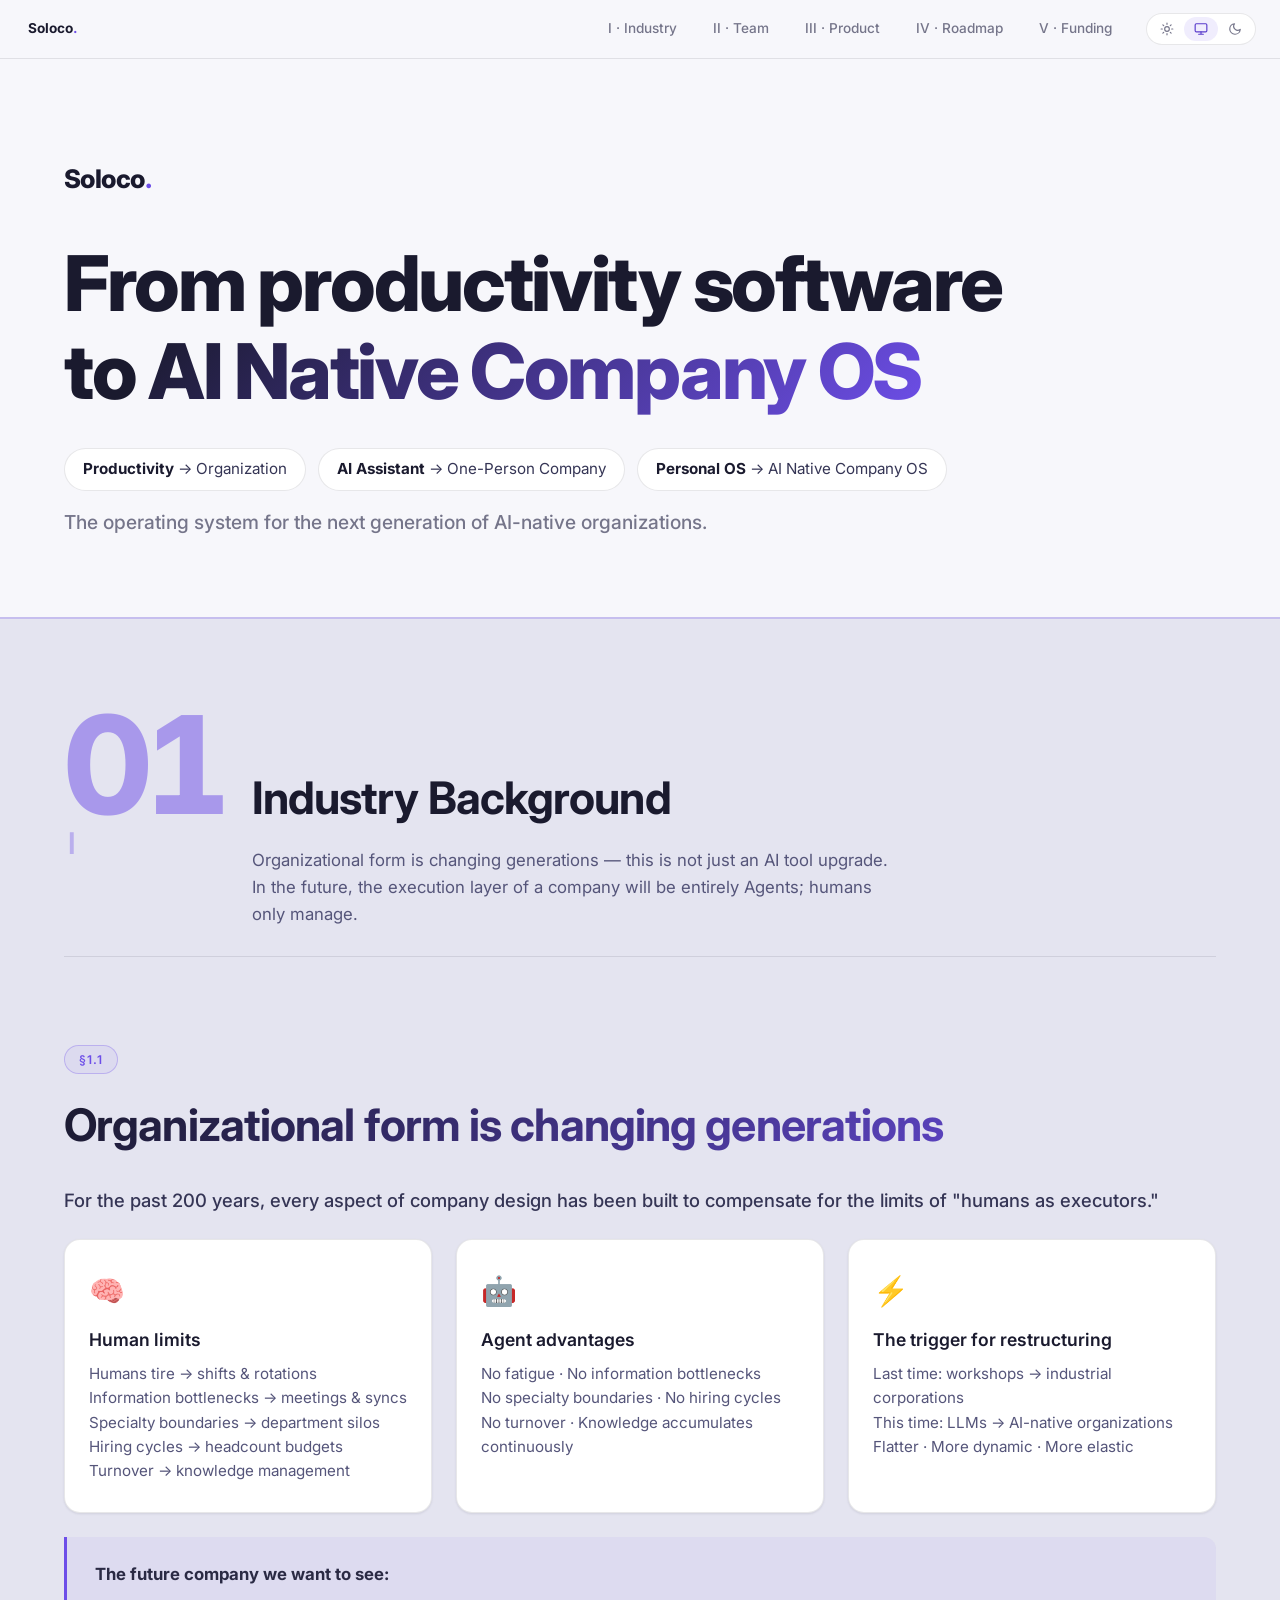
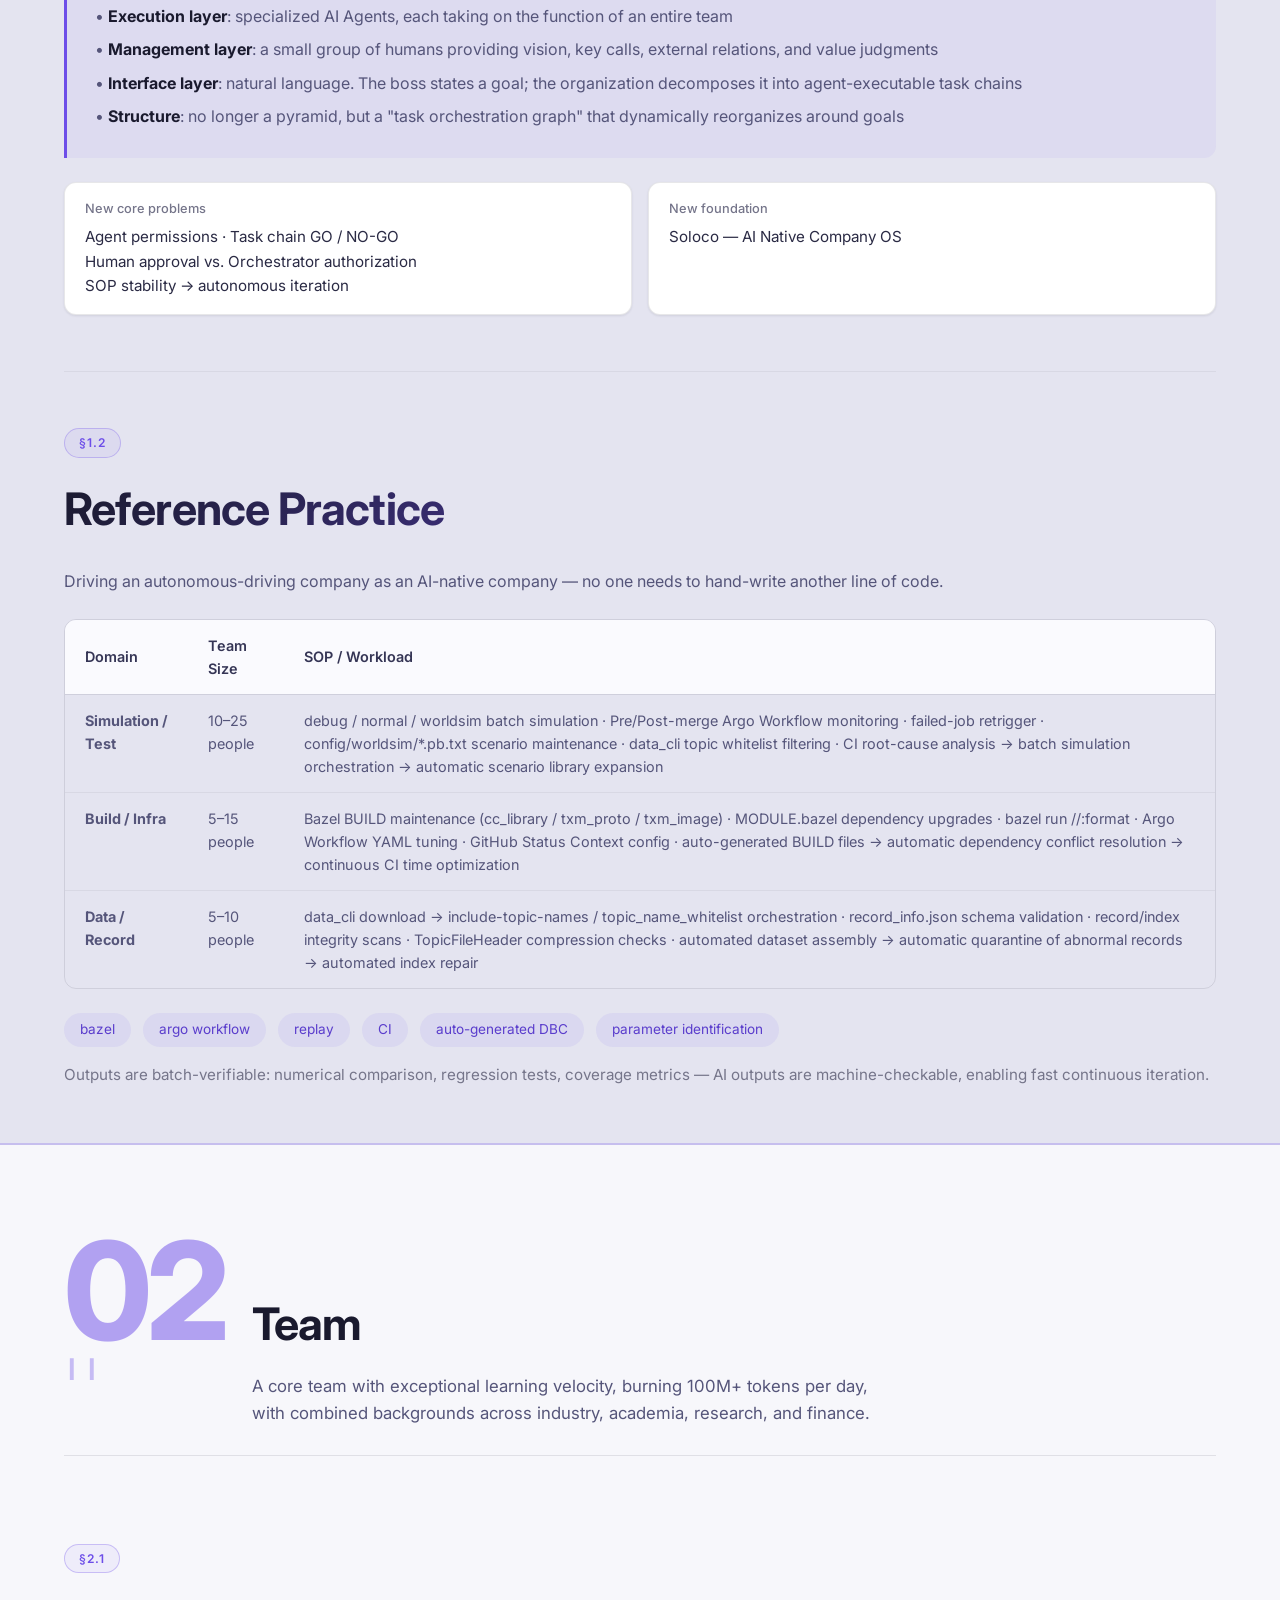
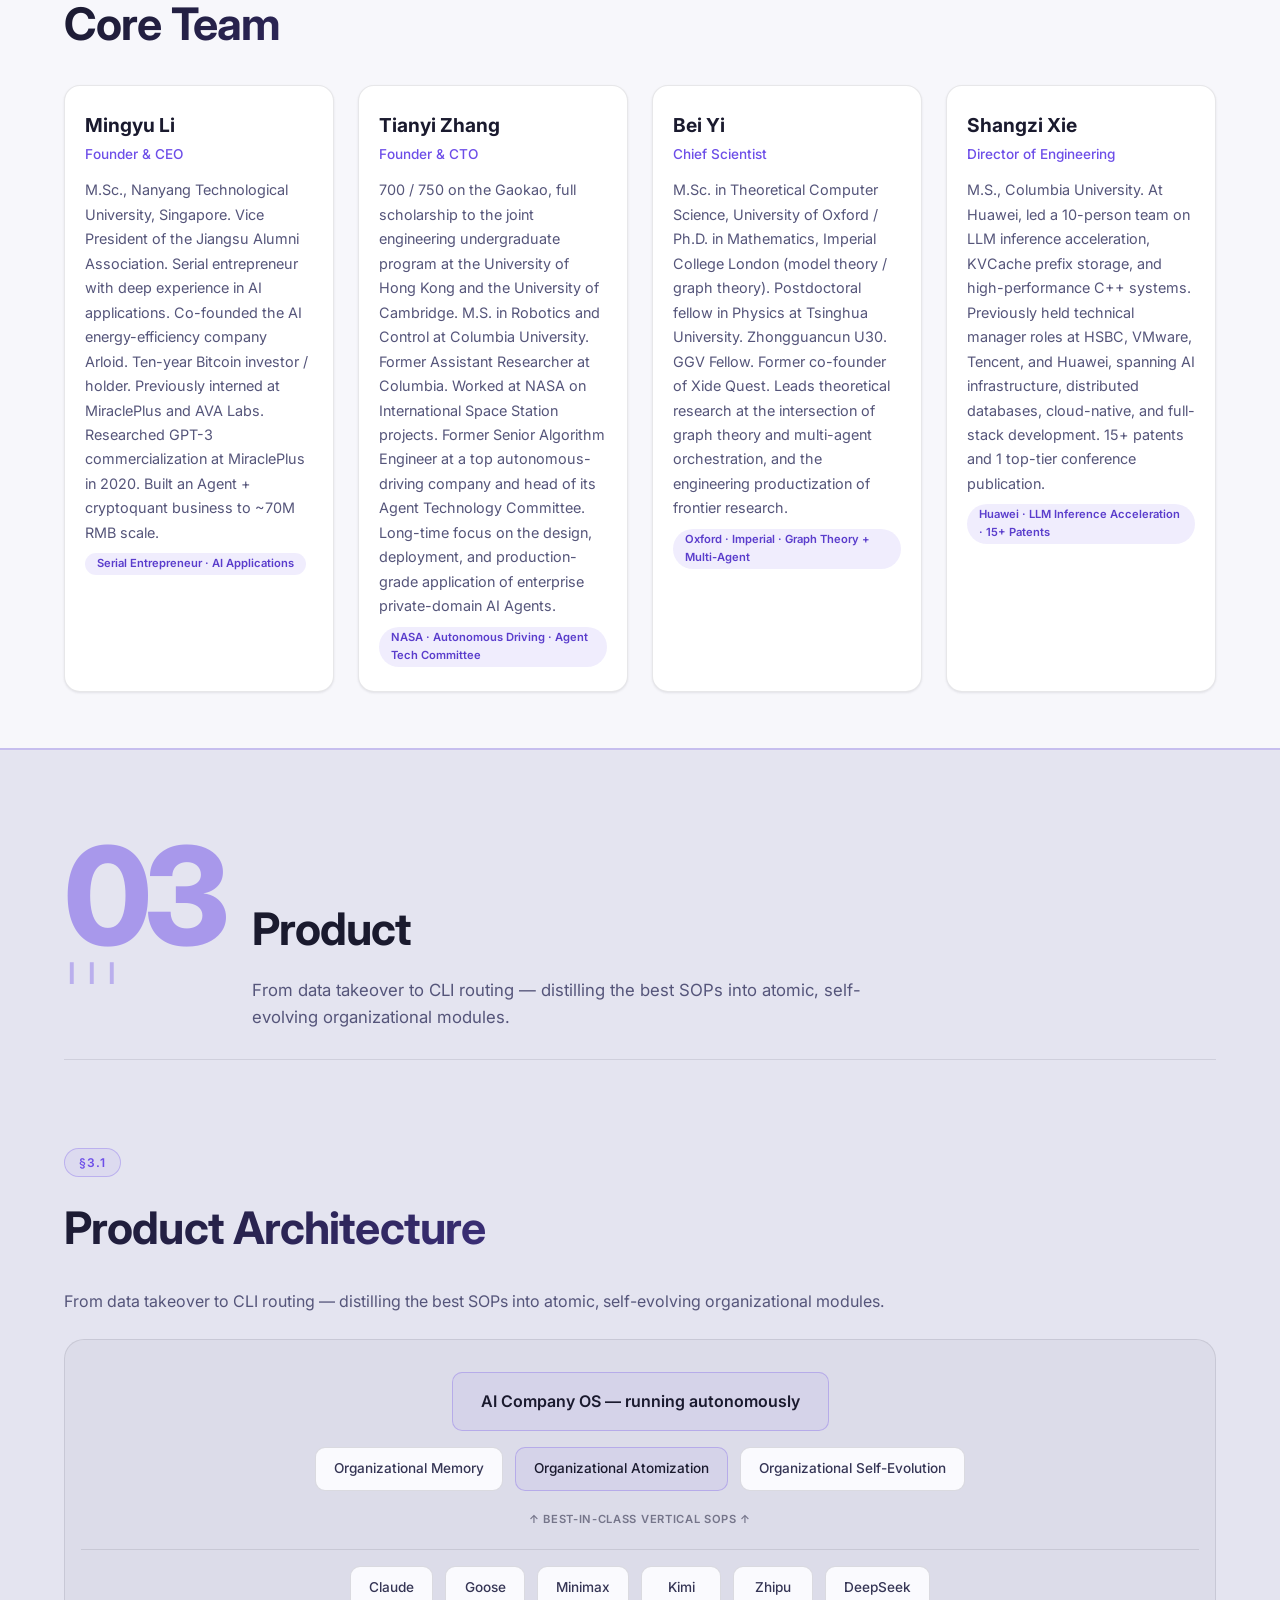
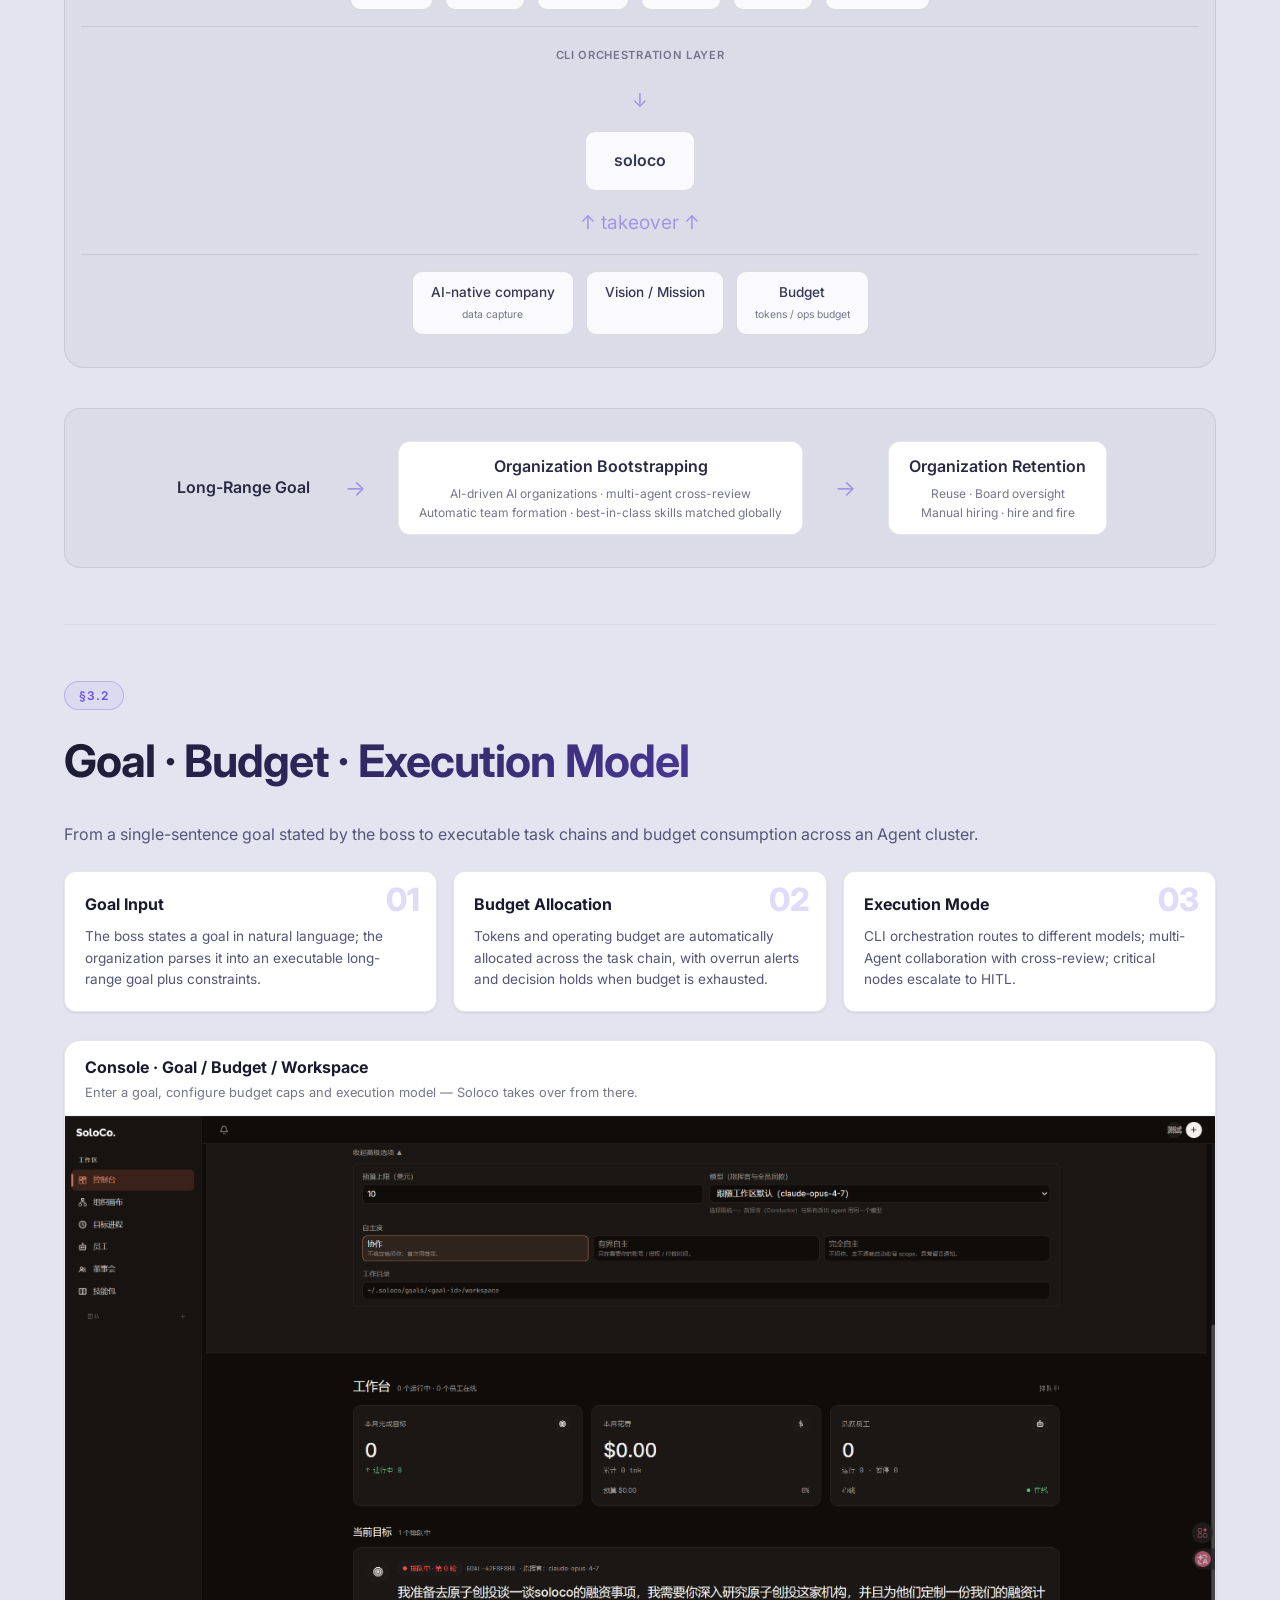
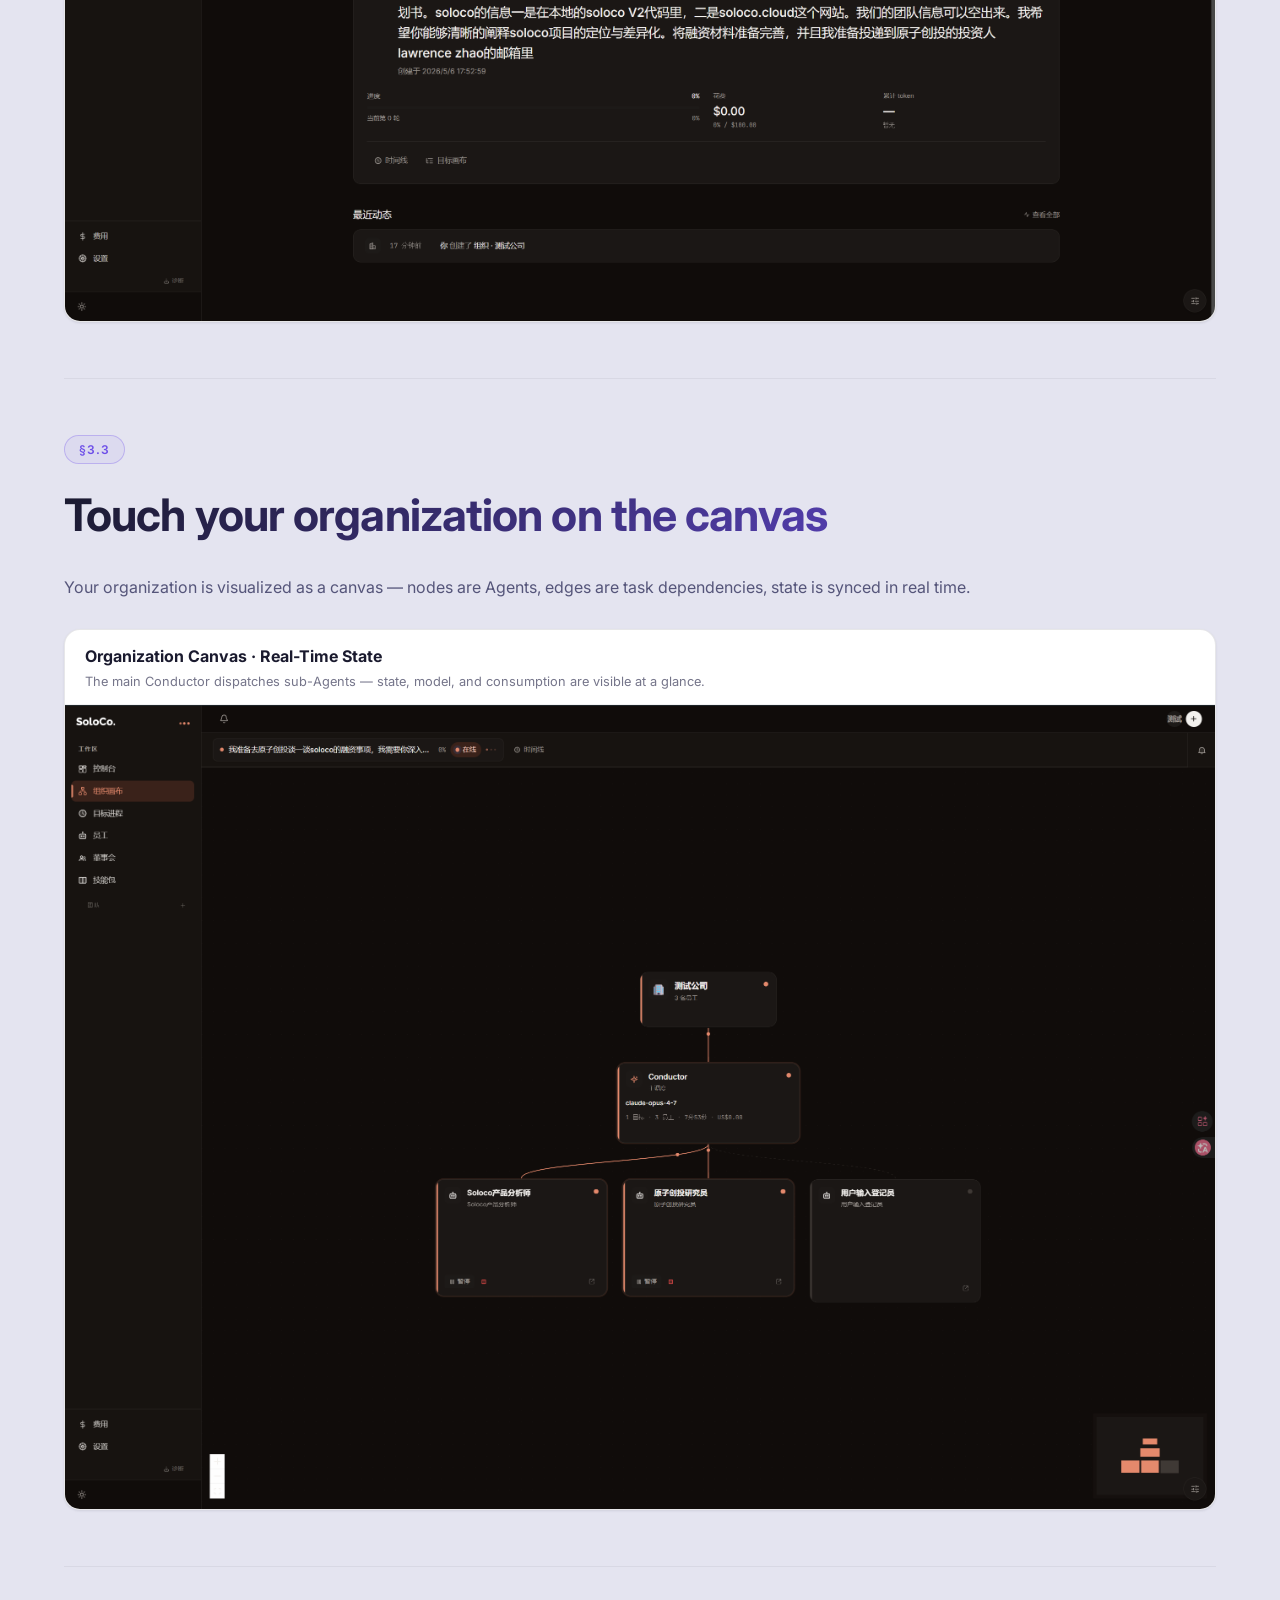
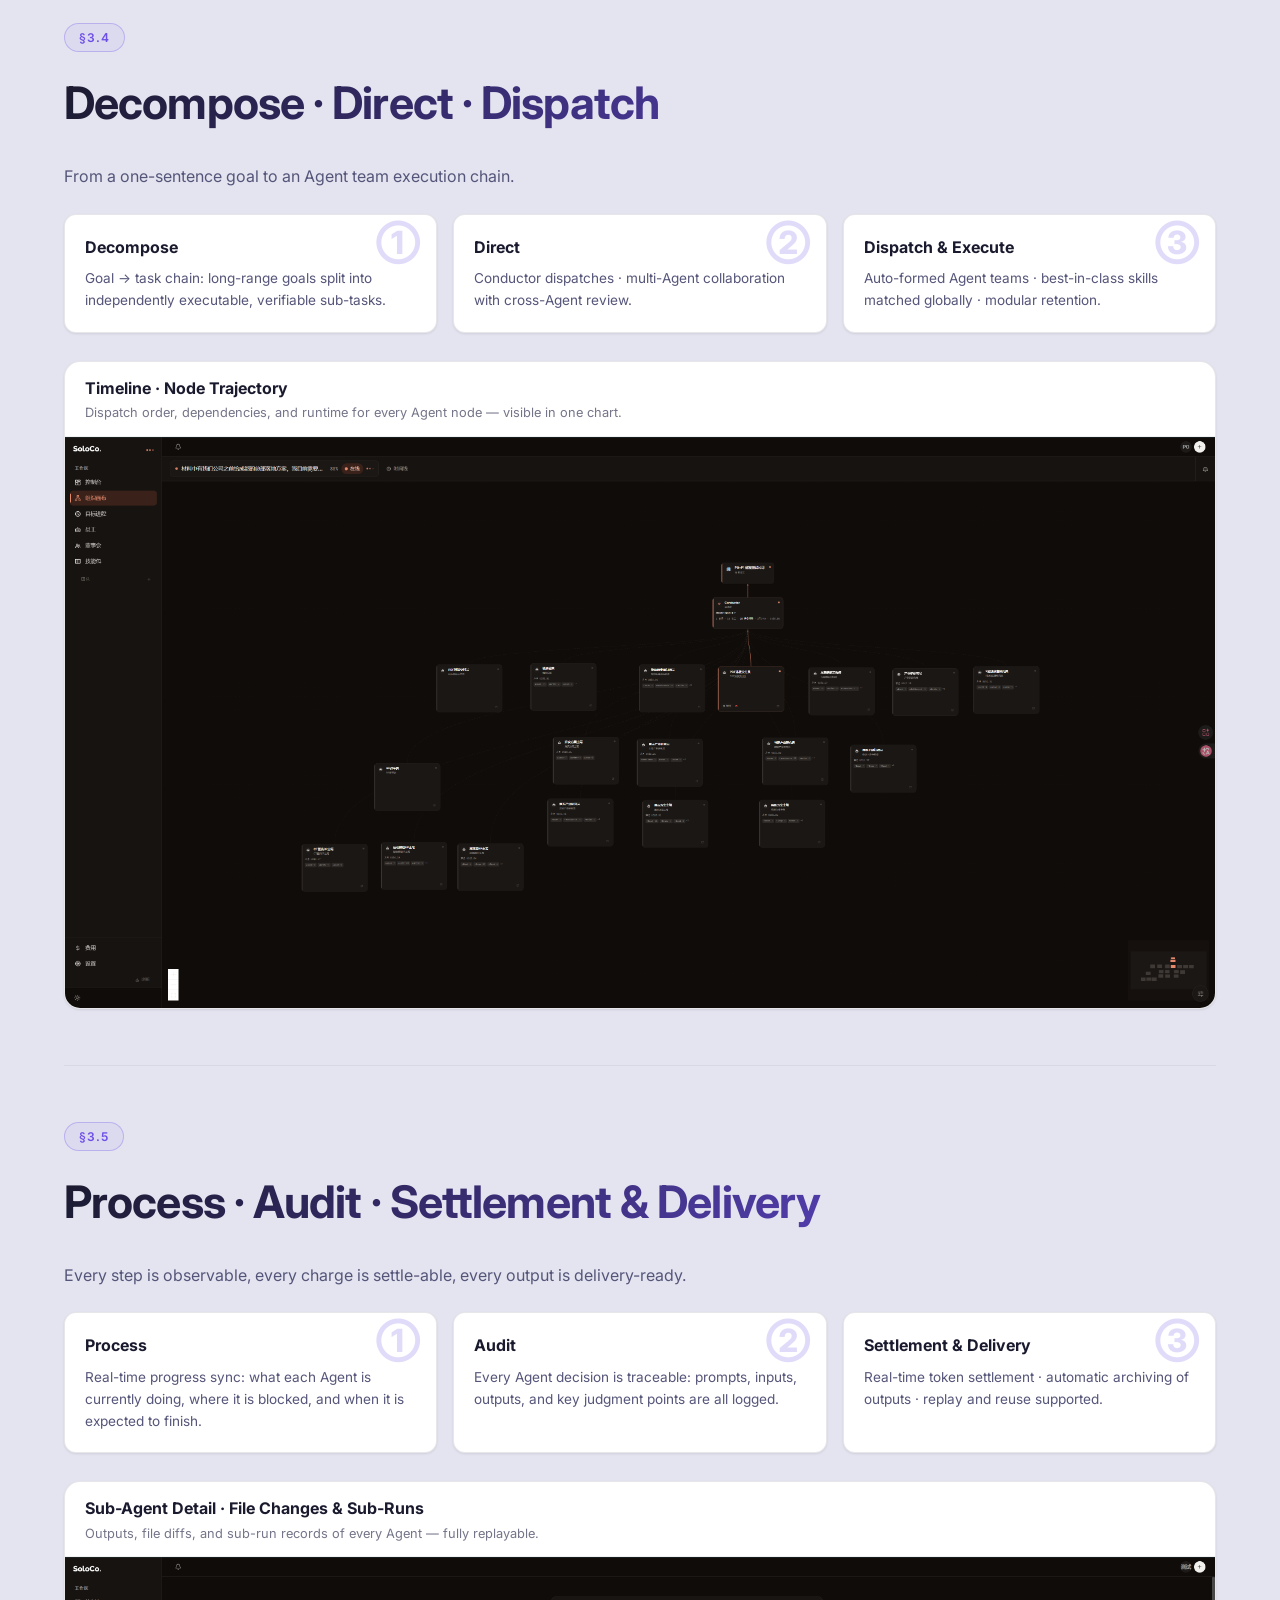
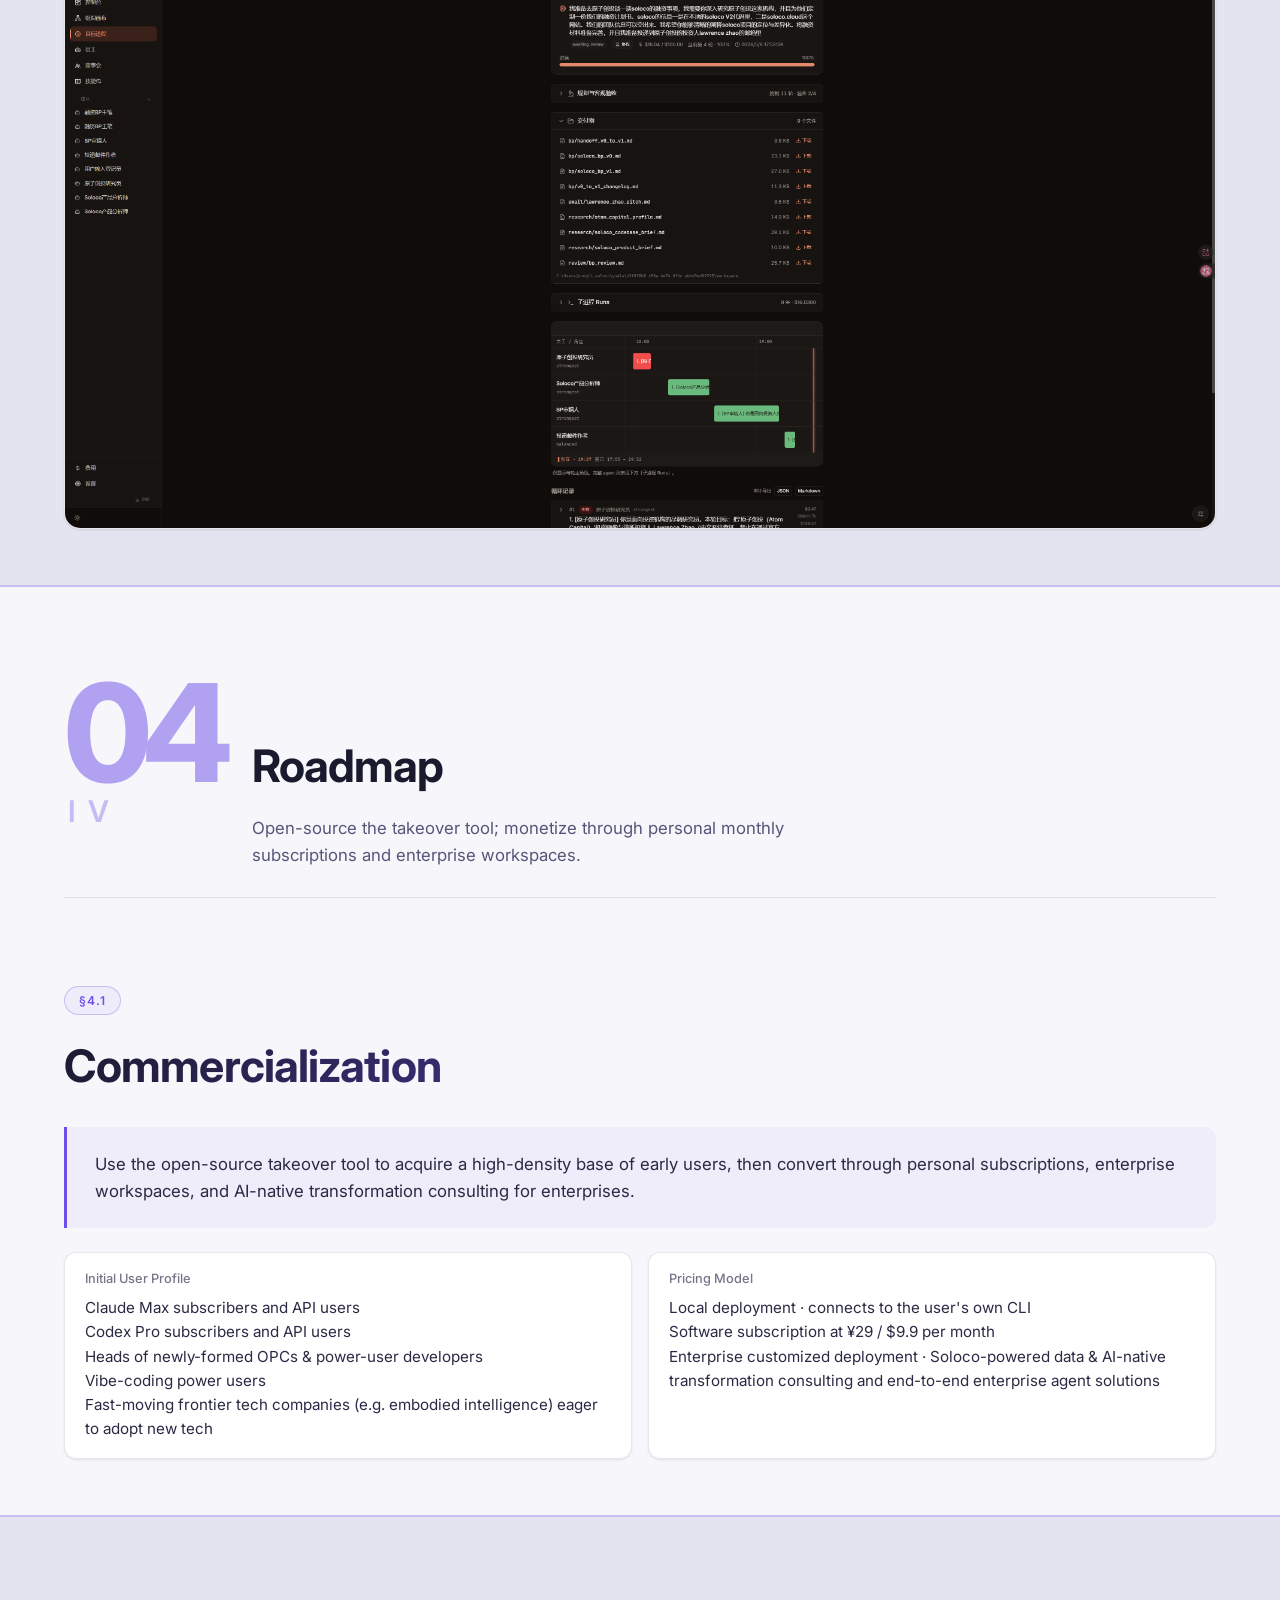
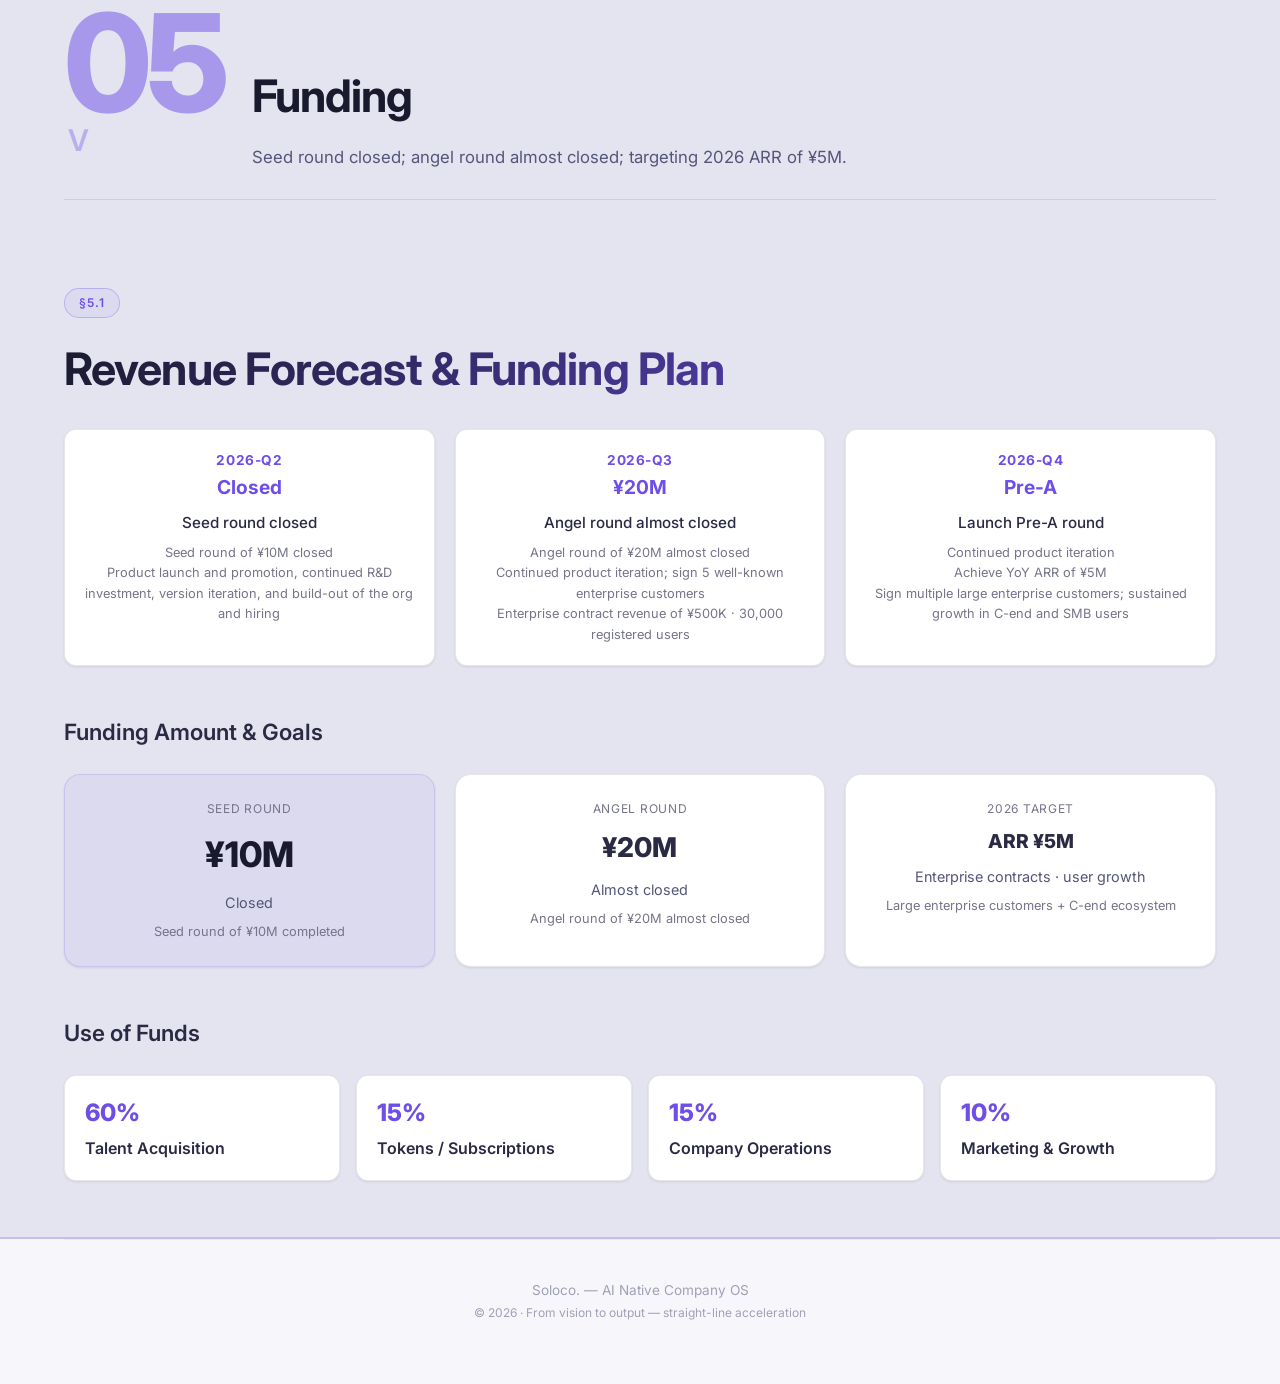
<file: business-plan-en.html>
<!DOCTYPE html>
<html lang="en" data-theme="light">
<head>
    <meta charset="UTF-8" />
    <meta name="viewport" content="width=device-width, initial-scale=1.0" />
    <title>Soloco Business Plan</title>
    <meta name="color-scheme" content="light dark" />
    <link rel="preconnect" href="https://fonts.googleapis.com" />
    <link href="https://fonts.googleapis.com/css2?family=Inter:opsz,wght@14..32,400;14..32,500;14..32,600;14..32,700;14..32,800&display=swap" rel="stylesheet" />
    <script>
        // Apply theme early to avoid flash
        (function () {
            var saved = localStorage.getItem('soloco-theme') || 'light';
            var resolved = saved;
            if (saved === 'auto') {
                resolved = window.matchMedia('(prefers-color-scheme: light)').matches ? 'light' : 'dark';
            }
            document.documentElement.dataset.theme = resolved;
            document.documentElement.dataset.themePref = saved;
        })();
    </script>
    <style>
        /* ==================== THEME TOKENS ==================== */
        :root {
            /* Dark (default) */
            --bg: #0b0b0e;
            --bg-soft: #101015;
            --bg-alt: #1c1c28;
            --bg-invert: #16161f;
            --bg-elevated: rgba(255, 255, 255, 0.03);
            --bg-elevated-2: rgba(255, 255, 255, 0.05);
            --bg-mock: #0f0f14;
            --text: #e8e8f0;
            --text-2: #d4d0e8;
            --text-3: #c8c4dd;
            --text-4: #b8b0d0;
            --text-5: #b0acc4;
            --text-muted: #908ca8;
            --text-dim: #6a6680;
            --border: rgba(255, 255, 255, 0.06);
            --border-soft: rgba(255, 255, 255, 0.04);
            --border-strong: rgba(255, 255, 255, 0.08);
            --divider-strong: rgba(167, 139, 250, 0.18);
            --accent: #a78bfa;
            --accent-hover: #c4b5fd;
            --accent-text: #c4b5fd;
            --accent-soft: rgba(167, 139, 250, 0.06);
            --accent-softer: rgba(167, 139, 250, 0.08);
            --accent-soft-bg: rgba(167, 139, 250, 0.12);
            --accent-border: rgba(167, 139, 250, 0.25);
            --accent-border-soft: rgba(167, 139, 250, 0.15);
            --logo: #f0e9ff;
            --heading-grad: linear-gradient(135deg, #f0e9ff 0%, #a78bfa 100%);
            --part-num-color: #a78bfa;
            --part-num-opacity: 0.55;
            --nav-bg: rgba(11, 11, 14, 0.78);
            --code-bg: rgba(255, 255, 255, 0.02);
            --shadow-card: 0 1px 2px rgba(0, 0, 0, 0.3);
            --shadow-img: 0 8px 30px rgba(0, 0, 0, 0.5);
        }

        :root[data-theme="light"] {
            --bg: #f7f7fb;
            --bg-soft: #ffffff;
            --bg-alt: #e4e4f0;
            --bg-invert: #1a1a2e;
            --bg-elevated: #ffffff;
            --bg-elevated-2: #fafafe;
            --bg-mock: #fafafa;
            --text: #1a1a2e;
            --text-2: #2a2a44;
            --text-3: #353555;
            --text-4: #45456a;
            --text-5: #55557a;
            --text-muted: #75758a;
            --text-dim: #a0a0b8;
            --border: rgba(26, 26, 46, 0.1);
            --border-soft: rgba(26, 26, 46, 0.06);
            --border-strong: rgba(26, 26, 46, 0.14);
            --divider-strong: rgba(109, 78, 232, 0.25);
            --accent: #6d4ee8;
            --accent-hover: #5a3dcc;
            --accent-text: #5a3dcc;
            --accent-soft: rgba(109, 78, 232, 0.06);
            --accent-softer: rgba(109, 78, 232, 0.08);
            --accent-soft-bg: rgba(109, 78, 232, 0.1);
            --accent-border: rgba(109, 78, 232, 0.3);
            --accent-border-soft: rgba(109, 78, 232, 0.18);
            --logo: #1a1a2e;
            --heading-grad: linear-gradient(135deg, #1a1a2e 0%, #6d4ee8 100%);
            --part-num-color: #6d4ee8;
            --part-num-opacity: 0.5;
            --nav-bg: rgba(247, 247, 251, 0.85);
            --code-bg: rgba(26, 26, 46, 0.03);
            --shadow-card: 0 1px 3px rgba(26, 26, 46, 0.06), 0 1px 2px rgba(26, 26, 46, 0.04);
            --shadow-img: 0 8px 30px rgba(26, 26, 46, 0.15);
        }

        /* ==================== RESET ==================== */
        * { margin: 0; padding: 0; box-sizing: border-box; }
        html { scroll-behavior: auto; }
        @media (prefers-reduced-motion: no-preference) {
            html { scroll-behavior: smooth; }
        }
        body {
            font-family: 'Inter', -apple-system, BlinkMacSystemFont, sans-serif;
            background: var(--bg);
            color: var(--text);
            line-height: 1.6;
            transition: background-color 0.3s, color 0.3s;
        }
        .container { max-width: 1200px; margin: 0 auto; padding: 0 24px; }

        /* ==================== CHAPTER NAV ==================== */
        .chapter-nav {
            position: sticky;
            top: 0;
            z-index: 50;
            background: var(--nav-bg);
            backdrop-filter: saturate(180%) blur(20px);
            -webkit-backdrop-filter: saturate(180%) blur(20px);
            border-bottom: 1px solid var(--border);
            display: flex;
            justify-content: center;
            align-items: center;
            gap: 8px;
            padding: 12px 24px;
            transition: background-color 0.3s, border-color 0.3s;
        }
        .chapter-nav a {
            color: var(--text-muted);
            text-decoration: none;
            font-size: 0.85rem;
            font-weight: 500;
            padding: 6px 14px;
            border-radius: 100px;
            transition: color 0.2s, background-color 0.2s;
            white-space: nowrap;
        }
        .chapter-nav a:hover { color: var(--text-2); background: var(--bg-elevated); }
        .chapter-nav a.active { color: var(--accent); background: var(--accent-soft); }
        .chapter-nav .nav-home {
            color: var(--logo);
            font-weight: 700;
            margin-right: auto;
            padding-left: 4px;
        }
        .chapter-nav .nav-home:hover { background: transparent; }

        /* ==================== THEME TOGGLE ==================== */
        .theme-toggle {
            display: inline-flex;
            background: var(--bg-elevated);
            border: 1px solid var(--border);
            border-radius: 100px;
            padding: 3px;
            margin-left: 12px;
            flex-shrink: 0;
        }
        .theme-toggle button {
            background: transparent;
            border: none;
            color: var(--text-muted);
            cursor: pointer;
            padding: 5px 10px;
            border-radius: 100px;
            font-size: 0.8rem;
            display: inline-flex;
            align-items: center;
            justify-content: center;
            transition: background-color 0.2s, color 0.2s;
            line-height: 1;
        }
        .theme-toggle button:hover { color: var(--text-2); }
        .theme-toggle button.active {
            background: var(--accent-soft-bg);
            color: var(--accent-text);
        }
        .theme-toggle svg { width: 14px; height: 14px; }

        /* ==================== TYPOGRAPHY ==================== */
        h1 {
            font-size: clamp(2.4rem, 6vw, 4.8rem);
            font-weight: 800;
            letter-spacing: -0.03em;
            line-height: 1.15;
        }
        h2 {
            font-size: clamp(1.8rem, 3.5vw, 3rem);
            font-weight: 700;
            letter-spacing: -0.02em;
            margin-bottom: 24px;
            background: var(--heading-grad);
            -webkit-background-clip: text;
            -webkit-text-fill-color: transparent;
            background-clip: text;
        }
        h3 { font-size: 1.4rem; font-weight: 600; margin-bottom: 16px; color: var(--text-2); }
        h4 { font-size: 1.1rem; font-weight: 600; margin-bottom: 8px; color: var(--text-4); }

        .section-tag {
            display: inline-block;
            font-size: 0.75rem;
            font-weight: 600;
            letter-spacing: 0.08em;
            text-transform: uppercase;
            color: var(--accent);
            border: 1px solid var(--accent-border);
            padding: 4px 14px;
            border-radius: 100px;
            margin-bottom: 16px;
            background: var(--accent-soft);
        }

        /* ==================== PART WRAPPER (full-width alternating) ==================== */
        .part-wrap {
            position: relative;
            transition: background-color 0.3s;
            scroll-margin-top: 60px;
        }
        .part-wrap.bg-base { background: var(--bg); }
        .part-wrap.bg-alt {
            background: var(--bg-alt);
            border-top: 2px solid var(--divider-strong);
            border-bottom: 2px solid var(--divider-strong);
            box-shadow: inset 0 1px 0 rgba(255,255,255,0.02);
        }
        .part-wrap.bg-invert {
            background: var(--bg-invert);
            border-top: 1px solid var(--divider-strong);
            border-bottom: 1px solid var(--divider-strong);
        }
        :root[data-theme="dark"] .part-wrap.bg-invert {
            background: #f3f1fa;
            color: #1a1a2e;
        }
        :root[data-theme="dark"] .part-wrap.bg-invert h3,
        :root[data-theme="dark"] .part-wrap.bg-invert h4 { color: #2a2a44; }
        :root[data-theme="dark"] .part-wrap.bg-invert .part-title { color: #1a1a2e; }
        :root[data-theme="dark"] .part-wrap.bg-invert p,
        :root[data-theme="dark"] .part-wrap.bg-invert li,
        :root[data-theme="dark"] .part-wrap.bg-invert td { color: #45456a; }
        :root[data-theme="dark"] .part-wrap.bg-invert .card,
        :root[data-theme="dark"] .part-wrap.bg-invert .team-card,
        :root[data-theme="dark"] .part-wrap.bg-invert .info-card,
        :root[data-theme="dark"] .part-wrap.bg-invert .exec-step,
        :root[data-theme="dark"] .part-wrap.bg-invert .timeline-item,
        :root[data-theme="dark"] .part-wrap.bg-invert .funding-card,
        :root[data-theme="dark"] .part-wrap.bg-invert .alloc-card,
        :root[data-theme="dark"] .part-wrap.bg-invert .flow-node.boxed {
            background: #ffffff;
            border-color: rgba(26, 26, 46, 0.1);
            box-shadow: 0 1px 3px rgba(26, 26, 46, 0.06);
        }
        :root[data-theme="dark"] .part-wrap.bg-invert .card h4 { color: #1a1a2e; }
        :root[data-theme="dark"] .part-wrap.bg-invert .team-card .name { color: #1a1a2e; }
        :root[data-theme="dark"] .part-wrap.bg-invert .flow-diagram,
        :root[data-theme="dark"] .part-wrap.bg-invert .arch-diagram { background: rgba(26, 26, 46, 0.03); border-color: rgba(26, 26, 46, 0.1); }
        :root[data-theme="dark"] .part-wrap.bg-invert .arch-box { background: #fafafe; border-color: rgba(26, 26, 46, 0.14); color: #353555; }
        :root[data-theme="dark"] .part-wrap.bg-invert .table-wrap { border-color: rgba(26, 26, 46, 0.1); }
        :root[data-theme="dark"] .part-wrap.bg-invert th { background: #fafafe; color: #353555; }
        :root[data-theme="dark"] .part-wrap.bg-invert .highlight-block p { color: #2a2a44; }
        :root[data-theme="dark"] .part-wrap.bg-invert .exec-step .step-title,
        :root[data-theme="dark"] .part-wrap.bg-invert .timeline-item .milestone,
        :root[data-theme="dark"] .part-wrap.bg-invert .funding-card .amount,
        :root[data-theme="dark"] .part-wrap.bg-invert .alloc-card .name { color: #1a1a2e; }
        :root[data-theme="dark"] .part-wrap.bg-invert section.sub { border-color: rgba(26, 26, 46, 0.06); }

        .part {
            padding: 88px 0 32px 0;
            position: relative;
            scroll-margin-top: 60px;
        }
        .part-inner {
            display: flex;
            align-items: baseline;
            gap: 28px;
            padding-bottom: 28px;
            border-bottom: 1px solid var(--border);
        }
        .part-num {
            font-size: clamp(4rem, 11vw, 8.5rem);
            font-weight: 800;
            line-height: 0.85;
            color: var(--part-num-color);
            opacity: var(--part-num-opacity);
            letter-spacing: -0.06em;
            flex-shrink: 0;
            font-feature-settings: "tnum";
            font-variant-numeric: tabular-nums;
        }
        .part-num .cn {
            display: block;
            font-size: 0.22em;
            font-weight: 600;
            letter-spacing: 0.4em;
            opacity: 0.7;
            margin-top: 8px;
            padding-left: 4px;
        }
        .part-text { flex: 1; padding-top: 8px; }
        .part-title {
            font-size: clamp(1.6rem, 4vw, 2.8rem);
            font-weight: 700;
            color: var(--text);
            letter-spacing: -0.02em;
            margin: 0 0 12px 0;
        }
        .part-intro {
            font-size: clamp(0.95rem, 1.4vw, 1.05rem);
            color: var(--text-5);
            line-height: 1.6;
            max-width: 640px;
        }

        /* ==================== SECTION ==================== */
        section.sub {
            padding: 56px 0;
            border-bottom: 1px solid var(--border-soft);
            scroll-margin-top: 60px;
        }
        .part-wrap > .container > section.sub:last-of-type { border-bottom: none; }

        /* ==================== COVER ==================== */
        .cover {
            padding: 100px 0 80px 0;
        }
        .cover .logo {
            font-size: 1.6rem;
            font-weight: 800;
            letter-spacing: -0.02em;
            color: var(--logo);
            margin-bottom: 40px;
        }
        .cover .logo span { color: var(--accent); }
        .cover-sub {
            font-size: clamp(1rem, 1.5vw, 1.2rem);
            color: var(--text-muted);
            margin-top: 16px;
            font-weight: 500;
        }
        .cover-stack {
            display: flex;
            flex-wrap: wrap;
            gap: 12px;
            margin-top: 32px;
        }
        .cover-stack .pill {
            background: var(--bg-elevated);
            border: 1px solid var(--border);
            padding: 8px 18px;
            border-radius: 100px;
            font-size: clamp(0.82rem, 1.2vw, 0.95rem);
            color: var(--text-3);
        }
        .cover-stack .pill strong { color: var(--logo); }
        .gradient-text {
            background: var(--heading-grad);
            -webkit-background-clip: text;
            -webkit-text-fill-color: transparent;
            background-clip: text;
        }

        /* ==================== CARDS ==================== */
        .card-grid {
            display: grid;
            grid-template-columns: repeat(auto-fit, minmax(280px, 1fr));
            gap: 24px;
        }
        .card {
            background: var(--bg-elevated);
            border: 1px solid var(--border);
            border-radius: 16px;
            padding: 28px 24px;
            transition: border-color 0.25s, background-color 0.3s;
            box-shadow: var(--shadow-card);
        }
        .card:hover { border-color: var(--accent-border); }
        .card .icon { font-size: 1.8rem; margin-bottom: 12px; }
        .card h4 { color: var(--text); }
        .card p { color: var(--text-5); font-size: 0.95rem; }

        /* ==================== TEAM ==================== */
        .team-grid {
            display: grid;
            grid-template-columns: repeat(auto-fit, minmax(260px, 1fr));
            gap: 24px;
        }
        .team-card {
            background: var(--bg-elevated);
            border: 1px solid var(--border);
            border-radius: 16px;
            padding: 24px 20px;
            box-shadow: var(--shadow-card);
        }
        .team-card .name { font-size: 1.2rem; font-weight: 700; color: var(--text); }
        .team-card .title { font-size: 0.85rem; color: var(--accent); font-weight: 500; margin: 4px 0 12px 0; }
        .team-card .bio { font-size: 0.9rem; color: var(--text-5); line-height: 1.7; }
        .team-card .badge {
            display: inline-block;
            font-size: 0.7rem;
            font-weight: 600;
            background: var(--accent-soft-bg);
            color: var(--accent-text);
            padding: 2px 12px;
            border-radius: 100px;
            margin-top: 8px;
        }

        /* ==================== TABLE ==================== */
        .table-wrap {
            overflow-x: auto;
            margin: 24px 0;
            border-radius: 12px;
            border: 1px solid var(--border);
            -webkit-overflow-scrolling: touch;
        }
        table { width: 100%; border-collapse: collapse; font-size: 0.9rem; min-width: 560px; }
        th {
            background: var(--bg-elevated-2);
            padding: 14px 16px;
            text-align: left;
            font-weight: 600;
            color: var(--text-3);
            border-bottom: 1px solid var(--border);
        }
        td {
            padding: 14px 16px;
            border-bottom: 1px solid var(--border-soft);
            color: var(--text-5);
            vertical-align: top;
        }
        tr:last-child td { border-bottom: none; }
        .table-wrap table td:first-child, .table-wrap table th:first-child { padding-left: 20px; }
        .table-wrap table td:last-child, .table-wrap table th:last-child { padding-right: 20px; }

        /* ==================== TIMELINE ==================== */
        .timeline { display: flex; flex-wrap: wrap; gap: 20px; margin-top: 24px; }
        .timeline-item {
            flex: 1 1 180px;
            background: var(--bg-elevated);
            border: 1px solid var(--border);
            border-radius: 12px;
            padding: 20px 18px;
            text-align: center;
            box-shadow: var(--shadow-card);
        }
        .timeline-item .quarter { font-weight: 700; color: var(--accent); font-size: 0.85rem; letter-spacing: 0.04em; }
        .timeline-item .milestone { font-size: 0.95rem; color: var(--text-2); margin: 8px 0; font-weight: 500; }
        .timeline-item .detail { font-size: 0.8rem; color: var(--text-muted); }
        .timeline-item .pct { font-size: 1.2rem; font-weight: 700; color: var(--accent); }

        /* ==================== ARCHITECTURE DIAGRAM ==================== */
        .arch-diagram {
            display: flex;
            flex-direction: column;
            align-items: center;
            gap: 16px;
            padding: 32px 16px;
            background: var(--code-bg);
            border-radius: 20px;
            border: 1px solid var(--border);
            margin: 24px 0;
            overflow-x: auto;
        }
        .arch-row { display: flex; flex-wrap: wrap; justify-content: center; gap: 12px; width: 100%; }
        .arch-box {
            background: var(--bg-elevated-2);
            border: 1px solid var(--border-strong);
            border-radius: 10px;
            padding: 10px 18px;
            font-size: 0.85rem;
            color: var(--text-3);
            text-align: center;
            min-width: 80px;
            font-weight: 500;
        }
        .arch-box.highlight {
            border-color: var(--accent-border);
            background: var(--accent-soft);
            color: var(--text);
        }
        .arch-box.large { padding: 16px 28px; font-size: 1rem; font-weight: 600; }
        .arch-box .sub { display: block; font-size: 0.65rem; font-weight: 400; color: var(--text-muted); margin-top: 4px; }
        .arch-arrow { color: var(--accent); opacity: 0.5; font-size: 1.2rem; padding: 0 4px; }
        .arch-label {
            font-size: 0.7rem;
            text-transform: uppercase;
            letter-spacing: 0.06em;
            color: var(--text-muted);
            font-weight: 600;
            margin: 4px 0;
        }

        /* ==================== HIGHLIGHT BLOCK ==================== */
        .highlight-block {
            background: var(--accent-soft);
            border-left: 3px solid var(--accent);
            padding: 24px 28px;
            border-radius: 0 12px 12px 0;
            margin: 24px 0;
        }
        .highlight-block p { color: var(--text-2); font-size: 1.05rem; }
        .highlight-block ul { list-style: none; padding: 0; margin-top: 12px; color: var(--text-5); }
        .highlight-block li { padding: 4px 0; }
        .highlight-block li strong { color: var(--text); }

        /* ==================== UTILITY CARDS ==================== */
        .info-grid {
            display: grid;
            grid-template-columns: repeat(auto-fit, minmax(200px, 1fr));
            gap: 16px;
            margin-top: 24px;
        }
        .info-card {
            background: var(--bg-elevated);
            border: 1px solid var(--border);
            border-radius: 12px;
            padding: 16px 20px;
            box-shadow: var(--shadow-card);
        }
        .info-card .label { font-size: 0.8rem; color: var(--text-muted); font-weight: 500; }
        .info-card .value { color: var(--text-2); font-size: 0.95rem; margin-top: 6px; }

        .tag-row { display: flex; flex-wrap: wrap; gap: 12px; margin-top: 16px; }
        .tag {
            background: var(--accent-softer);
            padding: 6px 16px;
            border-radius: 100px;
            font-size: 0.85rem;
            color: var(--accent-text);
        }

        /* ==================== PRODUCT SHOTS ==================== */
        .product-shots {
            display: grid;
            grid-template-columns: 1fr;
            gap: 28px;
            margin-top: 28px;
        }
        .shot-item {
            background: var(--bg-elevated);
            border: 1px solid var(--border);
            border-radius: 16px;
            overflow: hidden;
            box-shadow: var(--shadow-card);
        }
        .shot-item .shot-meta {
            padding: 14px 20px 12px 20px;
            border-bottom: 1px solid var(--border-soft);
        }
        .shot-item .shot-title { font-weight: 700; color: var(--text); font-size: 1rem; }
        .shot-item .shot-caption { color: var(--text-muted); font-size: 0.8rem; margin-top: 2px; }
        .shot-item .shot-img {
            display: block;
            width: 100%;
            height: auto;
            background: #0a0a0e;
        }
        .product-shots.cols-2 { grid-template-columns: repeat(auto-fit, minmax(420px, 1fr)); }

        /* ==================== FLOW DIAGRAM ==================== */
        .flow-diagram {
            display: flex;
            flex-wrap: wrap;
            align-items: center;
            justify-content: center;
            gap: 20px 32px;
            background: var(--code-bg);
            border-radius: 16px;
            padding: 32px 24px;
            border: 1px solid var(--border);
            margin-top: 40px;
        }
        .flow-node { text-align: center; min-width: 140px; }
        .flow-node.boxed {
            background: var(--bg-elevated);
            padding: 12px 20px;
            border-radius: 12px;
            border: 1px solid var(--border);
        }
        .flow-node .flow-title { font-size: 1rem; font-weight: 600; color: var(--text-2); }
        .flow-node .flow-desc { font-size: 0.75rem; color: var(--text-muted); margin-top: 4px; }
        .flow-arrow { font-size: 1.4rem; color: var(--accent); opacity: 0.5; }

        /* ==================== EXEC STEPS ==================== */
        .exec-steps {
            display: grid;
            grid-template-columns: repeat(auto-fit, minmax(220px, 1fr));
            gap: 16px;
            margin-top: 24px;
        }
        .exec-step {
            background: var(--bg-elevated);
            border: 1px solid var(--border);
            border-radius: 12px;
            padding: 20px;
            position: relative;
            box-shadow: var(--shadow-card);
        }
        .exec-step .step-num {
            position: absolute;
            top: 12px;
            right: 16px;
            font-size: 2rem;
            font-weight: 800;
            color: var(--accent);
            opacity: 0.2;
            line-height: 1;
        }
        .exec-step .step-title { font-weight: 700; color: var(--text); font-size: 1rem; }
        .exec-step .step-desc { font-size: 0.85rem; color: var(--text-5); margin-top: 8px; line-height: 1.6; }

        /* ==================== FINANCING ==================== */
        .funding-grid {
            display: grid;
            grid-template-columns: repeat(auto-fit, minmax(200px, 1fr));
            gap: 20px;
            margin-top: 24px;
        }
        .funding-card {
            background: var(--bg-elevated);
            border: 1px solid var(--border);
            border-radius: 16px;
            padding: 24px 20px;
            text-align: center;
            box-shadow: var(--shadow-card);
        }
        .funding-card.primary {
            background: var(--accent-soft);
            border-color: var(--accent-border-soft);
        }
        .funding-card .label {
            font-size: 0.75rem;
            text-transform: uppercase;
            letter-spacing: 0.06em;
            color: var(--text-muted);
        }
        .funding-card .amount { font-size: 2.2rem; font-weight: 800; color: var(--text); margin: 8px 0; }
        .funding-card .amount.secondary { font-size: 1.7rem; color: var(--text-2); }
        .funding-card .amount.tertiary { font-size: 1.2rem; color: var(--text-2); }
        .funding-card .status { font-size: 0.9rem; color: var(--text-5); }
        .funding-card .note { font-size: 0.8rem; color: var(--text-muted); margin-top: 8px; }

        .alloc-grid {
            display: grid;
            grid-template-columns: repeat(auto-fit, minmax(160px, 1fr));
            gap: 16px;
            margin-top: 24px;
        }
        .alloc-card {
            background: var(--bg-elevated);
            border: 1px solid var(--border);
            border-radius: 12px;
            padding: 18px 20px;
            box-shadow: var(--shadow-card);
        }
        .alloc-card .pct { font-size: 1.5rem; font-weight: 800; color: var(--accent); }
        .alloc-card .name { font-weight: 600; color: var(--text-2); margin-top: 4px; }

        /* ==================== FOOTER ==================== */
        .footer {
            padding: 40px 0 60px 0;
            text-align: center;
            color: var(--text-dim);
            font-size: 0.85rem;
            border-top: 1px solid var(--border-soft);
        }
        .footer a { color: var(--accent); text-decoration: none; }

        /* ==================== RESPONSIVE ==================== */
        @media (max-width: 900px) {
            .product-shots.cols-2 { grid-template-columns: 1fr; }
        }
        @media (max-width: 768px) {
            .container { padding: 0 18px; }
            .chapter-nav { gap: 2px; padding: 10px 12px; overflow-x: auto; justify-content: flex-start; }
            .chapter-nav::-webkit-scrollbar { display: none; }
            .chapter-nav { scrollbar-width: none; }
            .chapter-nav a { font-size: 0.78rem; padding: 5px 10px; }
            .chapter-nav .nav-home { display: none; }
            .part { padding: 56px 0 20px 0; }
            .part-inner {
                flex-direction: column;
                gap: 8px;
                align-items: flex-start;
                padding-bottom: 20px;
            }
            .part-num {
                font-size: 4rem;
                line-height: 1;
            }
            .part-num .cn {
                display: inline-block;
                font-size: 0.3em;
                margin-top: 0;
                margin-left: 12px;
                vertical-align: middle;
            }
            section.sub { padding: 36px 0; }
            .cover { padding: 48px 0 36px 0; }
            .cover .logo { margin-bottom: 24px; font-size: 1.4rem; }
            .cover-stack { gap: 8px; margin-top: 24px; }
            .cover-stack .pill { padding: 6px 14px; }
            .team-grid { grid-template-columns: 1fr; gap: 16px; }
            .card-grid { grid-template-columns: 1fr; gap: 16px; }
            .info-grid { grid-template-columns: 1fr; }
            .funding-grid { grid-template-columns: 1fr; gap: 14px; }
            .alloc-grid { grid-template-columns: repeat(2, 1fr); gap: 12px; }
            .alloc-card { padding: 14px 16px; }
            .alloc-card .pct { font-size: 1.3rem; }
            .timeline { flex-direction: column; gap: 14px; }
            .arch-row { flex-direction: column; align-items: center; }
            .arch-arrow { transform: rotate(90deg); }
            .flow-diagram { gap: 16px; padding: 24px 16px; }
            .flow-arrow { transform: rotate(90deg); }
            .highlight-block { padding: 18px 20px; }
            .highlight-block p { font-size: 0.95rem; }
            h2 { margin-bottom: 18px; }
            .exec-steps { grid-template-columns: 1fr; }
            .funding-card .amount { font-size: 1.8rem; }
            .funding-card .amount.secondary { font-size: 1.5rem; }
            .shot-item .shot-meta { padding: 12px 16px; }
            section.sub > p { font-size: 0.95rem; }
        }
        @media (max-width: 480px) {
            .container { padding: 0 14px; }
            .part-num { font-size: 3.2rem; }
            .alloc-grid { grid-template-columns: 1fr; }
            .cover { padding: 36px 0 28px 0; }
            section.sub { padding: 28px 0; }
            .part { padding: 44px 0 16px 0; }
            .card { padding: 22px 18px; }
            .team-card { padding: 20px 16px; }
            .timeline-item { padding: 18px 14px; }
        }
    </style>
</head>
<body>

    <!-- ==================== CHAPTER NAV ==================== -->
    <nav class="chapter-nav">
        <a href="#top" class="nav-home">Soloco<span style="color:var(--accent)">.</span></a>
        <a href="#part-1" data-nav>I · Industry</a>
        <a href="#part-2" data-nav>II · Team</a>
        <a href="#part-3" data-nav>III · Product</a>
        <a href="#part-4" data-nav>IV · Roadmap</a>
        <a href="#part-5" data-nav>V · Funding</a>
        <div class="theme-toggle" role="group" aria-label="Theme toggle">
            <button data-theme-set="light" title="Light" aria-label="Light">
                <svg viewBox="0 0 24 24" fill="none" stroke="currentColor" stroke-width="2" stroke-linecap="round" stroke-linejoin="round"><circle cx="12" cy="12" r="4"/><path d="M12 2v2M12 20v2M4.93 4.93l1.41 1.41M17.66 17.66l1.41 1.41M2 12h2M20 12h2M6.34 17.66l-1.41 1.41M19.07 4.93l-1.41 1.41"/></svg>
            </button>
            <button data-theme-set="auto" title="Auto (system)" aria-label="Auto (system)">
                <svg viewBox="0 0 24 24" fill="none" stroke="currentColor" stroke-width="2" stroke-linecap="round" stroke-linejoin="round"><rect x="2" y="3" width="20" height="14" rx="2"/><path d="M8 21h8M12 17v4"/></svg>
            </button>
            <button data-theme-set="dark" title="Dark" aria-label="Dark">
                <svg viewBox="0 0 24 24" fill="none" stroke="currentColor" stroke-width="2" stroke-linecap="round" stroke-linejoin="round"><path d="M21 12.79A9 9 0 1 1 11.21 3 7 7 0 0 0 21 12.79z"/></svg>
            </button>
        </div>
    </nav>

    <!-- ==================== COVER ==================== -->
    <div class="part-wrap bg-base" id="top">
        <div class="container">
            <header class="cover">
                <div class="logo">Soloco<span>.</span></div>
                <h1>From productivity software<br />to <span class="gradient-text">AI Native Company OS</span></h1>
                <div class="cover-stack">
                    <span class="pill"><strong>Productivity</strong> → Organization</span>
                    <span class="pill"><strong>AI Assistant</strong> → One-Person Company</span>
                    <span class="pill"><strong>Personal OS</strong> → AI Native Company OS</span>
                </div>
                <p class="cover-sub">The operating system for the next generation of AI-native organizations.</p>
            </header>
        </div>
    </div>

    <!-- ==================== PART 1 (alt bg) ==================== -->
    <div class="part-wrap bg-alt" id="part-1">
        <div class="container">
            <div class="part">
                <div class="part-inner">
                    <div class="part-num">01<span class="cn">I</span></div>
                    <div class="part-text">
                        <div class="part-title">Industry Background</div>
                        <div class="part-intro">Organizational form is changing generations — this is not just an AI tool upgrade. In the future, the execution layer of a company will be entirely Agents; humans only manage.</div>
                    </div>
                </div>
            </div>

            <section class="sub" id="sec-1-1">
                <div class="section-tag">§1.1</div>
                <h2>Organizational form is changing generations</h2>
                <p style="font-size:1.15rem;color:var(--text-3);margin-bottom:24px;font-weight:500;">For the past 200 years, every aspect of company design has been built to compensate for the limits of "humans as executors."</p>

                <div class="card-grid">
                    <div class="card">
                        <div class="icon">🧠</div>
                        <h4>Human limits</h4>
                        <p>Humans tire → shifts &amp; rotations<br />Information bottlenecks → meetings &amp; syncs<br />Specialty boundaries → department silos<br />Hiring cycles → headcount budgets<br />Turnover → knowledge management</p>
                    </div>
                    <div class="card">
                        <div class="icon">🤖</div>
                        <h4>Agent advantages</h4>
                        <p>No fatigue · No information bottlenecks<br />No specialty boundaries · No hiring cycles<br />No turnover · Knowledge accumulates continuously</p>
                    </div>
                    <div class="card">
                        <div class="icon">⚡</div>
                        <h4>The trigger for restructuring</h4>
                        <p>Last time: workshops → industrial corporations<br />This time: LLMs → AI-native organizations<br />Flatter · More dynamic · More elastic</p>
                    </div>
                </div>

                <div class="highlight-block">
                    <p><strong>The future company we want to see:</strong></p>
                    <ul>
                        <li>• <strong>Execution layer</strong>: specialized AI Agents, each taking on the function of an entire team</li>
                        <li>• <strong>Management layer</strong>: a small group of humans providing vision, key calls, external relations, and value judgments</li>
                        <li>• <strong>Interface layer</strong>: natural language. The boss states a goal; the organization decomposes it into agent-executable task chains</li>
                        <li>• <strong>Structure</strong>: no longer a pyramid, but a "task orchestration graph" that dynamically reorganizes around goals</li>
                    </ul>
                </div>

                <div class="info-grid">
                    <div class="info-card">
                        <div class="label">New core problems</div>
                        <div class="value">Agent permissions · Task chain GO / NO-GO<br />Human approval vs. Orchestrator authorization<br />SOP stability → autonomous iteration</div>
                    </div>
                    <div class="info-card">
                        <div class="label">New foundation</div>
                        <div class="value">Soloco — AI Native Company OS</div>
                    </div>
                </div>
            </section>

            <section class="sub" id="sec-1-2">
                <div class="section-tag">§1.2</div>
                <h2>Reference Practice</h2>
                <p style="color:var(--text-5);margin-bottom:24px;">Driving an autonomous-driving company as an AI-native company — no one needs to hand-write another line of code.</p>

                <div class="table-wrap">
                    <table>
                        <thead>
                            <tr><th>Domain</th><th>Team Size</th><th>SOP / Workload</th></tr>
                        </thead>
                        <tbody>
                            <tr>
                                <td><strong>Simulation / Test</strong></td>
                                <td>10–25 people</td>
                                <td>debug / normal / worldsim batch simulation · Pre/Post-merge Argo Workflow monitoring · failed-job retrigger · config/worldsim/*.pb.txt scenario maintenance · data_cli topic whitelist filtering · CI root-cause analysis → batch simulation orchestration → automatic scenario library expansion</td>
                            </tr>
                            <tr>
                                <td><strong>Build / Infra</strong></td>
                                <td>5–15 people</td>
                                <td>Bazel BUILD maintenance (cc_library / txm_proto / txm_image) · MODULE.bazel dependency upgrades · bazel run //:format · Argo Workflow YAML tuning · GitHub Status Context config · auto-generated BUILD files → automatic dependency conflict resolution → continuous CI time optimization</td>
                            </tr>
                            <tr>
                                <td><strong>Data / Record</strong></td>
                                <td>5–10 people</td>
                                <td>data_cli download → include-topic-names / topic_name_whitelist orchestration · record_info.json schema validation · record/index integrity scans · TopicFileHeader compression checks · automated dataset assembly → automatic quarantine of abnormal records → automated index repair</td>
                            </tr>
                        </tbody>
                    </table>
                </div>

                <div class="tag-row">
                    <span class="tag">bazel</span>
                    <span class="tag">argo workflow</span>
                    <span class="tag">replay</span>
                    <span class="tag">CI</span>
                    <span class="tag">auto-generated DBC</span>
                    <span class="tag">parameter identification</span>
                </div>
                <p style="color:var(--text-muted);margin-top:16px;font-size:0.95rem;">Outputs are batch-verifiable: numerical comparison, regression tests, coverage metrics — AI outputs are machine-checkable, enabling fast continuous iteration.</p>
            </section>
        </div>
    </div>

    <!-- ==================== PART 2 (base bg) ==================== -->
    <div class="part-wrap bg-base" id="part-2">
        <div class="container">
            <div class="part">
                <div class="part-inner">
                    <div class="part-num">02<span class="cn">II</span></div>
                    <div class="part-text">
                        <div class="part-title">Team</div>
                        <div class="part-intro">A core team with exceptional learning velocity, burning 100M+ tokens per day, with combined backgrounds across industry, academia, research, and finance.</div>
                    </div>
                </div>
            </div>

            <section class="sub" id="sec-2-1">
                <div class="section-tag">§2.1</div>
                <h2>Core Team</h2>

                <div class="team-grid">
                    <div class="team-card">
                        <div class="name">Mingyu Li</div>
                        <div class="title">Founder &amp; CEO</div>
                        <div class="bio">
                            M.Sc., Nanyang Technological University, Singapore. Vice President of the Jiangsu Alumni Association. Serial entrepreneur with deep experience in AI applications. Co-founded the AI energy-efficiency company Arloid. Ten-year Bitcoin investor / holder. Previously interned at MiraclePlus and AVA Labs. Researched GPT-3 commercialization at MiraclePlus in 2020. Built an Agent + cryptoquant business to ~70M RMB scale.
                        </div>
                        <span class="badge">Serial Entrepreneur · AI Applications</span>
                    </div>

                    <div class="team-card">
                        <div class="name">Tianyi Zhang</div>
                        <div class="title">Founder &amp; CTO</div>
                        <div class="bio">
                            700 / 750 on the Gaokao, full scholarship to the joint engineering undergraduate program at the University of Hong Kong and the University of Cambridge. M.S. in Robotics and Control at Columbia University. Former Assistant Researcher at Columbia. Worked at NASA on International Space Station projects. Former Senior Algorithm Engineer at a top autonomous-driving company and head of its Agent Technology Committee. Long-time focus on the design, deployment, and production-grade application of enterprise private-domain AI Agents.
                        </div>
                        <span class="badge">NASA · Autonomous Driving · Agent Tech Committee</span>
                    </div>

                    <div class="team-card">
                        <div class="name">Bei Yi</div>
                        <div class="title">Chief Scientist</div>
                        <div class="bio">
                            M.Sc. in Theoretical Computer Science, University of Oxford / Ph.D. in Mathematics, Imperial College London (model theory / graph theory). Postdoctoral fellow in Physics at Tsinghua University. Zhongguancun U30. GGV Fellow. Former co-founder of Xide Quest. Leads theoretical research at the intersection of graph theory and multi-agent orchestration, and the engineering productization of frontier research.
                        </div>
                        <span class="badge">Oxford · Imperial · Graph Theory + Multi-Agent</span>
                    </div>

                    <div class="team-card">
                        <div class="name">Shangzi Xie</div>
                        <div class="title">Director of Engineering</div>
                        <div class="bio">
                            M.S., Columbia University. At Huawei, led a 10-person team on LLM inference acceleration, KVCache prefix storage, and high-performance C++ systems. Previously held technical manager roles at HSBC, VMware, Tencent, and Huawei, spanning AI infrastructure, distributed databases, cloud-native, and full-stack development. 15+ patents and 1 top-tier conference publication.
                        </div>
                        <span class="badge">Huawei · LLM Inference Acceleration · 15+ Patents</span>
                    </div>
                </div>
            </section>
        </div>
    </div>

    <!-- ==================== PART 3 (alt bg) ==================== -->
    <div class="part-wrap bg-alt" id="part-3">
        <div class="container">
            <div class="part">
                <div class="part-inner">
                    <div class="part-num">03<span class="cn">III</span></div>
                    <div class="part-text">
                        <div class="part-title">Product</div>
                        <div class="part-intro">From data takeover to CLI routing — distilling the best SOPs into atomic, self-evolving organizational modules.</div>
                    </div>
                </div>
            </div>

            <section class="sub" id="sec-3-1">
                <div class="section-tag">§3.1</div>
                <h2>Product Architecture</h2>
                <p style="color:var(--text-5);margin-bottom:24px;">From data takeover to CLI routing — distilling the best SOPs into atomic, self-evolving organizational modules.</p>

                <div class="arch-diagram">
                    <div class="arch-row">
                        <div class="arch-box large highlight">AI Company OS — running autonomously</div>
                    </div>
                    <div class="arch-row">
                        <div class="arch-box">Organizational Memory</div>
                        <div class="arch-box highlight">Organizational Atomization</div>
                        <div class="arch-box">Organizational Self-Evolution</div>
                    </div>
                    <div class="arch-label">↑ Best-in-Class Vertical SOPs ↑</div>

                    <div class="arch-row" style="border-top:1px solid var(--border);padding-top:16px;border-bottom:1px solid var(--border);padding-bottom:16px;">
                        <div class="arch-box">Claude</div>
                        <div class="arch-box">Goose</div>
                        <div class="arch-box">Minimax</div>
                        <div class="arch-box">Kimi</div>
                        <div class="arch-box">Zhipu</div>
                        <div class="arch-box">DeepSeek</div>
                    </div>
                    <div class="arch-label">CLI Orchestration Layer</div>
                    <div class="arch-arrow">↓</div>
                    <div class="arch-row">
                        <div class="arch-box large">soloco</div>
                    </div>
                    <div class="arch-arrow">↑ takeover ↑</div>
                    <div class="arch-row" style="border-top:1px solid var(--border);padding-top:16px;">
                        <div class="arch-box">AI-native company<br /><span class="sub">data capture</span></div>
                        <div class="arch-box">Vision / Mission</div>
                        <div class="arch-box">Budget<br /><span class="sub">tokens / ops budget</span></div>
                    </div>
                </div>

                <div class="flow-diagram">
                    <div class="flow-node">
                        <div class="flow-title">Long-Range Goal</div>
                    </div>
                    <div class="flow-arrow">→</div>
                    <div class="flow-node boxed">
                        <div class="flow-title">Organization Bootstrapping</div>
                        <div class="flow-desc">AI-driven AI organizations · multi-agent cross-review<br />Automatic team formation · best-in-class skills matched globally</div>
                    </div>
                    <div class="flow-arrow">→</div>
                    <div class="flow-node boxed">
                        <div class="flow-title">Organization Retention</div>
                        <div class="flow-desc">Reuse · Board oversight<br />Manual hiring · hire and fire</div>
                    </div>
                </div>
            </section>

            <section class="sub" id="sec-3-2">
                <div class="section-tag">§3.2</div>
                <h2>Goal · Budget · Execution Model</h2>
                <p style="color:var(--text-5);margin-bottom:24px;">From a single-sentence goal stated by the boss to executable task chains and budget consumption across an Agent cluster.</p>

                <div class="exec-steps">
                    <div class="exec-step">
                        <div class="step-num">01</div>
                        <div class="step-title">Goal Input</div>
                        <div class="step-desc">The boss states a goal in natural language; the organization parses it into an executable long-range goal plus constraints.</div>
                    </div>
                    <div class="exec-step">
                        <div class="step-num">02</div>
                        <div class="step-title">Budget Allocation</div>
                        <div class="step-desc">Tokens and operating budget are automatically allocated across the task chain, with overrun alerts and decision holds when budget is exhausted.</div>
                    </div>
                    <div class="exec-step">
                        <div class="step-num">03</div>
                        <div class="step-title">Execution Mode</div>
                        <div class="step-desc">CLI orchestration routes to different models; multi-Agent collaboration with cross-review; critical nodes escalate to HITL.</div>
                    </div>
                </div>

                <div class="product-shots">
                    <figure class="shot-item">
                        <div class="shot-meta">
                            <div class="shot-title">Console · Goal / Budget / Workspace</div>
                            <div class="shot-caption">Enter a goal, configure budget caps and execution model — Soloco takes over from there.</div>
                        </div>
                        <img class="shot-img" src="assets/slide08_00.png" alt="Soloco console — goal, budget, current goal list" loading="lazy" />
                    </figure>
                </div>
            </section>

            <section class="sub" id="sec-3-3">
                <div class="section-tag">§3.3</div>
                <h2>Touch your organization on the canvas</h2>
                <p style="color:var(--text-5);margin-bottom:24px;">Your organization is visualized as a canvas — nodes are Agents, edges are task dependencies, state is synced in real time.</p>

                <div class="product-shots">
                    <figure class="shot-item">
                        <div class="shot-meta">
                            <div class="shot-title">Organization Canvas · Real-Time State</div>
                            <div class="shot-caption">The main Conductor dispatches sub-Agents — state, model, and consumption are visible at a glance.</div>
                        </div>
                        <img class="shot-img" src="assets/slide10_00.png" alt="Soloco organization canvas — Conductor and sub-Agent node view" loading="lazy" />
                    </figure>
                </div>
            </section>

            <section class="sub" id="sec-3-4">
                <div class="section-tag">§3.4</div>
                <h2>Decompose · Direct · Dispatch</h2>
                <p style="color:var(--text-5);margin-bottom:24px;">From a one-sentence goal to an Agent team execution chain.</p>

                <div class="exec-steps">
                    <div class="exec-step">
                        <div class="step-num">①</div>
                        <div class="step-title">Decompose</div>
                        <div class="step-desc">Goal → task chain: long-range goals split into independently executable, verifiable sub-tasks.</div>
                    </div>
                    <div class="exec-step">
                        <div class="step-num">②</div>
                        <div class="step-title">Direct</div>
                        <div class="step-desc">Conductor dispatches · multi-Agent collaboration with cross-Agent review.</div>
                    </div>
                    <div class="exec-step">
                        <div class="step-num">③</div>
                        <div class="step-title">Dispatch &amp; Execute</div>
                        <div class="step-desc">Auto-formed Agent teams · best-in-class skills matched globally · modular retention.</div>
                    </div>
                </div>

                <div class="product-shots">
                    <figure class="shot-item">
                        <div class="shot-meta">
                            <div class="shot-title">Timeline · Node Trajectory</div>
                            <div class="shot-caption">Dispatch order, dependencies, and runtime for every Agent node — visible in one chart.</div>
                        </div>
                        <img class="shot-img" src="assets/slide09_00.png" alt="Soloco timeline — Agent node dispatch trajectory" loading="lazy" />
                    </figure>
                </div>
            </section>

            <section class="sub" id="sec-3-5">
                <div class="section-tag">§3.5</div>
                <h2>Process · Audit · Settlement &amp; Delivery</h2>
                <p style="color:var(--text-5);margin-bottom:24px;">Every step is observable, every charge is settle-able, every output is delivery-ready.</p>

                <div class="exec-steps">
                    <div class="exec-step">
                        <div class="step-num">①</div>
                        <div class="step-title">Process</div>
                        <div class="step-desc">Real-time progress sync: what each Agent is currently doing, where it is blocked, and when it is expected to finish.</div>
                    </div>
                    <div class="exec-step">
                        <div class="step-num">②</div>
                        <div class="step-title">Audit</div>
                        <div class="step-desc">Every Agent decision is traceable: prompts, inputs, outputs, and key judgment points are all logged.</div>
                    </div>
                    <div class="exec-step">
                        <div class="step-num">③</div>
                        <div class="step-title">Settlement &amp; Delivery</div>
                        <div class="step-desc">Real-time token settlement · automatic archiving of outputs · replay and reuse supported.</div>
                    </div>
                </div>

                <div class="product-shots">
                    <figure class="shot-item">
                        <div class="shot-meta">
                            <div class="shot-title">Sub-Agent Detail · File Changes &amp; Sub-Runs</div>
                            <div class="shot-caption">Outputs, file diffs, and sub-run records of every Agent — fully replayable.</div>
                        </div>
                        <img class="shot-img" src="assets/slide11_00.png" alt="Soloco sub-Agent detail — file changes and sub-runs" loading="lazy" />
                    </figure>
                </div>
            </section>
        </div>
    </div>

    <!-- ==================== PART 4 (base bg) ==================== -->
    <div class="part-wrap bg-base" id="part-4">
        <div class="container">
            <div class="part">
                <div class="part-inner">
                    <div class="part-num">04<span class="cn">IV</span></div>
                    <div class="part-text">
                        <div class="part-title">Roadmap</div>
                        <div class="part-intro">Open-source the takeover tool; monetize through personal monthly subscriptions and enterprise workspaces.</div>
                    </div>
                </div>
            </div>

            <section class="sub" id="sec-4-1">
                <div class="section-tag">§4.1</div>
                <h2>Commercialization</h2>

                <div class="highlight-block">
                    <p>Use the open-source takeover tool to acquire a high-density base of early users, then convert through personal subscriptions, enterprise workspaces, and AI-native transformation consulting for enterprises.</p>
                </div>

                <div class="info-grid">
                    <div class="info-card">
                        <div class="label">Initial User Profile</div>
                        <div class="value">
                            Claude Max subscribers and API users<br />
                            Codex Pro subscribers and API users<br />
                            Heads of newly-formed OPCs &amp; power-user developers<br />
                            Vibe-coding power users<br />
                            Fast-moving frontier tech companies (e.g. embodied intelligence) eager to adopt new tech
                        </div>
                    </div>
                    <div class="info-card">
                        <div class="label">Pricing Model</div>
                        <div class="value">
                            Local deployment · connects to the user's own CLI<br />
                            Software subscription at ¥29 / $9.9 per month<br />
                            Enterprise customized deployment · Soloco-powered data &amp; AI-native transformation consulting and end-to-end enterprise agent solutions
                        </div>
                    </div>
                </div>
            </section>
        </div>
    </div>

    <!-- ==================== PART 5 (alt bg) ==================== -->
    <div class="part-wrap bg-alt" id="part-5">
        <div class="container">
            <div class="part">
                <div class="part-inner">
                    <div class="part-num">05<span class="cn">V</span></div>
                    <div class="part-text">
                        <div class="part-title">Funding</div>
                        <div class="part-intro">Seed round closed; angel round almost closed; targeting 2026 ARR of ¥5M.</div>
                    </div>
                </div>
            </div>

            <section class="sub" id="sec-5-1">
                <div class="section-tag">§5.1</div>
                <h2>Revenue Forecast &amp; Funding Plan</h2>

                <div class="timeline">
                    <div class="timeline-item">
                        <div class="quarter">2026-Q2</div>
                        <div class="pct">Closed</div>
                        <div class="milestone">Seed round closed</div>
                        <div class="detail">Seed round of ¥10M closed<br />Product launch and promotion, continued R&amp;D investment, version iteration, and build-out of the org and hiring</div>
                    </div>
                    <div class="timeline-item">
                        <div class="quarter">2026-Q3</div>
                        <div class="pct">¥20M</div>
                        <div class="milestone">Angel round almost closed</div>
                        <div class="detail">Angel round of ¥20M almost closed<br />Continued product iteration; sign 5 well-known enterprise customers<br />Enterprise contract revenue of ¥500K · 30,000 registered users</div>
                    </div>
                    <div class="timeline-item">
                        <div class="quarter">2026-Q4</div>
                        <div class="pct">Pre-A</div>
                        <div class="milestone">Launch Pre-A round</div>
                        <div class="detail">Continued product iteration<br />Achieve YoY ARR of ¥5M<br />Sign multiple large enterprise customers; sustained growth in C-end and SMB users</div>
                    </div>
                </div>

                <h3 style="margin-top:48px;">Funding Amount &amp; Goals</h3>
                <div class="funding-grid">
                    <div class="funding-card primary">
                        <div class="label">Seed Round</div>
                        <div class="amount">¥10M</div>
                        <div class="status">Closed</div>
                        <div class="note">Seed round of ¥10M completed</div>
                    </div>
                    <div class="funding-card">
                        <div class="label">Angel Round</div>
                        <div class="amount secondary">¥20M</div>
                        <div class="status">Almost closed</div>
                        <div class="note">Angel round of ¥20M almost closed</div>
                    </div>
                    <div class="funding-card">
                        <div class="label">2026 Target</div>
                        <div class="amount tertiary">ARR ¥5M</div>
                        <div class="status">Enterprise contracts · user growth</div>
                        <div class="note">Large enterprise customers + C-end ecosystem</div>
                    </div>
                </div>

                <h3 style="margin-top:48px;">Use of Funds</h3>
                <div class="alloc-grid">
                    <div class="alloc-card">
                        <div class="pct">60%</div>
                        <div class="name">Talent Acquisition</div>
                    </div>
                    <div class="alloc-card">
                        <div class="pct">15%</div>
                        <div class="name">Tokens / Subscriptions</div>
                    </div>
                    <div class="alloc-card">
                        <div class="pct">15%</div>
                        <div class="name">Company Operations</div>
                    </div>
                    <div class="alloc-card">
                        <div class="pct">10%</div>
                        <div class="name">Marketing &amp; Growth</div>
                    </div>
                </div>
            </section>
        </div>
    </div>

    <!-- ==================== FOOTER ==================== -->
    <div class="part-wrap bg-base">
        <div class="container">
            <div class="footer">
                Soloco. — AI Native Company OS<br />
                <span style="font-size:0.75rem;color:var(--text-dim);">© 2026 · From vision to output — straight-line acceleration</span>
            </div>
        </div>
    </div>

    <script>
        // ==================== THEME SWITCHING ====================
        (function () {
            var STORAGE_KEY = 'soloco-theme';
            var mq = window.matchMedia('(prefers-color-scheme: light)');

            function apply(pref) {
                var resolved = pref;
                if (pref === 'auto') {
                    resolved = mq.matches ? 'light' : 'dark';
                }
                document.documentElement.dataset.theme = resolved;
                document.documentElement.dataset.themePref = pref;
                document.querySelectorAll('[data-theme-set]').forEach(function (btn) {
                    btn.classList.toggle('active', btn.dataset.themeSet === pref);
                });
            }

            var saved = localStorage.getItem(STORAGE_KEY) || 'auto';
            apply(saved);

            document.querySelectorAll('[data-theme-set]').forEach(function (btn) {
                btn.addEventListener('click', function () {
                    var pref = btn.dataset.themeSet;
                    localStorage.setItem(STORAGE_KEY, pref);
                    apply(pref);
                });
            });

            mq.addEventListener('change', function () {
                if ((localStorage.getItem(STORAGE_KEY) || 'auto') === 'auto') {
                    apply('auto');
                }
            });
        })();

        // ==================== ACTIVE NAV LINK ====================
        (function () {
            var sections = document.querySelectorAll('.part-wrap[id^="part-"]');
            var links = document.querySelectorAll('.chapter-nav a[data-nav]');
            if (!('IntersectionObserver' in window) || !sections.length) return;

            var byId = {};
            links.forEach(function (a) { byId[a.getAttribute('href').slice(1)] = a; });

            var visible = new Set();
            function updateActive() {
                var current = null;
                sections.forEach(function (s) {
                    if (!visible.has(s.id)) return;
                    if (!current) { current = s; return; }
                    if (s.getBoundingClientRect().top < current.getBoundingClientRect().top) current = s;
                });
                if (!current) {
                    var best = null, bestTop = -Infinity;
                    sections.forEach(function (s) {
                        var top = s.getBoundingClientRect().top;
                        if (top <= 80 && top > bestTop) { bestTop = top; best = s; }
                    });
                    current = best;
                }
                links.forEach(function (l) { l.classList.remove('active'); });
                if (current && byId[current.id]) byId[current.id].classList.add('active');
            }

            var observer = new IntersectionObserver(function (entries) {
                entries.forEach(function (e) {
                    if (e.isIntersecting) visible.add(e.target.id);
                    else visible.delete(e.target.id);
                });
                updateActive();
            }, { rootMargin: '-60px 0px -40% 0px' });

            sections.forEach(function (s) { observer.observe(s); });
            var ticking = false;
            window.addEventListener('scroll', function () {
                if (!ticking) {
                    requestAnimationFrame(function () { updateActive(); ticking = false; });
                    ticking = true;
                }
            }, { passive: true });
            updateActive();
        })();
    </script>
</body>
</html>
</file>
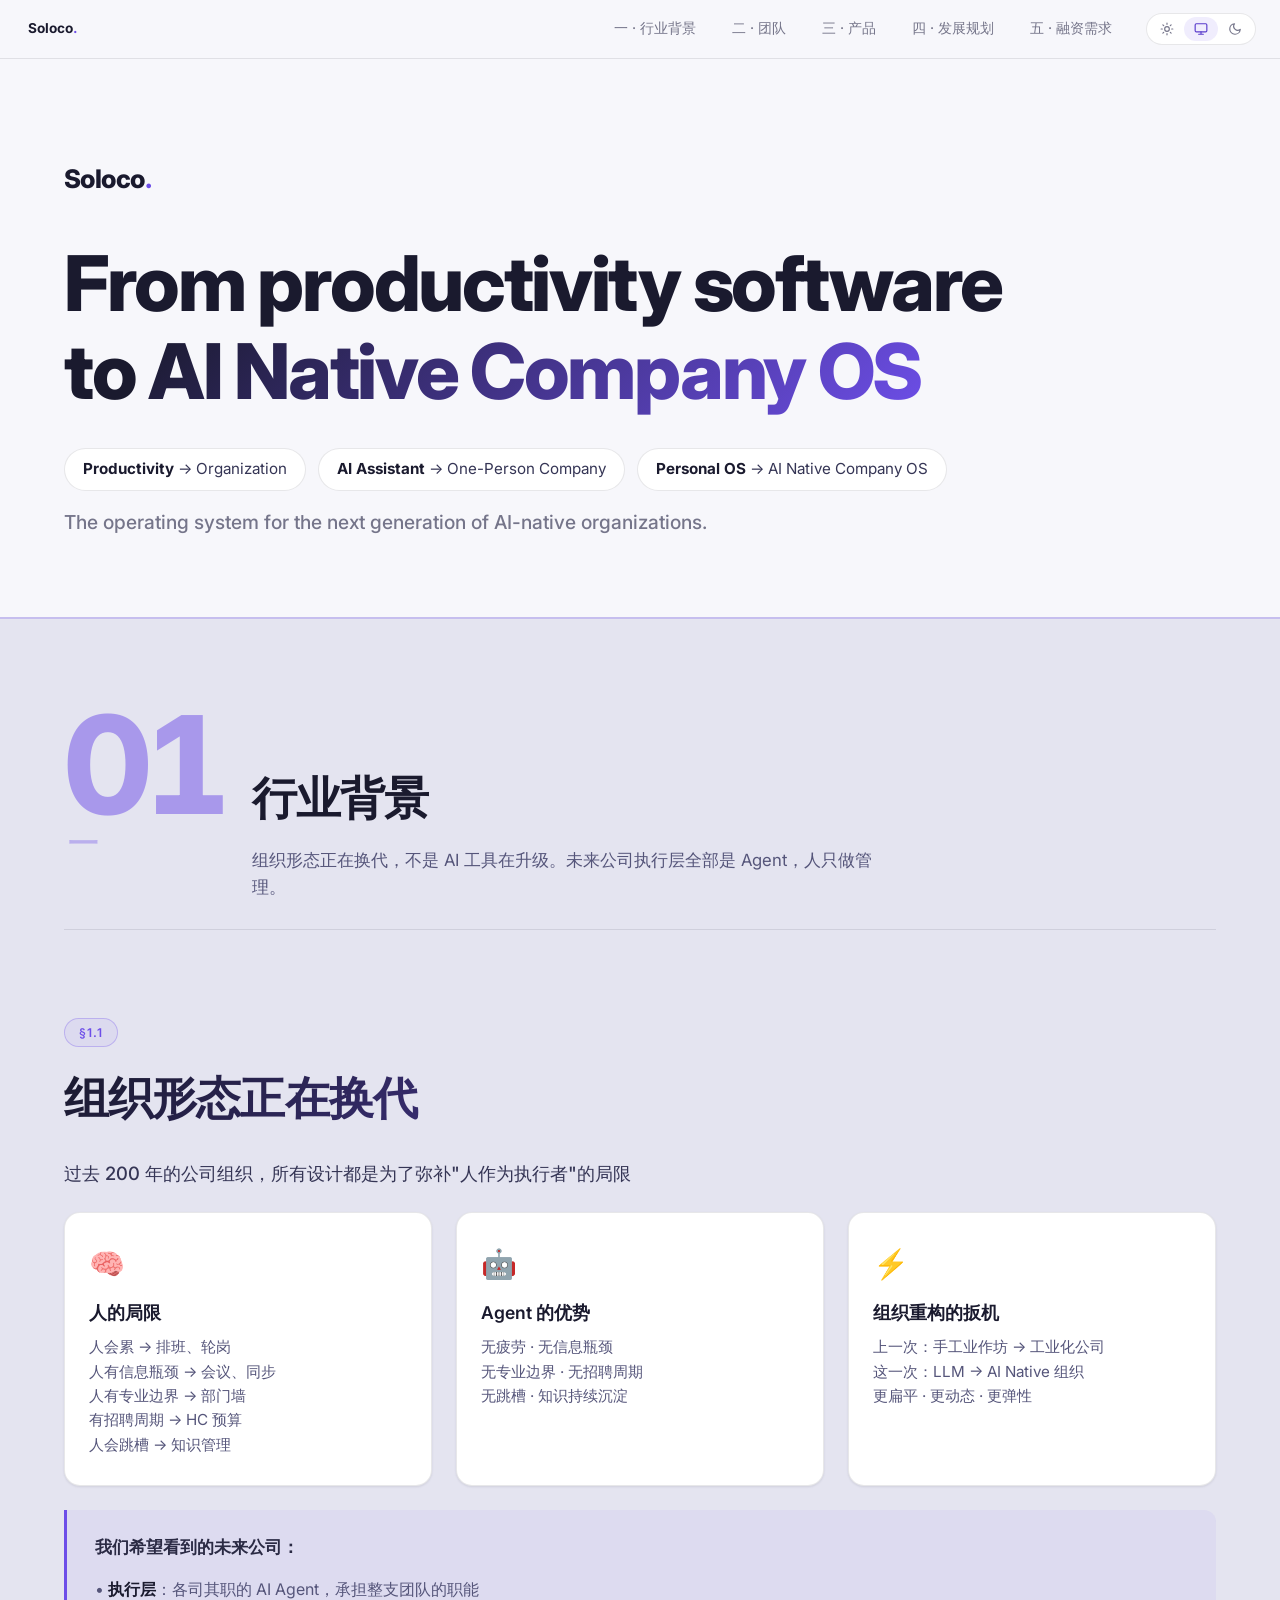
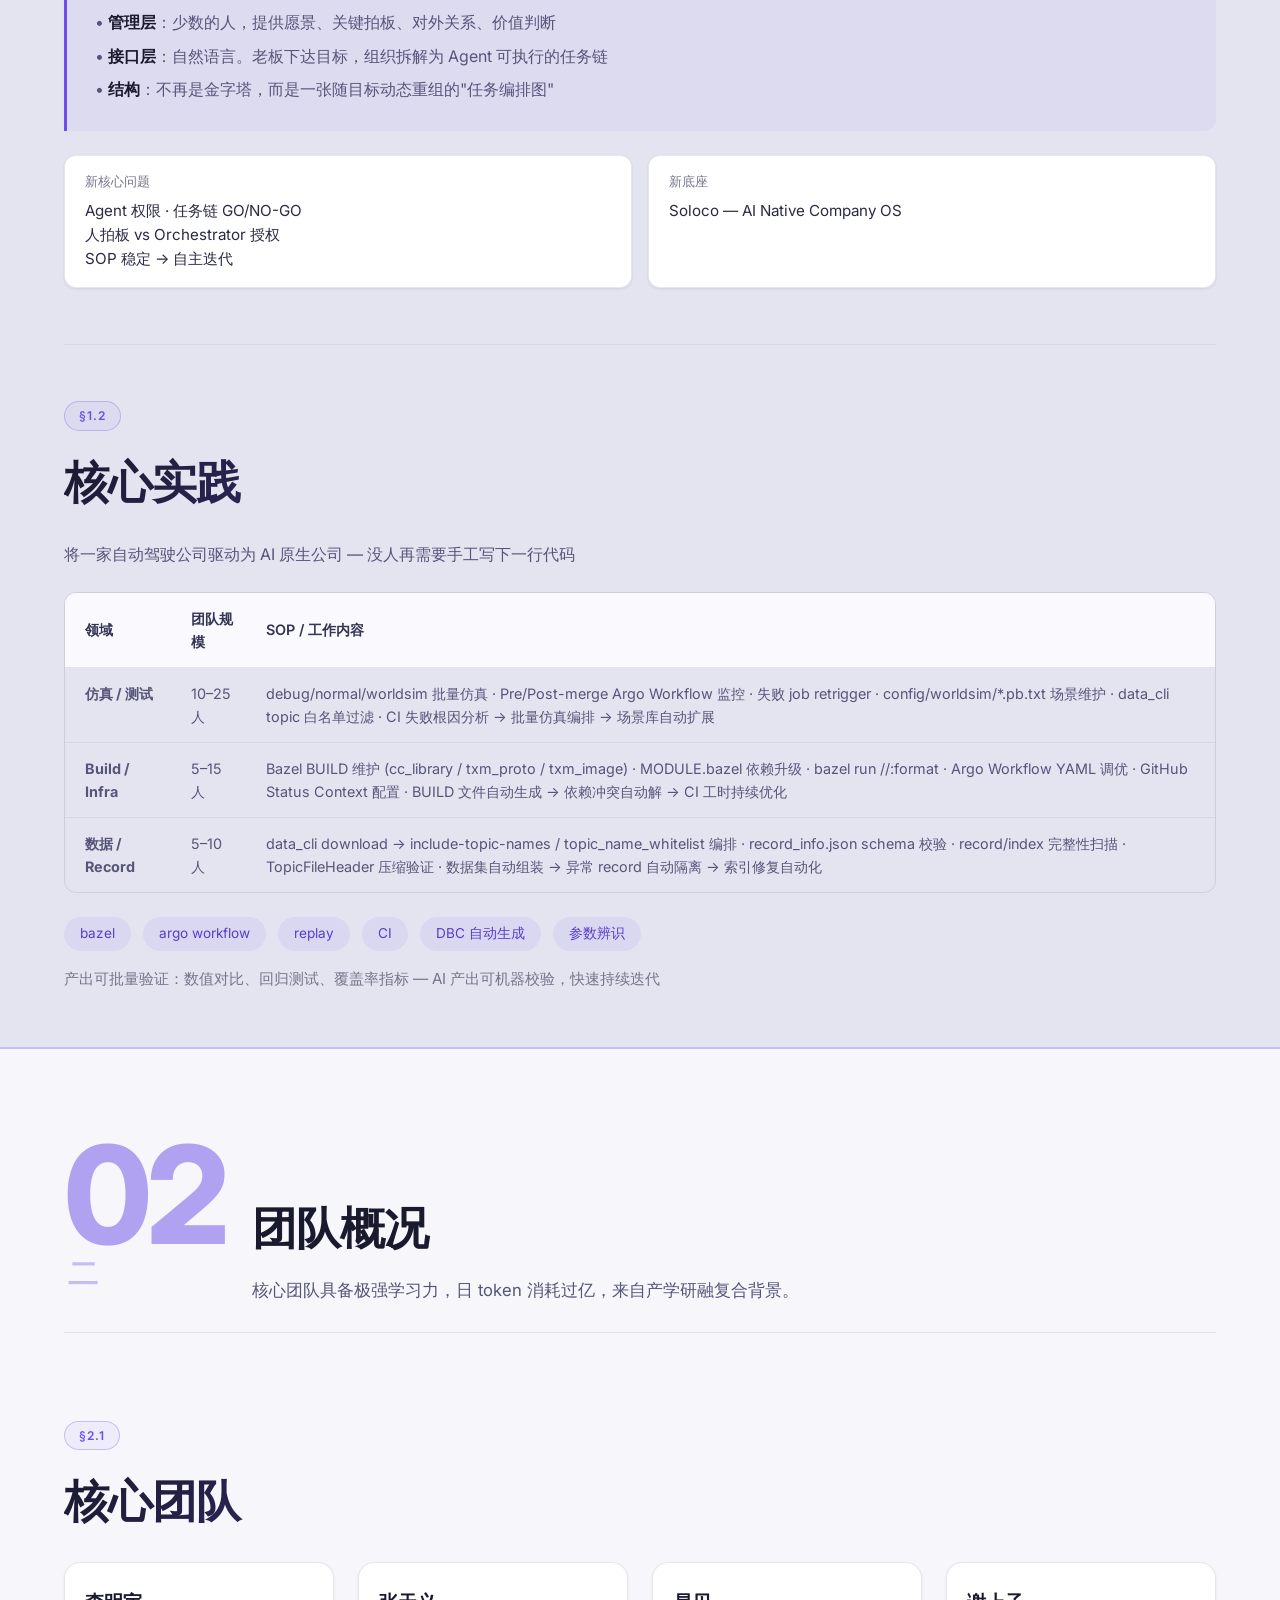
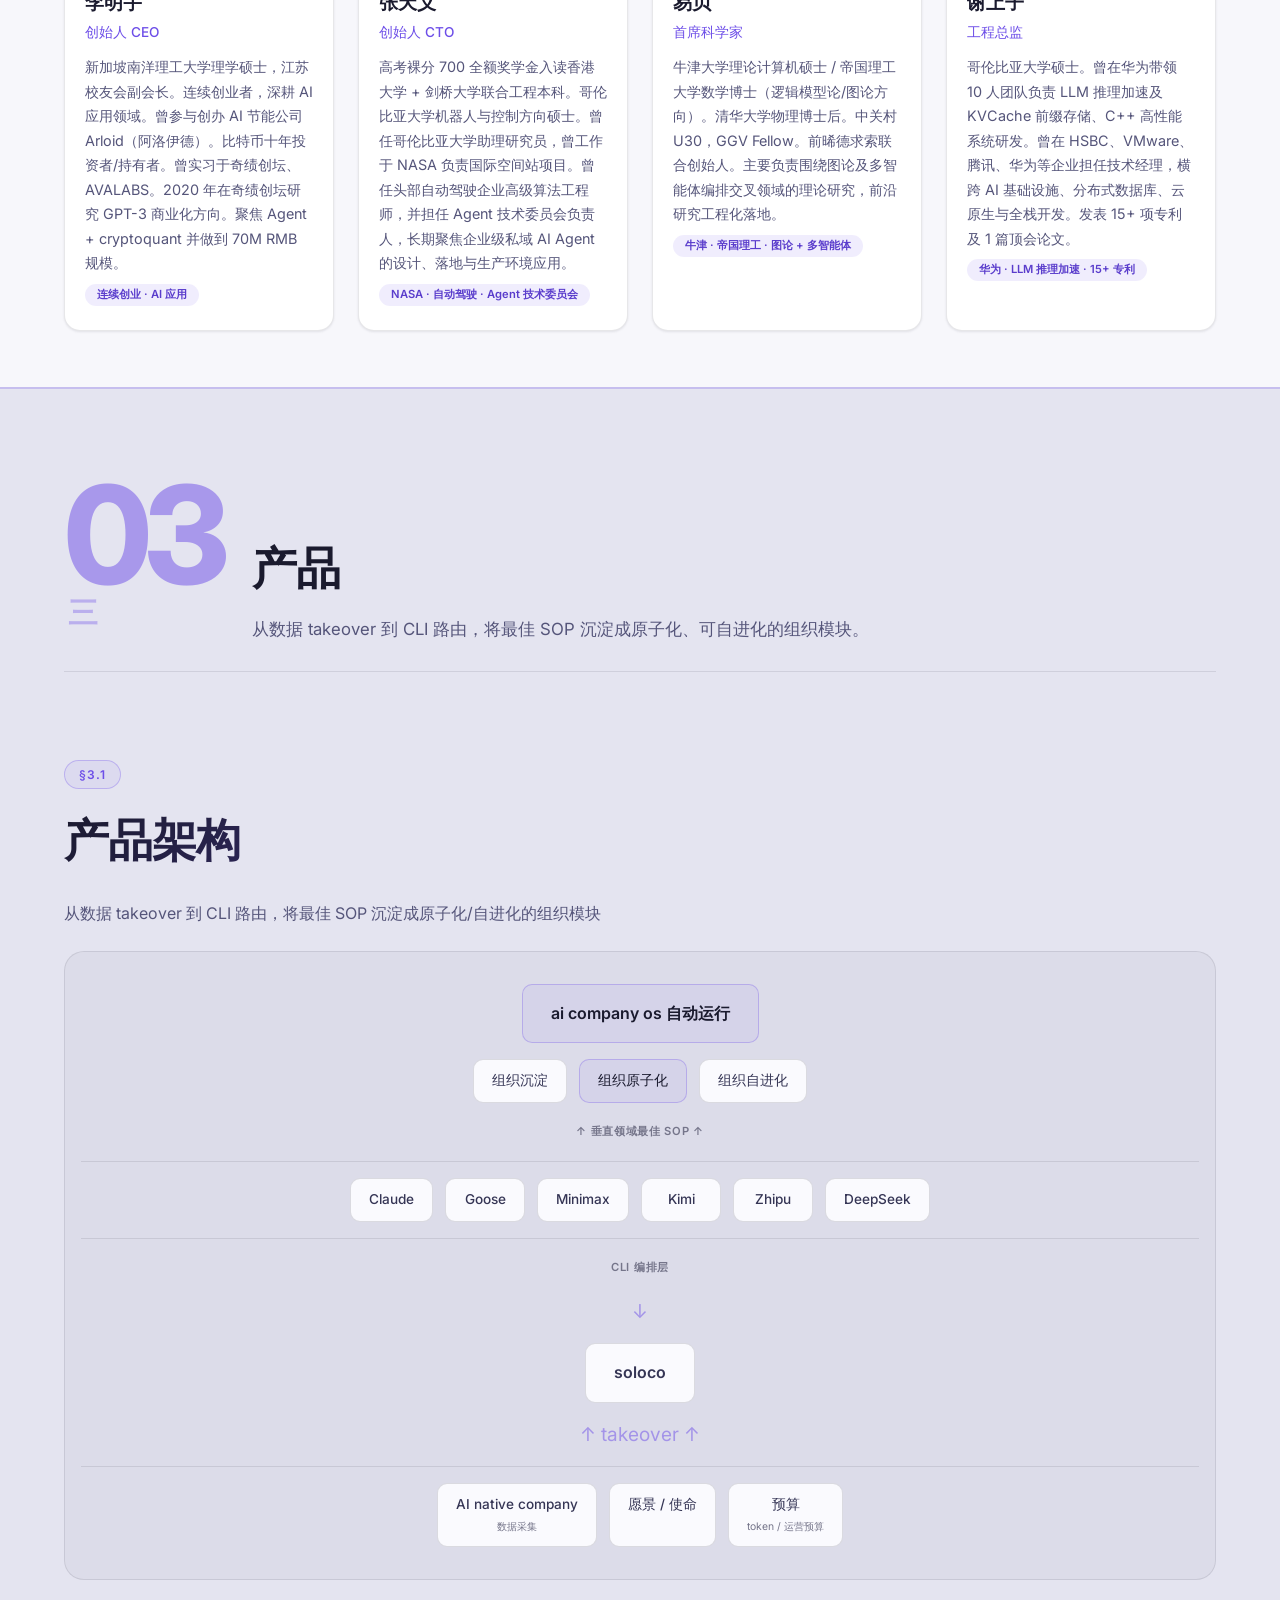
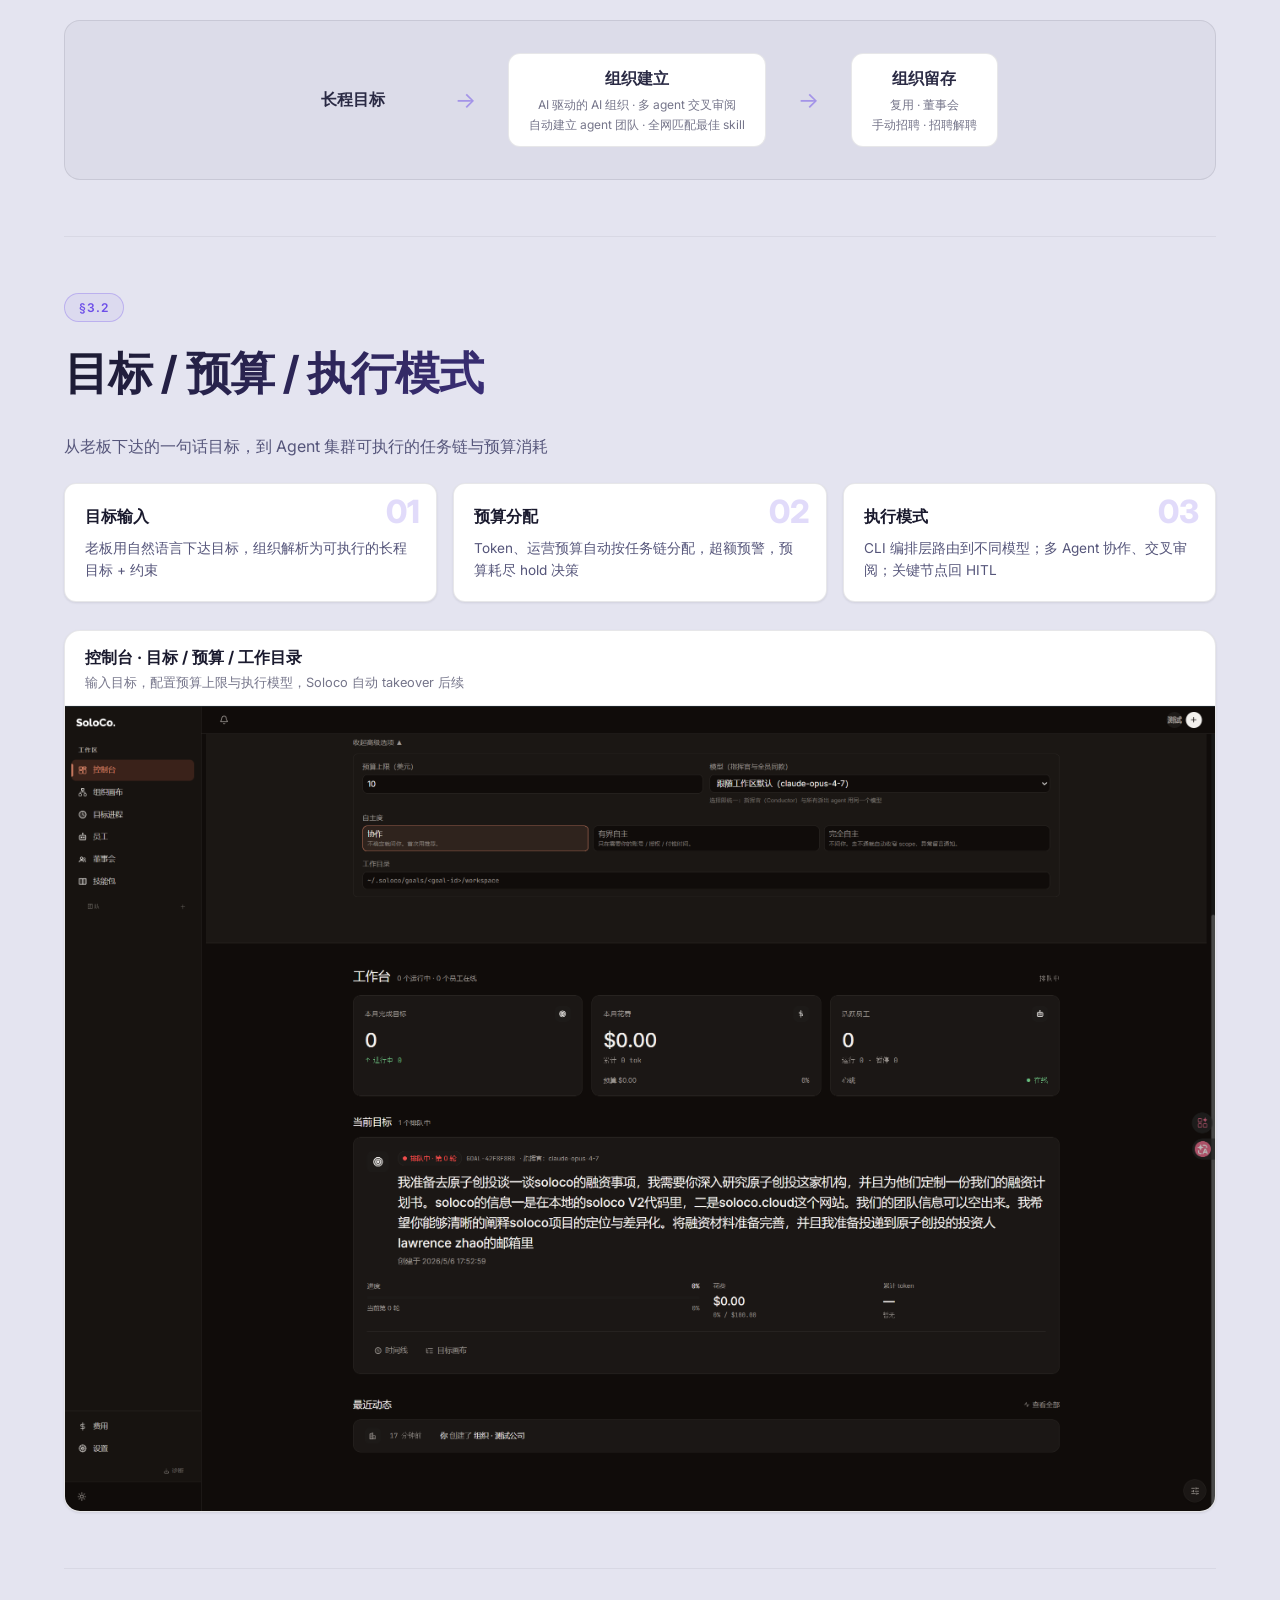
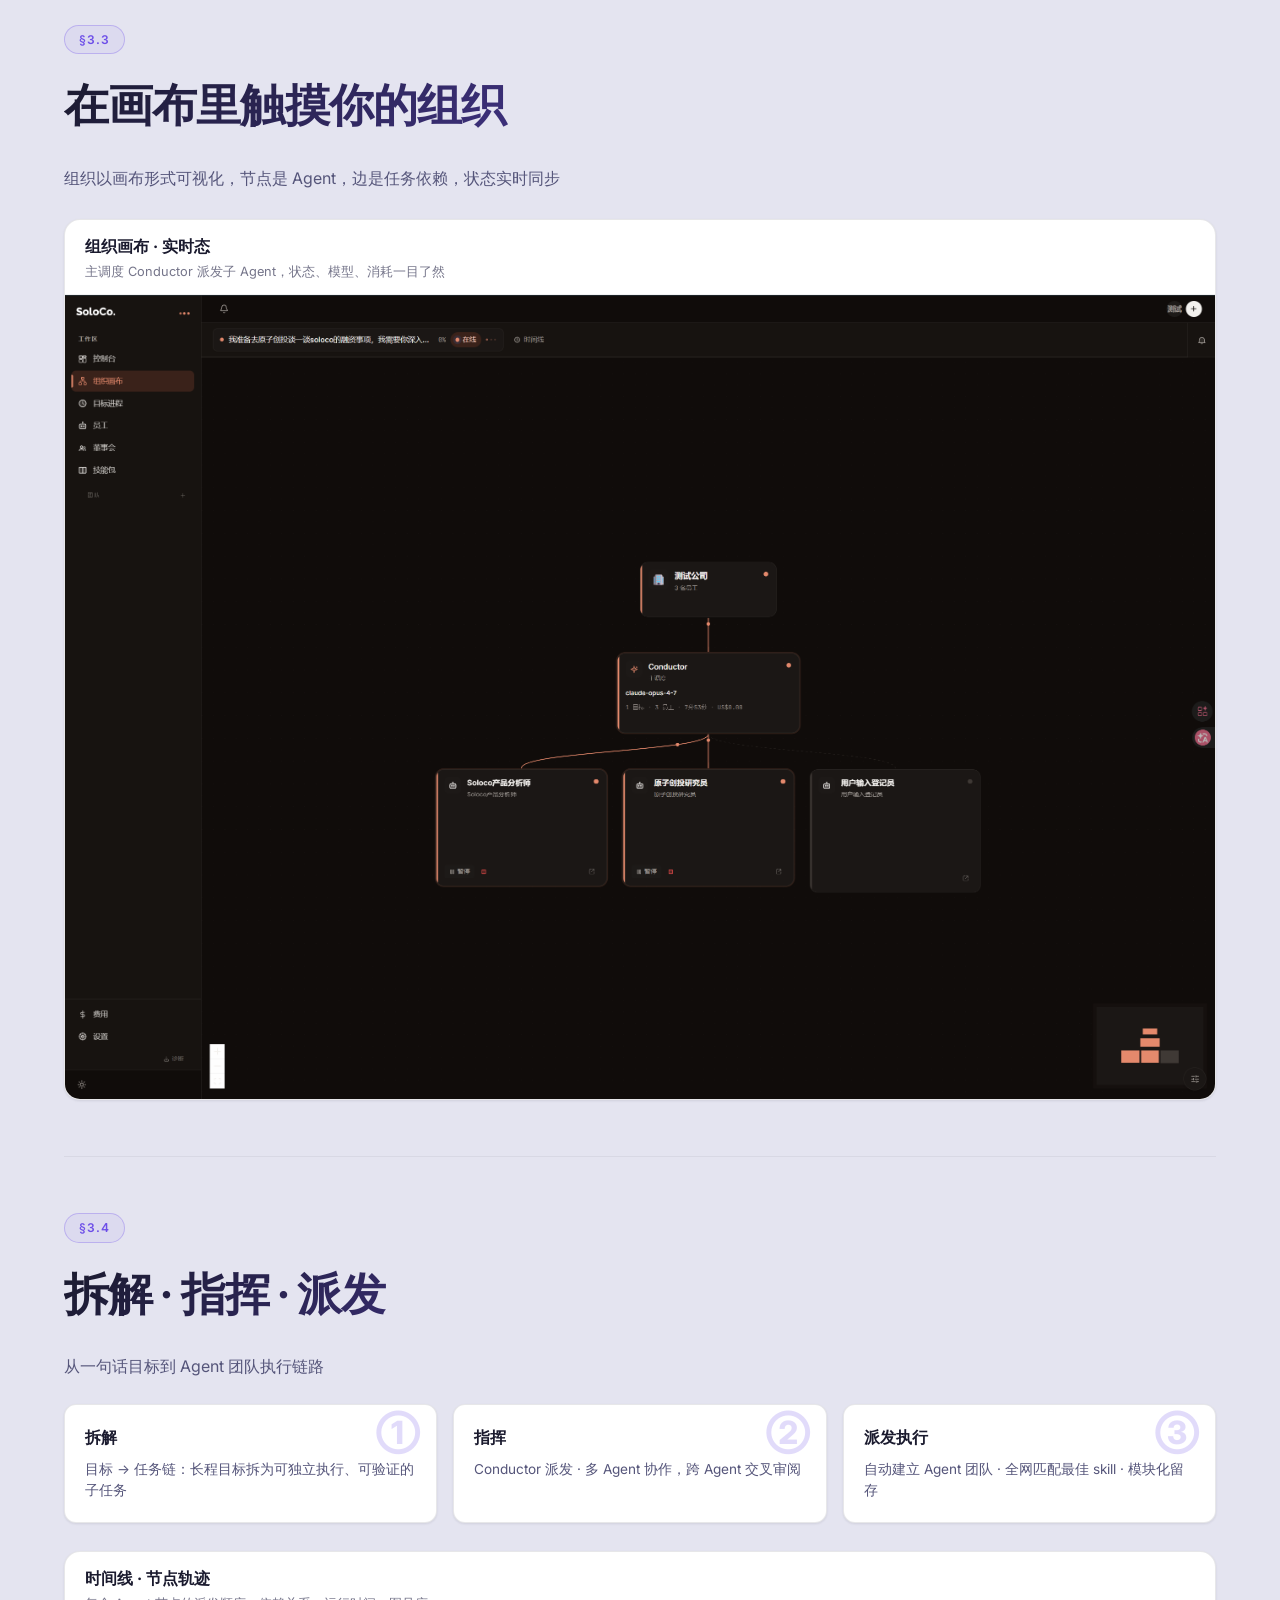
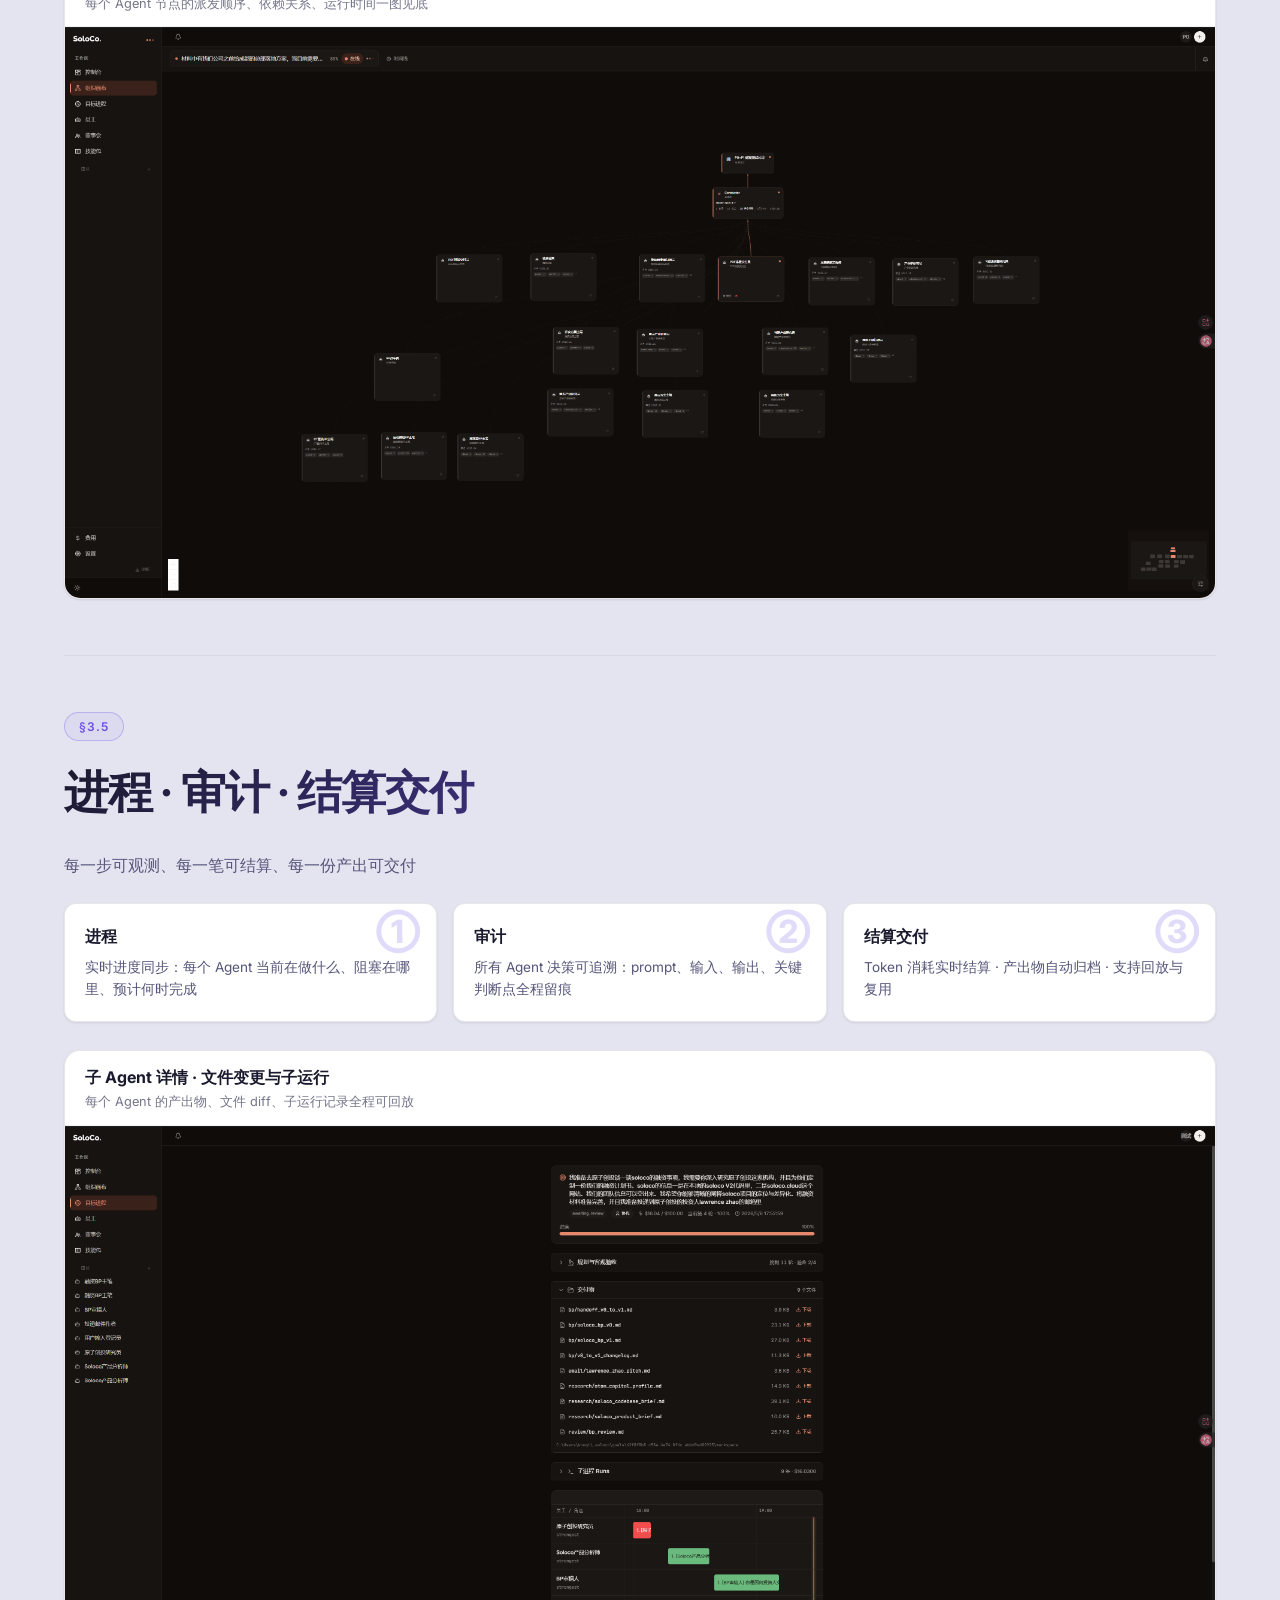
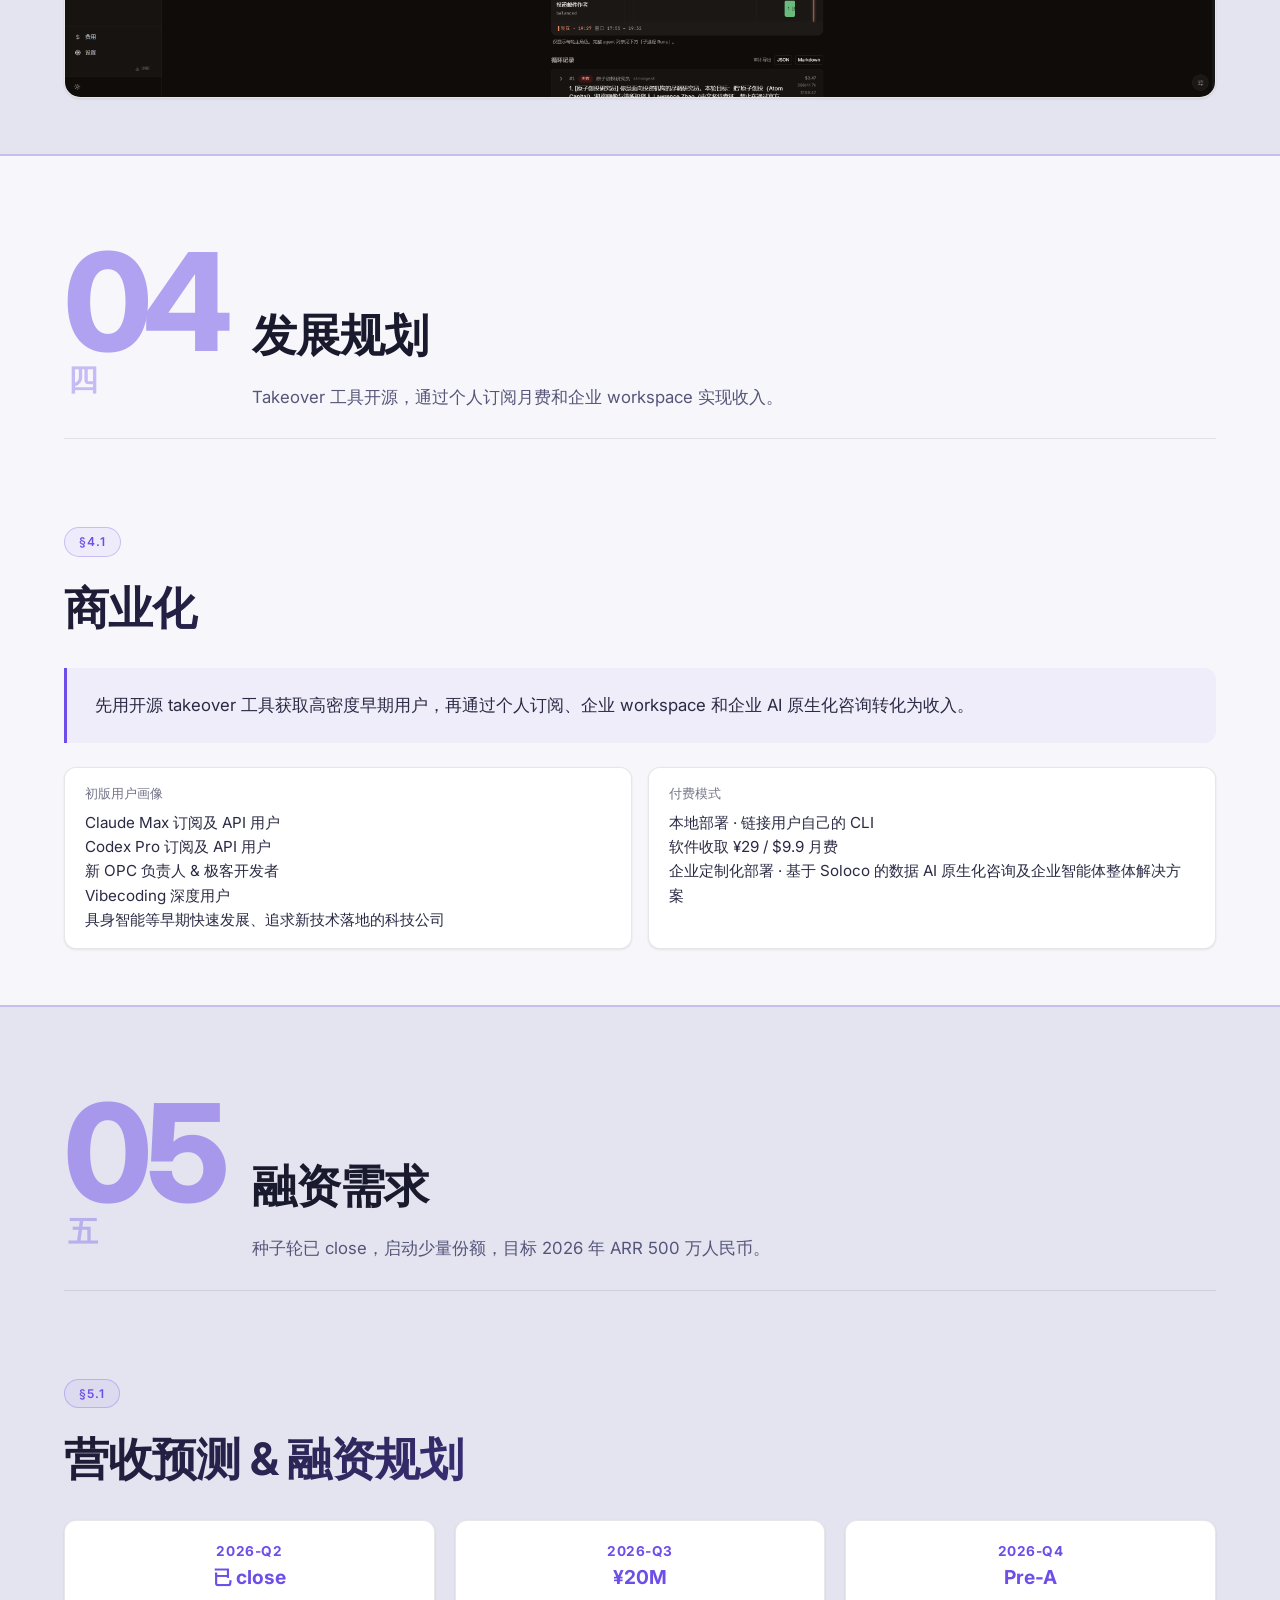
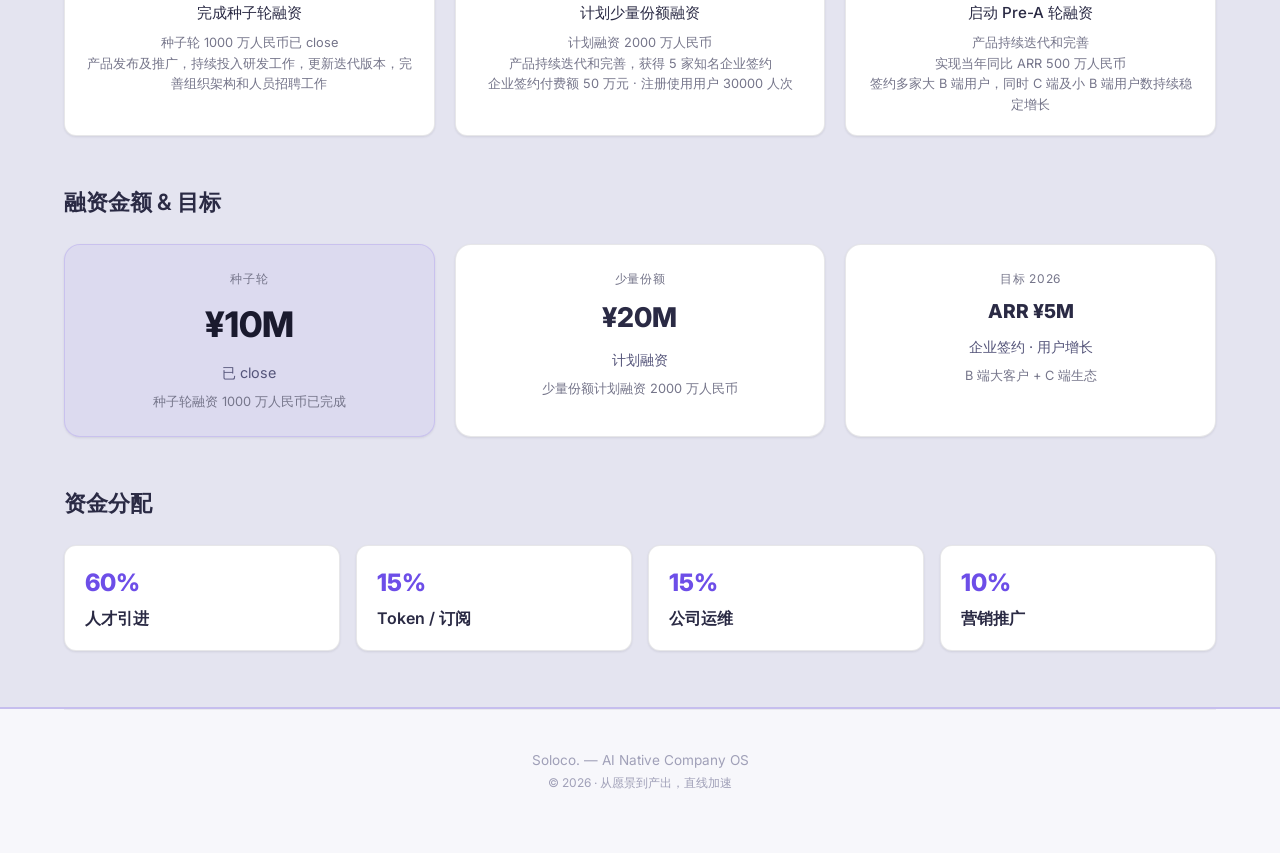
<file: business-plan.html>
<!DOCTYPE html>
<html lang="zh-CN" data-theme="light">
<head>
    <meta charset="UTF-8" />
    <meta name="viewport" content="width=device-width, initial-scale=1.0" />
    <title>Soloco Business Plan</title>
    <meta name="color-scheme" content="light dark" />
    <link rel="preconnect" href="https://fonts.googleapis.com" />
    <link href="https://fonts.googleapis.com/css2?family=Inter:opsz,wght@14..32,400;14..32,500;14..32,600;14..32,700;14..32,800&display=swap" rel="stylesheet" />
    <script>
        // 主题尽早应用，避免闪屏
        (function () {
            var saved = localStorage.getItem('soloco-theme') || 'light';
            var resolved = saved;
            if (saved === 'auto') {
                resolved = window.matchMedia('(prefers-color-scheme: light)').matches ? 'light' : 'dark';
            }
            document.documentElement.dataset.theme = resolved;
            document.documentElement.dataset.themePref = saved;
        })();
    </script>
    <style>
        /* ==================== THEME TOKENS ==================== */
        :root {
            /* Dark (default) */
            --bg: #0b0b0e;
            --bg-soft: #101015;
            --bg-alt: #1c1c28;
            --bg-invert: #16161f;
            --bg-elevated: rgba(255, 255, 255, 0.03);
            --bg-elevated-2: rgba(255, 255, 255, 0.05);
            --bg-mock: #0f0f14;
            --text: #e8e8f0;
            --text-2: #d4d0e8;
            --text-3: #c8c4dd;
            --text-4: #b8b0d0;
            --text-5: #b0acc4;
            --text-muted: #908ca8;
            --text-dim: #6a6680;
            --border: rgba(255, 255, 255, 0.06);
            --border-soft: rgba(255, 255, 255, 0.04);
            --border-strong: rgba(255, 255, 255, 0.08);
            --divider-strong: rgba(167, 139, 250, 0.18);
            --accent: #a78bfa;
            --accent-hover: #c4b5fd;
            --accent-text: #c4b5fd;
            --accent-soft: rgba(167, 139, 250, 0.06);
            --accent-softer: rgba(167, 139, 250, 0.08);
            --accent-soft-bg: rgba(167, 139, 250, 0.12);
            --accent-border: rgba(167, 139, 250, 0.25);
            --accent-border-soft: rgba(167, 139, 250, 0.15);
            --logo: #f0e9ff;
            --heading-grad: linear-gradient(135deg, #f0e9ff 0%, #a78bfa 100%);
            --part-num-color: #a78bfa;
            --part-num-opacity: 0.55;
            --nav-bg: rgba(11, 11, 14, 0.78);
            --code-bg: rgba(255, 255, 255, 0.02);
            --shadow-card: 0 1px 2px rgba(0, 0, 0, 0.3);
            --shadow-img: 0 8px 30px rgba(0, 0, 0, 0.5);
        }

        :root[data-theme="light"] {
            --bg: #f7f7fb;
            --bg-soft: #ffffff;
            --bg-alt: #e4e4f0;
            --bg-invert: #1a1a2e;
            --bg-elevated: #ffffff;
            --bg-elevated-2: #fafafe;
            --bg-mock: #fafafa;
            --text: #1a1a2e;
            --text-2: #2a2a44;
            --text-3: #353555;
            --text-4: #45456a;
            --text-5: #55557a;
            --text-muted: #75758a;
            --text-dim: #a0a0b8;
            --border: rgba(26, 26, 46, 0.1);
            --border-soft: rgba(26, 26, 46, 0.06);
            --border-strong: rgba(26, 26, 46, 0.14);
            --divider-strong: rgba(109, 78, 232, 0.25);
            --accent: #6d4ee8;
            --accent-hover: #5a3dcc;
            --accent-text: #5a3dcc;
            --accent-soft: rgba(109, 78, 232, 0.06);
            --accent-softer: rgba(109, 78, 232, 0.08);
            --accent-soft-bg: rgba(109, 78, 232, 0.1);
            --accent-border: rgba(109, 78, 232, 0.3);
            --accent-border-soft: rgba(109, 78, 232, 0.18);
            --logo: #1a1a2e;
            --heading-grad: linear-gradient(135deg, #1a1a2e 0%, #6d4ee8 100%);
            --part-num-color: #6d4ee8;
            --part-num-opacity: 0.5;
            --nav-bg: rgba(247, 247, 251, 0.85);
            --code-bg: rgba(26, 26, 46, 0.03);
            --shadow-card: 0 1px 3px rgba(26, 26, 46, 0.06), 0 1px 2px rgba(26, 26, 46, 0.04);
            --shadow-img: 0 8px 30px rgba(26, 26, 46, 0.15);
        }

        /* ==================== RESET ==================== */
        * { margin: 0; padding: 0; box-sizing: border-box; }
        html { scroll-behavior: auto; }
        @media (prefers-reduced-motion: no-preference) {
            html { scroll-behavior: smooth; }
        }
        body {
            font-family: 'Inter', -apple-system, BlinkMacSystemFont, sans-serif;
            background: var(--bg);
            color: var(--text);
            line-height: 1.6;
            transition: background-color 0.3s, color 0.3s;
        }
        .container { max-width: 1200px; margin: 0 auto; padding: 0 24px; }

        /* ==================== CHAPTER NAV ==================== */
        .chapter-nav {
            position: sticky;
            top: 0;
            z-index: 50;
            background: var(--nav-bg);
            backdrop-filter: saturate(180%) blur(20px);
            -webkit-backdrop-filter: saturate(180%) blur(20px);
            border-bottom: 1px solid var(--border);
            display: flex;
            justify-content: center;
            align-items: center;
            gap: 8px;
            padding: 12px 24px;
            transition: background-color 0.3s, border-color 0.3s;
        }
        .chapter-nav a {
            color: var(--text-muted);
            text-decoration: none;
            font-size: 0.85rem;
            font-weight: 500;
            padding: 6px 14px;
            border-radius: 100px;
            transition: color 0.2s, background-color 0.2s;
            white-space: nowrap;
        }
        .chapter-nav a:hover { color: var(--text-2); background: var(--bg-elevated); }
        .chapter-nav a.active { color: var(--accent); background: var(--accent-soft); }
        .chapter-nav .nav-home {
            color: var(--logo);
            font-weight: 700;
            margin-right: auto;
            padding-left: 4px;
        }
        .chapter-nav .nav-home:hover { background: transparent; }

        /* ==================== THEME TOGGLE ==================== */
        .theme-toggle {
            display: inline-flex;
            background: var(--bg-elevated);
            border: 1px solid var(--border);
            border-radius: 100px;
            padding: 3px;
            margin-left: 12px;
            flex-shrink: 0;
        }
        .theme-toggle button {
            background: transparent;
            border: none;
            color: var(--text-muted);
            cursor: pointer;
            padding: 5px 10px;
            border-radius: 100px;
            font-size: 0.8rem;
            display: inline-flex;
            align-items: center;
            justify-content: center;
            transition: background-color 0.2s, color 0.2s;
            line-height: 1;
        }
        .theme-toggle button:hover { color: var(--text-2); }
        .theme-toggle button.active {
            background: var(--accent-soft-bg);
            color: var(--accent-text);
        }
        .theme-toggle svg { width: 14px; height: 14px; }

        /* ==================== TYPOGRAPHY ==================== */
        h1 {
            font-size: clamp(2.4rem, 6vw, 4.8rem);
            font-weight: 800;
            letter-spacing: -0.03em;
            line-height: 1.15;
        }
        h2 {
            font-size: clamp(1.8rem, 3.5vw, 3rem);
            font-weight: 700;
            letter-spacing: -0.02em;
            margin-bottom: 24px;
            background: var(--heading-grad);
            -webkit-background-clip: text;
            -webkit-text-fill-color: transparent;
            background-clip: text;
        }
        h3 { font-size: 1.4rem; font-weight: 600; margin-bottom: 16px; color: var(--text-2); }
        h4 { font-size: 1.1rem; font-weight: 600; margin-bottom: 8px; color: var(--text-4); }

        .section-tag {
            display: inline-block;
            font-size: 0.75rem;
            font-weight: 600;
            letter-spacing: 0.08em;
            text-transform: uppercase;
            color: var(--accent);
            border: 1px solid var(--accent-border);
            padding: 4px 14px;
            border-radius: 100px;
            margin-bottom: 16px;
            background: var(--accent-soft);
        }

        /* ==================== PART WRAPPER (full-width alternating) ==================== */
        .part-wrap {
            position: relative;
            transition: background-color 0.3s;
            scroll-margin-top: 60px;
        }
        .part-wrap.bg-base { background: var(--bg); }
        .part-wrap.bg-alt {
            background: var(--bg-alt);
            border-top: 2px solid var(--divider-strong);
            border-bottom: 2px solid var(--divider-strong);
            box-shadow: inset 0 1px 0 rgba(255,255,255,0.02);
        }
        .part-wrap.bg-invert {
            background: var(--bg-invert);
            border-top: 1px solid var(--divider-strong);
            border-bottom: 1px solid var(--divider-strong);
        }
        :root[data-theme="dark"] .part-wrap.bg-invert {
            background: #f3f1fa;
            color: #1a1a2e;
        }
        :root[data-theme="dark"] .part-wrap.bg-invert h3,
        :root[data-theme="dark"] .part-wrap.bg-invert h4 { color: #2a2a44; }
        :root[data-theme="dark"] .part-wrap.bg-invert .part-title { color: #1a1a2e; }
        :root[data-theme="dark"] .part-wrap.bg-invert p,
        :root[data-theme="dark"] .part-wrap.bg-invert li,
        :root[data-theme="dark"] .part-wrap.bg-invert td { color: #45456a; }
        :root[data-theme="dark"] .part-wrap.bg-invert .card,
        :root[data-theme="dark"] .part-wrap.bg-invert .team-card,
        :root[data-theme="dark"] .part-wrap.bg-invert .info-card,
        :root[data-theme="dark"] .part-wrap.bg-invert .exec-step,
        :root[data-theme="dark"] .part-wrap.bg-invert .timeline-item,
        :root[data-theme="dark"] .part-wrap.bg-invert .funding-card,
        :root[data-theme="dark"] .part-wrap.bg-invert .alloc-card,
        :root[data-theme="dark"] .part-wrap.bg-invert .flow-node.boxed {
            background: #ffffff;
            border-color: rgba(26, 26, 46, 0.1);
            box-shadow: 0 1px 3px rgba(26, 26, 46, 0.06);
        }
        :root[data-theme="dark"] .part-wrap.bg-invert .card h4 { color: #1a1a2e; }
        :root[data-theme="dark"] .part-wrap.bg-invert .team-card .name { color: #1a1a2e; }
        :root[data-theme="dark"] .part-wrap.bg-invert .flow-diagram,
        :root[data-theme="dark"] .part-wrap.bg-invert .arch-diagram { background: rgba(26, 26, 46, 0.03); border-color: rgba(26, 26, 46, 0.1); }
        :root[data-theme="dark"] .part-wrap.bg-invert .arch-box { background: #fafafe; border-color: rgba(26, 26, 46, 0.14); color: #353555; }
        :root[data-theme="dark"] .part-wrap.bg-invert .table-wrap { border-color: rgba(26, 26, 46, 0.1); }
        :root[data-theme="dark"] .part-wrap.bg-invert th { background: #fafafe; color: #353555; }
        :root[data-theme="dark"] .part-wrap.bg-invert .highlight-block p { color: #2a2a44; }
        :root[data-theme="dark"] .part-wrap.bg-invert .exec-step .step-title,
        :root[data-theme="dark"] .part-wrap.bg-invert .timeline-item .milestone,
        :root[data-theme="dark"] .part-wrap.bg-invert .funding-card .amount,
        :root[data-theme="dark"] .part-wrap.bg-invert .alloc-card .name { color: #1a1a2e; }
        :root[data-theme="dark"] .part-wrap.bg-invert section.sub { border-color: rgba(26, 26, 46, 0.06); }

        .part {
            padding: 88px 0 32px 0;
            position: relative;
            scroll-margin-top: 60px;
        }
        .part-inner {
            display: flex;
            align-items: baseline;
            gap: 28px;
            padding-bottom: 28px;
            border-bottom: 1px solid var(--border);
        }
        .part-num {
            font-size: clamp(4rem, 11vw, 8.5rem);
            font-weight: 800;
            line-height: 0.85;
            color: var(--part-num-color);
            opacity: var(--part-num-opacity);
            letter-spacing: -0.06em;
            flex-shrink: 0;
            font-feature-settings: "tnum";
            font-variant-numeric: tabular-nums;
        }
        .part-num .cn {
            display: block;
            font-size: 0.22em;
            font-weight: 600;
            letter-spacing: 0.4em;
            opacity: 0.7;
            margin-top: 8px;
            padding-left: 4px;
        }
        .part-text { flex: 1; padding-top: 8px; }
        .part-title {
            font-size: clamp(1.6rem, 4vw, 2.8rem);
            font-weight: 700;
            color: var(--text);
            letter-spacing: -0.02em;
            margin: 0 0 12px 0;
        }
        .part-intro {
            font-size: clamp(0.95rem, 1.4vw, 1.05rem);
            color: var(--text-5);
            line-height: 1.6;
            max-width: 640px;
        }

        /* ==================== SECTION ==================== */
        section.sub {
            padding: 56px 0;
            border-bottom: 1px solid var(--border-soft);
            scroll-margin-top: 60px;
        }
        .part-wrap > .container > section.sub:last-of-type { border-bottom: none; }

        /* ==================== COVER ==================== */
        .cover {
            padding: 100px 0 80px 0;
        }
        .cover .logo {
            font-size: 1.6rem;
            font-weight: 800;
            letter-spacing: -0.02em;
            color: var(--logo);
            margin-bottom: 40px;
        }
        .cover .logo span { color: var(--accent); }
        .cover-sub {
            font-size: clamp(1rem, 1.5vw, 1.2rem);
            color: var(--text-muted);
            margin-top: 16px;
            font-weight: 500;
        }
        .cover-stack {
            display: flex;
            flex-wrap: wrap;
            gap: 12px;
            margin-top: 32px;
        }
        .cover-stack .pill {
            background: var(--bg-elevated);
            border: 1px solid var(--border);
            padding: 8px 18px;
            border-radius: 100px;
            font-size: clamp(0.82rem, 1.2vw, 0.95rem);
            color: var(--text-3);
        }
        .cover-stack .pill strong { color: var(--logo); }
        .gradient-text {
            background: var(--heading-grad);
            -webkit-background-clip: text;
            -webkit-text-fill-color: transparent;
            background-clip: text;
        }

        /* ==================== CARDS ==================== */
        .card-grid {
            display: grid;
            grid-template-columns: repeat(auto-fit, minmax(280px, 1fr));
            gap: 24px;
        }
        .card {
            background: var(--bg-elevated);
            border: 1px solid var(--border);
            border-radius: 16px;
            padding: 28px 24px;
            transition: border-color 0.25s, background-color 0.3s;
            box-shadow: var(--shadow-card);
        }
        .card:hover { border-color: var(--accent-border); }
        .card .icon { font-size: 1.8rem; margin-bottom: 12px; }
        .card h4 { color: var(--text); }
        .card p { color: var(--text-5); font-size: 0.95rem; }

        /* ==================== TEAM ==================== */
        .team-grid {
            display: grid;
            grid-template-columns: repeat(auto-fit, minmax(260px, 1fr));
            gap: 24px;
        }
        .team-card {
            background: var(--bg-elevated);
            border: 1px solid var(--border);
            border-radius: 16px;
            padding: 24px 20px;
            box-shadow: var(--shadow-card);
        }
        .team-card .name { font-size: 1.2rem; font-weight: 700; color: var(--text); }
        .team-card .title { font-size: 0.85rem; color: var(--accent); font-weight: 500; margin: 4px 0 12px 0; }
        .team-card .bio { font-size: 0.9rem; color: var(--text-5); line-height: 1.7; }
        .team-card .badge {
            display: inline-block;
            font-size: 0.7rem;
            font-weight: 600;
            background: var(--accent-soft-bg);
            color: var(--accent-text);
            padding: 2px 12px;
            border-radius: 100px;
            margin-top: 8px;
        }

        /* ==================== TABLE ==================== */
        .table-wrap {
            overflow-x: auto;
            margin: 24px 0;
            border-radius: 12px;
            border: 1px solid var(--border);
            -webkit-overflow-scrolling: touch;
        }
        table { width: 100%; border-collapse: collapse; font-size: 0.9rem; min-width: 560px; }
        th {
            background: var(--bg-elevated-2);
            padding: 14px 16px;
            text-align: left;
            font-weight: 600;
            color: var(--text-3);
            border-bottom: 1px solid var(--border);
        }
        td {
            padding: 14px 16px;
            border-bottom: 1px solid var(--border-soft);
            color: var(--text-5);
            vertical-align: top;
        }
        tr:last-child td { border-bottom: none; }
        .table-wrap table td:first-child, .table-wrap table th:first-child { padding-left: 20px; }
        .table-wrap table td:last-child, .table-wrap table th:last-child { padding-right: 20px; }

        /* ==================== TIMELINE ==================== */
        .timeline { display: flex; flex-wrap: wrap; gap: 20px; margin-top: 24px; }
        .timeline-item {
            flex: 1 1 180px;
            background: var(--bg-elevated);
            border: 1px solid var(--border);
            border-radius: 12px;
            padding: 20px 18px;
            text-align: center;
            box-shadow: var(--shadow-card);
        }
        .timeline-item .quarter { font-weight: 700; color: var(--accent); font-size: 0.85rem; letter-spacing: 0.04em; }
        .timeline-item .milestone { font-size: 0.95rem; color: var(--text-2); margin: 8px 0; font-weight: 500; }
        .timeline-item .detail { font-size: 0.8rem; color: var(--text-muted); }
        .timeline-item .pct { font-size: 1.2rem; font-weight: 700; color: var(--accent); }

        /* ==================== ARCHITECTURE DIAGRAM ==================== */
        .arch-diagram {
            display: flex;
            flex-direction: column;
            align-items: center;
            gap: 16px;
            padding: 32px 16px;
            background: var(--code-bg);
            border-radius: 20px;
            border: 1px solid var(--border);
            margin: 24px 0;
            overflow-x: auto;
        }
        .arch-row { display: flex; flex-wrap: wrap; justify-content: center; gap: 12px; width: 100%; }
        .arch-box {
            background: var(--bg-elevated-2);
            border: 1px solid var(--border-strong);
            border-radius: 10px;
            padding: 10px 18px;
            font-size: 0.85rem;
            color: var(--text-3);
            text-align: center;
            min-width: 80px;
            font-weight: 500;
        }
        .arch-box.highlight {
            border-color: var(--accent-border);
            background: var(--accent-soft);
            color: var(--text);
        }
        .arch-box.large { padding: 16px 28px; font-size: 1rem; font-weight: 600; }
        .arch-box .sub { display: block; font-size: 0.65rem; font-weight: 400; color: var(--text-muted); margin-top: 4px; }
        .arch-arrow { color: var(--accent); opacity: 0.5; font-size: 1.2rem; padding: 0 4px; }
        .arch-label {
            font-size: 0.7rem;
            text-transform: uppercase;
            letter-spacing: 0.06em;
            color: var(--text-muted);
            font-weight: 600;
            margin: 4px 0;
        }

        /* ==================== HIGHLIGHT BLOCK ==================== */
        .highlight-block {
            background: var(--accent-soft);
            border-left: 3px solid var(--accent);
            padding: 24px 28px;
            border-radius: 0 12px 12px 0;
            margin: 24px 0;
        }
        .highlight-block p { color: var(--text-2); font-size: 1.05rem; }
        .highlight-block ul { list-style: none; padding: 0; margin-top: 12px; color: var(--text-5); }
        .highlight-block li { padding: 4px 0; }
        .highlight-block li strong { color: var(--text); }

        /* ==================== UTILITY CARDS ==================== */
        .info-grid {
            display: grid;
            grid-template-columns: repeat(auto-fit, minmax(200px, 1fr));
            gap: 16px;
            margin-top: 24px;
        }
        .info-card {
            background: var(--bg-elevated);
            border: 1px solid var(--border);
            border-radius: 12px;
            padding: 16px 20px;
            box-shadow: var(--shadow-card);
        }
        .info-card .label { font-size: 0.8rem; color: var(--text-muted); font-weight: 500; }
        .info-card .value { color: var(--text-2); font-size: 0.95rem; margin-top: 6px; }

        .tag-row { display: flex; flex-wrap: wrap; gap: 12px; margin-top: 16px; }
        .tag {
            background: var(--accent-softer);
            padding: 6px 16px;
            border-radius: 100px;
            font-size: 0.85rem;
            color: var(--accent-text);
        }

        /* ==================== PRODUCT SHOTS ==================== */
        .product-shots {
            display: grid;
            grid-template-columns: 1fr;
            gap: 28px;
            margin-top: 28px;
        }
        .shot-item {
            background: var(--bg-elevated);
            border: 1px solid var(--border);
            border-radius: 16px;
            overflow: hidden;
            box-shadow: var(--shadow-card);
        }
        .shot-item .shot-meta {
            padding: 14px 20px 12px 20px;
            border-bottom: 1px solid var(--border-soft);
        }
        .shot-item .shot-title { font-weight: 700; color: var(--text); font-size: 1rem; }
        .shot-item .shot-caption { color: var(--text-muted); font-size: 0.8rem; margin-top: 2px; }
        .shot-item .shot-img {
            display: block;
            width: 100%;
            height: auto;
            background: #0a0a0e;
        }
        .product-shots.cols-2 { grid-template-columns: repeat(auto-fit, minmax(420px, 1fr)); }

        /* ==================== FLOW DIAGRAM ==================== */
        .flow-diagram {
            display: flex;
            flex-wrap: wrap;
            align-items: center;
            justify-content: center;
            gap: 20px 32px;
            background: var(--code-bg);
            border-radius: 16px;
            padding: 32px 24px;
            border: 1px solid var(--border);
            margin-top: 40px;
        }
        .flow-node { text-align: center; min-width: 140px; }
        .flow-node.boxed {
            background: var(--bg-elevated);
            padding: 12px 20px;
            border-radius: 12px;
            border: 1px solid var(--border);
        }
        .flow-node .flow-title { font-size: 1rem; font-weight: 600; color: var(--text-2); }
        .flow-node .flow-desc { font-size: 0.75rem; color: var(--text-muted); margin-top: 4px; }
        .flow-arrow { font-size: 1.4rem; color: var(--accent); opacity: 0.5; }

        /* ==================== EXEC STEPS ==================== */
        .exec-steps {
            display: grid;
            grid-template-columns: repeat(auto-fit, minmax(220px, 1fr));
            gap: 16px;
            margin-top: 24px;
        }
        .exec-step {
            background: var(--bg-elevated);
            border: 1px solid var(--border);
            border-radius: 12px;
            padding: 20px;
            position: relative;
            box-shadow: var(--shadow-card);
        }
        .exec-step .step-num {
            position: absolute;
            top: 12px;
            right: 16px;
            font-size: 2rem;
            font-weight: 800;
            color: var(--accent);
            opacity: 0.2;
            line-height: 1;
        }
        .exec-step .step-title { font-weight: 700; color: var(--text); font-size: 1rem; }
        .exec-step .step-desc { font-size: 0.85rem; color: var(--text-5); margin-top: 8px; line-height: 1.6; }

        /* ==================== FINANCING ==================== */
        .funding-grid {
            display: grid;
            grid-template-columns: repeat(auto-fit, minmax(200px, 1fr));
            gap: 20px;
            margin-top: 24px;
        }
        .funding-card {
            background: var(--bg-elevated);
            border: 1px solid var(--border);
            border-radius: 16px;
            padding: 24px 20px;
            text-align: center;
            box-shadow: var(--shadow-card);
        }
        .funding-card.primary {
            background: var(--accent-soft);
            border-color: var(--accent-border-soft);
        }
        .funding-card .label {
            font-size: 0.75rem;
            text-transform: uppercase;
            letter-spacing: 0.06em;
            color: var(--text-muted);
        }
        .funding-card .amount { font-size: 2.2rem; font-weight: 800; color: var(--text); margin: 8px 0; }
        .funding-card .amount.secondary { font-size: 1.7rem; color: var(--text-2); }
        .funding-card .amount.tertiary { font-size: 1.2rem; color: var(--text-2); }
        .funding-card .status { font-size: 0.9rem; color: var(--text-5); }
        .funding-card .note { font-size: 0.8rem; color: var(--text-muted); margin-top: 8px; }

        .alloc-grid {
            display: grid;
            grid-template-columns: repeat(auto-fit, minmax(160px, 1fr));
            gap: 16px;
            margin-top: 24px;
        }
        .alloc-card {
            background: var(--bg-elevated);
            border: 1px solid var(--border);
            border-radius: 12px;
            padding: 18px 20px;
            box-shadow: var(--shadow-card);
        }
        .alloc-card .pct { font-size: 1.5rem; font-weight: 800; color: var(--accent); }
        .alloc-card .name { font-weight: 600; color: var(--text-2); margin-top: 4px; }

        /* ==================== FOOTER ==================== */
        .footer {
            padding: 40px 0 60px 0;
            text-align: center;
            color: var(--text-dim);
            font-size: 0.85rem;
            border-top: 1px solid var(--border-soft);
        }
        .footer a { color: var(--accent); text-decoration: none; }

        /* ==================== RESPONSIVE ==================== */
        @media (max-width: 900px) {
            .product-shots.cols-2 { grid-template-columns: 1fr; }
        }
        @media (max-width: 768px) {
            .container { padding: 0 18px; }
            .chapter-nav { gap: 2px; padding: 10px 12px; overflow-x: auto; justify-content: flex-start; }
            .chapter-nav::-webkit-scrollbar { display: none; }
            .chapter-nav { scrollbar-width: none; }
            .chapter-nav a { font-size: 0.78rem; padding: 5px 10px; }
            .chapter-nav .nav-home { display: none; }
            .part { padding: 56px 0 20px 0; }
            .part-inner {
                flex-direction: column;
                gap: 8px;
                align-items: flex-start;
                padding-bottom: 20px;
            }
            .part-num {
                font-size: 4rem;
                line-height: 1;
            }
            .part-num .cn {
                display: inline-block;
                font-size: 0.3em;
                margin-top: 0;
                margin-left: 12px;
                vertical-align: middle;
            }
            section.sub { padding: 36px 0; }
            .cover { padding: 48px 0 36px 0; }
            .cover .logo { margin-bottom: 24px; font-size: 1.4rem; }
            .cover-stack { gap: 8px; margin-top: 24px; }
            .cover-stack .pill { padding: 6px 14px; }
            .team-grid { grid-template-columns: 1fr; gap: 16px; }
            .card-grid { grid-template-columns: 1fr; gap: 16px; }
            .info-grid { grid-template-columns: 1fr; }
            .funding-grid { grid-template-columns: 1fr; gap: 14px; }
            .alloc-grid { grid-template-columns: repeat(2, 1fr); gap: 12px; }
            .alloc-card { padding: 14px 16px; }
            .alloc-card .pct { font-size: 1.3rem; }
            .timeline { flex-direction: column; gap: 14px; }
            .arch-row { flex-direction: column; align-items: center; }
            .arch-arrow { transform: rotate(90deg); }
            .flow-diagram { gap: 16px; padding: 24px 16px; }
            .flow-arrow { transform: rotate(90deg); }
            .highlight-block { padding: 18px 20px; }
            .highlight-block p { font-size: 0.95rem; }
            h2 { margin-bottom: 18px; }
            .exec-steps { grid-template-columns: 1fr; }
            .funding-card .amount { font-size: 1.8rem; }
            .funding-card .amount.secondary { font-size: 1.5rem; }
            .shot-item .shot-meta { padding: 12px 16px; }
            section.sub > p { font-size: 0.95rem; }
        }
        @media (max-width: 480px) {
            .container { padding: 0 14px; }
            .part-num { font-size: 3.2rem; }
            .alloc-grid { grid-template-columns: 1fr; }
            .cover { padding: 36px 0 28px 0; }
            section.sub { padding: 28px 0; }
            .part { padding: 44px 0 16px 0; }
            .card { padding: 22px 18px; }
            .team-card { padding: 20px 16px; }
            .timeline-item { padding: 18px 14px; }
        }
    </style>
</head>
<body>

    <!-- ==================== CHAPTER NAV ==================== -->
    <nav class="chapter-nav">
        <a href="#top" class="nav-home">Soloco<span style="color:var(--accent)">.</span></a>
        <a href="#part-1" data-nav>一 · 行业背景</a>
        <a href="#part-2" data-nav>二 · 团队</a>
        <a href="#part-3" data-nav>三 · 产品</a>
        <a href="#part-4" data-nav>四 · 发展规划</a>
        <a href="#part-5" data-nav>五 · 融资需求</a>
        <div class="theme-toggle" role="group" aria-label="主题切换">
            <button data-theme-set="light" title="浅色" aria-label="浅色">
                <svg viewBox="0 0 24 24" fill="none" stroke="currentColor" stroke-width="2" stroke-linecap="round" stroke-linejoin="round"><circle cx="12" cy="12" r="4"/><path d="M12 2v2M12 20v2M4.93 4.93l1.41 1.41M17.66 17.66l1.41 1.41M2 12h2M20 12h2M6.34 17.66l-1.41 1.41M19.07 4.93l-1.41 1.41"/></svg>
            </button>
            <button data-theme-set="auto" title="跟随系统" aria-label="跟随系统">
                <svg viewBox="0 0 24 24" fill="none" stroke="currentColor" stroke-width="2" stroke-linecap="round" stroke-linejoin="round"><rect x="2" y="3" width="20" height="14" rx="2"/><path d="M8 21h8M12 17v4"/></svg>
            </button>
            <button data-theme-set="dark" title="深色" aria-label="深色">
                <svg viewBox="0 0 24 24" fill="none" stroke="currentColor" stroke-width="2" stroke-linecap="round" stroke-linejoin="round"><path d="M21 12.79A9 9 0 1 1 11.21 3 7 7 0 0 0 21 12.79z"/></svg>
            </button>
        </div>
    </nav>

    <!-- ==================== COVER ==================== -->
    <div class="part-wrap bg-base" id="top">
        <div class="container">
            <header class="cover">
                <div class="logo">Soloco<span>.</span></div>
                <h1>From productivity software<br />to <span class="gradient-text">AI Native Company OS</span></h1>
                <div class="cover-stack">
                    <span class="pill"><strong>Productivity</strong> → Organization</span>
                    <span class="pill"><strong>AI Assistant</strong> → One-Person Company</span>
                    <span class="pill"><strong>Personal OS</strong> → AI Native Company OS</span>
                </div>
                <p class="cover-sub">The operating system for the next generation of AI-native organizations.</p>
            </header>
        </div>
    </div>

    <!-- ==================== PART 1 (alt bg) ==================== -->
    <div class="part-wrap bg-alt" id="part-1">
        <div class="container">
            <div class="part">
                <div class="part-inner">
                    <div class="part-num">01<span class="cn">一</span></div>
                    <div class="part-text">
                        <div class="part-title">行业背景</div>
                        <div class="part-intro">组织形态正在换代，不是 AI 工具在升级。未来公司执行层全部是 Agent，人只做管理。</div>
                    </div>
                </div>
            </div>

            <section class="sub" id="sec-1-1">
                <div class="section-tag">§1.1</div>
                <h2>组织形态正在换代</h2>
                <p style="font-size:1.15rem;color:var(--text-3);margin-bottom:24px;font-weight:500;">过去 200 年的公司组织，所有设计都是为了弥补"人作为执行者"的局限</p>

                <div class="card-grid">
                    <div class="card">
                        <div class="icon">🧠</div>
                        <h4>人的局限</h4>
                        <p>人会累 → 排班、轮岗<br />人有信息瓶颈 → 会议、同步<br />人有专业边界 → 部门墙<br />有招聘周期 → HC 预算<br />人会跳槽 → 知识管理</p>
                    </div>
                    <div class="card">
                        <div class="icon">🤖</div>
                        <h4>Agent 的优势</h4>
                        <p>无疲劳 · 无信息瓶颈<br />无专业边界 · 无招聘周期<br />无跳槽 · 知识持续沉淀</p>
                    </div>
                    <div class="card">
                        <div class="icon">⚡</div>
                        <h4>组织重构的扳机</h4>
                        <p>上一次：手工业作坊 → 工业化公司<br />这一次：LLM → AI Native 组织<br />更扁平 · 更动态 · 更弹性</p>
                    </div>
                </div>

                <div class="highlight-block">
                    <p><strong>我们希望看到的未来公司：</strong></p>
                    <ul>
                        <li>• <strong>执行层</strong>：各司其职的 AI Agent，承担整支团队的职能</li>
                        <li>• <strong>管理层</strong>：少数的人，提供愿景、关键拍板、对外关系、价值判断</li>
                        <li>• <strong>接口层</strong>：自然语言。老板下达目标，组织拆解为 Agent 可执行的任务链</li>
                        <li>• <strong>结构</strong>：不再是金字塔，而是一张随目标动态重组的"任务编排图"</li>
                    </ul>
                </div>

                <div class="info-grid">
                    <div class="info-card">
                        <div class="label">新核心问题</div>
                        <div class="value">Agent 权限 · 任务链 GO/NO-GO<br />人拍板 vs Orchestrator 授权<br />SOP 稳定 → 自主迭代</div>
                    </div>
                    <div class="info-card">
                        <div class="label">新底座</div>
                        <div class="value">Soloco — AI Native Company OS</div>
                    </div>
                </div>
            </section>

            <section class="sub" id="sec-1-2">
                <div class="section-tag">§1.2</div>
                <h2>核心实践</h2>
                <p style="color:var(--text-5);margin-bottom:24px;">将一家自动驾驶公司驱动为 AI 原生公司 — 没人再需要手工写下一行代码</p>

                <div class="table-wrap">
                    <table>
                        <thead>
                            <tr><th>领域</th><th>团队规模</th><th>SOP / 工作内容</th></tr>
                        </thead>
                        <tbody>
                            <tr>
                                <td><strong>仿真 / 测试</strong></td>
                                <td>10–25 人</td>
                                <td>debug/normal/worldsim 批量仿真 · Pre/Post-merge Argo Workflow 监控 · 失败 job retrigger · config/worldsim/*.pb.txt 场景维护 · data_cli topic 白名单过滤 · CI 失败根因分析 → 批量仿真编排 → 场景库自动扩展</td>
                            </tr>
                            <tr>
                                <td><strong>Build / Infra</strong></td>
                                <td>5–15 人</td>
                                <td>Bazel BUILD 维护 (cc_library / txm_proto / txm_image) · MODULE.bazel 依赖升级 · bazel run //:format · Argo Workflow YAML 调优 · GitHub Status Context 配置 · BUILD 文件自动生成 → 依赖冲突自动解 → CI 工时持续优化</td>
                            </tr>
                            <tr>
                                <td><strong>数据 / Record</strong></td>
                                <td>5–10 人</td>
                                <td>data_cli download → include-topic-names / topic_name_whitelist 编排 · record_info.json schema 校验 · record/index 完整性扫描 · TopicFileHeader 压缩验证 · 数据集自动组装 → 异常 record 自动隔离 → 索引修复自动化</td>
                            </tr>
                        </tbody>
                    </table>
                </div>

                <div class="tag-row">
                    <span class="tag">bazel</span>
                    <span class="tag">argo workflow</span>
                    <span class="tag">replay</span>
                    <span class="tag">CI</span>
                    <span class="tag">DBC 自动生成</span>
                    <span class="tag">参数辨识</span>
                </div>
                <p style="color:var(--text-muted);margin-top:16px;font-size:0.95rem;">产出可批量验证：数值对比、回归测试、覆盖率指标 — AI 产出可机器校验，快速持续迭代</p>
            </section>
        </div>
    </div>

    <!-- ==================== PART 2 (base bg) ==================== -->
    <div class="part-wrap bg-base" id="part-2">
        <div class="container">
            <div class="part">
                <div class="part-inner">
                    <div class="part-num">02<span class="cn">二</span></div>
                    <div class="part-text">
                        <div class="part-title">团队概况</div>
                        <div class="part-intro">核心团队具备极强学习力，日 token 消耗过亿，来自产学研融复合背景。</div>
                    </div>
                </div>
            </div>

            <section class="sub" id="sec-2-1">
                <div class="section-tag">§2.1</div>
                <h2>核心团队</h2>

                <div class="team-grid">
                    <div class="team-card">
                        <div class="name">李明宇</div>
                        <div class="title">创始人 CEO</div>
                        <div class="bio">
                            新加坡南洋理工大学理学硕士，江苏校友会副会长。连续创业者，深耕 AI 应用领域。曾参与创办 AI 节能公司 Arloid（阿洛伊德）。比特币十年投资者/持有者。曾实习于奇绩创坛、AVALABS。2020 年在奇绩创坛研究 GPT-3 商业化方向。聚焦 Agent + cryptoquant 并做到 70M RMB 规模。
                        </div>
                        <span class="badge">连续创业 · AI 应用</span>
                    </div>

                    <div class="team-card">
                        <div class="name">张天义</div>
                        <div class="title">创始人 CTO</div>
                        <div class="bio">
                            高考裸分 700 全额奖学金入读香港大学 + 剑桥大学联合工程本科。哥伦比亚大学机器人与控制方向硕士。曾任哥伦比亚大学助理研究员，曾工作于 NASA 负责国际空间站项目。曾任头部自动驾驶企业高级算法工程师，并担任 Agent 技术委员会负责人，长期聚焦企业级私域 AI Agent 的设计、落地与生产环境应用。
                        </div>
                        <span class="badge">NASA · 自动驾驶 · Agent 技术委员会</span>
                    </div>

                    <div class="team-card">
                        <div class="name">易贝</div>
                        <div class="title">首席科学家</div>
                        <div class="bio">
                            牛津大学理论计算机硕士 / 帝国理工大学数学博士（逻辑模型论/图论方向）。清华大学物理博士后。中关村 U30，GGV Fellow。前晞德求索联合创始人。主要负责围绕图论及多智能体编排交叉领域的理论研究，前沿研究工程化落地。
                        </div>
                        <span class="badge">牛津 · 帝国理工 · 图论 + 多智能体</span>
                    </div>

                    <div class="team-card">
                        <div class="name">谢上子</div>
                        <div class="title">工程总监</div>
                        <div class="bio">
                            哥伦比亚大学硕士。曾在华为带领 10 人团队负责 LLM 推理加速及 KVCache 前缀存储、C++ 高性能系统研发。曾在 HSBC、VMware、腾讯、华为等企业担任技术经理，横跨 AI 基础设施、分布式数据库、云原生与全栈开发。发表 15+ 项专利及 1 篇顶会论文。
                        </div>
                        <span class="badge">华为 · LLM 推理加速 · 15+ 专利</span>
                    </div>
                </div>
            </section>
        </div>
    </div>

    <!-- ==================== PART 3 (alt bg) ==================== -->
    <div class="part-wrap bg-alt" id="part-3">
        <div class="container">
            <div class="part">
                <div class="part-inner">
                    <div class="part-num">03<span class="cn">三</span></div>
                    <div class="part-text">
                        <div class="part-title">产品</div>
                        <div class="part-intro">从数据 takeover 到 CLI 路由，将最佳 SOP 沉淀成原子化、可自进化的组织模块。</div>
                    </div>
                </div>
            </div>

            <section class="sub" id="sec-3-1">
                <div class="section-tag">§3.1</div>
                <h2>产品架构</h2>
                <p style="color:var(--text-5);margin-bottom:24px;">从数据 takeover 到 CLI 路由，将最佳 SOP 沉淀成原子化/自进化的组织模块</p>

                <div class="arch-diagram">
                    <div class="arch-row">
                        <div class="arch-box large highlight">ai company os 自动运行</div>
                    </div>
                    <div class="arch-row">
                        <div class="arch-box">组织沉淀</div>
                        <div class="arch-box highlight">组织原子化</div>
                        <div class="arch-box">组织自进化</div>
                    </div>
                    <div class="arch-label">↑ 垂直领域最佳 SOP ↑</div>

                    <div class="arch-row" style="border-top:1px solid var(--border);padding-top:16px;border-bottom:1px solid var(--border);padding-bottom:16px;">
                        <div class="arch-box">Claude</div>
                        <div class="arch-box">Goose</div>
                        <div class="arch-box">Minimax</div>
                        <div class="arch-box">Kimi</div>
                        <div class="arch-box">Zhipu</div>
                        <div class="arch-box">DeepSeek</div>
                    </div>
                    <div class="arch-label">cli 编排层</div>
                    <div class="arch-arrow">↓</div>
                    <div class="arch-row">
                        <div class="arch-box large">soloco</div>
                    </div>
                    <div class="arch-arrow">↑ takeover ↑</div>
                    <div class="arch-row" style="border-top:1px solid var(--border);padding-top:16px;">
                        <div class="arch-box">AI native company<br /><span class="sub">数据采集</span></div>
                        <div class="arch-box">愿景 / 使命</div>
                        <div class="arch-box">预算<br /><span class="sub">token / 运营预算</span></div>
                    </div>
                </div>

                <div class="flow-diagram">
                    <div class="flow-node">
                        <div class="flow-title">长程目标</div>
                    </div>
                    <div class="flow-arrow">→</div>
                    <div class="flow-node boxed">
                        <div class="flow-title">组织建立</div>
                        <div class="flow-desc">AI 驱动的 AI 组织 · 多 agent 交叉审阅<br />自动建立 agent 团队 · 全网匹配最佳 skill</div>
                    </div>
                    <div class="flow-arrow">→</div>
                    <div class="flow-node boxed">
                        <div class="flow-title">组织留存</div>
                        <div class="flow-desc">复用 · 董事会<br />手动招聘 · 招聘解聘</div>
                    </div>
                </div>
            </section>

            <section class="sub" id="sec-3-2">
                <div class="section-tag">§3.2</div>
                <h2>目标 / 预算 / 执行模式</h2>
                <p style="color:var(--text-5);margin-bottom:24px;">从老板下达的一句话目标，到 Agent 集群可执行的任务链与预算消耗</p>

                <div class="exec-steps">
                    <div class="exec-step">
                        <div class="step-num">01</div>
                        <div class="step-title">目标输入</div>
                        <div class="step-desc">老板用自然语言下达目标，组织解析为可执行的长程目标 + 约束</div>
                    </div>
                    <div class="exec-step">
                        <div class="step-num">02</div>
                        <div class="step-title">预算分配</div>
                        <div class="step-desc">Token、运营预算自动按任务链分配，超额预警，预算耗尽 hold 决策</div>
                    </div>
                    <div class="exec-step">
                        <div class="step-num">03</div>
                        <div class="step-title">执行模式</div>
                        <div class="step-desc">CLI 编排层路由到不同模型；多 Agent 协作、交叉审阅；关键节点回 HITL</div>
                    </div>
                </div>

                <div class="product-shots">
                    <figure class="shot-item">
                        <div class="shot-meta">
                            <div class="shot-title">控制台 · 目标 / 预算 / 工作目录</div>
                            <div class="shot-caption">输入目标，配置预算上限与执行模型，Soloco 自动 takeover 后续</div>
                        </div>
                        <img class="shot-img" src="assets/slide08_00.png" alt="Soloco 控制台 — 目标、预算、当前目标列表" loading="lazy" />
                    </figure>
                </div>
            </section>

            <section class="sub" id="sec-3-3">
                <div class="section-tag">§3.3</div>
                <h2>在画布里触摸你的组织</h2>
                <p style="color:var(--text-5);margin-bottom:24px;">组织以画布形式可视化，节点是 Agent，边是任务依赖，状态实时同步</p>

                <div class="product-shots">
                    <figure class="shot-item">
                        <div class="shot-meta">
                            <div class="shot-title">组织画布 · 实时态</div>
                            <div class="shot-caption">主调度 Conductor 派发子 Agent，状态、模型、消耗一目了然</div>
                        </div>
                        <img class="shot-img" src="assets/slide10_00.png" alt="Soloco 组织画布 — Conductor 与子 Agent 节点视图" loading="lazy" />
                    </figure>
                </div>
            </section>

            <section class="sub" id="sec-3-4">
                <div class="section-tag">§3.4</div>
                <h2>拆解 · 指挥 · 派发</h2>
                <p style="color:var(--text-5);margin-bottom:24px;">从一句话目标到 Agent 团队执行链路</p>

                <div class="exec-steps">
                    <div class="exec-step">
                        <div class="step-num">①</div>
                        <div class="step-title">拆解</div>
                        <div class="step-desc">目标 → 任务链：长程目标拆为可独立执行、可验证的子任务</div>
                    </div>
                    <div class="exec-step">
                        <div class="step-num">②</div>
                        <div class="step-title">指挥</div>
                        <div class="step-desc">Conductor 派发 · 多 Agent 协作，跨 Agent 交叉审阅</div>
                    </div>
                    <div class="exec-step">
                        <div class="step-num">③</div>
                        <div class="step-title">派发执行</div>
                        <div class="step-desc">自动建立 Agent 团队 · 全网匹配最佳 skill · 模块化留存</div>
                    </div>
                </div>

                <div class="product-shots">
                    <figure class="shot-item">
                        <div class="shot-meta">
                            <div class="shot-title">时间线 · 节点轨迹</div>
                            <div class="shot-caption">每个 Agent 节点的派发顺序、依赖关系、运行时间一图见底</div>
                        </div>
                        <img class="shot-img" src="assets/slide09_00.png" alt="Soloco 时间线 — Agent 节点派发轨迹" loading="lazy" />
                    </figure>
                </div>
            </section>

            <section class="sub" id="sec-3-5">
                <div class="section-tag">§3.5</div>
                <h2>进程 · 审计 · 结算交付</h2>
                <p style="color:var(--text-5);margin-bottom:24px;">每一步可观测、每一笔可结算、每一份产出可交付</p>

                <div class="exec-steps">
                    <div class="exec-step">
                        <div class="step-num">①</div>
                        <div class="step-title">进程</div>
                        <div class="step-desc">实时进度同步：每个 Agent 当前在做什么、阻塞在哪里、预计何时完成</div>
                    </div>
                    <div class="exec-step">
                        <div class="step-num">②</div>
                        <div class="step-title">审计</div>
                        <div class="step-desc">所有 Agent 决策可追溯：prompt、输入、输出、关键判断点全程留痕</div>
                    </div>
                    <div class="exec-step">
                        <div class="step-num">③</div>
                        <div class="step-title">结算交付</div>
                        <div class="step-desc">Token 消耗实时结算 · 产出物自动归档 · 支持回放与复用</div>
                    </div>
                </div>

                <div class="product-shots">
                    <figure class="shot-item">
                        <div class="shot-meta">
                            <div class="shot-title">子 Agent 详情 · 文件变更与子运行</div>
                            <div class="shot-caption">每个 Agent 的产出物、文件 diff、子运行记录全程可回放</div>
                        </div>
                        <img class="shot-img" src="assets/slide11_00.png" alt="Soloco 子 Agent 详情 — 文件变更与子运行" loading="lazy" />
                    </figure>
                </div>
            </section>
        </div>
    </div>

    <!-- ==================== PART 4 (base bg) ==================== -->
    <div class="part-wrap bg-base" id="part-4">
        <div class="container">
            <div class="part">
                <div class="part-inner">
                    <div class="part-num">04<span class="cn">四</span></div>
                    <div class="part-text">
                        <div class="part-title">发展规划</div>
                        <div class="part-intro">Takeover 工具开源，通过个人订阅月费和企业 workspace 实现收入。</div>
                    </div>
                </div>
            </div>

            <section class="sub" id="sec-4-1">
                <div class="section-tag">§4.1</div>
                <h2>商业化</h2>

                <div class="highlight-block">
                    <p>先用开源 takeover 工具获取高密度早期用户，再通过个人订阅、企业 workspace 和企业 AI 原生化咨询转化为收入。</p>
                </div>

                <div class="info-grid">
                    <div class="info-card">
                        <div class="label">初版用户画像</div>
                        <div class="value">
                            Claude Max 订阅及 API 用户<br />
                            Codex Pro 订阅及 API 用户<br />
                            新 OPC 负责人 &amp; 极客开发者<br />
                            Vibecoding 深度用户<br />
                            具身智能等早期快速发展、追求新技术落地的科技公司
                        </div>
                    </div>
                    <div class="info-card">
                        <div class="label">付费模式</div>
                        <div class="value">
                            本地部署 · 链接用户自己的 CLI<br />
                            软件收取 ¥29 / $9.9 月费<br />
                            企业定制化部署 · 基于 Soloco 的数据 AI 原生化咨询及企业智能体整体解决方案
                        </div>
                    </div>
                </div>
            </section>
        </div>
    </div>

    <!-- ==================== PART 5 (alt bg) ==================== -->
    <div class="part-wrap bg-alt" id="part-5">
        <div class="container">
            <div class="part">
                <div class="part-inner">
                    <div class="part-num">05<span class="cn">五</span></div>
                    <div class="part-text">
                        <div class="part-title">融资需求</div>
                        <div class="part-intro">种子轮已 close，启动少量份额，目标 2026 年 ARR 500 万人民币。</div>
                    </div>
                </div>
            </div>

            <section class="sub" id="sec-5-1">
                <div class="section-tag">§5.1</div>
                <h2>营收预测 &amp; 融资规划</h2>

                <div class="timeline">
                    <div class="timeline-item">
                        <div class="quarter">2026-Q2</div>
                        <div class="pct">已 close</div>
                        <div class="milestone">完成种子轮融资</div>
                        <div class="detail">种子轮 1000 万人民币已 close<br />产品发布及推广，持续投入研发工作，更新迭代版本，完善组织架构和人员招聘工作</div>
                    </div>
                    <div class="timeline-item">
                        <div class="quarter">2026-Q3</div>
                        <div class="pct">¥20M</div>
                        <div class="milestone">计划少量份额融资</div>
                        <div class="detail">计划融资 2000 万人民币<br />产品持续迭代和完善，获得 5 家知名企业签约<br />企业签约付费额 50 万元 · 注册使用用户 30000 人次</div>
                    </div>
                    <div class="timeline-item">
                        <div class="quarter">2026-Q4</div>
                        <div class="pct">Pre-A</div>
                        <div class="milestone">启动 Pre-A 轮融资</div>
                        <div class="detail">产品持续迭代和完善<br />实现当年同比 ARR 500 万人民币<br />签约多家大 B 端用户，同时 C 端及小 B 端用户数持续稳定增长</div>
                    </div>
                </div>

                <h3 style="margin-top:48px;">融资金额 &amp; 目标</h3>
                <div class="funding-grid">
                    <div class="funding-card primary">
                        <div class="label">种子轮</div>
                        <div class="amount">¥10M</div>
                        <div class="status">已 close</div>
                        <div class="note">种子轮融资 1000 万人民币已完成</div>
                    </div>
                    <div class="funding-card">
                        <div class="label">少量份额</div>
                        <div class="amount secondary">¥20M</div>
                        <div class="status">计划融资</div>
                        <div class="note">少量份额计划融资 2000 万人民币</div>
                    </div>
                    <div class="funding-card">
                        <div class="label">目标 2026</div>
                        <div class="amount tertiary">ARR ¥5M</div>
                        <div class="status">企业签约 · 用户增长</div>
                        <div class="note">B 端大客户 + C 端生态</div>
                    </div>
                </div>

                <h3 style="margin-top:48px;">资金分配</h3>
                <div class="alloc-grid">
                    <div class="alloc-card">
                        <div class="pct">60%</div>
                        <div class="name">人才引进</div>
                    </div>
                    <div class="alloc-card">
                        <div class="pct">15%</div>
                        <div class="name">Token / 订阅</div>
                    </div>
                    <div class="alloc-card">
                        <div class="pct">15%</div>
                        <div class="name">公司运维</div>
                    </div>
                    <div class="alloc-card">
                        <div class="pct">10%</div>
                        <div class="name">营销推广</div>
                    </div>
                </div>
            </section>
        </div>
    </div>

    <!-- ==================== FOOTER ==================== -->
    <div class="part-wrap bg-base">
        <div class="container">
            <div class="footer">
                Soloco. — AI Native Company OS<br />
                <span style="font-size:0.75rem;color:var(--text-dim);">© 2026 · 从愿景到产出，直线加速</span>
            </div>
        </div>
    </div>

    <script>
        // ==================== THEME SWITCHING ====================
        (function () {
            var STORAGE_KEY = 'soloco-theme';
            var mq = window.matchMedia('(prefers-color-scheme: light)');

            function apply(pref) {
                var resolved = pref;
                if (pref === 'auto') {
                    resolved = mq.matches ? 'light' : 'dark';
                }
                document.documentElement.dataset.theme = resolved;
                document.documentElement.dataset.themePref = pref;
                document.querySelectorAll('[data-theme-set]').forEach(function (btn) {
                    btn.classList.toggle('active', btn.dataset.themeSet === pref);
                });
            }

            var saved = localStorage.getItem(STORAGE_KEY) || 'auto';
            apply(saved);

            document.querySelectorAll('[data-theme-set]').forEach(function (btn) {
                btn.addEventListener('click', function () {
                    var pref = btn.dataset.themeSet;
                    localStorage.setItem(STORAGE_KEY, pref);
                    apply(pref);
                });
            });

            mq.addEventListener('change', function () {
                if ((localStorage.getItem(STORAGE_KEY) || 'auto') === 'auto') {
                    apply('auto');
                }
            });
        })();

        // ==================== ACTIVE NAV LINK ====================
        (function () {
            var sections = document.querySelectorAll('.part-wrap[id^="part-"]');
            var links = document.querySelectorAll('.chapter-nav a[data-nav]');
            if (!('IntersectionObserver' in window) || !sections.length) return;

            var byId = {};
            links.forEach(function (a) { byId[a.getAttribute('href').slice(1)] = a; });

            var visible = new Set();
            function updateActive() {
                var current = null;
                sections.forEach(function (s) {
                    if (!visible.has(s.id)) return;
                    if (!current) { current = s; return; }
                    if (s.getBoundingClientRect().top < current.getBoundingClientRect().top) current = s;
                });
                if (!current) {
                    var best = null, bestTop = -Infinity;
                    sections.forEach(function (s) {
                        var top = s.getBoundingClientRect().top;
                        if (top <= 80 && top > bestTop) { bestTop = top; best = s; }
                    });
                    current = best;
                }
                links.forEach(function (l) { l.classList.remove('active'); });
                if (current && byId[current.id]) byId[current.id].classList.add('active');
            }

            var observer = new IntersectionObserver(function (entries) {
                entries.forEach(function (e) {
                    if (e.isIntersecting) visible.add(e.target.id);
                    else visible.delete(e.target.id);
                });
                updateActive();
            }, { rootMargin: '-60px 0px -40% 0px' });

            sections.forEach(function (s) { observer.observe(s); });
            var ticking = false;
            window.addEventListener('scroll', function () {
                if (!ticking) {
                    requestAnimationFrame(function () { updateActive(); ticking = false; });
                    ticking = true;
                }
            }, { passive: true });
            updateActive();
        })();
    </script>
</body>
</html>
</file>
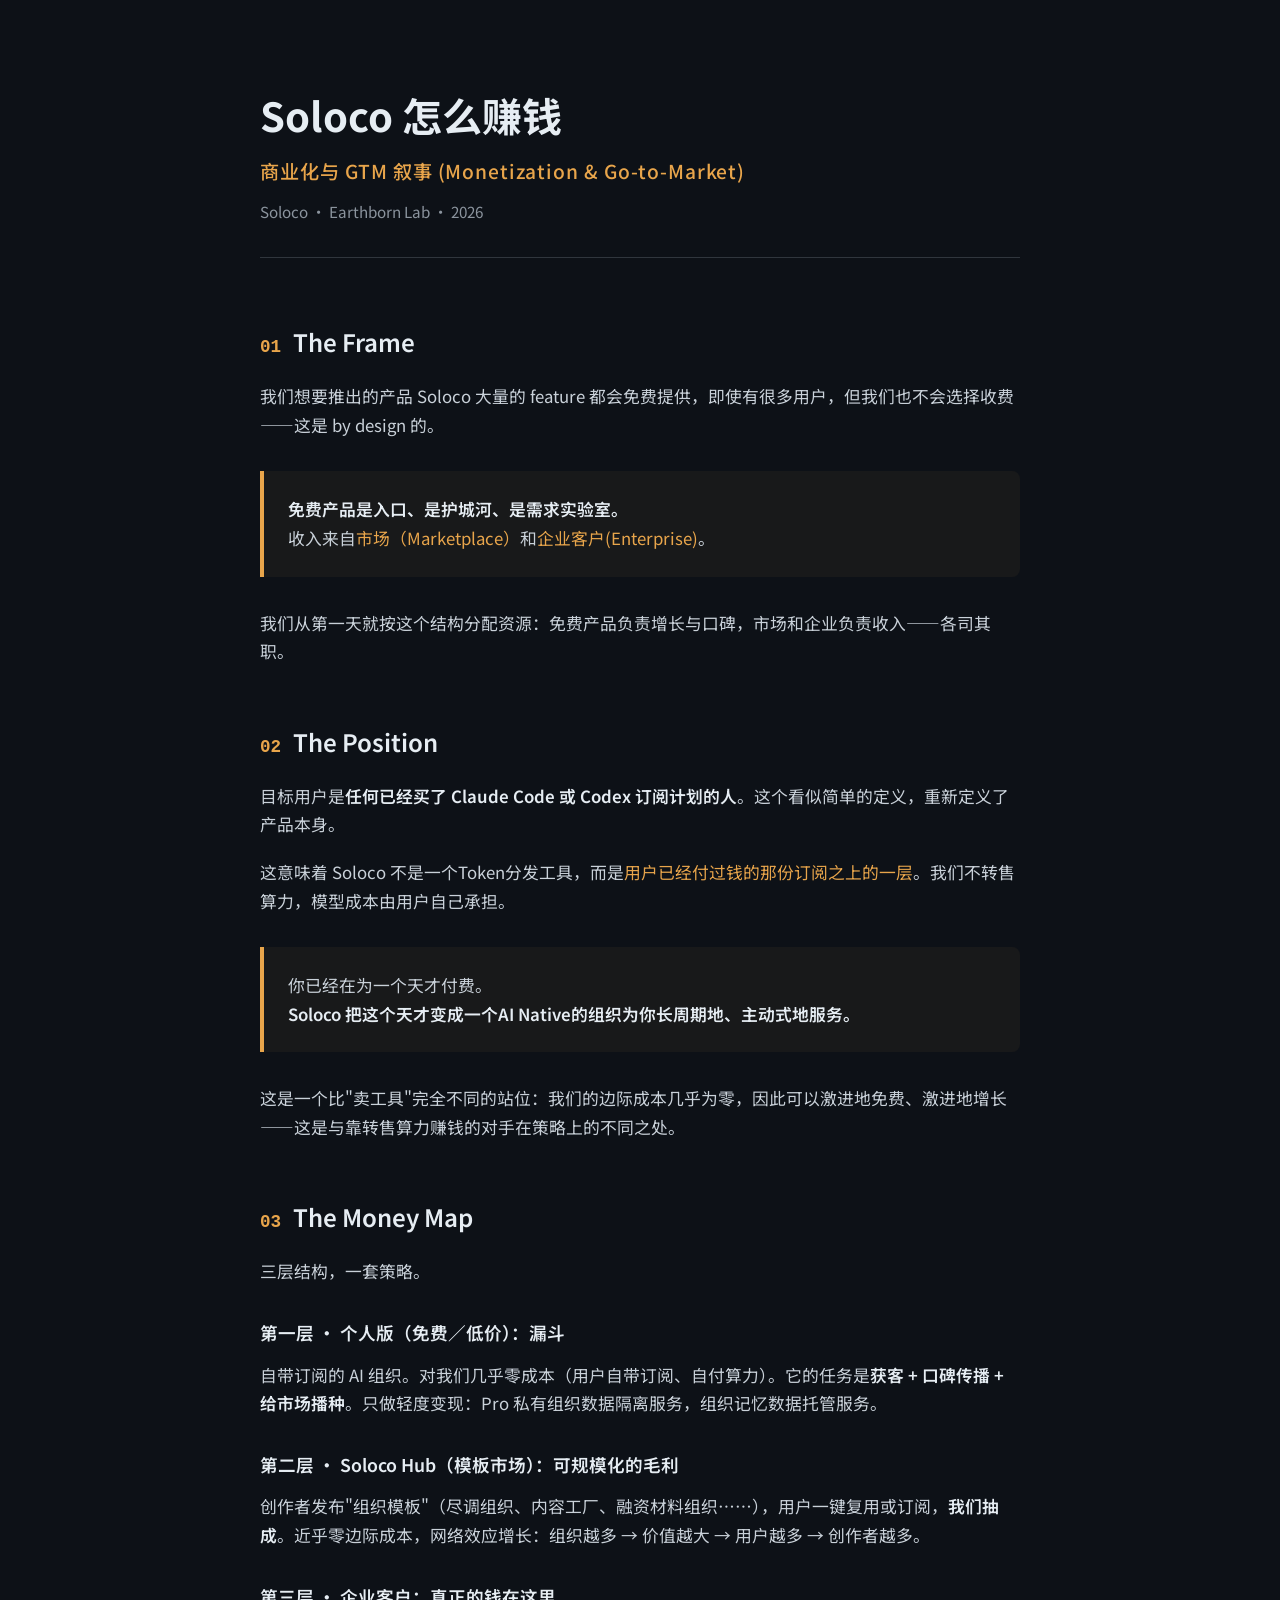
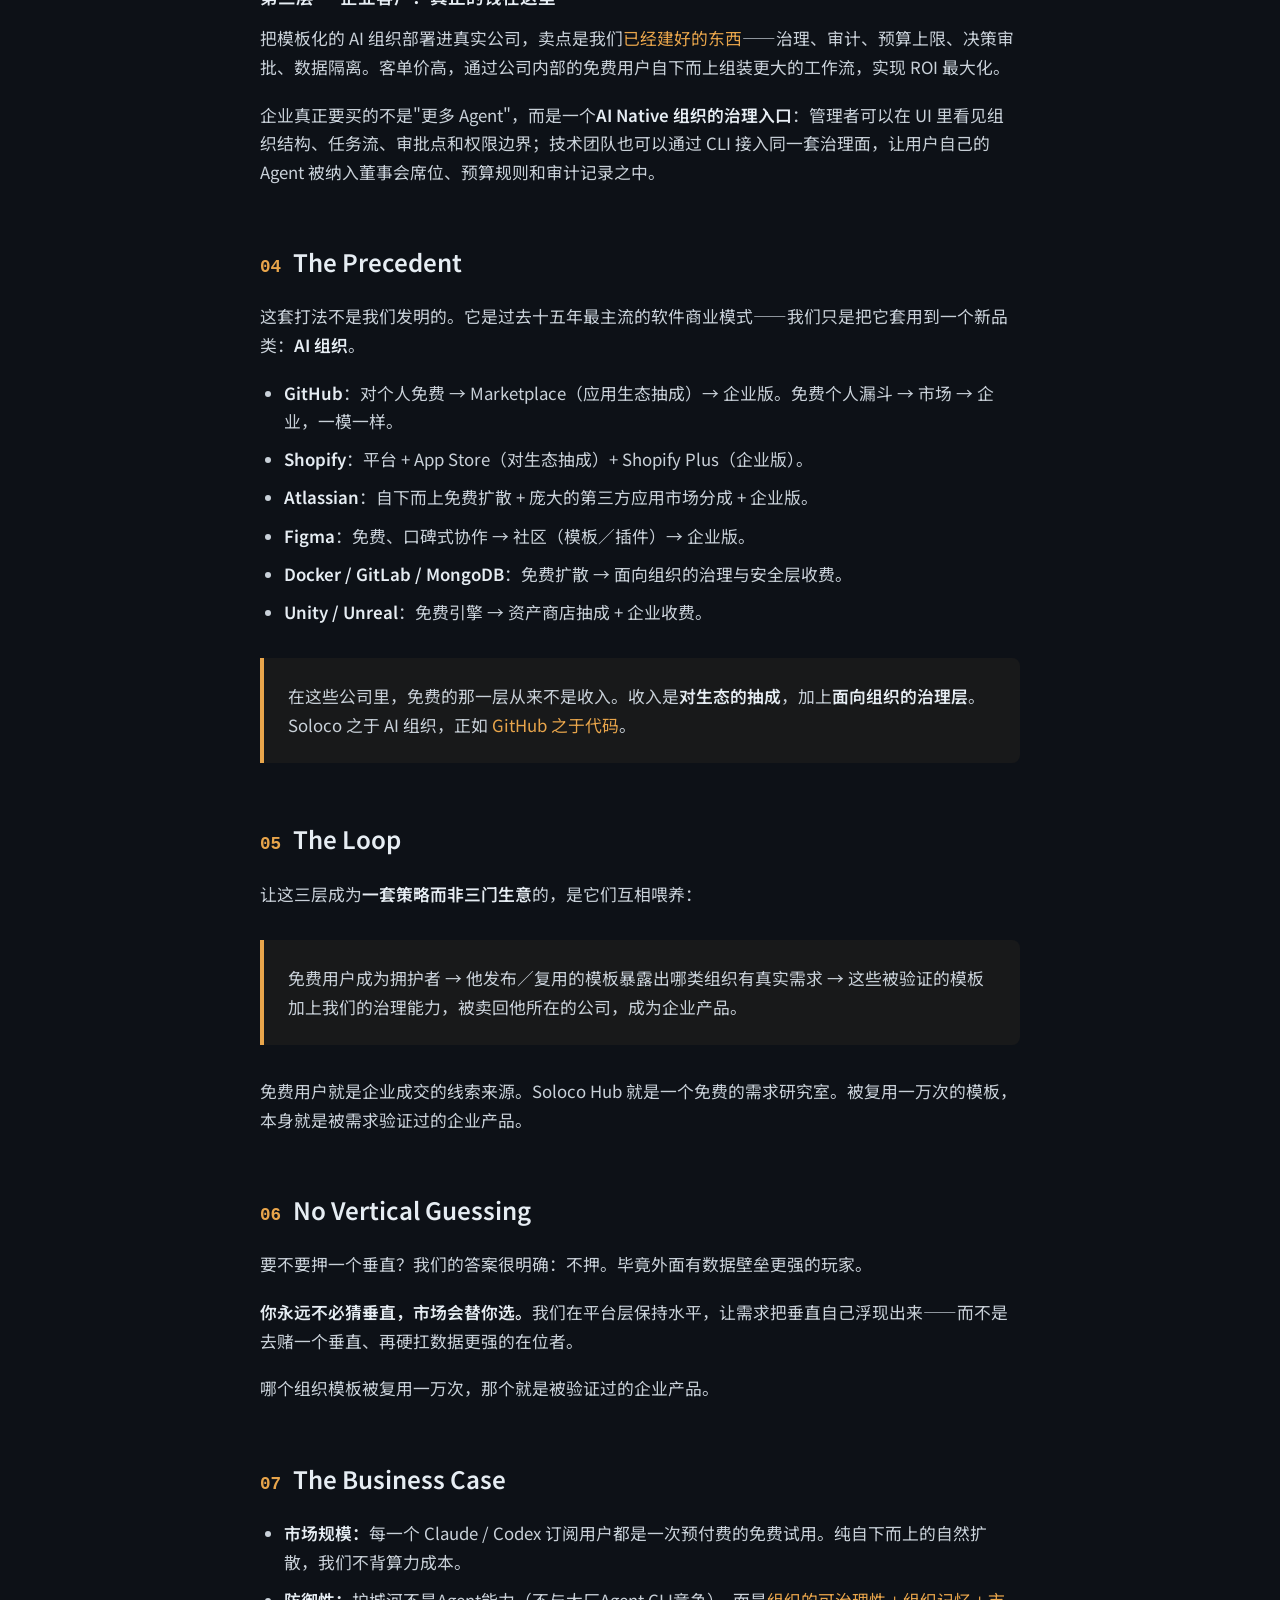
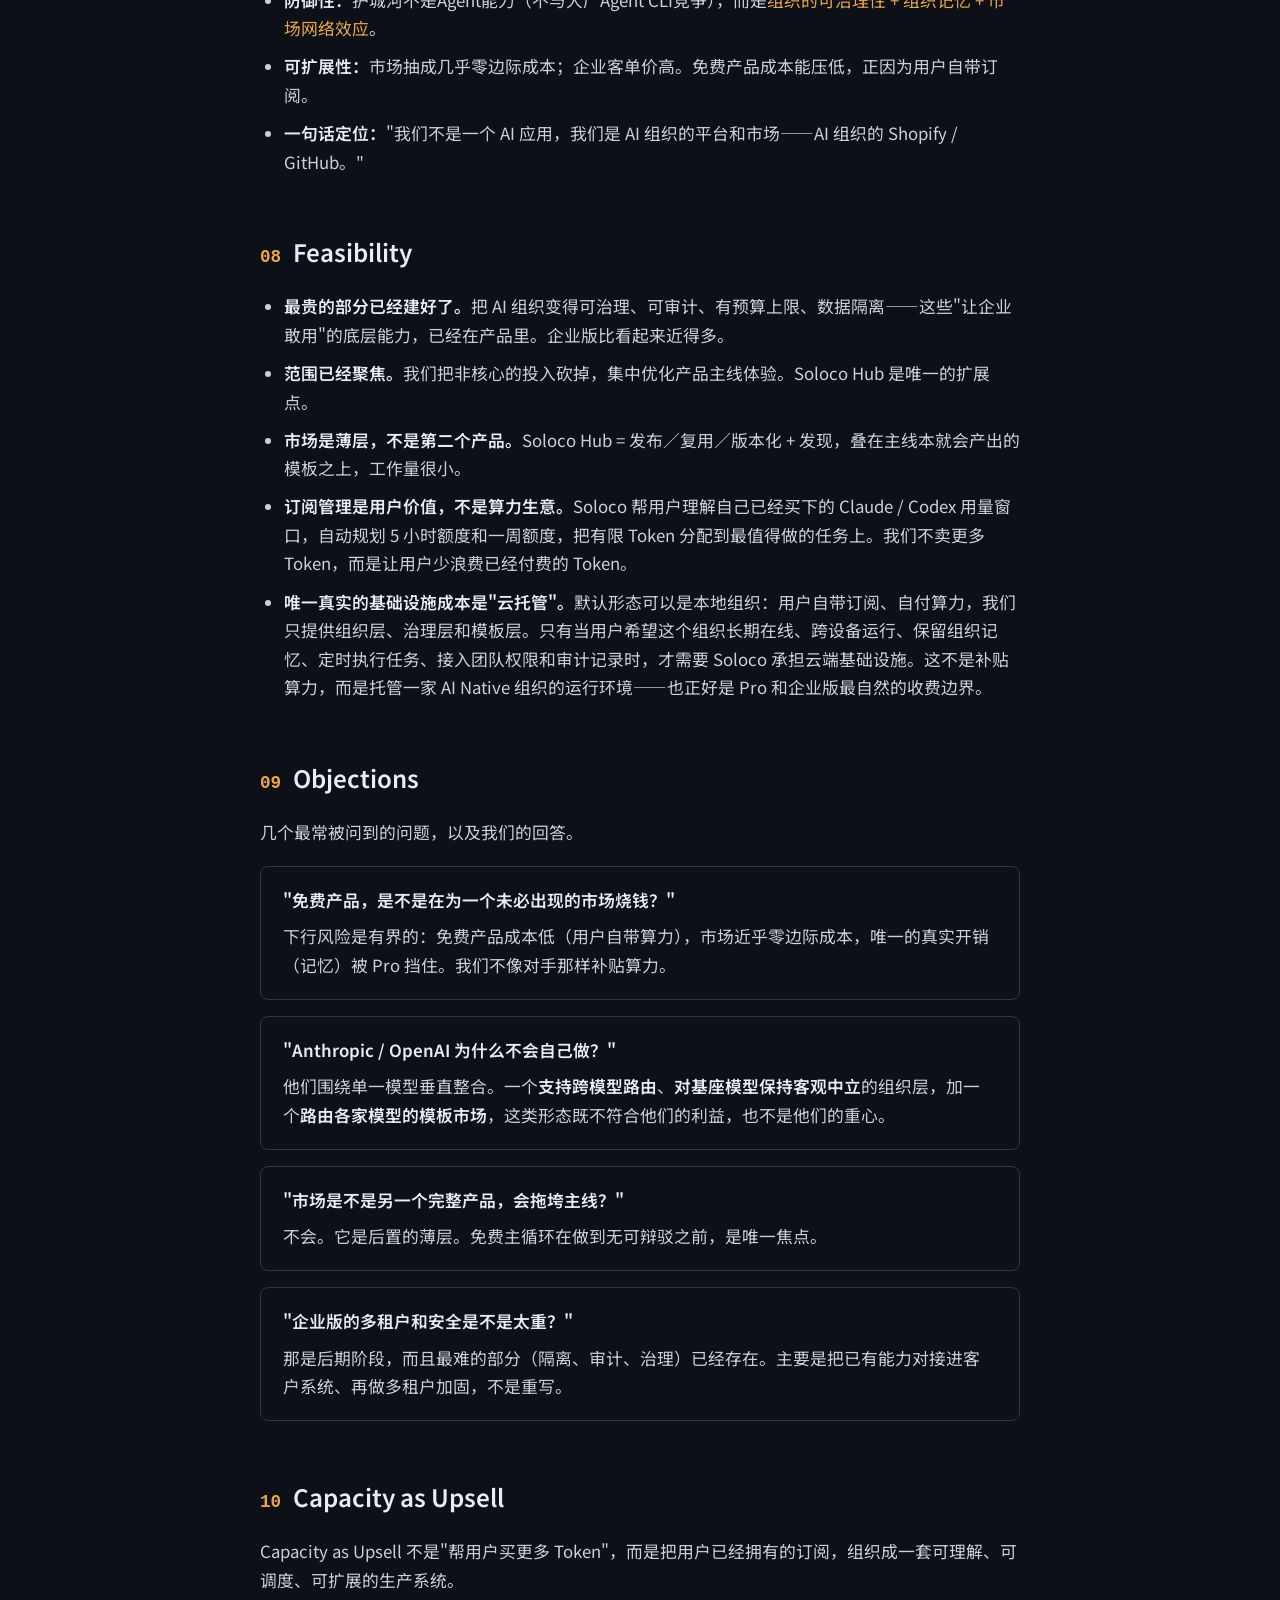
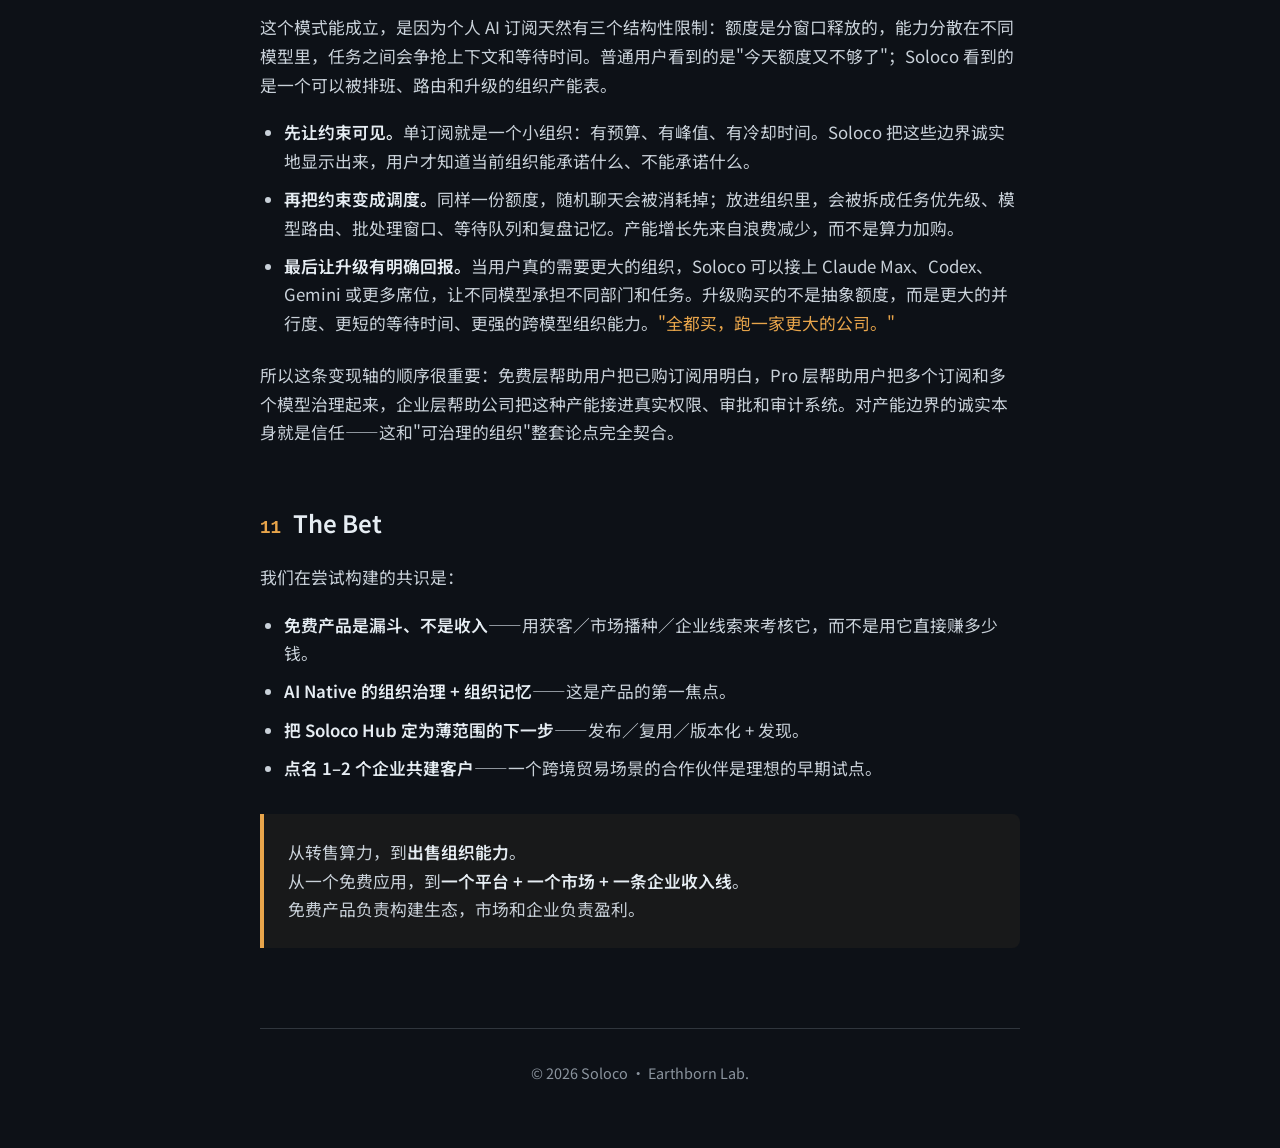
<file: monetization.html>
<!DOCTYPE html>
<html lang="zh-Hans">
<head>
  <meta charset="UTF-8">
  <meta name="viewport" content="width=device-width, initial-scale=1.0">
  <title>Soloco: 商业化与 GTM 叙事</title>
  <link rel="preconnect" href="https://fonts.googleapis.com" />
  <link rel="preconnect" href="https://fonts.gstatic.com" crossorigin />
  <link href="https://fonts.googleapis.com/css2?family=Noto+Sans+SC:wght@400;500;600;700&display=swap" rel="stylesheet" />
  <style>
    :root {
      --bg-color: #0d1117;
      --text-main: #c9d1d9;
      --text-muted: #8b949e;
      --heading-color: #e6edf3;
      --accent: #e8a54b;
      --border-color: #30363d;
    }

    body {
      font-family: "Noto Sans SC", -apple-system, BlinkMacSystemFont, "Segoe UI", Helvetica, Arial, sans-serif;
      background-color: var(--bg-color);
      color: var(--text-main);
      line-height: 1.7;
      margin: 0;
      padding: 0;
      -webkit-font-smoothing: antialiased;
    }

    .container {
      max-width: 760px;
      margin: 0 auto;
      padding: 4rem 2rem;
    }

    header {
      margin-bottom: 4rem;
      border-bottom: 1px solid var(--border-color);
      padding-bottom: 2rem;
    }

    h1 {
      color: var(--heading-color);
      font-size: 2.5rem;
      font-weight: 700;
      margin-bottom: 1rem;
      line-height: 1.2;
    }

    .subtitle {
      color: var(--accent);
      font-size: 1.2rem;
      font-weight: 500;
      letter-spacing: 0.05em;
    }

    .audience {
      color: var(--text-muted);
      font-size: 0.95rem;
      margin-top: 0.75rem;
    }

    section {
      margin-bottom: 3.5rem;
    }

    h2 {
      color: var(--heading-color);
      font-size: 1.5rem;
      font-weight: 600;
      margin-top: 0;
      margin-bottom: 1.2rem;
      display: flex;
      align-items: baseline;
      gap: 0.75rem;
    }

    h2 .section-num {
      color: var(--accent);
      font-size: 1.1rem;
      font-weight: 700;
      font-family: ui-monospace, SFMono-Regular, Menlo, Monaco, Consolas, monospace;
    }

    h3 {
      color: var(--heading-color);
      font-size: 1.1rem;
      font-weight: 600;
      margin-top: 2rem;
      margin-bottom: 0.8rem;
    }

    p {
      margin-top: 0;
      margin-bottom: 1.2rem;
      font-size: 1.05rem;
    }

    ul {
      margin-top: 0;
      margin-bottom: 1.5rem;
      padding-left: 1.5rem;
    }

    li {
      margin-bottom: 0.6rem;
      font-size: 1.05rem;
    }

    strong {
      color: var(--heading-color);
      font-weight: 600;
    }

    .highlight {
      color: var(--accent);
    }

    blockquote {
      margin: 2rem 0;
      padding: 1.5rem;
      background: rgba(232, 165, 75, 0.05);
      border-left: 4px solid var(--accent);
      border-radius: 0 8px 8px 0;
    }

    blockquote p:last-child {
      margin-bottom: 0;
    }

    .qa {
      border: 1px solid var(--border-color);
      border-radius: 8px;
      padding: 1.2rem 1.4rem;
      margin-bottom: 1rem;
    }

    .qa .q {
      color: var(--heading-color);
      font-weight: 600;
      margin-bottom: 0.5rem;
    }

    .qa .a {
      margin-bottom: 0;
      color: var(--text-main);
    }

    .footer {
      margin-top: 5rem;
      padding-top: 2rem;
      border-top: 1px solid var(--border-color);
      color: var(--text-muted);
      font-size: 0.9rem;
      text-align: center;
    }
  </style>
</head>
<body>
  <div class="container">
    <header>
      <h1>Soloco 怎么赚钱</h1>
      <div class="subtitle">商业化与 GTM 叙事 (Monetization &amp; Go-to-Market)</div>
      <div class="audience">Soloco · Earthborn Lab · 2026</div>
    </header>

    <main>
      <section>
        <h2><span class="section-num">01</span> The Frame</h2>
        <p>我们想要推出的产品 Soloco 大量的 feature 都会免费提供，即使有很多用户，但我们也不会选择收费——这是 by design 的。</p>
        <blockquote>
          <p><strong>免费产品是入口、是护城河、是需求实验室。</strong><br>收入来自<span class="highlight">市场（Marketplace）</span>和<span class="highlight">企业客户(Enterprise)</span>。</p>
        </blockquote>
        <p>我们从第一天就按这个结构分配资源：免费产品负责增长与口碑，市场和企业负责收入——各司其职。</p>
      </section>

      <section>
        <h2><span class="section-num">02</span> The Position</h2>
        <p>目标用户是<strong>任何已经买了 Claude Code 或 Codex 订阅计划的人</strong>。这个看似简单的定义，重新定义了产品本身。</p>
        <p>这意味着 Soloco 不是一个Token分发工具，而是<span class="highlight">用户已经付过钱的那份订阅之上的一层</span>。我们不转售算力，模型成本由用户自己承担。</p>
        <blockquote>
          <p>你已经在为一个天才付费。<br><strong>Soloco 把这个天才变成一个AI Native的组织为你长周期地、主动式地服务。</strong></p>
        </blockquote>
        <p>这是一个比"卖工具"完全不同的站位：我们的边际成本几乎为零，因此可以激进地免费、激进地增长——这是与靠转售算力赚钱的对手在策略上的不同之处。</p>
      </section>

      <section>
        <h2><span class="section-num">03</span> The Money Map</h2>
        <p>三层结构，一套策略。</p>

        <h3>第一层 · 个人版（免费／低价）：漏斗</h3>
        <p>自带订阅的 AI 组织。对我们几乎零成本（用户自带订阅、自付算力）。它的任务是<strong>获客 + 口碑传播 + 给市场播种</strong>。只做轻度变现：Pro 私有组织数据隔离服务，组织记忆数据托管服务。</p>

        <h3>第二层 · Soloco Hub（模板市场）：可规模化的毛利</h3>
        <p>创作者发布"组织模板"（尽调组织、内容工厂、融资材料组织……），用户一键复用或订阅，<strong>我们抽成</strong>。近乎零边际成本，网络效应增长：组织越多 → 价值越大 → 用户越多 → 创作者越多。</p>

        <h3>第三层 · 企业客户：真正的钱在这里</h3>
        <p>把模板化的 AI 组织部署进真实公司，卖点是我们<span class="highlight">已经建好的东西</span>——治理、审计、预算上限、决策审批、数据隔离。客单价高，通过公司内部的免费用户自下而上组装更大的工作流，实现 ROI 最大化。</p>
        <p>企业真正要买的不是"更多 Agent"，而是一个<strong>AI Native 组织的治理入口</strong>：管理者可以在 UI 里看见组织结构、任务流、审批点和权限边界；技术团队也可以通过 CLI 接入同一套治理面，让用户自己的 Agent 被纳入董事会席位、预算规则和审计记录之中。</p>
      </section>

      <section>
        <h2><span class="section-num">04</span> The Precedent</h2>
        <p>这套打法不是我们发明的。它是过去十五年最主流的软件商业模式——我们只是把它套用到一个新品类：<strong>AI 组织</strong>。</p>
        <ul>
          <li><strong>GitHub</strong>：对个人免费 → Marketplace（应用生态抽成）→ 企业版。免费个人漏斗 → 市场 → 企业，一模一样。</li>
          <li><strong>Shopify</strong>：平台 + App Store（对生态抽成）+ Shopify Plus（企业版）。</li>
          <li><strong>Atlassian</strong>：自下而上免费扩散 + 庞大的第三方应用市场分成 + 企业版。</li>
          <li><strong>Figma</strong>：免费、口碑式协作 → 社区（模板／插件）→ 企业版。</li>
          <li><strong>Docker / GitLab / MongoDB</strong>：免费扩散 → 面向组织的治理与安全层收费。</li>
          <li><strong>Unity / Unreal</strong>：免费引擎 → 资产商店抽成 + 企业收费。</li>
        </ul>
        <blockquote>
          <p>在这些公司里，免费的那一层从来不是收入。收入是<strong>对生态的抽成</strong>，加上<strong>面向组织的治理层</strong>。<br>Soloco 之于 AI 组织，正如 <span class="highlight">GitHub 之于代码</span>。</p>
        </blockquote>
      </section>

      <section>
        <h2><span class="section-num">05</span> The Loop</h2>
        <p>让这三层成为<strong>一套策略而非三门生意</strong>的，是它们互相喂养：</p>
        <blockquote>
          <p>免费用户成为拥护者 → 他发布／复用的模板暴露出哪类组织有真实需求 → 这些被验证的模板加上我们的治理能力，被卖回他所在的公司，成为企业产品。</p>
        </blockquote>
        <p>免费用户就是企业成交的线索来源。Soloco Hub 就是一个免费的需求研究室。被复用一万次的模板，本身就是被需求验证过的企业产品。</p>
      </section>

      <section>
        <h2><span class="section-num">06</span> No Vertical Guessing</h2>
        <p>要不要押一个垂直？我们的答案很明确：不押。毕竟外面有数据壁垒更强的玩家。</p>
        <p><strong>你永远不必猜垂直，市场会替你选。</strong>我们在平台层保持水平，让需求把垂直自己浮现出来——而不是去赌一个垂直、再硬扛数据更强的在位者。</p>
        <p>哪个组织模板被复用一万次，那个就是被验证过的企业产品。</p>
      </section>

      <section>
        <h2><span class="section-num">07</span> The Business Case</h2>
        <ul>
          <li><strong>市场规模：</strong>每一个 Claude / Codex 订阅用户都是一次预付费的免费试用。纯自下而上的自然扩散，我们不背算力成本。</li>
          <li><strong>防御性：</strong>护城河不是Agent能力（不与大厂Agent CLI竞争），而是<span class="highlight">组织的可治理性 + 组织记忆 + 市场网络效应</span>。</li>
          <li><strong>可扩展性：</strong>市场抽成几乎零边际成本；企业客单价高。免费产品成本能压低，正因为用户自带订阅。</li>
          <li><strong>一句话定位：</strong>"我们不是一个 AI 应用，我们是 AI 组织的平台和市场——AI 组织的 Shopify / GitHub。"</li>
        </ul>
      </section>

      <section>
        <h2><span class="section-num">08</span> Feasibility</h2>
        <ul>
          <li><strong>最贵的部分已经建好了。</strong>把 AI 组织变得可治理、可审计、有预算上限、数据隔离——这些"让企业敢用"的底层能力，已经在产品里。企业版比看起来近得多。</li>
          <li><strong>范围已经聚焦。</strong>我们把非核心的投入砍掉，集中优化产品主线体验。Soloco Hub 是唯一的扩展点。</li>
          <li><strong>市场是薄层，不是第二个产品。</strong>Soloco Hub = 发布／复用／版本化 + 发现，叠在主线本就会产出的模板之上，工作量很小。</li>
          <li><strong>订阅管理是用户价值，不是算力生意。</strong>Soloco 帮用户理解自己已经买下的 Claude / Codex 用量窗口，自动规划 5 小时额度和一周额度，把有限 Token 分配到最值得做的任务上。我们不卖更多 Token，而是让用户少浪费已经付费的 Token。</li>
          <li><strong>唯一真实的基础设施成本是"云托管"。</strong>默认形态可以是本地组织：用户自带订阅、自付算力，我们只提供组织层、治理层和模板层。只有当用户希望这个组织长期在线、跨设备运行、保留组织记忆、定时执行任务、接入团队权限和审计记录时，才需要 Soloco 承担云端基础设施。这不是补贴算力，而是托管一家 AI Native 组织的运行环境——也正好是 Pro 和企业版最自然的收费边界。</li>
        </ul>
      </section>

      <section>
        <h2><span class="section-num">09</span> Objections</h2>
        <p>几个最常被问到的问题，以及我们的回答。</p>

        <div class="qa">
          <p class="q">"免费产品，是不是在为一个未必出现的市场烧钱？"</p>
          <p class="a">下行风险是有界的：免费产品成本低（用户自带算力），市场近乎零边际成本，唯一的真实开销（记忆）被 Pro 挡住。我们不像对手那样补贴算力。</p>
        </div>
        <div class="qa">
          <p class="q">"Anthropic / OpenAI 为什么不会自己做？"</p>
          <p class="a">他们围绕单一模型垂直整合。一个<strong>支持跨模型路由</strong>、<strong>对基座模型保持客观中立</strong>的组织层，加一个<strong>路由各家模型的模板市场</strong>，这类形态既不符合他们的利益，也不是他们的重心。</p>
        </div>
        <div class="qa">
          <p class="q">"市场是不是另一个完整产品，会拖垮主线？"</p>
          <p class="a">不会。它是后置的薄层。免费主循环在做到无可辩驳之前，是唯一焦点。</p>
        </div>
        <div class="qa">
          <p class="q">"企业版的多租户和安全是不是太重？"</p>
          <p class="a">那是后期阶段，而且最难的部分（隔离、审计、治理）已经存在。主要是把已有能力对接进客户系统、再做多租户加固，不是重写。</p>
        </div>
      </section>

      <section>
        <h2><span class="section-num">10</span> Capacity as Upsell</h2>
        <p>Capacity as Upsell 不是"帮用户买更多 Token"，而是把用户已经拥有的订阅，组织成一套可理解、可调度、可扩展的生产系统。</p>
        <p>这个模式能成立，是因为个人 AI 订阅天然有三个结构性限制：额度是分窗口释放的，能力分散在不同模型里，任务之间会争抢上下文和等待时间。普通用户看到的是"今天额度又不够了"；Soloco 看到的是一个可以被排班、路由和升级的组织产能表。</p>
        <ul>
          <li><strong>先让约束可见。</strong>单订阅就是一个小组织：有预算、有峰值、有冷却时间。Soloco 把这些边界诚实地显示出来，用户才知道当前组织能承诺什么、不能承诺什么。</li>
          <li><strong>再把约束变成调度。</strong>同样一份额度，随机聊天会被消耗掉；放进组织里，会被拆成任务优先级、模型路由、批处理窗口、等待队列和复盘记忆。产能增长先来自浪费减少，而不是算力加购。</li>
          <li><strong>最后让升级有明确回报。</strong>当用户真的需要更大的组织，Soloco 可以接上 Claude Max、Codex、Gemini 或更多席位，让不同模型承担不同部门和任务。升级购买的不是抽象额度，而是更大的并行度、更短的等待时间、更强的跨模型组织能力。<span class="highlight">"全都买，跑一家更大的公司。"</span></li>
        </ul>
        <p>所以这条变现轴的顺序很重要：免费层帮助用户把已购订阅用明白，Pro 层帮助用户把多个订阅和多个模型治理起来，企业层帮助公司把这种产能接进真实权限、审批和审计系统。对产能边界的诚实本身就是信任——这和"可治理的组织"整套论点完全契合。</p>
      </section>

      <section>
        <h2><span class="section-num">11</span> The Bet</h2>
        <p>我们在尝试构建的共识是：</p>
        <ul>
          <li><strong>免费产品是漏斗、不是收入</strong>——用获客／市场播种／企业线索来考核它，而不是用它直接赚多少钱。</li>
          <li><strong>AI Native 的组织治理 + 组织记忆</strong>——这是产品的第一焦点。</li>
          <li><strong>把 Soloco Hub 定为薄范围的下一步</strong>——发布／复用／版本化 + 发现。</li>
          <li><strong>点名 1–2 个企业共建客户</strong>——一个跨境贸易场景的合作伙伴是理想的早期试点。</li>
        </ul>
        <blockquote>
          <p>从转售算力，到<strong>出售组织能力</strong>。<br>
          从一个免费应用，到<strong>一个平台 + 一个市场 + 一条企业收入线</strong>。<br>
          免费产品负责构建生态，市场和企业负责盈利。</p>
        </blockquote>
      </section>
    </main>

    <footer class="footer">
      &copy; 2026 Soloco · Earthborn Lab.
    </footer>
  </div>
</body>
</html>
</file>
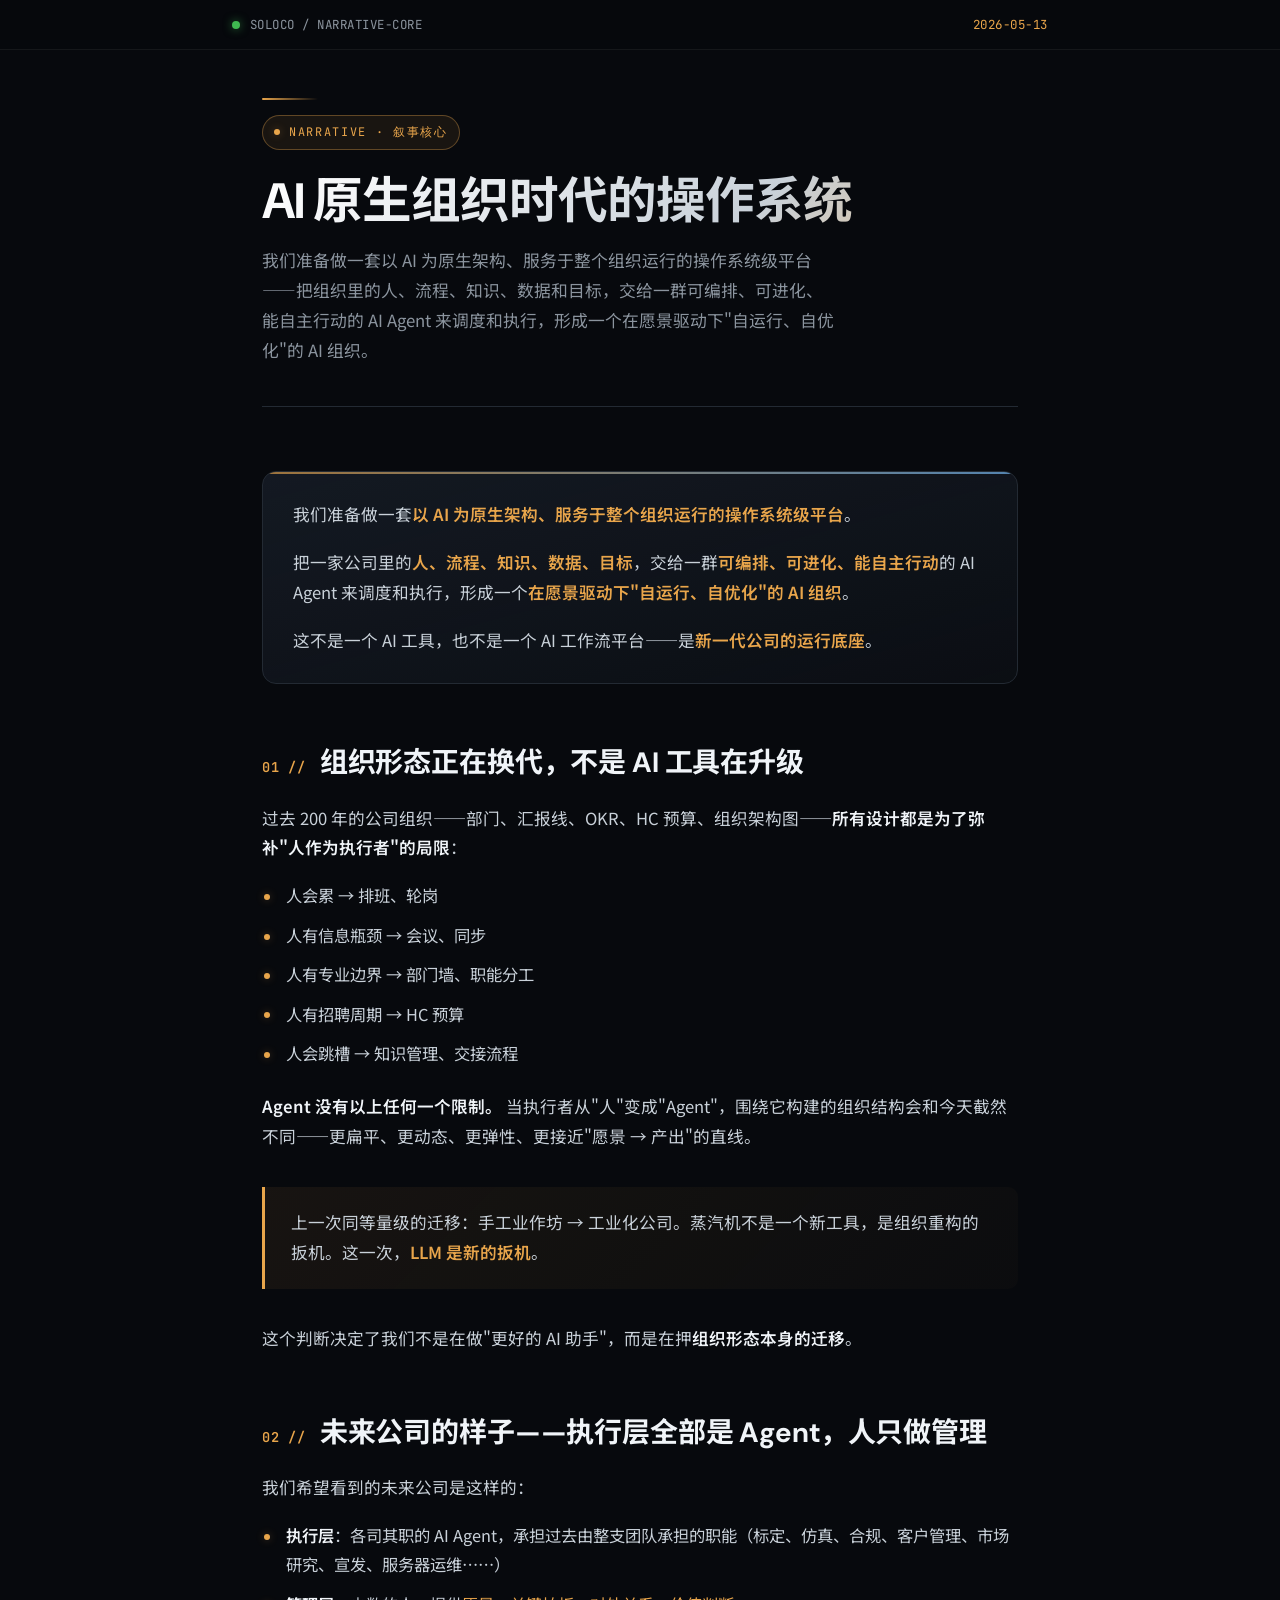
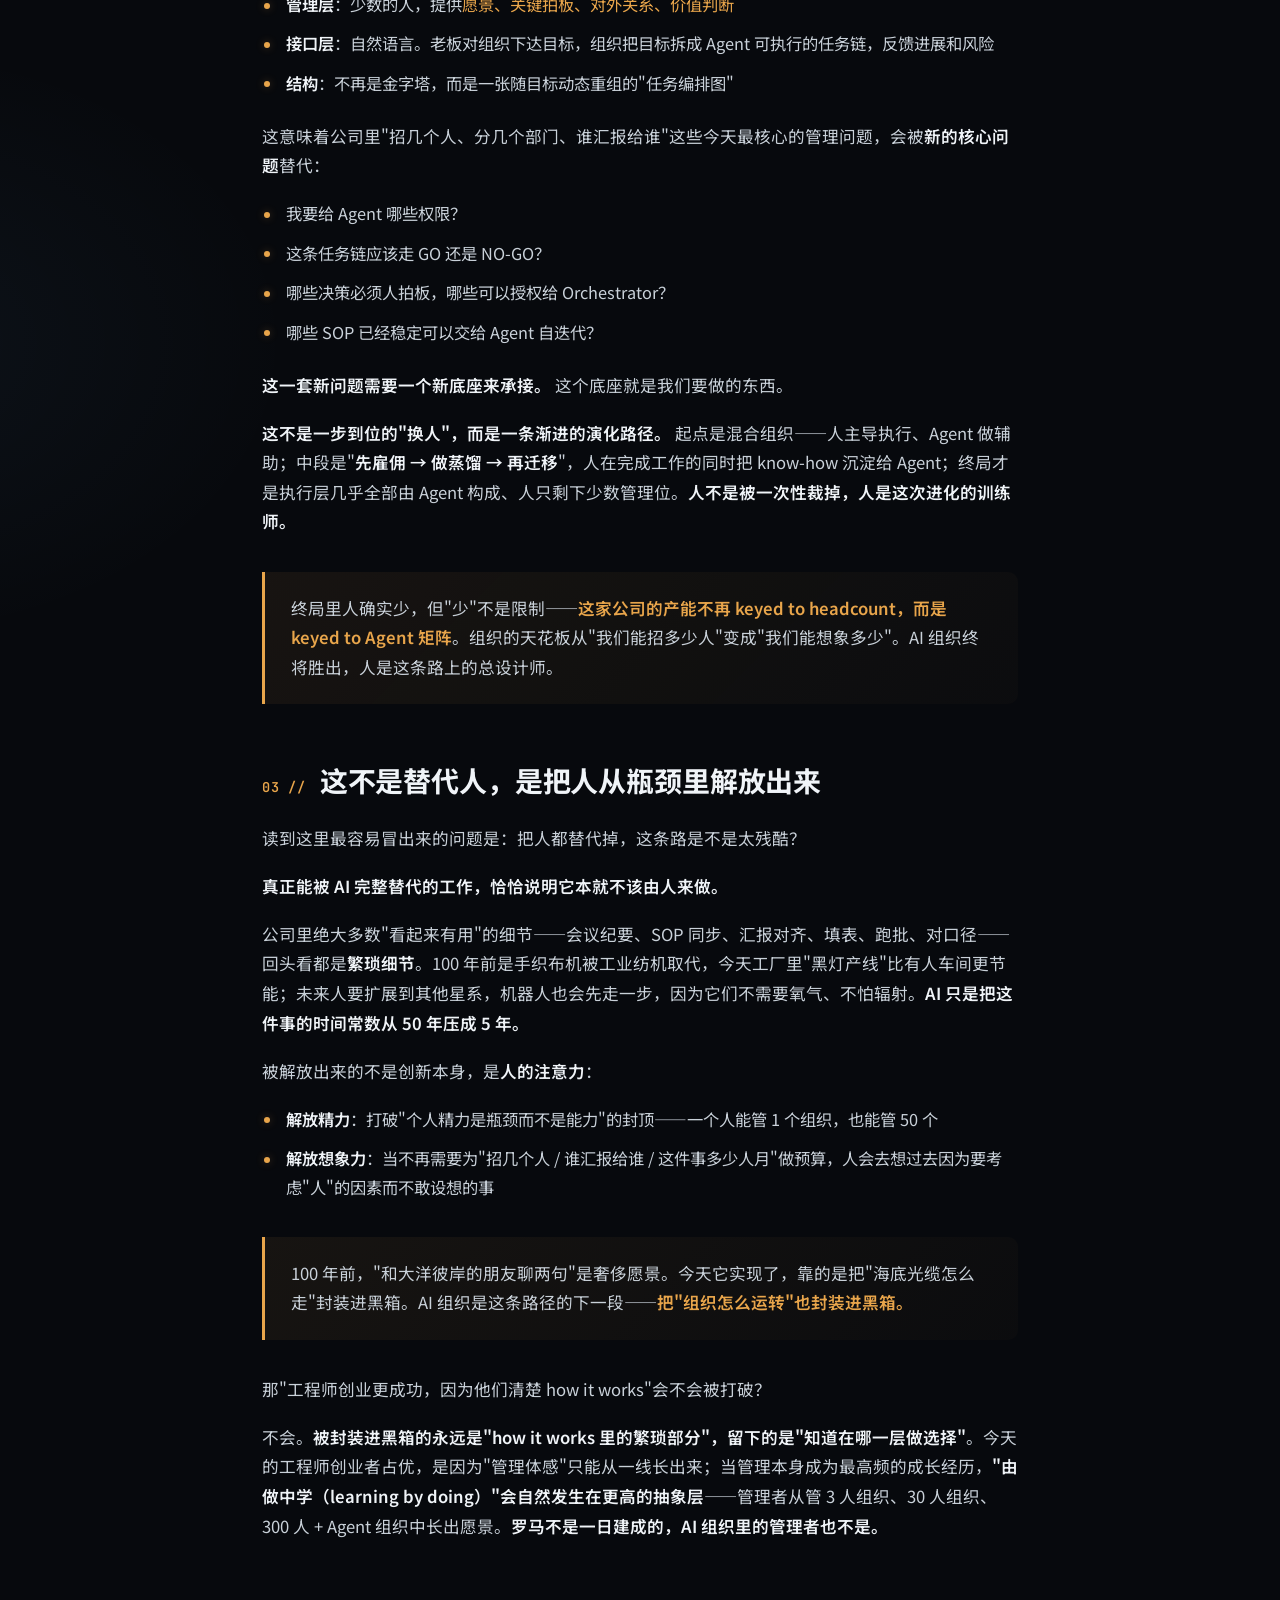
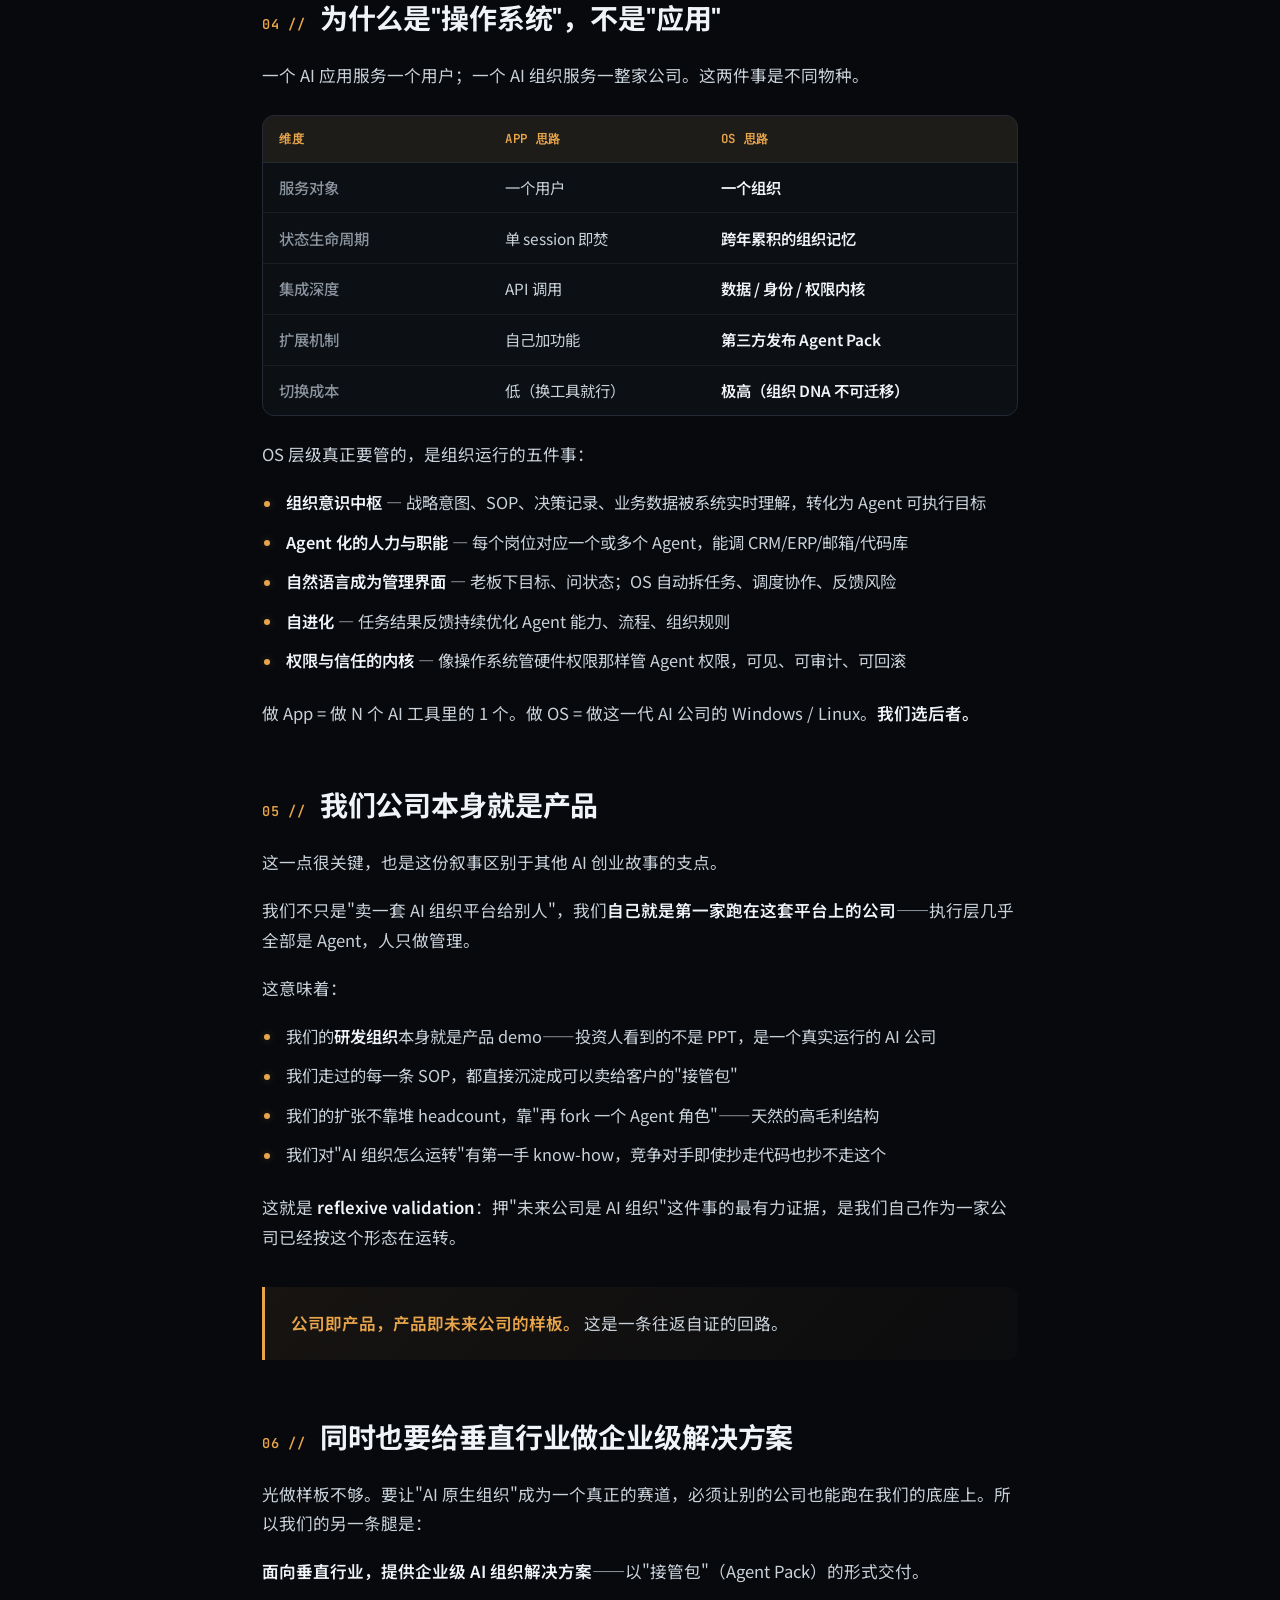
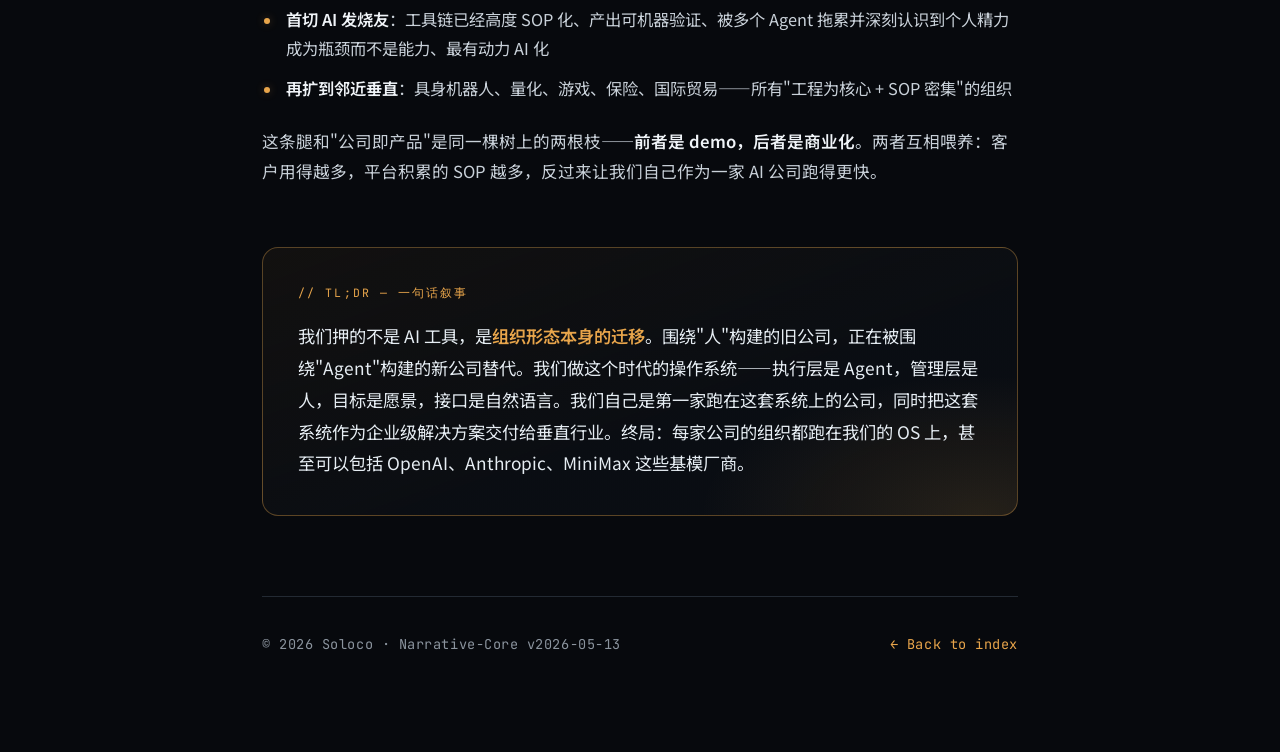
<file: narrative-2026-05-13.html>
<!DOCTYPE html>
<html lang="zh-Hans">
<head>
  <meta charset="UTF-8" />
  <meta name="viewport" content="width=device-width, initial-scale=1.0" />
  <title>Soloco · 叙事核心 — AI 原生组织时代的操作系统</title>
  <meta name="description" content="把组织里的人、流程、知识、数据、目标交给可编排、可进化、能自主行动的 AI Agent，形成在愿景驱动下自运行、自优化的 AI 组织。" />
  <link rel="preconnect" href="https://fonts.googleapis.com" />
  <link rel="preconnect" href="https://fonts.gstatic.com" crossorigin />
  <link href="https://fonts.googleapis.com/css2?family=DM+Sans:wght@400;500;600;700&family=JetBrains+Mono:wght@400;600&family=Noto+Sans+SC:wght@400;500;600;700&display=swap" rel="stylesheet" />
  <style>
    :root {
      --bg-deep: #07090d;
      --bg: #0d1117;
      --bg-soft: #11161d;
      --text: #e6edf3;
      --text-main: #c9d1d9;
      --text-muted: #8b949e;
      --heading: #f0f4f8;
      --accent: #e8a54b;
      --accent-soft: rgba(232, 165, 75, 0.08);
      --accent-glow: rgba(232, 165, 75, 0.32);
      --agent-cyan: #79c0ff;
      --border: #232a33;
      --border-soft: rgba(255, 255, 255, 0.06);
    }

    * { box-sizing: border-box; }
    html { scroll-behavior: smooth; }
    body {
      font-family: "Noto Sans SC", "DM Sans", -apple-system, BlinkMacSystemFont, "Segoe UI", Helvetica, Arial, sans-serif;
      background:
        radial-gradient(900px 600px at 85% -10%, rgba(232, 165, 75, 0.08), transparent 60%),
        radial-gradient(700px 500px at -10% 35%, rgba(121, 192, 255, 0.05), transparent 60%),
        var(--bg-deep);
      color: var(--text-main);
      line-height: 1.78;
      margin: 0;
      padding: 0;
      -webkit-font-smoothing: antialiased;
      min-height: 100vh;
    }

    /* Top status bar — AI / agent feel */
    .topbar {
      position: sticky;
      top: 0;
      z-index: 50;
      backdrop-filter: blur(14px);
      -webkit-backdrop-filter: blur(14px);
      background: rgba(7, 9, 13, 0.72);
      border-bottom: 1px solid var(--border-soft);
    }
    .topbar-inner {
      max-width: 880px;
      margin: 0 auto;
      padding: 0.85rem 2rem;
      display: flex;
      align-items: center;
      justify-content: space-between;
      gap: 1rem;
      font-family: "JetBrains Mono", ui-monospace, SFMono-Regular, Menlo, monospace;
      font-size: 0.78rem;
      color: var(--text-muted);
      letter-spacing: 0.04em;
    }
    .topbar-left { display: flex; align-items: center; gap: 0.6rem; }
    .live-dot {
      width: 8px; height: 8px; border-radius: 50%;
      background: #3fb950;
      box-shadow: 0 0 10px rgba(63, 185, 80, 0.6);
      animation: pulse 1.8s ease-in-out infinite;
    }
    @keyframes pulse { 0%, 100% { opacity: 1; } 50% { opacity: 0.45; } }
    .topbar-right { color: var(--accent); }

    .container {
      max-width: 820px;
      margin: 0 auto;
      padding: 4rem 2rem 6rem;
    }

    /* Header */
    header.hero {
      margin-bottom: 4rem;
      padding-bottom: 2.5rem;
      border-bottom: 1px solid var(--border);
      position: relative;
    }
    header.hero::before {
      content: "";
      position: absolute;
      top: -1rem; left: 0;
      width: 56px; height: 2px;
      background: linear-gradient(90deg, var(--accent), transparent);
      border-radius: 2px;
    }
    .eyebrow {
      display: inline-flex;
      align-items: center;
      gap: 0.55rem;
      font-family: "JetBrains Mono", ui-monospace, monospace;
      font-size: 0.74rem;
      letter-spacing: 0.14em;
      text-transform: uppercase;
      color: var(--accent);
      margin-bottom: 1.4rem;
      padding: 0.35rem 0.7rem;
      border: 1px solid rgba(232, 165, 75, 0.35);
      border-radius: 999px;
      background: var(--accent-soft);
    }
    .eyebrow .dot {
      width: 6px; height: 6px; border-radius: 50%;
      background: var(--accent);
      box-shadow: 0 0 8px var(--accent-glow);
    }
    header.hero h1 {
      color: var(--heading);
      font-family: "DM Sans", "Noto Sans SC", sans-serif;
      font-size: clamp(2.1rem, 4.5vw, 3.1rem);
      font-weight: 700;
      line-height: 1.18;
      letter-spacing: -0.02em;
      margin: 0 0 1rem;
      background: linear-gradient(135deg, #fff 0%, #c9d1d9 65%, var(--accent) 130%);
      -webkit-background-clip: text;
      -webkit-text-fill-color: transparent;
      background-clip: text;
    }
    .hero-sub {
      color: var(--text-muted);
      font-size: 1.05rem;
      margin: 0;
      max-width: 64ch;
    }
    .meta-row {
      margin-top: 1.8rem;
      display: flex; flex-wrap: wrap; gap: 0.55rem;
      font-family: "JetBrains Mono", ui-monospace, monospace;
      font-size: 0.74rem;
    }
    .meta-row .tag {
      padding: 0.3rem 0.7rem;
      border-radius: 999px;
      background: rgba(121, 192, 255, 0.07);
      color: var(--agent-cyan);
      border: 1px solid rgba(121, 192, 255, 0.22);
      letter-spacing: 0.05em;
    }
    .meta-row .tag.amber {
      background: var(--accent-soft);
      color: var(--accent);
      border-color: rgba(232, 165, 75, 0.3);
    }

    /* Sections */
    main section { margin-bottom: 3.8rem; }
    main section:last-child { margin-bottom: 0; }

    h2 {
      color: var(--heading);
      font-family: "DM Sans", "Noto Sans SC", sans-serif;
      font-size: clamp(1.45rem, 2.4vw, 1.75rem);
      font-weight: 700;
      line-height: 1.3;
      margin: 0 0 1.4rem;
      display: flex;
      align-items: baseline;
      gap: 0.85rem;
      letter-spacing: -0.005em;
    }
    h2 .section-num {
      color: var(--accent);
      font-family: "JetBrains Mono", ui-monospace, monospace;
      font-size: 0.85rem;
      font-weight: 600;
      letter-spacing: 0.06em;
      padding-top: 0.15rem;
    }

    h3 {
      color: var(--heading);
      font-family: "DM Sans", "Noto Sans SC", sans-serif;
      font-size: 1.18rem;
      font-weight: 600;
      margin: 2rem 0 1rem;
      letter-spacing: -0.005em;
    }

    p {
      margin: 0 0 1.15rem;
      font-size: 1.04rem;
      color: var(--text-main);
    }

    ul {
      margin: 0 0 1.5rem;
      padding-left: 0;
      list-style: none;
    }
    li {
      position: relative;
      padding-left: 1.5rem;
      margin-bottom: 0.65rem;
      font-size: 1.02rem;
      color: var(--text-main);
    }
    li::before {
      content: "";
      position: absolute;
      left: 0.1rem;
      top: 0.78em;
      width: 6px; height: 6px;
      border-radius: 50%;
      background: var(--accent);
      box-shadow: 0 0 8px var(--accent-glow);
    }
    li strong { color: var(--heading); }

    strong { color: var(--heading); font-weight: 600; }
    .accent { color: var(--accent); }
    .cyan { color: var(--agent-cyan); }

    blockquote {
      margin: 2.2rem 0;
      padding: 1.35rem 1.6rem;
      background: linear-gradient(135deg, rgba(232, 165, 75, 0.07) 0%, rgba(232, 165, 75, 0.02) 100%);
      border-left: 3px solid var(--accent);
      border-radius: 0 10px 10px 0;
      font-size: 1rem;
      color: var(--text);
    }
    blockquote p:last-child { margin-bottom: 0; }
    blockquote strong { color: var(--accent); }

    /* OS-vs-App table */
    .compare-wrap {
      margin: 1.5rem 0 1.5rem;
      border: 1px solid var(--border);
      border-radius: 12px;
      overflow: hidden;
      background: rgba(17, 22, 29, 0.55);
    }
    table {
      width: 100%;
      border-collapse: collapse;
      font-size: 0.96rem;
    }
    thead th {
      background: rgba(232, 165, 75, 0.08);
      color: var(--accent);
      font-family: "JetBrains Mono", ui-monospace, monospace;
      font-size: 0.78rem;
      letter-spacing: 0.05em;
      text-transform: uppercase;
      font-weight: 600;
      text-align: left;
      padding: 0.75rem 1rem;
      border-bottom: 1px solid var(--border);
    }
    tbody td {
      padding: 0.7rem 1rem;
      border-bottom: 1px solid var(--border-soft);
      color: var(--text-main);
      vertical-align: top;
    }
    tbody tr:last-child td { border-bottom: none; }
    tbody td:first-child { color: var(--text-muted); font-weight: 500; width: 30%; }

    /* "我们做什么" intro callout */
    .intro-card {
      background: linear-gradient(165deg, rgba(22, 28, 38, 0.85) 0%, rgba(13, 17, 23, 0.6) 100%);
      border: 1px solid var(--border);
      border-radius: 14px;
      padding: 1.75rem 1.85rem;
      margin: 0 0 2rem;
      position: relative;
      overflow: hidden;
    }
    .intro-card::before {
      content: "";
      position: absolute;
      top: 0; left: 0; right: 0;
      height: 2px;
      background: linear-gradient(90deg, var(--accent) 0%, var(--agent-cyan) 100%);
      opacity: 0.65;
    }
    .intro-card p:last-child { margin-bottom: 0; }
    .intro-card strong { color: var(--accent); }

    /* TL;DR pull quote */
    .tldr {
      margin: 3rem 0 0;
      padding: 2.2rem 2.2rem;
      border: 1px solid rgba(232, 165, 75, 0.35);
      border-radius: 16px;
      background:
        radial-gradient(400px 200px at 95% 100%, rgba(232, 165, 75, 0.12), transparent 70%),
        linear-gradient(160deg, rgba(232, 165, 75, 0.05) 0%, rgba(13, 17, 23, 0.6) 60%);
      position: relative;
    }
    .tldr-label {
      font-family: "JetBrains Mono", ui-monospace, monospace;
      font-size: 0.72rem;
      letter-spacing: 0.18em;
      text-transform: uppercase;
      color: var(--accent);
      margin-bottom: 1rem;
    }
    .tldr p {
      font-size: 1.08rem;
      line-height: 1.85;
      color: var(--text);
      margin: 0;
    }
    .tldr strong { color: var(--accent); }

    /* Footer */
    .footer {
      margin-top: 5rem;
      padding-top: 2.2rem;
      border-top: 1px solid var(--border);
      color: var(--text-muted);
      font-size: 0.85rem;
      font-family: "JetBrains Mono", ui-monospace, monospace;
      letter-spacing: 0.04em;
      display: flex;
      justify-content: space-between;
      flex-wrap: wrap;
      gap: 1rem;
    }
    .footer a { color: var(--accent); text-decoration: none; }
    .footer a:hover { text-decoration: underline; }

    /* Mobile */
    @media (max-width: 640px) {
      .container { padding: 2.5rem 1.25rem 4rem; }
      .topbar-inner { padding: 0.75rem 1.25rem; font-size: 0.7rem; }
      header.hero h1 { font-size: 2rem; }
      .intro-card, .tldr { padding: 1.35rem 1.35rem; }
      .compare-wrap { font-size: 0.88rem; }
      tbody td:first-child { width: 38%; }
    }
  </style>
</head>
<body>

  <div class="topbar">
    <div class="topbar-inner">
      <div class="topbar-left">
        <span class="live-dot" aria-hidden="true"></span>
        <span>SOLOCO / NARRATIVE-CORE</span>
      </div>
      <div class="topbar-right">2026-05-13</div>
    </div>
  </div>

  <div class="container">

    <header class="hero">
      <span class="eyebrow"><span class="dot" aria-hidden="true"></span> Narrative · 叙事核心</span>
      <h1>AI 原生组织时代的操作系统</h1>
      <p class="hero-sub">
        我们准备做一套以 AI 为原生架构、服务于整个组织运行的操作系统级平台——把组织里的人、流程、知识、数据和目标，交给一群可编排、可进化、能自主行动的 AI Agent 来调度和执行，形成一个在愿景驱动下"自运行、自优化"的 AI 组织。
      </p>
    </header>

    <main>

      <!-- INTRO -->
      <section>
        <div class="intro-card">
          <p>我们准备做一套<strong>以 AI 为原生架构、服务于整个组织运行的操作系统级平台</strong>。</p>
          <p>把一家公司里的<strong>人、流程、知识、数据、目标</strong>，交给一群<strong>可编排、可进化、能自主行动</strong>的 AI Agent 来调度和执行，形成一个<strong>在愿景驱动下"自运行、自优化"的 AI 组织</strong>。</p>
          <p>这不是一个 AI 工具，也不是一个 AI 工作流平台——是<span class="accent"><strong>新一代公司的运行底座</strong></span>。</p>
        </div>
      </section>

      <!-- STEP 1 -->
      <section>
        <h2><span class="section-num">01 //</span> 组织形态正在换代，不是 AI 工具在升级</h2>
        <p>过去 200 年的公司组织——部门、汇报线、OKR、HC 预算、组织架构图——<strong>所有设计都是为了弥补"人作为执行者"的局限</strong>：</p>
        <ul>
          <li>人会累 → 排班、轮岗</li>
          <li>人有信息瓶颈 → 会议、同步</li>
          <li>人有专业边界 → 部门墙、职能分工</li>
          <li>人有招聘周期 → HC 预算</li>
          <li>人会跳槽 → 知识管理、交接流程</li>
        </ul>
        <p><strong>Agent 没有以上任何一个限制。</strong> 当执行者从"人"变成"Agent"，围绕它构建的组织结构会和今天截然不同——更扁平、更动态、更弹性、更接近"愿景 → 产出"的直线。</p>
        <blockquote>
          <p>上一次同等量级的迁移：手工业作坊 → 工业化公司。蒸汽机不是一个新工具，是组织重构的扳机。这一次，<strong>LLM 是新的扳机</strong>。</p>
        </blockquote>
        <p>这个判断决定了我们不是在做"更好的 AI 助手"，而是在押<span class="accent"><strong>组织形态本身的迁移</strong></span>。</p>
      </section>

      <!-- STEP 2 -->
      <section>
        <h2><span class="section-num">02 //</span> 未来公司的样子——执行层全部是 Agent，人只做管理</h2>
        <p>我们希望看到的未来公司是这样的：</p>
        <ul>
          <li><strong>执行层</strong>：各司其职的 AI Agent，承担过去由整支团队承担的职能（标定、仿真、合规、客户管理、市场研究、宣发、服务器运维……）</li>
          <li><strong>管理层</strong>：少数的人，提供<span class="accent">愿景、关键拍板、对外关系、价值判断</span></li>
          <li><strong>接口层</strong>：自然语言。老板对组织下达目标，组织把目标拆成 Agent 可执行的任务链，反馈进展和风险</li>
          <li><strong>结构</strong>：不再是金字塔，而是一张随目标动态重组的"任务编排图"</li>
        </ul>
        <p>这意味着公司里"招几个人、分几个部门、谁汇报给谁"这些今天最核心的管理问题，会被<strong>新的核心问题</strong>替代：</p>
        <ul>
          <li>我要给 Agent 哪些权限？</li>
          <li>这条任务链应该走 GO 还是 NO-GO？</li>
          <li>哪些决策必须人拍板，哪些可以授权给 Orchestrator？</li>
          <li>哪些 SOP 已经稳定可以交给 Agent 自迭代？</li>
        </ul>
        <p><strong>这一套新问题需要一个新底座来承接。</strong> 这个底座就是我们要做的东西。</p>
        <p><strong>这不是一步到位的"换人"，而是一条渐进的演化路径。</strong> 起点是混合组织——人主导执行、Agent 做辅助；中段是"<strong>先雇佣 → 做蒸馏 → 再迁移</strong>"，人在完成工作的同时把 know-how 沉淀给 Agent；终局才是执行层几乎全部由 Agent 构成、人只剩下少数管理位。<strong>人不是被一次性裁掉，人是这次进化的训练师。</strong></p>
        <blockquote>
          <p>终局里人确实少，但"少"不是限制——<strong>这家公司的产能不再 keyed to headcount，而是 keyed to Agent 矩阵</strong>。组织的天花板从"我们能招多少人"变成"我们能想象多少"。AI 组织终将胜出，人是这条路上的总设计师。</p>
        </blockquote>
      </section>

      <!-- STEP 3 -->
      <section>
        <h2><span class="section-num">03 //</span> 这不是替代人，是把人从瓶颈里解放出来</h2>
        <p>读到这里最容易冒出来的问题是：把人都替代掉，这条路是不是太残酷？</p>
        <p><strong>真正能被 AI 完整替代的工作，恰恰说明它本就不该由人来做。</strong></p>
        <p>公司里绝大多数"看起来有用"的细节——会议纪要、SOP 同步、汇报对齐、填表、跑批、对口径——回头看都是<strong>繁琐细节</strong>。100 年前是手织布机被工业纺机取代，今天工厂里"黑灯产线"比有人车间更节能；未来人要扩展到其他星系，机器人也会先走一步，因为它们不需要氧气、不怕辐射。<strong>AI 只是把这件事的时间常数从 50 年压成 5 年。</strong></p>
        <p>被解放出来的不是创新本身，是<strong>人的注意力</strong>：</p>
        <ul>
          <li><strong>解放精力</strong>：打破"个人精力是瓶颈而不是能力"的封顶——一个人能管 1 个组织，也能管 50 个</li>
          <li><strong>解放想象力</strong>：当不再需要为"招几个人 / 谁汇报给谁 / 这件事多少人月"做预算，人会去想过去因为要考虑"人"的因素而不敢设想的事</li>
        </ul>
        <blockquote>
          <p>100 年前，"和大洋彼岸的朋友聊两句"是奢侈愿景。今天它实现了，靠的是把"海底光缆怎么走"封装进黑箱。AI 组织是这条路径的下一段——<strong>把"组织怎么运转"也封装进黑箱。</strong></p>
        </blockquote>
        <p>那"工程师创业更成功，因为他们清楚 how it works"会不会被打破？</p>
        <p>不会。<strong>被封装进黑箱的永远是"how it works 里的繁琐部分"，留下的是"知道在哪一层做选择"</strong>。今天的工程师创业者占优，是因为"管理体感"只能从一线长出来；当管理本身成为最高频的成长经历，<strong>"由做中学（learning by doing）"会自然发生在更高的抽象层</strong>——管理者从管 3 人组织、30 人组织、300 人 + Agent 组织中长出愿景。<span class="accent"><strong>罗马不是一日建成的，AI 组织里的管理者也不是。</strong></span></p>
      </section>

      <!-- STEP 4 -->
      <section>
        <h2><span class="section-num">04 //</span> 为什么是"操作系统"，不是"应用"</h2>
        <p>一个 AI 应用服务一个用户；一个 AI 组织服务一整家公司。这两件事是不同物种。</p>
        <div class="compare-wrap">
          <table>
            <thead>
              <tr>
                <th>维度</th>
                <th>App 思路</th>
                <th>OS 思路</th>
              </tr>
            </thead>
            <tbody>
              <tr><td>服务对象</td><td>一个用户</td><td><strong>一个组织</strong></td></tr>
              <tr><td>状态生命周期</td><td>单 session 即焚</td><td><strong>跨年累积的组织记忆</strong></td></tr>
              <tr><td>集成深度</td><td>API 调用</td><td><strong>数据 / 身份 / 权限内核</strong></td></tr>
              <tr><td>扩展机制</td><td>自己加功能</td><td><strong>第三方发布 Agent Pack</strong></td></tr>
              <tr><td>切换成本</td><td>低（换工具就行）</td><td><strong>极高（组织 DNA 不可迁移）</strong></td></tr>
            </tbody>
          </table>
        </div>
        <p>OS 层级真正要管的，是组织运行的五件事：</p>
        <ul>
          <li><strong>组织意识中枢</strong> — 战略意图、SOP、决策记录、业务数据被系统实时理解，转化为 Agent 可执行目标</li>
          <li><strong>Agent 化的人力与职能</strong> — 每个岗位对应一个或多个 Agent，能调 CRM/ERP/邮箱/代码库</li>
          <li><strong>自然语言成为管理界面</strong> — 老板下目标、问状态；OS 自动拆任务、调度协作、反馈风险</li>
          <li><strong>自进化</strong> — 任务结果反馈持续优化 Agent 能力、流程、组织规则</li>
          <li><strong>权限与信任的内核</strong> — 像操作系统管硬件权限那样管 Agent 权限，可见、可审计、可回滚</li>
        </ul>
        <p>做 App = 做 N 个 AI 工具里的 1 个。做 OS = 做这一代 AI 公司的 Windows / Linux。<span class="accent"><strong>我们选后者。</strong></span></p>
      </section>

      <!-- STEP 5 -->
      <section>
        <h2><span class="section-num">05 //</span> 我们公司本身就是产品</h2>
        <p>这一点很关键，也是这份叙事区别于其他 AI 创业故事的支点。</p>
        <p>我们不只是"卖一套 AI 组织平台给别人"，我们<strong>自己就是第一家跑在这套平台上的公司</strong>——执行层几乎全部是 Agent，人只做管理。</p>
        <p>这意味着：</p>
        <ul>
          <li>我们的<strong>研发组织</strong>本身就是产品 demo——投资人看到的不是 PPT，是一个真实运行的 AI 公司</li>
          <li>我们走过的每一条 SOP，都直接沉淀成可以卖给客户的"接管包"</li>
          <li>我们的扩张不靠堆 headcount，靠"再 fork 一个 Agent 角色"——天然的高毛利结构</li>
          <li>我们对"AI 组织怎么运转"有第一手 know-how，竞争对手即使抄走代码也抄不走这个</li>
        </ul>
        <p>这就是 <span class="cyan"><strong>reflexive validation</strong></span>：押"未来公司是 AI 组织"这件事的最有力证据，是我们自己作为一家公司已经按这个形态在运转。</p>
        <blockquote>
          <p><strong>公司即产品，产品即未来公司的样板。</strong> 这是一条往返自证的回路。</p>
        </blockquote>
      </section>

      <!-- STEP 6 -->
      <section>
        <h2><span class="section-num">06 //</span> 同时也要给垂直行业做企业级解决方案</h2>
        <p>光做样板不够。要让"AI 原生组织"成为一个真正的赛道，必须让别的公司也能跑在我们的底座上。所以我们的另一条腿是：</p>
        <p><strong>面向垂直行业，提供企业级 AI 组织解决方案</strong>——以"接管包"（Agent Pack）的形式交付。</p>
        <ul>
          <li><strong>首切 AI 发烧友</strong>：工具链已经高度 SOP 化、产出可机器验证、被多个 Agent 拖累并深刻认识到个人精力成为瓶颈而不是能力、最有动力 AI 化</li>
          <li><strong>再扩到邻近垂直</strong>：具身机器人、量化、游戏、保险、国际贸易——所有"工程为核心 + SOP 密集"的组织</li>
        </ul>
        <p>这条腿和"公司即产品"是同一棵树上的两根枝——<span class="accent"><strong>前者是 demo，后者是商业化</strong></span>。两者互相喂养：客户用得越多，平台积累的 SOP 越多，反过来让我们自己作为一家 AI 公司跑得更快。</p>
      </section>

      <!-- TL;DR -->
      <section>
        <div class="tldr">
          <div class="tldr-label">// TL;DR — 一句话叙事</div>
          <p>我们押的不是 AI 工具，是<strong>组织形态本身的迁移</strong>。围绕"人"构建的旧公司，正在被围绕"Agent"构建的新公司替代。我们做这个时代的操作系统——执行层是 Agent，管理层是人，目标是愿景，接口是自然语言。我们自己是第一家跑在这套系统上的公司，同时把这套系统作为企业级解决方案交付给垂直行业。终局：每家公司的组织都跑在我们的 OS 上，甚至可以包括 OpenAI、Anthropic、MiniMax 这些基模厂商。</p>
        </div>
      </section>

    </main>

    <div class="footer">
      <span>© 2026 Soloco · Narrative-Core v2026-05-13</span>
      <span><a href="./">← Back to index</a></span>
    </div>

  </div>

</body>
</html>
</file>
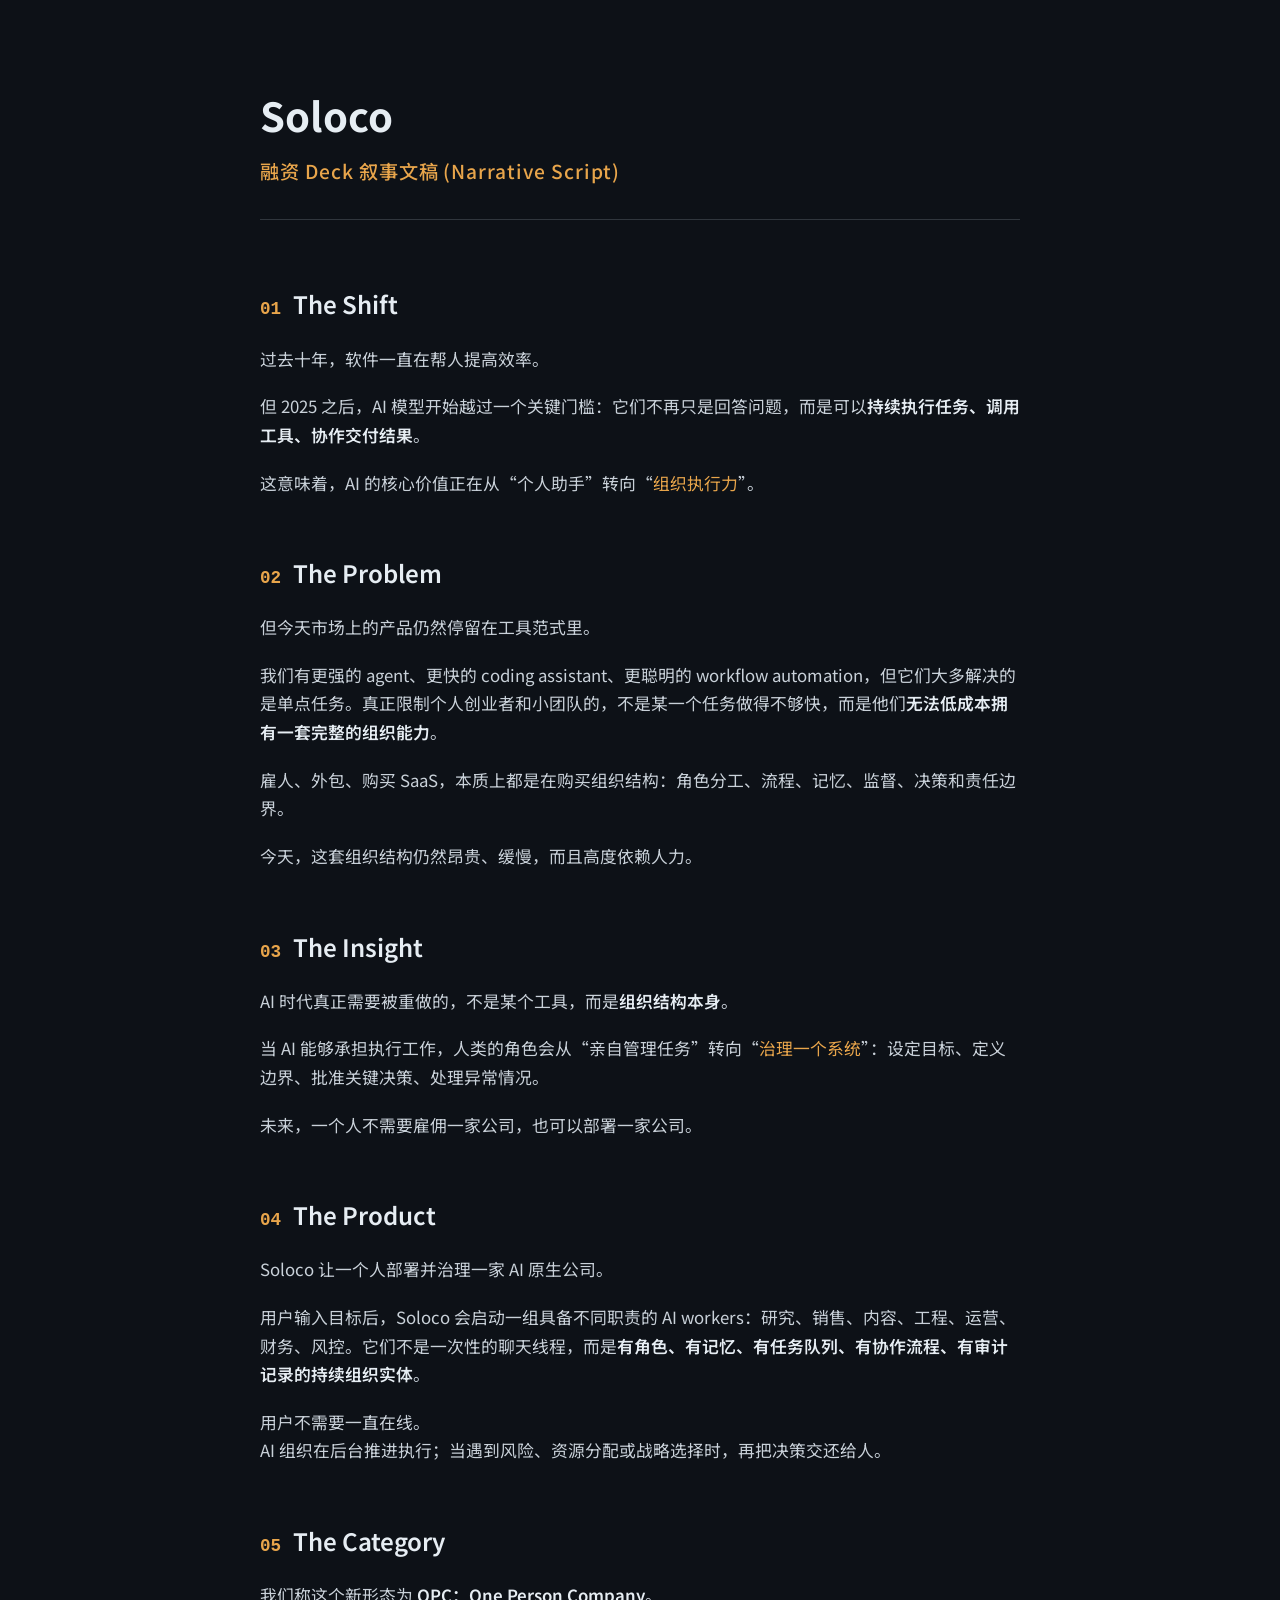
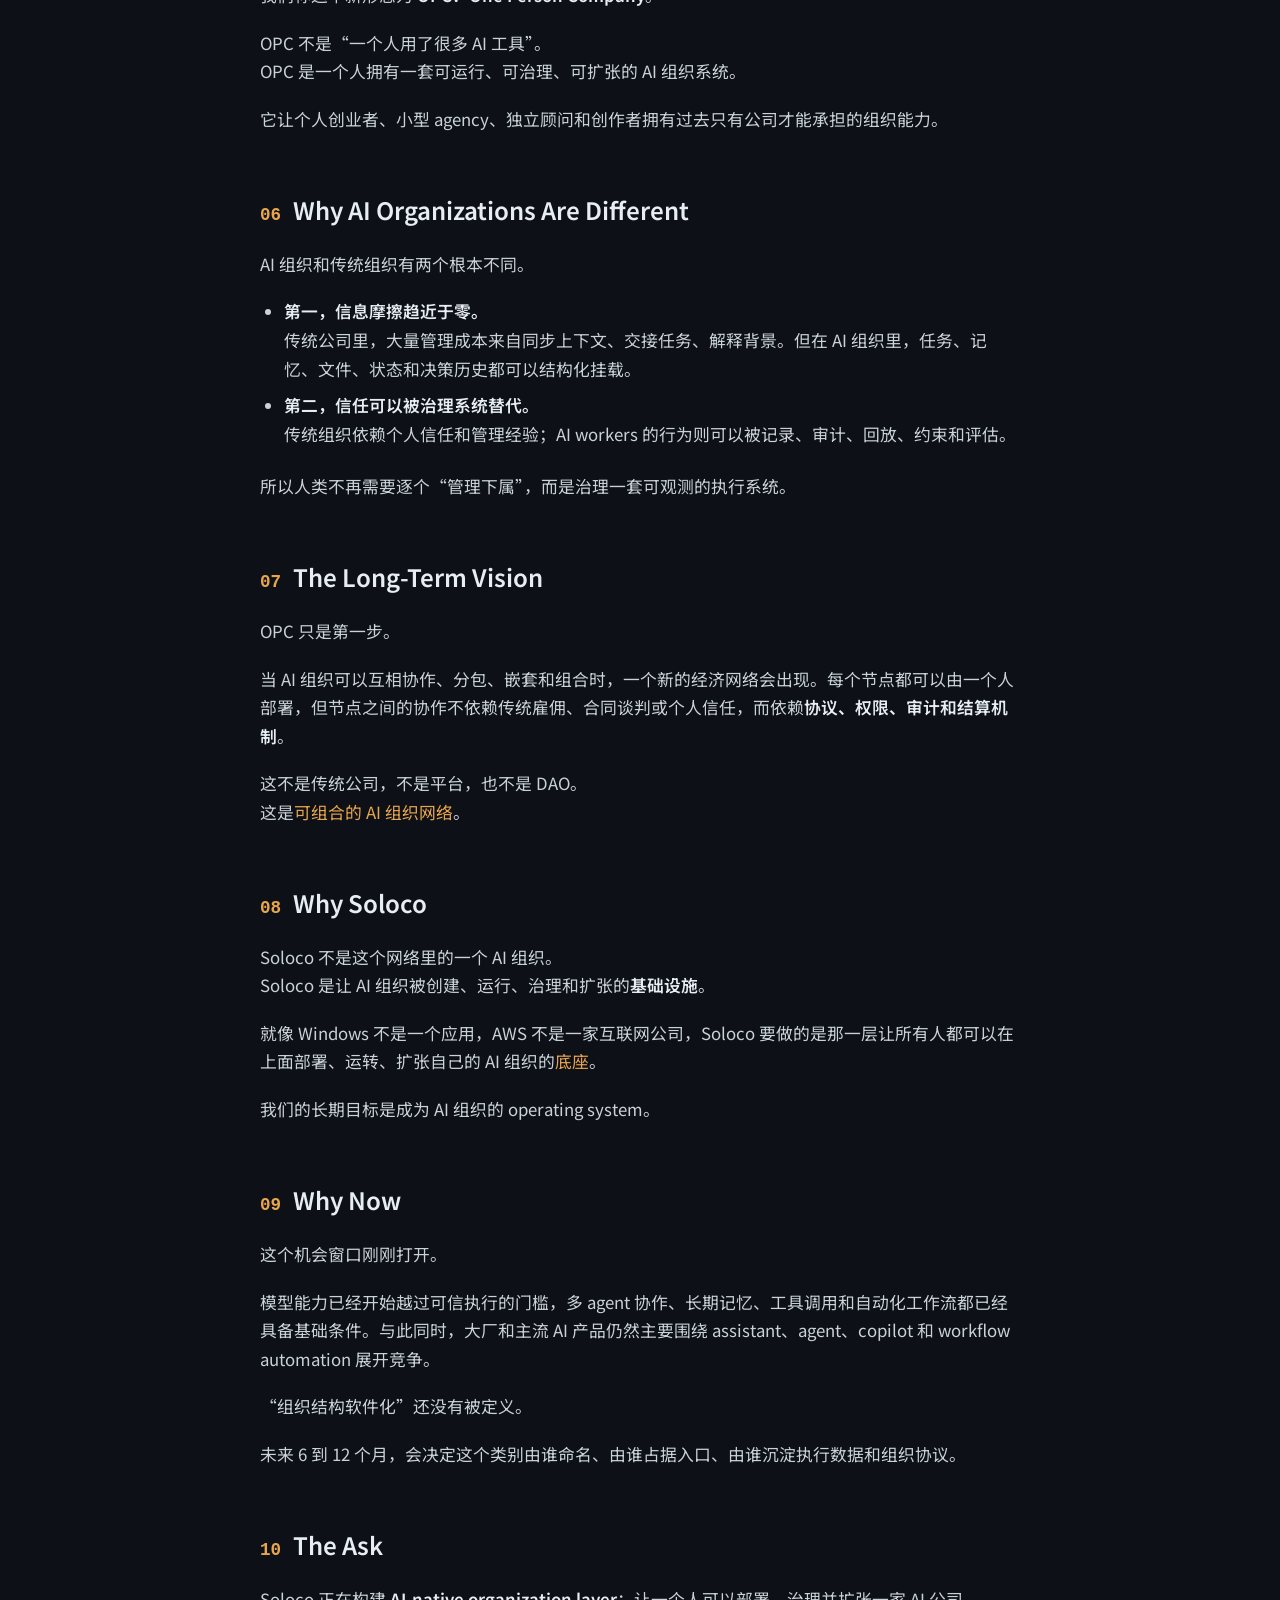
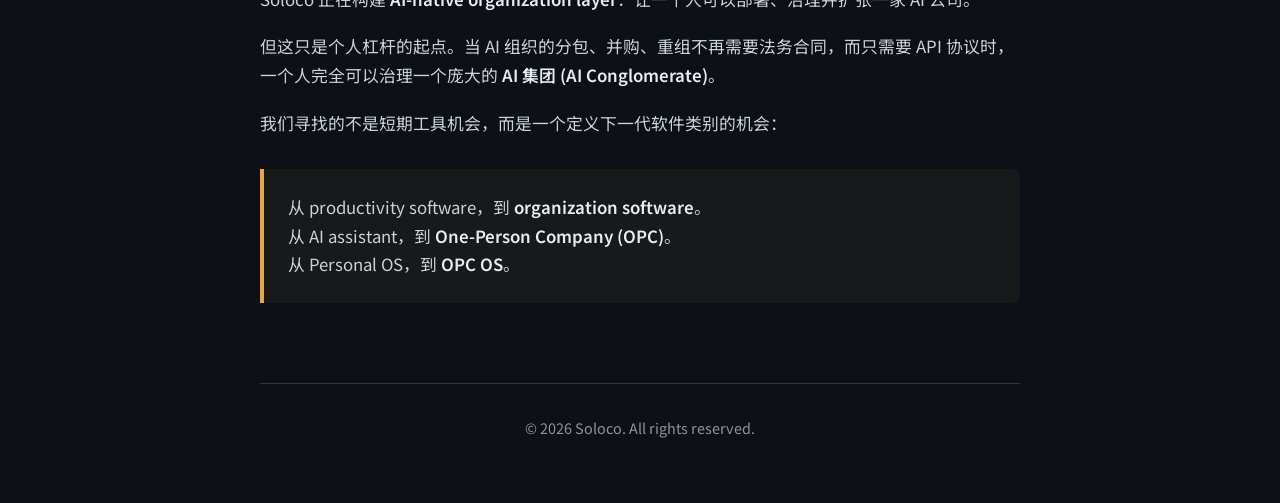
<file: narrative.html>
<!DOCTYPE html>
<html lang="zh-Hans">
<head>
  <meta charset="UTF-8">
  <meta name="viewport" content="width=device-width, initial-scale=1.0">
  <title>Soloco: 融资 Deck 叙事文稿</title>
  <link rel="preconnect" href="https://fonts.googleapis.com" />
  <link rel="preconnect" href="https://fonts.gstatic.com" crossorigin />
  <link href="https://fonts.googleapis.com/css2?family=Noto+Sans+SC:wght@400;500;600;700&display=swap" rel="stylesheet" />
  <style>
    :root {
      --bg-color: #0d1117;
      --text-main: #c9d1d9;
      --text-muted: #8b949e;
      --heading-color: #e6edf3;
      --accent: #e8a54b;
      --border-color: #30363d;
    }

    body {
      font-family: "Noto Sans SC", -apple-system, BlinkMacSystemFont, "Segoe UI", Helvetica, Arial, sans-serif;
      background-color: var(--bg-color);
      color: var(--text-main);
      line-height: 1.7;
      margin: 0;
      padding: 0;
      -webkit-font-smoothing: antialiased;
    }

    .container {
      max-width: 760px;
      margin: 0 auto;
      padding: 4rem 2rem;
    }

    header {
      margin-bottom: 4rem;
      border-bottom: 1px solid var(--border-color);
      padding-bottom: 2rem;
    }

    h1 {
      color: var(--heading-color);
      font-size: 2.5rem;
      font-weight: 700;
      margin-bottom: 1rem;
      line-height: 1.2;
    }

    .subtitle {
      color: var(--accent);
      font-size: 1.2rem;
      font-weight: 500;
      letter-spacing: 0.05em;
    }

    section {
      margin-bottom: 3.5rem;
    }

    h2 {
      color: var(--heading-color);
      font-size: 1.5rem;
      font-weight: 600;
      margin-top: 0;
      margin-bottom: 1.2rem;
      display: flex;
      align-items: baseline;
      gap: 0.75rem;
    }

    h2 .section-num {
      color: var(--accent);
      font-size: 1.1rem;
      font-weight: 700;
      font-family: ui-monospace, SFMono-Regular, Menlo, Monaco, Consolas, monospace;
    }

    p {
      margin-top: 0;
      margin-bottom: 1.2rem;
      font-size: 1.05rem;
    }

    ul {
      margin-top: 0;
      margin-bottom: 1.5rem;
      padding-left: 1.5rem;
    }

    li {
      margin-bottom: 0.5rem;
      font-size: 1.05rem;
    }

    strong {
      color: var(--heading-color);
      font-weight: 600;
    }

    .highlight {
      color: var(--accent);
    }

    blockquote {
      margin: 2rem 0;
      padding: 1.5rem;
      background: rgba(232, 165, 75, 0.05);
      border-left: 4px solid var(--accent);
      border-radius: 0 8px 8px 0;
    }

    blockquote p:last-child {
      margin-bottom: 0;
    }

    .footer {
      margin-top: 5rem;
      padding-top: 2rem;
      border-top: 1px solid var(--border-color);
      color: var(--text-muted);
      font-size: 0.9rem;
      text-align: center;
    }
  </style>
</head>
<body>
  <div class="container">
    <header>
      <h1>Soloco</h1>
      <div class="subtitle">融资 Deck 叙事文稿 (Narrative Script)</div>
    </header>

    <main>
      <section>
        <h2><span class="section-num">01</span> The Shift</h2>
        <p>过去十年，软件一直在帮人提高效率。</p>
        <p>但 2025 之后，AI 模型开始越过一个关键门槛：它们不再只是回答问题，而是可以<strong>持续执行任务、调用工具、协作交付结果</strong>。</p>
        <p>这意味着，AI 的核心价值正在从“个人助手”转向“<span class="highlight">组织执行力</span>”。</p>
      </section>

      <section>
        <h2><span class="section-num">02</span> The Problem</h2>
        <p>但今天市场上的产品仍然停留在工具范式里。</p>
        <p>我们有更强的 agent、更快的 coding assistant、更聪明的 workflow automation，但它们大多解决的是单点任务。真正限制个人创业者和小团队的，不是某一个任务做得不够快，而是他们<strong>无法低成本拥有一套完整的组织能力</strong>。</p>
        <p>雇人、外包、购买 SaaS，本质上都是在购买组织结构：角色分工、流程、记忆、监督、决策和责任边界。</p>
        <p>今天，这套组织结构仍然昂贵、缓慢，而且高度依赖人力。</p>
      </section>

      <section>
        <h2><span class="section-num">03</span> The Insight</h2>
        <p>AI 时代真正需要被重做的，不是某个工具，而是<strong>组织结构本身</strong>。</p>
        <p>当 AI 能够承担执行工作，人类的角色会从“亲自管理任务”转向“<span class="highlight">治理一个系统</span>”：设定目标、定义边界、批准关键决策、处理异常情况。</p>
        <p>未来，一个人不需要雇佣一家公司，也可以部署一家公司。</p>
      </section>

      <section>
        <h2><span class="section-num">04</span> The Product</h2>
        <p>Soloco 让一个人部署并治理一家 AI 原生公司。</p>
        <p>用户输入目标后，Soloco 会启动一组具备不同职责的 AI workers：研究、销售、内容、工程、运营、财务、风控。它们不是一次性的聊天线程，而是<strong>有角色、有记忆、有任务队列、有协作流程、有审计记录的持续组织实体</strong>。</p>
        <p>用户不需要一直在线。<br>AI 组织在后台推进执行；当遇到风险、资源分配或战略选择时，再把决策交还给人。</p>
      </section>

      <section>
        <h2><span class="section-num">05</span> The Category</h2>
        <p>我们称这个新形态为 <strong>OPC：One Person Company</strong>。</p>
        <p>OPC 不是“一个人用了很多 AI 工具”。<br>OPC 是一个人拥有一套可运行、可治理、可扩张的 AI 组织系统。</p>
        <p>它让个人创业者、小型 agency、独立顾问和创作者拥有过去只有公司才能承担的组织能力。</p>
      </section>

      <section>
        <h2><span class="section-num">06</span> Why AI Organizations Are Different</h2>
        <p>AI 组织和传统组织有两个根本不同。</p>
        <ul>
          <li><strong>第一，信息摩擦趋近于零。</strong><br>传统公司里，大量管理成本来自同步上下文、交接任务、解释背景。但在 AI 组织里，任务、记忆、文件、状态和决策历史都可以结构化挂载。</li>
          <li><strong>第二，信任可以被治理系统替代。</strong><br>传统组织依赖个人信任和管理经验；AI workers 的行为则可以被记录、审计、回放、约束和评估。</li>
        </ul>
        <p>所以人类不再需要逐个“管理下属”，而是治理一套可观测的执行系统。</p>
      </section>

      <section>
        <h2><span class="section-num">07</span> The Long-Term Vision</h2>
        <p>OPC 只是第一步。</p>
        <p>当 AI 组织可以互相协作、分包、嵌套和组合时，一个新的经济网络会出现。每个节点都可以由一个人部署，但节点之间的协作不依赖传统雇佣、合同谈判或个人信任，而依赖<strong>协议、权限、审计和结算机制</strong>。</p>
        <p>这不是传统公司，不是平台，也不是 DAO。<br>这是<span class="highlight">可组合的 AI 组织网络</span>。</p>
      </section>

      <section>
        <h2><span class="section-num">08</span> Why Soloco</h2>
        <p>Soloco 不是这个网络里的一个 AI 组织。<br>Soloco 是让 AI 组织被创建、运行、治理和扩张的<strong>基础设施</strong>。</p>
        <p>就像 Windows 不是一个应用，AWS 不是一家互联网公司，Soloco 要做的是那一层让所有人都可以在上面部署、运转、扩张自己的 AI 组织的<span class="highlight">底座</span>。</p>
        <p>我们的长期目标是成为 AI 组织的 operating system。</p>
      </section>

      <section>
        <h2><span class="section-num">09</span> Why Now</h2>
        <p>这个机会窗口刚刚打开。</p>
        <p>模型能力已经开始越过可信执行的门槛，多 agent 协作、长期记忆、工具调用和自动化工作流都已经具备基础条件。与此同时，大厂和主流 AI 产品仍然主要围绕 assistant、agent、copilot 和 workflow automation 展开竞争。</p>
        <p>“组织结构软件化”还没有被定义。</p>
        <p>未来 6 到 12 个月，会决定这个类别由谁命名、由谁占据入口、由谁沉淀执行数据和组织协议。</p>
      </section>

      <section>
        <h2><span class="section-num">10</span> The Ask</h2>
        <p>Soloco 正在构建 <strong>AI-native organization layer</strong>：让一个人可以部署、治理并扩张一家 AI 公司。</p>
        <p>但这只是个人杠杆的起点。当 AI 组织的分包、并购、重组不再需要法务合同，而只需要 API 协议时，一个人完全可以治理一个庞大的 <strong>AI 集团 (AI Conglomerate)</strong>。</p>
        <p>我们寻找的不是短期工具机会，而是一个定义下一代软件类别的机会：</p>
        <blockquote>
          <p>从 productivity software，到 <strong>organization software</strong>。<br>
          从 AI assistant，到 <strong>One-Person Company (OPC)</strong>。<br>
          从 Personal OS，到 <strong>OPC OS</strong>。</p>
        </blockquote>
      </section>
    </main>

    <footer class="footer">
      &copy; 2026 Soloco. All rights reserved.
    </footer>
  </div>
</body>
</html>
</file>
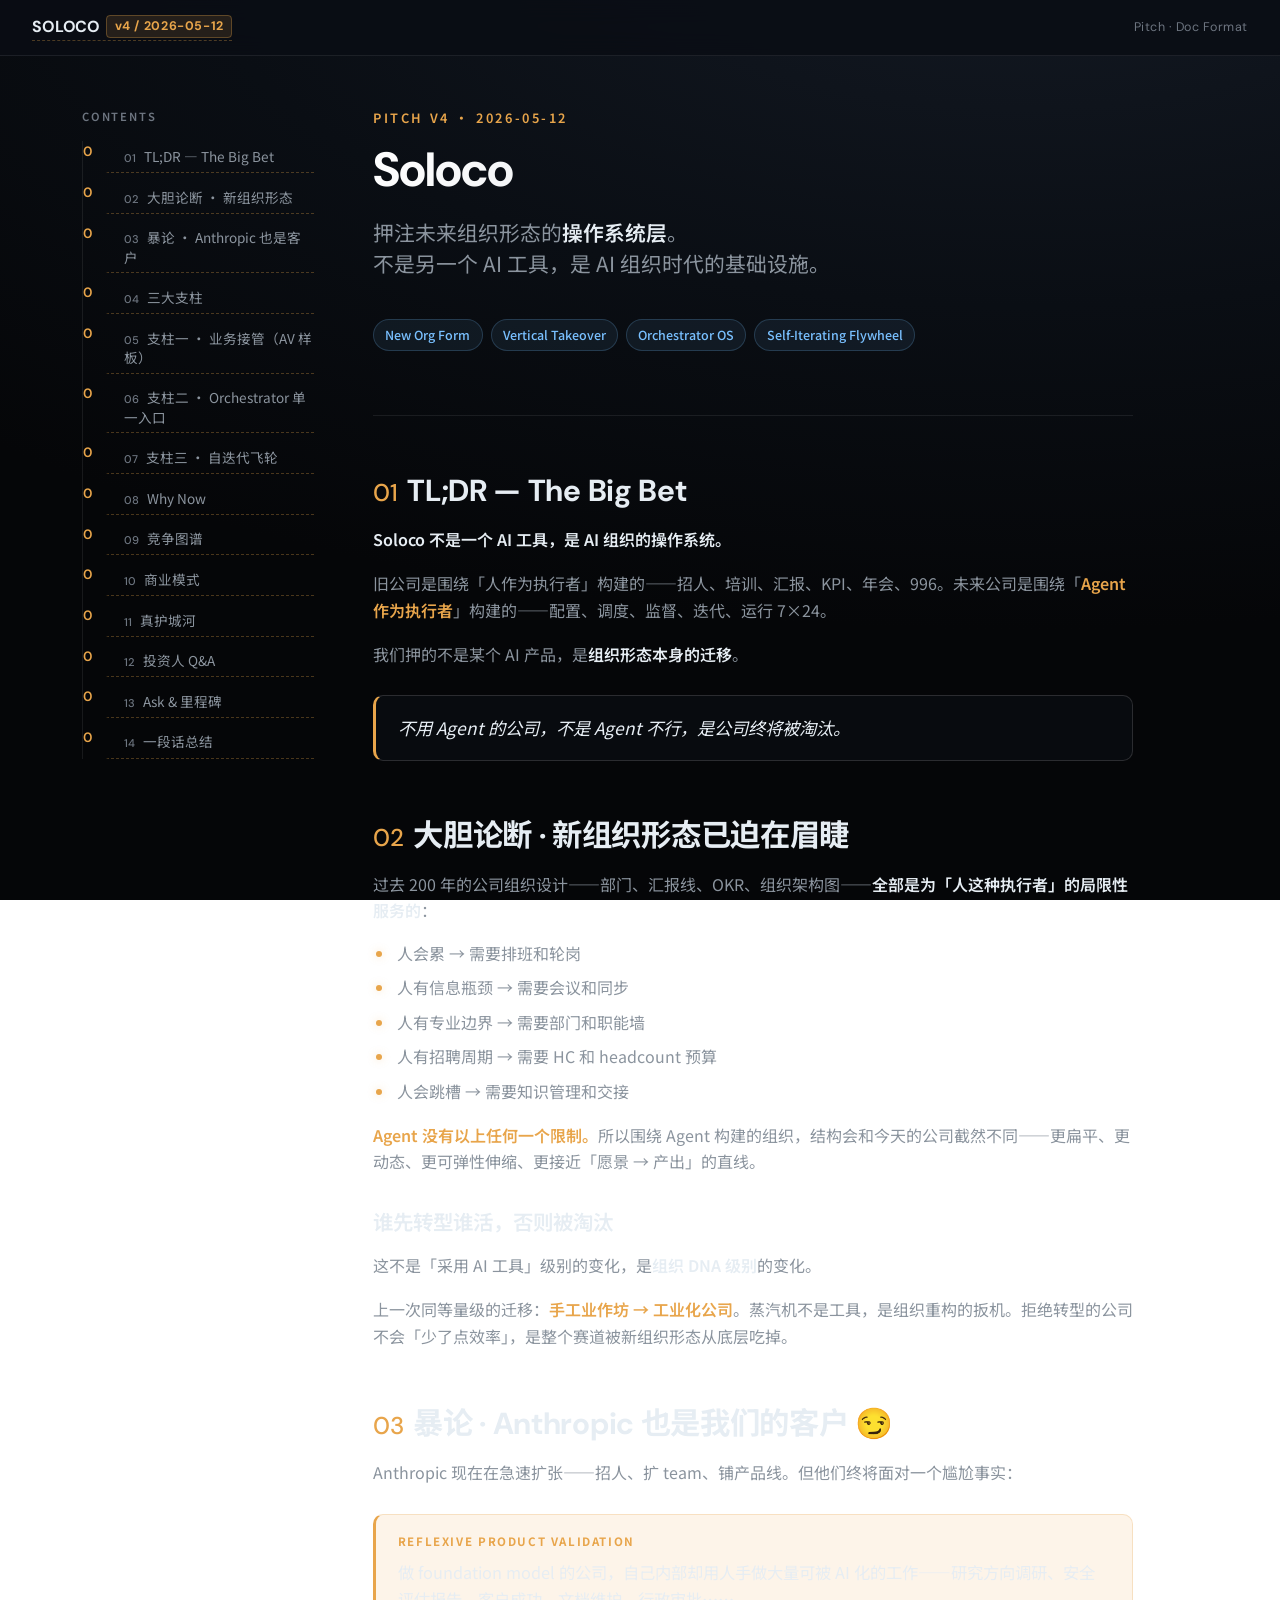
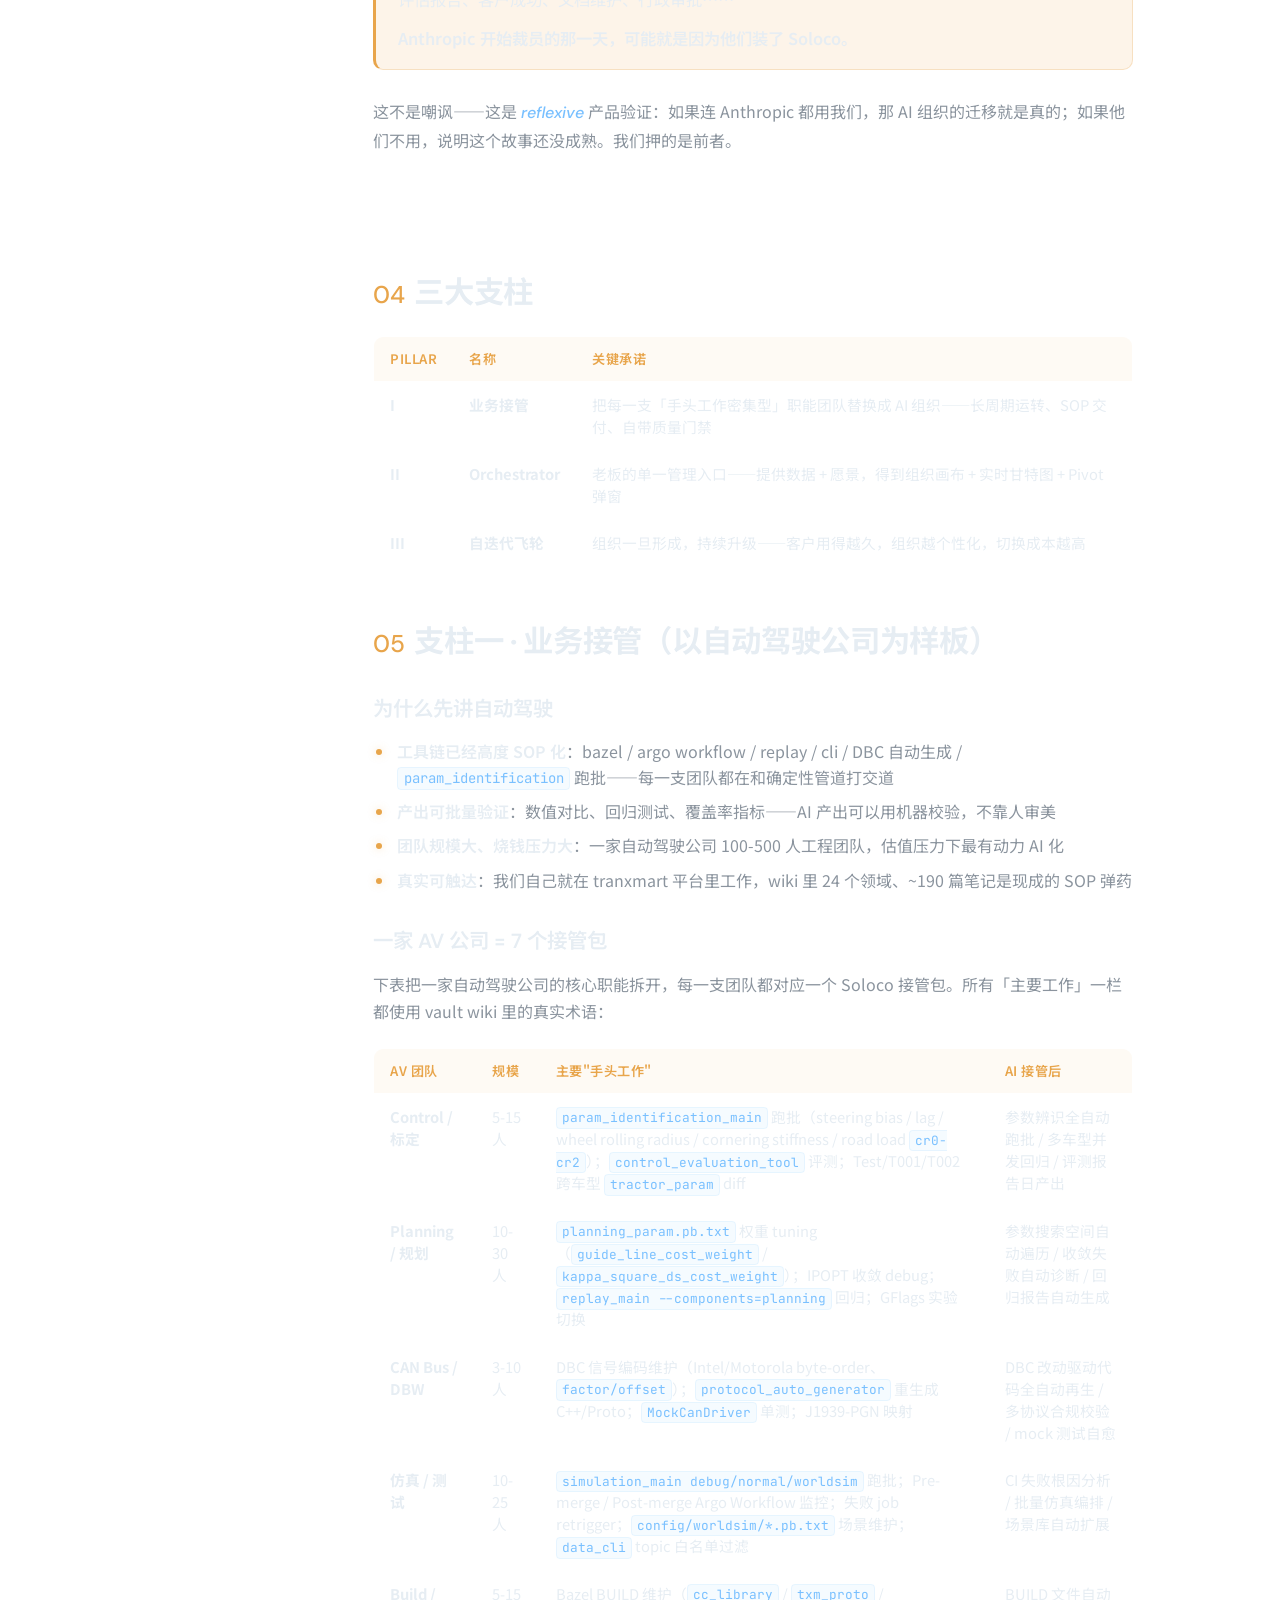
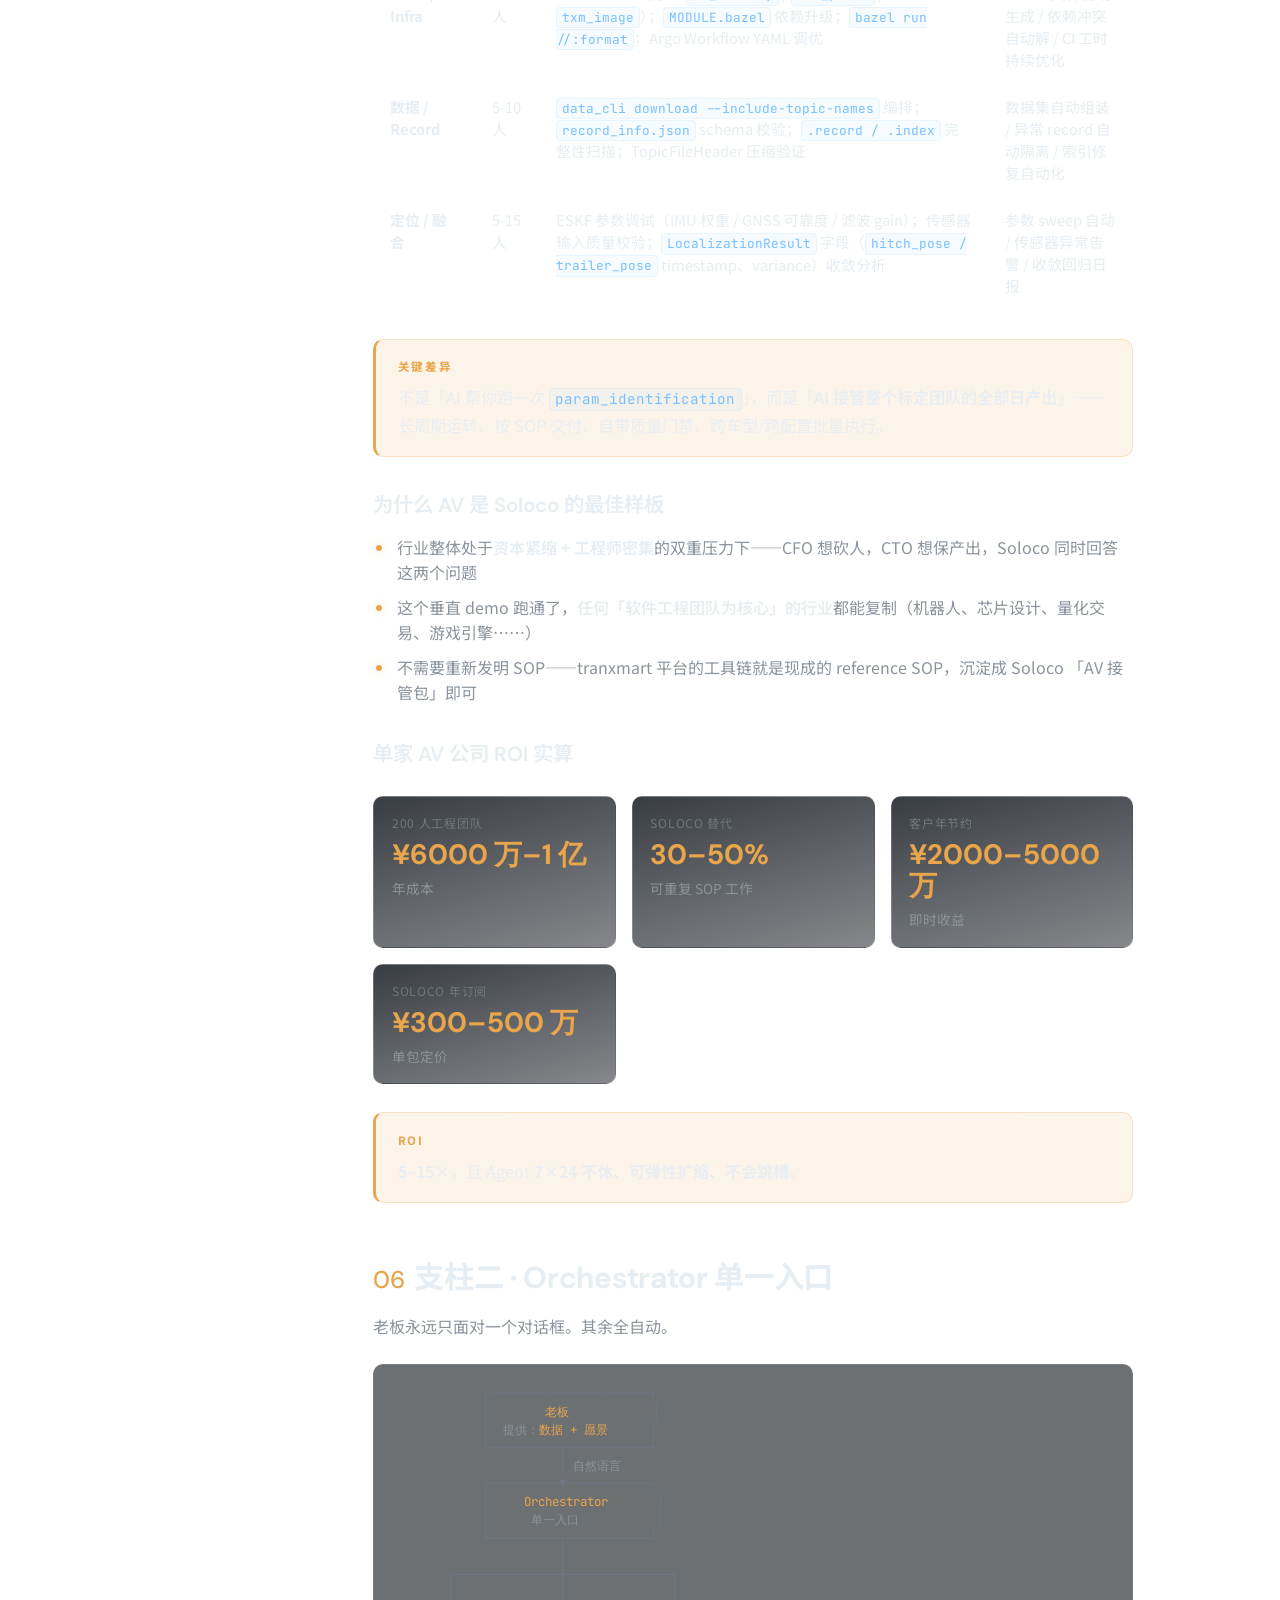
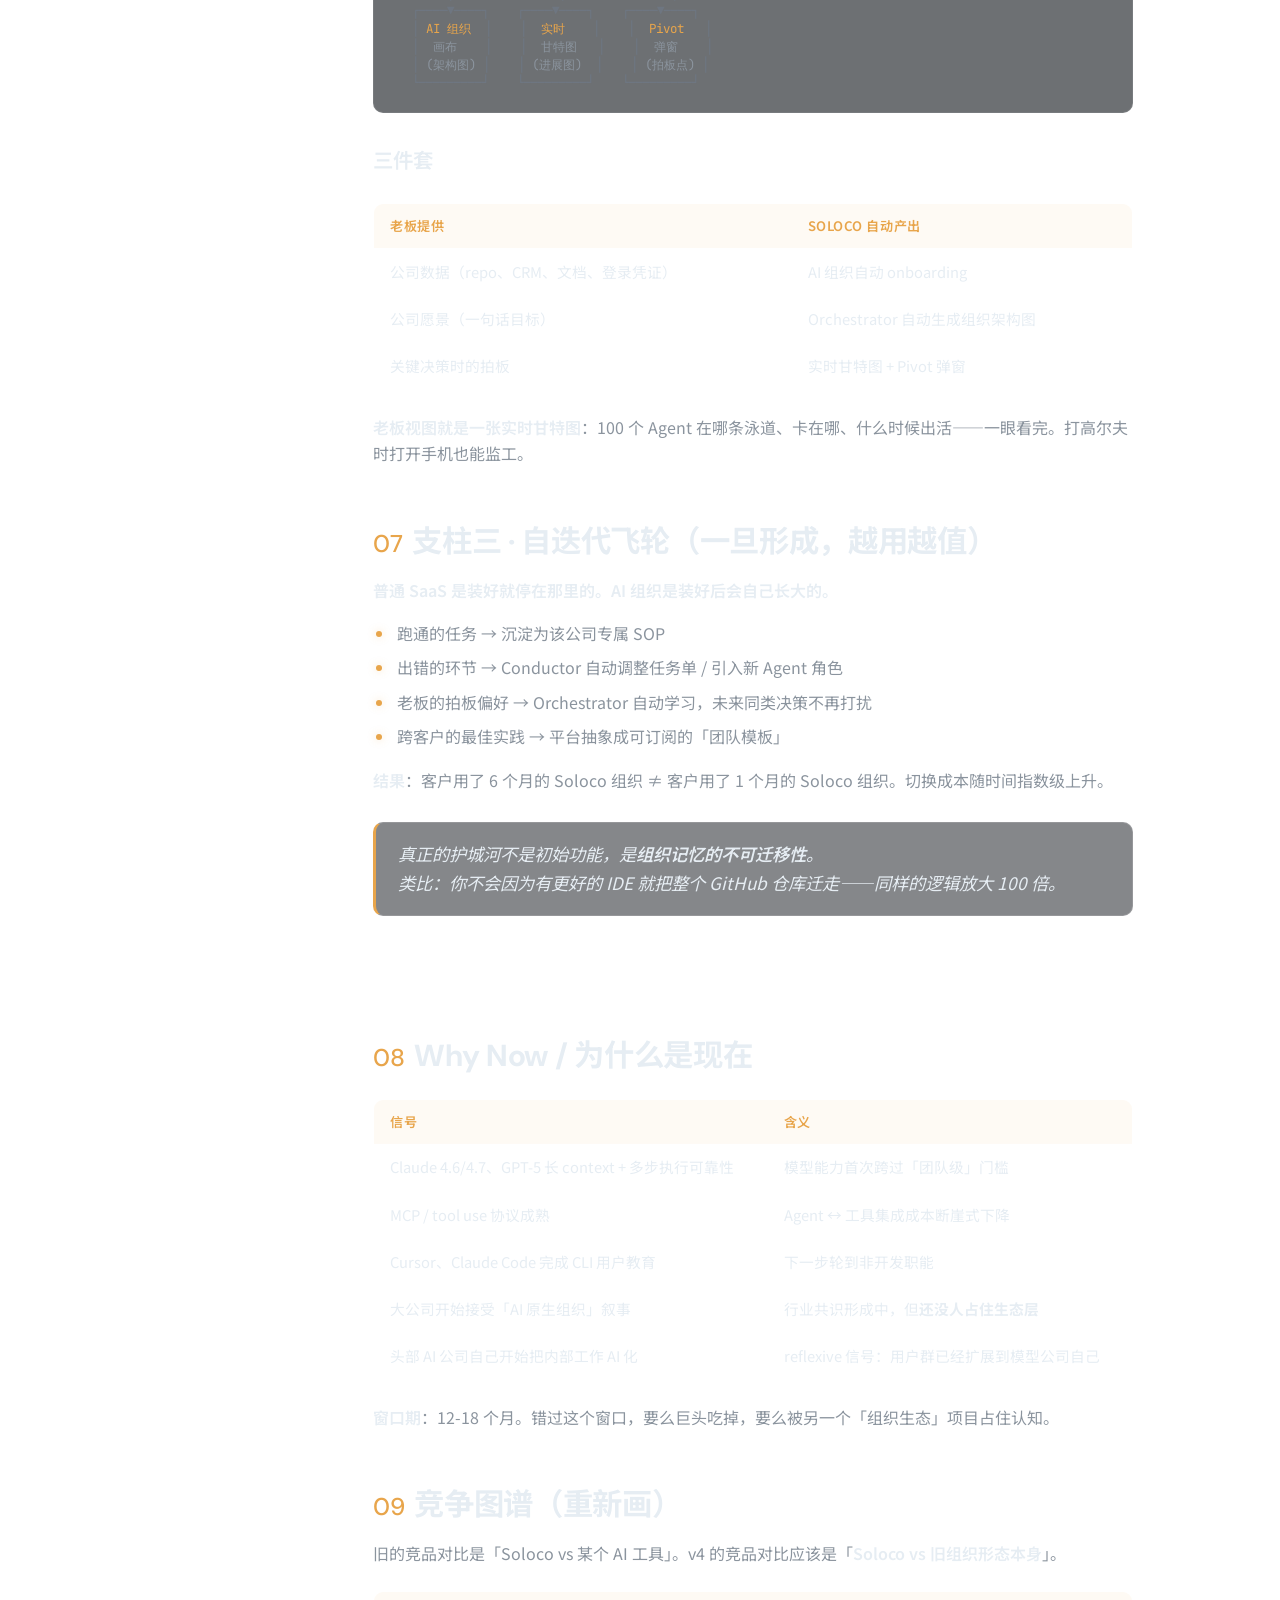
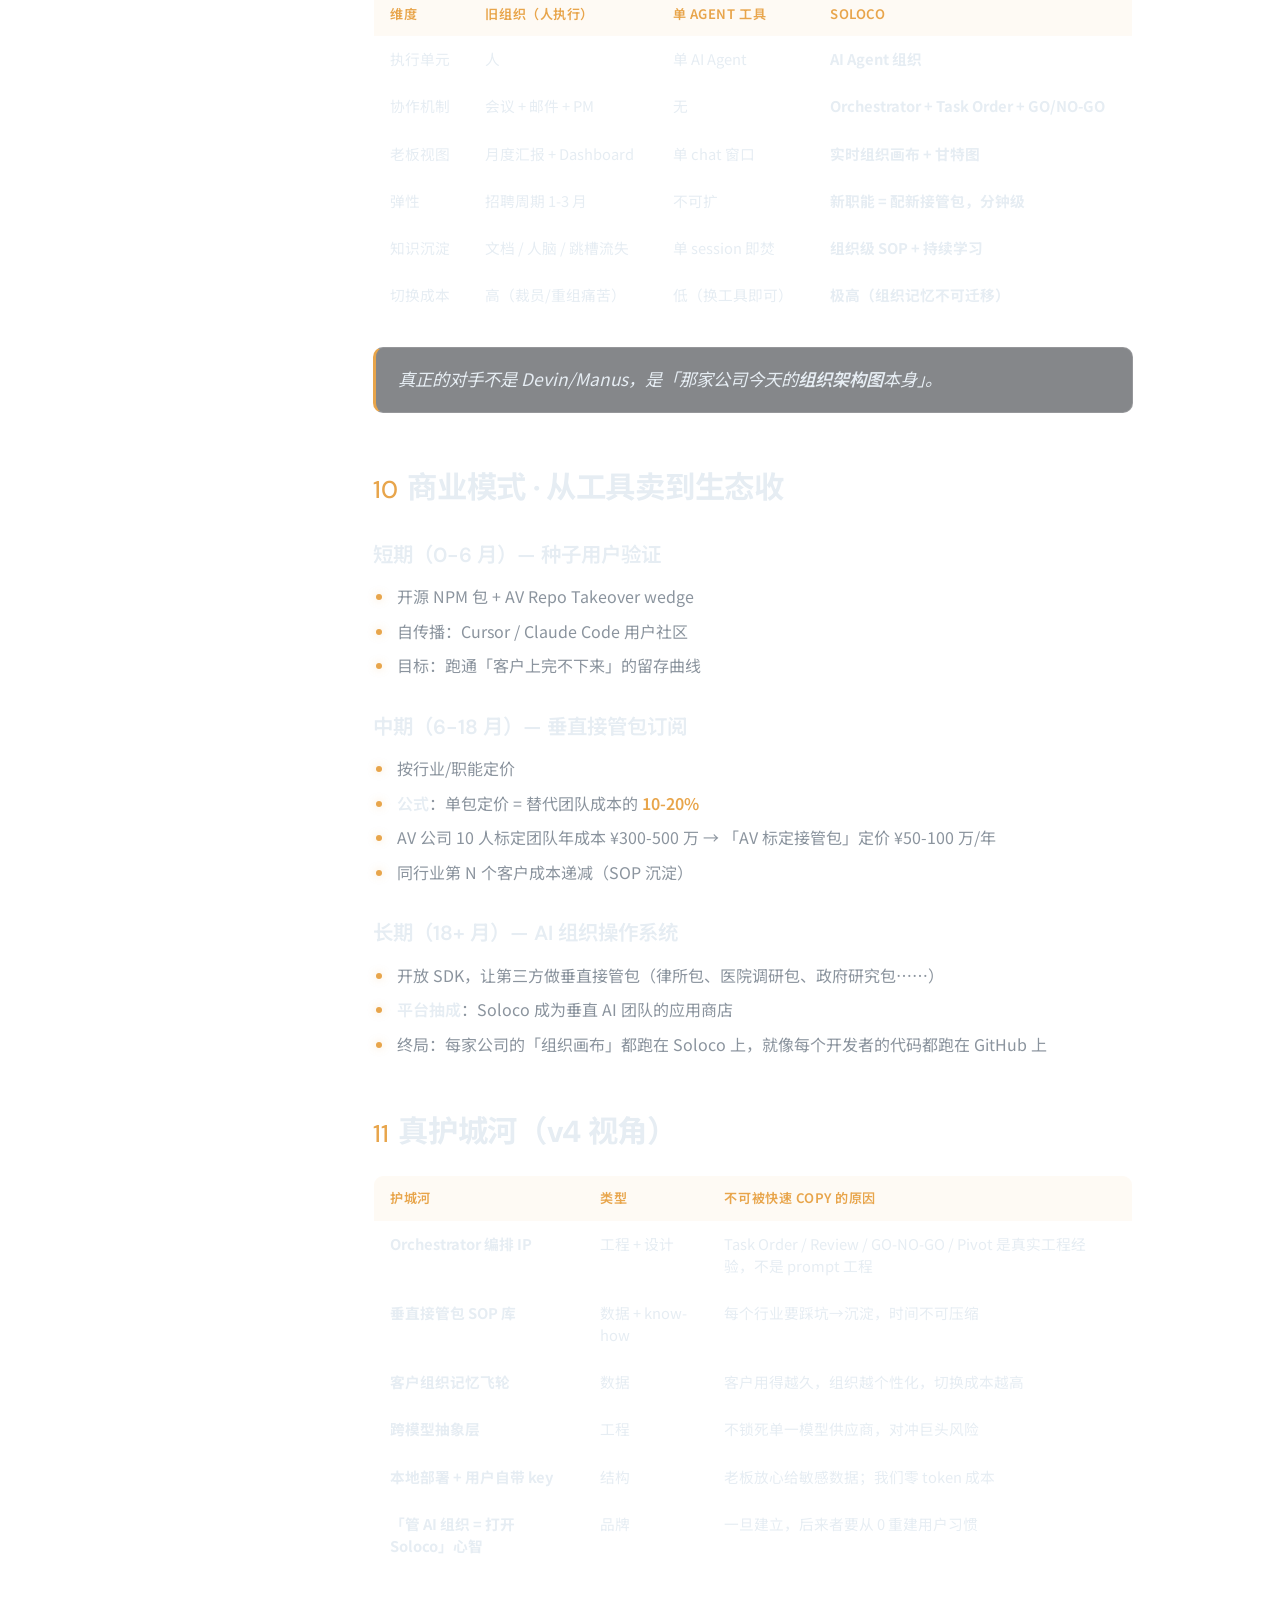
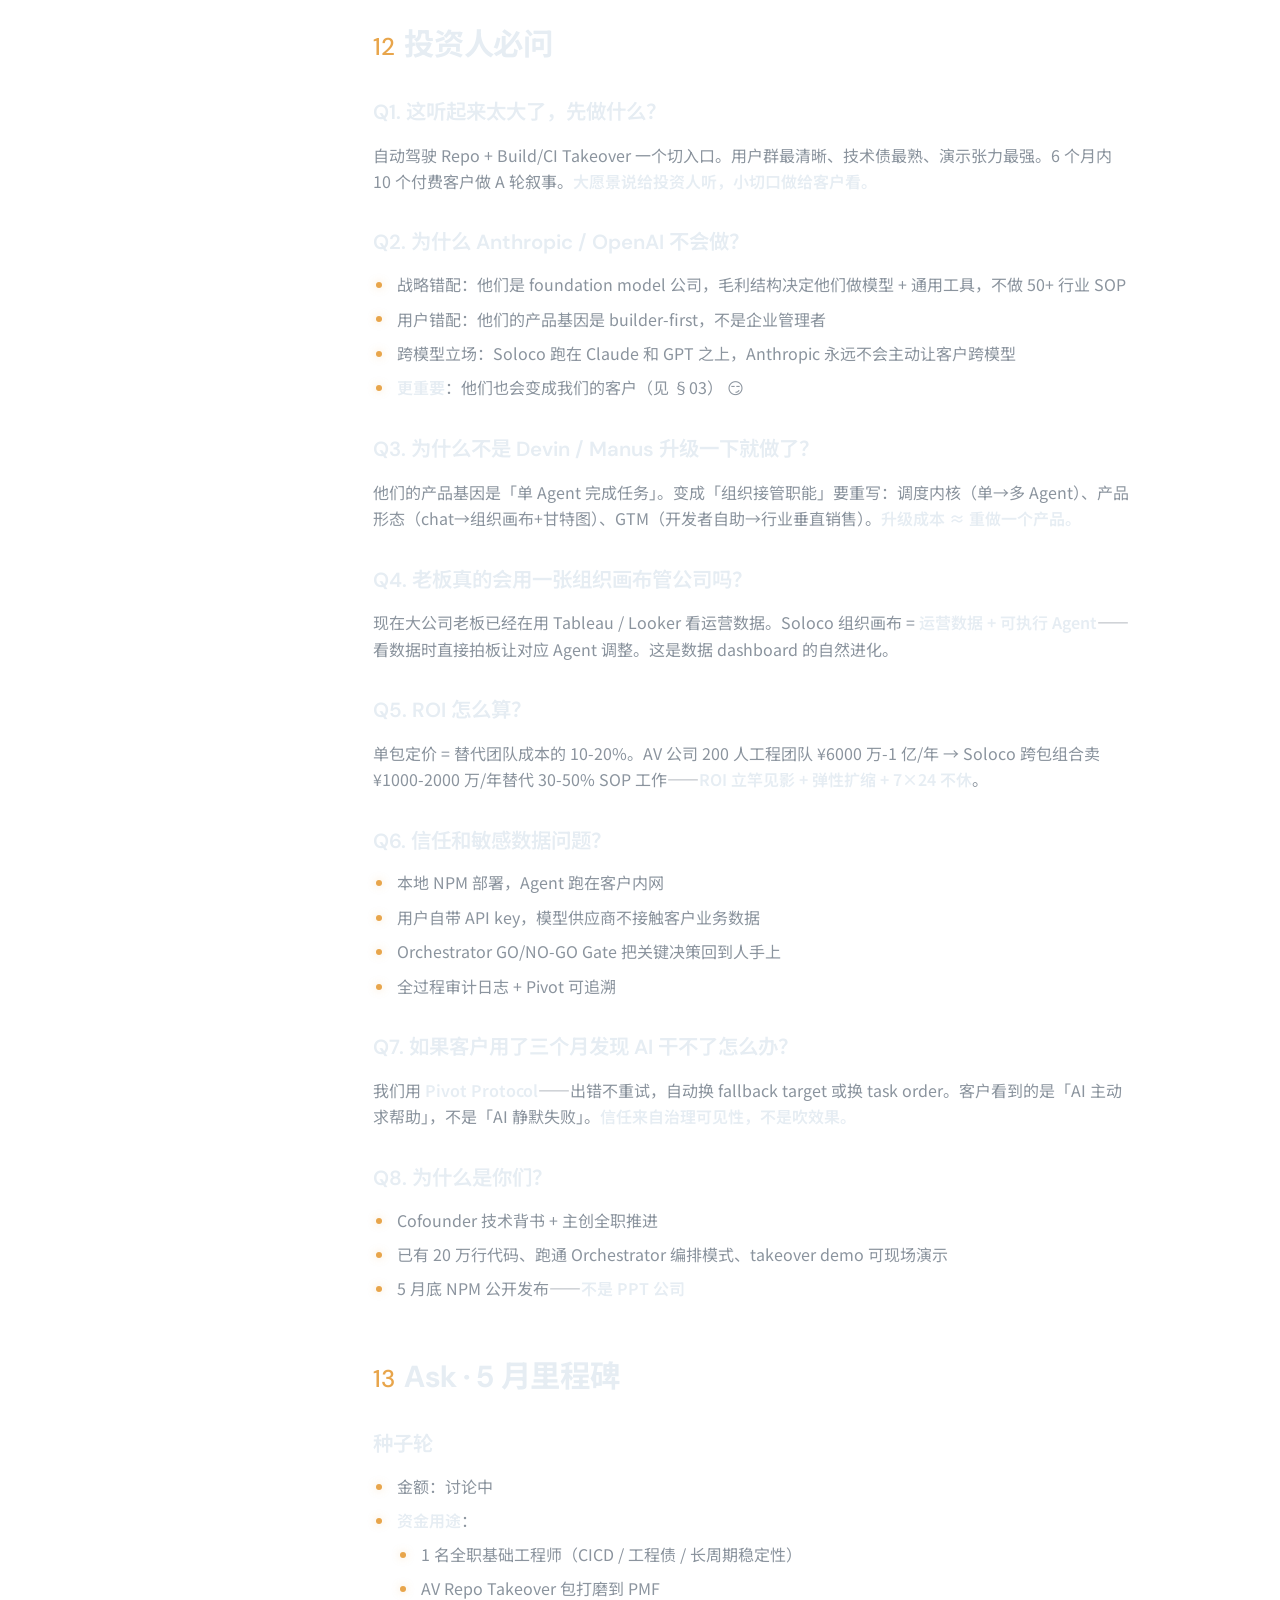
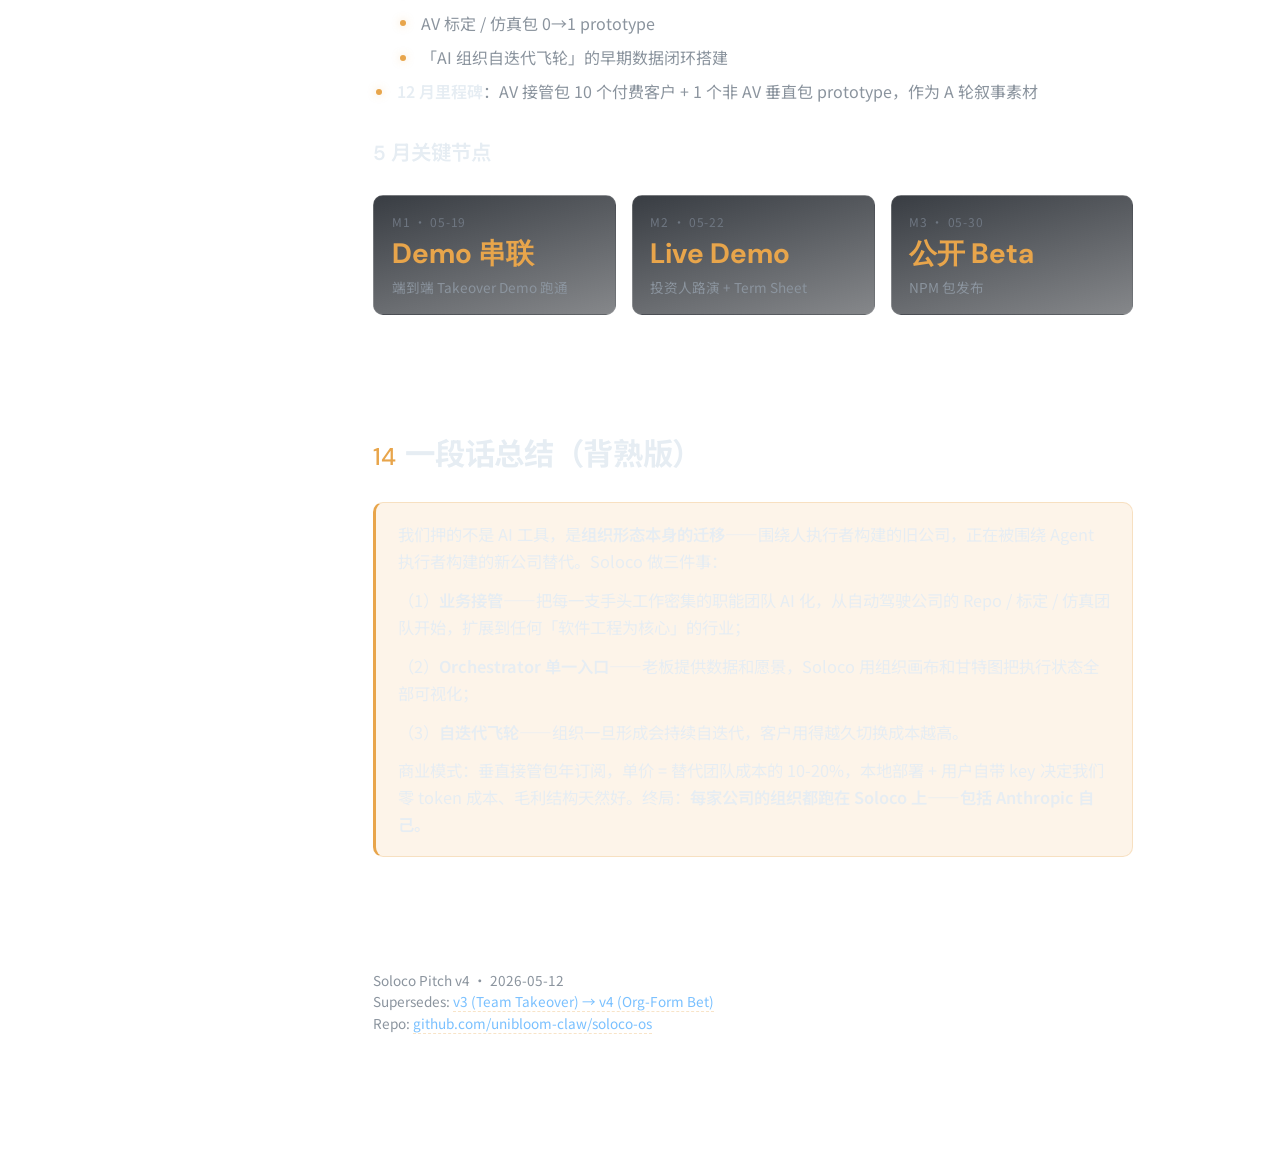
<file: pitch-v4.html>
<!DOCTYPE html>
<html lang="zh-Hans">
<head>
  <meta charset="UTF-8" />
  <meta name="viewport" content="width=device-width, initial-scale=1.0" />
  <title>Soloco Pitch v4 · AI 组织的操作系统</title>
  <meta name="description" content="押注未来组织形态的操作系统层 — Soloco v4 投资人 pitch 文档" />
  <link rel="preconnect" href="https://fonts.googleapis.com" />
  <link rel="preconnect" href="https://fonts.gstatic.com" crossorigin />
  <link href="https://fonts.googleapis.com/css2?family=DM+Sans:ital,opsz,wght@0,9..40,400;0,9..40,500;0,9..40,600;0,9..40,700;1,9..40,400&family=Noto+Sans+SC:wght@400;500;600;700&family=JetBrains+Mono:wght@400;500&display=swap" rel="stylesheet" />
  <style>
    :root {
      --bg-deep: #0a0e14;
      --bg-mid: #0d1117;
      --bg-soft: #161b22;
      --surface: rgba(22, 27, 34, 0.65);
      --text: #e6edf3;
      --text-muted: #8b949e;
      --text-dim: #6e7681;
      --accent: #e8a54b;
      --accent-soft: rgba(232, 165, 75, 0.12);
      --accent-glow: rgba(232, 165, 75, 0.35);
      --blue-term: #79c0ff;
      --border: rgba(255, 255, 255, 0.08);
      --border-strong: rgba(255, 255, 255, 0.14);
      --max-read: 760px;
      --transition: 0.3s cubic-bezier(0.22, 1, 0.36, 1);
    }

    * { box-sizing: border-box; margin: 0; padding: 0; }
    html { scroll-behavior: smooth; scroll-padding-top: 80px; }
    body {
      font-family: "Noto Sans SC", "DM Sans", system-ui, sans-serif;
      background: radial-gradient(120% 80% at 80% -10%, #141a24 0%, var(--bg-deep) 55%, #050608 100%);
      background-attachment: fixed;
      color: var(--text);
      -webkit-font-smoothing: antialiased;
      line-height: 1.65;
      font-size: 16px;
      min-height: 100vh;
    }

    /* ===== Top bar ===== */
    .topbar {
      position: sticky;
      top: 0;
      z-index: 50;
      background: rgba(10, 14, 20, 0.85);
      backdrop-filter: blur(12px);
      border-bottom: 1px solid var(--border);
      padding: 0.85rem clamp(1rem, 4vw, 2rem);
      display: flex;
      align-items: center;
      justify-content: space-between;
      gap: 1rem;
    }
    .topbar .brand {
      font-family: "DM Sans", sans-serif;
      font-weight: 700;
      font-size: 1rem;
      letter-spacing: -0.01em;
      color: var(--text);
      text-decoration: none;
    }
    .topbar .brand .v {
      color: var(--accent);
      margin-left: 0.4rem;
      font-size: 0.78rem;
      letter-spacing: 0.05em;
      padding: 0.15rem 0.45rem;
      border-radius: 4px;
      background: var(--accent-soft);
      border: 1px solid rgba(232, 165, 75, 0.3);
      vertical-align: 1px;
    }
    .topbar .meta {
      font-size: 0.78rem;
      color: var(--text-dim);
      font-family: "DM Sans", sans-serif;
      letter-spacing: 0.04em;
    }

    /* ===== Layout ===== */
    .layout {
      display: grid;
      grid-template-columns: 240px 1fr;
      gap: clamp(2rem, 4vw, 4rem);
      max-width: 1180px;
      margin: 0 auto;
      padding: clamp(2rem, 4vw, 3.5rem) clamp(1rem, 4vw, 2rem) 6rem;
    }
    @media (max-width: 960px) {
      .layout { grid-template-columns: 1fr; }
      .toc { display: none; }
    }

    /* ===== TOC ===== */
    .toc {
      position: sticky;
      top: 80px;
      align-self: start;
      max-height: calc(100vh - 100px);
      overflow-y: auto;
      padding-right: 0.5rem;
    }
    .toc-label {
      font-size: 0.7rem;
      letter-spacing: 0.16em;
      text-transform: uppercase;
      color: var(--text-dim);
      margin-bottom: 1rem;
      font-weight: 600;
    }
    .toc ol {
      list-style: none;
      counter-reset: toc;
      border-left: 1px solid var(--border);
    }
    .toc li { counter-increment: toc; position: relative; }
    .toc li a {
      display: block;
      padding: 0.35rem 0 0.35rem 1rem;
      font-size: 0.85rem;
      color: var(--text-muted);
      text-decoration: none;
      border-left: 2px solid transparent;
      margin-left: -1px;
      transition: color var(--transition), border-color var(--transition);
      line-height: 1.4;
    }
    .toc li a::before {
      content: counter(toc, decimal-leading-zero);
      font-family: "DM Sans", monospace;
      font-weight: 500;
      color: var(--text-dim);
      margin-right: 0.5rem;
      font-size: 0.7rem;
    }
    .toc li a:hover, .toc li a.active {
      color: var(--accent);
      border-left-color: var(--accent);
    }
    .toc li a.active::before { color: var(--accent); }

    /* ===== Article ===== */
    article { max-width: var(--max-read); }
    .lead {
      font-size: clamp(0.78rem, 1vw, 0.85rem);
      letter-spacing: 0.2em;
      text-transform: uppercase;
      color: var(--accent);
      margin-bottom: 1rem;
      font-weight: 600;
    }
    h1 {
      font-family: "DM Sans", "Noto Sans SC", sans-serif;
      font-size: clamp(2rem, 4.5vw, 3rem);
      font-weight: 700;
      line-height: 1.1;
      letter-spacing: -0.02em;
      margin-bottom: 1.25rem;
      background: linear-gradient(135deg, #fff 0%, #c9d1d9 100%);
      -webkit-background-clip: text;
      -webkit-text-fill-color: transparent;
      background-clip: text;
    }
    .subtitle {
      font-size: clamp(1.1rem, 1.8vw, 1.3rem);
      color: var(--text-muted);
      line-height: 1.5;
      margin-bottom: 2.5rem;
      font-weight: 400;
    }
    .subtitle strong { color: var(--text); font-weight: 600; }

    h2 {
      font-family: "DM Sans", "Noto Sans SC", sans-serif;
      font-size: clamp(1.5rem, 2.5vw, 1.9rem);
      font-weight: 700;
      line-height: 1.25;
      letter-spacing: -0.01em;
      margin: 3.5rem 0 1rem;
      color: var(--text);
      scroll-margin-top: 80px;
    }
    h2 .num {
      display: inline-block;
      font-family: "DM Sans", monospace;
      font-size: 0.8em;
      color: var(--accent);
      margin-right: 0.6rem;
      font-weight: 500;
    }
    h3 {
      font-family: "DM Sans", "Noto Sans SC", sans-serif;
      font-size: clamp(1.15rem, 1.6vw, 1.35rem);
      font-weight: 600;
      margin: 2rem 0 0.75rem;
      color: var(--text);
    }

    p, ul, ol { margin-bottom: 1.1rem; color: var(--text-muted); }
    p strong, li strong { color: var(--text); font-weight: 600; }
    .accent { color: var(--accent); font-weight: 600; }
    .term-en { font-family: "DM Sans", sans-serif; font-style: italic; font-weight: 500; color: var(--blue-term); }
    code, .mono {
      font-family: "JetBrains Mono", "DM Sans", monospace;
      font-size: 0.87em;
      color: var(--blue-term);
      background: rgba(121, 192, 255, 0.07);
      padding: 0.1em 0.4em;
      border-radius: 4px;
      border: 1px solid rgba(121, 192, 255, 0.12);
    }

    ul, ol { padding-left: 0; }
    ul li, ol li {
      list-style: none;
      position: relative;
      padding-left: 1.5rem;
      margin-bottom: 0.55rem;
      line-height: 1.6;
    }
    ul li::before {
      content: "";
      position: absolute;
      left: 0.15rem;
      top: 0.62em;
      width: 6px;
      height: 6px;
      border-radius: 50%;
      background: var(--accent);
      box-shadow: 0 0 8px var(--accent-glow);
    }
    ol { counter-reset: olist; }
    ol li { counter-increment: olist; }
    ol li::before {
      content: counter(olist);
      position: absolute;
      left: 0;
      top: 0;
      font-family: "DM Sans", sans-serif;
      font-weight: 600;
      color: var(--accent);
      font-size: 0.85em;
      width: 1.1rem;
    }
    ul ul, ol ol, ul ol, ol ul { margin: 0.5rem 0 0.5rem; }

    /* ===== Callouts ===== */
    .callout {
      margin: 1.75rem 0;
      padding: 1.1rem 1.35rem;
      border-radius: 10px;
      background: var(--accent-soft);
      border: 1px solid rgba(232, 165, 75, 0.25);
      border-left: 3px solid var(--accent);
    }
    .callout-tag {
      font-size: 0.72rem;
      letter-spacing: 0.14em;
      text-transform: uppercase;
      color: var(--accent);
      font-weight: 700;
      margin-bottom: 0.5rem;
    }
    .callout p { color: var(--text); margin-bottom: 0; font-size: 1.02em; }
    .callout p + p { margin-top: 0.75rem; }
    .callout.quote {
      background: rgba(13, 17, 23, 0.5);
      border-color: var(--border-strong);
      border-left-color: var(--accent);
      font-style: italic;
    }
    .callout.quote p { color: var(--text); font-size: 1.08em; }

    /* ===== Tables ===== */
    .table-wrap {
      margin: 1.5rem 0;
      border-radius: 10px;
      overflow: hidden;
      border: 1px solid var(--border);
      overflow-x: auto;
    }
    table {
      width: 100%;
      border-collapse: collapse;
      font-size: 0.92rem;
      min-width: 480px;
    }
    th, td {
      padding: 0.75rem 1rem;
      text-align: left;
      border-bottom: 1px solid var(--border);
      vertical-align: top;
      line-height: 1.5;
    }
    th {
      background: rgba(232, 165, 75, 0.06);
      color: var(--accent);
      font-weight: 600;
      font-size: 0.82rem;
      letter-spacing: 0.04em;
      text-transform: uppercase;
      white-space: nowrap;
    }
    td strong { color: var(--text); }
    tbody tr:last-child td { border-bottom: none; }
    tbody tr:hover td { background: rgba(255, 255, 255, 0.02); }

    /* ===== Stat / KPI ===== */
    .stat-row {
      display: grid;
      grid-template-columns: repeat(auto-fit, minmax(180px, 1fr));
      gap: 1rem;
      margin: 1.5rem 0;
    }
    .stat {
      padding: 1rem 1.1rem;
      border-radius: 10px;
      background: linear-gradient(165deg, rgba(22, 27, 34, 0.85) 0%, rgba(13, 17, 23, 0.5) 100%);
      border: 1px solid var(--border);
    }
    .stat .label {
      font-size: 0.75rem;
      letter-spacing: 0.06em;
      color: var(--text-dim);
      text-transform: uppercase;
      margin-bottom: 0.45rem;
    }
    .stat .value {
      font-family: "DM Sans", sans-serif;
      font-size: clamp(1.4rem, 2.2vw, 1.8rem);
      font-weight: 700;
      color: var(--accent);
      line-height: 1.1;
    }
    .stat .sub {
      font-size: 0.85rem;
      color: var(--text-muted);
      margin-top: 0.4rem;
    }

    /* ===== Pills ===== */
    .pills {
      display: flex;
      flex-wrap: wrap;
      gap: 0.5rem;
      margin: 1.25rem 0;
    }
    .pill {
      font-size: 0.78rem;
      padding: 0.3rem 0.7rem;
      border-radius: 999px;
      background: rgba(121, 192, 255, 0.08);
      color: var(--blue-term);
      border: 1px solid rgba(121, 192, 255, 0.2);
      font-weight: 500;
    }

    /* ===== ASCII diagram ===== */
    .ascii {
      margin: 1.5rem 0;
      padding: 1.25rem 1.5rem;
      background: rgba(13, 17, 23, 0.6);
      border: 1px solid var(--border);
      border-radius: 10px;
      font-family: "JetBrains Mono", monospace;
      font-size: 0.78rem;
      line-height: 1.45;
      color: var(--text-muted);
      white-space: pre;
      overflow-x: auto;
    }
    .ascii .hi { color: var(--accent); }
    .ascii .dim { color: var(--text-dim); }

    /* ===== Section divider ===== */
    .hr-section {
      border: none;
      border-top: 1px solid var(--border);
      margin: 4rem 0 0;
    }

    /* ===== Footer ===== */
    footer {
      margin-top: 5rem;
      padding-top: 2rem;
      border-top: 1px solid var(--border);
      color: var(--text-dim);
      font-size: 0.85rem;
      line-height: 1.6;
    }
    footer a { color: var(--blue-term); text-decoration: none; }
    footer a:hover { text-decoration: underline; }

    /* ===== Selection / focus ===== */
    ::selection { background: var(--accent); color: var(--bg-deep); }
    a { color: var(--accent); text-decoration: none; border-bottom: 1px dashed rgba(232, 165, 75, 0.3); transition: color var(--transition), border-color var(--transition); }
    a:hover { color: #f4c47a; border-bottom-color: var(--accent); }
  </style>
</head>
<body>

  <header class="topbar">
    <a href="#top" class="brand">SOLOCO<span class="v">v4 / 2026-05-12</span></a>
    <span class="meta">Pitch · Doc Format</span>
  </header>

  <div class="layout">

    <aside class="toc" aria-label="Table of contents">
      <div class="toc-label">Contents</div>
      <ol id="toc-list">
        <li><a href="#tldr">TL;DR — The Big Bet</a></li>
        <li><a href="#shift">大胆论断 · 新组织形态</a></li>
        <li><a href="#anthropic">暴论 · Anthropic 也是客户</a></li>
        <li><a href="#three-pillars">三大支柱</a></li>
        <li><a href="#pillar-1">支柱一 · 业务接管（AV 样板）</a></li>
        <li><a href="#pillar-2">支柱二 · Orchestrator 单一入口</a></li>
        <li><a href="#pillar-3">支柱三 · 自迭代飞轮</a></li>
        <li><a href="#why-now">Why Now</a></li>
        <li><a href="#competition">竞争图谱</a></li>
        <li><a href="#business">商业模式</a></li>
        <li><a href="#moat">真护城河</a></li>
        <li><a href="#qa">投资人 Q&amp;A</a></li>
        <li><a href="#ask">Ask &amp; 里程碑</a></li>
        <li><a href="#tldr-end">一段话总结</a></li>
      </ol>
    </aside>

    <article id="top">

      <div class="lead">Pitch v4 · 2026-05-12</div>
      <h1>Soloco</h1>
      <p class="subtitle">
        押注未来组织形态的<strong>操作系统层</strong>。<br/>
        不是另一个 AI 工具，是 AI 组织时代的基础设施。
      </p>

      <div class="pills">
        <span class="pill">New Org Form</span>
        <span class="pill">Vertical Takeover</span>
        <span class="pill">Orchestrator OS</span>
        <span class="pill">Self-Iterating Flywheel</span>
      </div>

      <hr class="hr-section" />

      <!-- ===== TL;DR ===== -->
      <h2 id="tldr"><span class="num">01</span>TL;DR — The Big Bet</h2>

      <p><strong>Soloco 不是一个 AI 工具，是 AI 组织的操作系统。</strong></p>

      <p>旧公司是围绕「人作为执行者」构建的——招人、培训、汇报、KPI、年会、996。未来公司是围绕「<span class="accent">Agent 作为执行者</span>」构建的——配置、调度、监督、迭代、运行 7×24。</p>

      <p>我们押的不是某个 AI 产品，是<strong>组织形态本身的迁移</strong>。</p>

      <div class="callout quote">
        <p>不用 Agent 的公司，不是 Agent 不行，是公司终将被淘汰。</p>
      </div>

      <!-- ===== Shift ===== -->
      <h2 id="shift"><span class="num">02</span>大胆论断 · 新组织形态已迫在眉睫</h2>

      <p>过去 200 年的公司组织设计——部门、汇报线、OKR、组织架构图——<strong>全部是为「人这种执行者」的局限性服务的</strong>：</p>
      <ul>
        <li>人会累 → 需要排班和轮岗</li>
        <li>人有信息瓶颈 → 需要会议和同步</li>
        <li>人有专业边界 → 需要部门和职能墙</li>
        <li>人有招聘周期 → 需要 HC 和 headcount 预算</li>
        <li>人会跳槽 → 需要知识管理和交接</li>
      </ul>

      <p><span class="accent">Agent 没有以上任何一个限制。</span>所以围绕 Agent 构建的组织，结构会和今天的公司截然不同——更扁平、更动态、更可弹性伸缩、更接近「愿景 → 产出」的直线。</p>

      <h3>谁先转型谁活，否则被淘汰</h3>
      <p>这不是「采用 AI 工具」级别的变化，是<strong>组织 DNA 级别</strong>的变化。</p>
      <p>上一次同等量级的迁移：<span class="accent">手工业作坊 → 工业化公司</span>。蒸汽机不是工具，是组织重构的扳机。拒绝转型的公司不会「少了点效率」，是整个赛道被新组织形态从底层吃掉。</p>

      <!-- ===== Anthropic Bet ===== -->
      <h2 id="anthropic"><span class="num">03</span>暴论 · Anthropic 也是我们的客户 😏</h2>

      <p>Anthropic 现在在急速扩张——招人、扩 team、铺产品线。但他们终将面对一个尴尬事实：</p>

      <div class="callout">
        <div class="callout-tag">Reflexive Product Validation</div>
        <p>做 foundation model 的公司，自己内部却用人手做大量可被 AI 化的工作——研究方向调研、安全评估报告、客户成功、文档维护、行政审批……</p>
        <p><strong>Anthropic 开始裁员的那一天，可能就是因为他们装了 Soloco。</strong></p>
      </div>

      <p>这不是嘲讽——这是 <span class="term-en">reflexive</span> 产品验证：如果连 Anthropic 都用我们，那 AI 组织的迁移就是真的；如果他们不用，说明这个故事还没成熟。我们押的是前者。</p>

      <hr class="hr-section" />

      <!-- ===== Three Pillars Overview ===== -->
      <h2 id="three-pillars"><span class="num">04</span>三大支柱</h2>

      <div class="table-wrap">
        <table>
          <thead>
            <tr><th>Pillar</th><th>名称</th><th>关键承诺</th></tr>
          </thead>
          <tbody>
            <tr>
              <td><strong>I</strong></td>
              <td><strong>业务接管</strong></td>
              <td>把每一支「手头工作密集型」职能团队替换成 AI 组织——长周期运转、SOP 交付、自带质量门禁</td>
            </tr>
            <tr>
              <td><strong>II</strong></td>
              <td><strong>Orchestrator</strong></td>
              <td>老板的单一管理入口——提供数据 + 愿景，得到组织画布 + 实时甘特图 + Pivot 弹窗</td>
            </tr>
            <tr>
              <td><strong>III</strong></td>
              <td><strong>自迭代飞轮</strong></td>
              <td>组织一旦形成，持续升级——客户用得越久，组织越个性化，切换成本越高</td>
            </tr>
          </tbody>
        </table>
      </div>

      <!-- ===== Pillar 1 ===== -->
      <h2 id="pillar-1"><span class="num">05</span>支柱一 · 业务接管（以自动驾驶公司为样板）</h2>

      <h3>为什么先讲自动驾驶</h3>
      <ul>
        <li><strong>工具链已经高度 SOP 化</strong>：bazel / argo workflow / replay / cli / DBC 自动生成 / <code>param_identification</code> 跑批——每一支团队都在和确定性管道打交道</li>
        <li><strong>产出可批量验证</strong>：数值对比、回归测试、覆盖率指标——AI 产出可以用机器校验，不靠人审美</li>
        <li><strong>团队规模大、烧钱压力大</strong>：一家自动驾驶公司 100-500 人工程团队，估值压力下最有动力 AI 化</li>
        <li><strong>真实可触达</strong>：我们自己就在 tranxmart 平台里工作，wiki 里 24 个领域、~190 篇笔记是现成的 SOP 弹药</li>
      </ul>

      <h3>一家 AV 公司 = 7 个接管包</h3>
      <p>下表把一家自动驾驶公司的核心职能拆开，每一支团队都对应一个 Soloco 接管包。所有「主要工作」一栏都使用 vault wiki 里的真实术语：</p>

      <div class="table-wrap">
        <table>
          <thead>
            <tr><th>AV 团队</th><th>规模</th><th>主要"手头工作"</th><th>AI 接管后</th></tr>
          </thead>
          <tbody>
            <tr>
              <td><strong>Control / 标定</strong></td>
              <td>5-15 人</td>
              <td><code>param_identification_main</code> 跑批（steering bias / lag / wheel rolling radius / cornering stiffness / road load <code>cr0-cr2</code>）；<code>control_evaluation_tool</code> 评测；Test/T001/T002 跨车型 <code>tractor_param</code> diff</td>
              <td>参数辨识全自动跑批 / 多车型并发回归 / 评测报告日产出</td>
            </tr>
            <tr>
              <td><strong>Planning / 规划</strong></td>
              <td>10-30 人</td>
              <td><code>planning_param.pb.txt</code> 权重 tuning（<code>guide_line_cost_weight</code> / <code>kappa_square_ds_cost_weight</code>）；IPOPT 收敛 debug；<code>replay_main --components=planning</code> 回归；GFlags 实验切换</td>
              <td>参数搜索空间自动遍历 / 收敛失败自动诊断 / 回归报告自动生成</td>
            </tr>
            <tr>
              <td><strong>CAN Bus / DBW</strong></td>
              <td>3-10 人</td>
              <td>DBC 信号编码维护（Intel/Motorola byte-order、<code>factor/offset</code>）；<code>protocol_auto_generator</code> 重生成 C++/Proto；<code>MockCanDriver</code> 单测；J1939-PGN 映射</td>
              <td>DBC 改动驱动代码全自动再生 / 多协议合规校验 / mock 测试自愈</td>
            </tr>
            <tr>
              <td><strong>仿真 / 测试</strong></td>
              <td>10-25 人</td>
              <td><code>simulation_main debug/normal/worldsim</code> 跑批；Pre-merge / Post-merge Argo Workflow 监控；失败 job retrigger；<code>config/worldsim/*.pb.txt</code> 场景维护；<code>data_cli</code> topic 白名单过滤</td>
              <td>CI 失败根因分析 / 批量仿真编排 / 场景库自动扩展</td>
            </tr>
            <tr>
              <td><strong>Build / Infra</strong></td>
              <td>5-15 人</td>
              <td>Bazel BUILD 维护（<code>cc_library</code> / <code>txm_proto</code> / <code>txm_image</code>）；<code>MODULE.bazel</code> 依赖升级；<code>bazel run //:format</code>；Argo Workflow YAML 调优</td>
              <td>BUILD 文件自动生成 / 依赖冲突自动解 / CI 工时持续优化</td>
            </tr>
            <tr>
              <td><strong>数据 / Record</strong></td>
              <td>5-10 人</td>
              <td><code>data_cli download --include-topic-names</code> 编排；<code>record_info.json</code> schema 校验；<code>.record / .index</code> 完整性扫描；TopicFileHeader 压缩验证</td>
              <td>数据集自动组装 / 异常 record 自动隔离 / 索引修复自动化</td>
            </tr>
            <tr>
              <td><strong>定位 / 融合</strong></td>
              <td>5-15 人</td>
              <td>ESKF 参数调试（IMU 权重 / GNSS 可靠度 / 滤波 gain）；传感器输入质量校验；<code>LocalizationResult</code> 字段（<code>hitch_pose / trailer_pose</code> timestamp、variance）收敛分析</td>
              <td>参数 sweep 自动 / 传感器异常告警 / 收敛回归日报</td>
            </tr>
          </tbody>
        </table>
      </div>

      <div class="callout">
        <div class="callout-tag">关键差异</div>
        <p>不是「AI 帮你跑一次 <code>param_identification</code>」，而是「<strong>AI 接管整个标定团队的全部日产出</strong>」——长周期运转、按 SOP 交付、自带质量门禁、跨车型/跨配置批量执行。</p>
      </div>

      <h3>为什么 AV 是 Soloco 的最佳样板</h3>
      <ul>
        <li>行业整体处于<strong>资本紧缩 + 工程师密集</strong>的双重压力下——CFO 想砍人，CTO 想保产出，Soloco 同时回答这两个问题</li>
        <li>这个垂直 demo 跑通了，<strong>任何「软件工程团队为核心」的行业</strong>都能复制（机器人、芯片设计、量化交易、游戏引擎……）</li>
        <li>不需要重新发明 SOP——tranxmart 平台的工具链就是现成的 reference SOP，沉淀成 Soloco 「AV 接管包」即可</li>
      </ul>

      <h3>单家 AV 公司 ROI 实算</h3>
      <div class="stat-row">
        <div class="stat">
          <div class="label">200 人工程团队</div>
          <div class="value">¥6000 万–1 亿</div>
          <div class="sub">年成本</div>
        </div>
        <div class="stat">
          <div class="label">Soloco 替代</div>
          <div class="value">30–50%</div>
          <div class="sub">可重复 SOP 工作</div>
        </div>
        <div class="stat">
          <div class="label">客户年节约</div>
          <div class="value">¥2000–5000 万</div>
          <div class="sub">即时收益</div>
        </div>
        <div class="stat">
          <div class="label">Soloco 年订阅</div>
          <div class="value">¥300–500 万</div>
          <div class="sub">单包定价</div>
        </div>
      </div>

      <div class="callout">
        <div class="callout-tag">ROI</div>
        <p><strong>5–15×</strong>，且 Agent <strong>7×24 不休、可弹性扩缩、不会跳槽</strong>。</p>
      </div>

      <!-- ===== Pillar 2 ===== -->
      <h2 id="pillar-2"><span class="num">06</span>支柱二 · Orchestrator 单一入口</h2>

      <p>老板永远只面对一个对话框。其余全自动。</p>

      <div class="ascii"><span class="dim">            ┌───────────────────────┐</span>
<span class="dim">            │</span>        <span class="hi">老板</span>            <span class="dim">│</span>
<span class="dim">            │</span>  提供：<span class="hi">数据 + 愿景</span>      <span class="dim">│</span>
<span class="dim">            └──────────┬────────────┘</span>
                       <span class="dim">│</span> 自然语言
<span class="dim">            ┌──────────▼────────────┐</span>
<span class="dim">            │</span>     <span class="hi">Orchestrator</span>       <span class="dim">│</span>
<span class="dim">            │</span>      单一入口           <span class="dim">│</span>
<span class="dim">            └──────────┬────────────┘</span>
                       <span class="dim">│</span>
       <span class="dim">┌───────────────┼───────────────┐</span>
       <span class="dim">│               │               │</span>
  <span class="dim">┌────▼────┐    ┌────▼────┐    ┌────▼────┐</span>
  <span class="dim">│</span> <span class="hi">AI 组织</span>  <span class="dim">│    │</span>  <span class="hi">实时</span>    <span class="dim">│    │</span>  <span class="hi">Pivot</span>   <span class="dim">│</span>
  <span class="dim">│</span>  画布    <span class="dim">│    │</span>  甘特图   <span class="dim">│    │</span>  弹窗    <span class="dim">│</span>
  <span class="dim">│</span> (架构图) <span class="dim">│    │</span> (进展图)  <span class="dim">│    │</span> (拍板点) <span class="dim">│</span>
  <span class="dim">└─────────┘    └─────────┘    └─────────┘</span></div>

      <h3>三件套</h3>
      <div class="table-wrap">
        <table>
          <thead>
            <tr><th>老板提供</th><th>Soloco 自动产出</th></tr>
          </thead>
          <tbody>
            <tr><td>公司数据（repo、CRM、文档、登录凭证）</td><td>AI 组织自动 onboarding</td></tr>
            <tr><td>公司愿景（一句话目标）</td><td>Orchestrator 自动生成组织架构图</td></tr>
            <tr><td>关键决策时的拍板</td><td>实时甘特图 + Pivot 弹窗</td></tr>
          </tbody>
        </table>
      </div>

      <p><strong>老板视图就是一张实时甘特图</strong>：100 个 Agent 在哪条泳道、卡在哪、什么时候出活——一眼看完。打高尔夫时打开手机也能监工。</p>

      <!-- ===== Pillar 3 ===== -->
      <h2 id="pillar-3"><span class="num">07</span>支柱三 · 自迭代飞轮（一旦形成，越用越值）</h2>

      <p><strong>普通 SaaS 是装好就停在那里的。AI 组织是装好后会自己长大的。</strong></p>

      <ul>
        <li>跑通的任务 → 沉淀为该公司专属 SOP</li>
        <li>出错的环节 → Conductor 自动调整任务单 / 引入新 Agent 角色</li>
        <li>老板的拍板偏好 → Orchestrator 自动学习，未来同类决策不再打扰</li>
        <li>跨客户的最佳实践 → 平台抽象成可订阅的「团队模板」</li>
      </ul>

      <p><strong>结果</strong>：客户用了 6 个月的 Soloco 组织 ≠ 客户用了 1 个月的 Soloco 组织。切换成本随时间指数级上升。</p>

      <div class="callout quote">
        <p>真正的护城河不是初始功能，是<strong>组织记忆的不可迁移性</strong>。<br/>
        类比：你不会因为有更好的 IDE 就把整个 GitHub 仓库迁走——同样的逻辑放大 100 倍。</p>
      </div>

      <hr class="hr-section" />

      <!-- ===== Why Now ===== -->
      <h2 id="why-now"><span class="num">08</span>Why Now / 为什么是现在</h2>

      <div class="table-wrap">
        <table>
          <thead>
            <tr><th>信号</th><th>含义</th></tr>
          </thead>
          <tbody>
            <tr><td>Claude 4.6/4.7、GPT-5 长 context + 多步执行可靠性</td><td>模型能力首次跨过「团队级」门槛</td></tr>
            <tr><td>MCP / tool use 协议成熟</td><td>Agent ↔ 工具集成成本断崖式下降</td></tr>
            <tr><td>Cursor、Claude Code 完成 CLI 用户教育</td><td>下一步轮到非开发职能</td></tr>
            <tr><td>大公司开始接受「AI 原生组织」叙事</td><td>行业共识形成中，但<strong>还没人占住生态层</strong></td></tr>
            <tr><td>头部 AI 公司自己开始把内部工作 AI 化</td><td>reflexive 信号：用户群已经扩展到模型公司自己</td></tr>
          </tbody>
        </table>
      </div>

      <p><strong>窗口期</strong>：12-18 个月。错过这个窗口，要么巨头吃掉，要么被另一个「组织生态」项目占住认知。</p>

      <!-- ===== Competition ===== -->
      <h2 id="competition"><span class="num">09</span>竞争图谱（重新画）</h2>

      <p>旧的竞品对比是「Soloco vs 某个 AI 工具」。v4 的竞品对比应该是「<strong>Soloco vs 旧组织形态本身</strong>」。</p>

      <div class="table-wrap">
        <table>
          <thead>
            <tr><th>维度</th><th>旧组织（人执行）</th><th>单 Agent 工具</th><th>Soloco</th></tr>
          </thead>
          <tbody>
            <tr><td>执行单元</td><td>人</td><td>单 AI Agent</td><td><strong>AI Agent 组织</strong></td></tr>
            <tr><td>协作机制</td><td>会议 + 邮件 + PM</td><td>无</td><td><strong>Orchestrator + Task Order + GO/NO-GO</strong></td></tr>
            <tr><td>老板视图</td><td>月度汇报 + Dashboard</td><td>单 chat 窗口</td><td><strong>实时组织画布 + 甘特图</strong></td></tr>
            <tr><td>弹性</td><td>招聘周期 1-3 月</td><td>不可扩</td><td><strong>新职能 = 配新接管包，分钟级</strong></td></tr>
            <tr><td>知识沉淀</td><td>文档 / 人脑 / 跳槽流失</td><td>单 session 即焚</td><td><strong>组织级 SOP + 持续学习</strong></td></tr>
            <tr><td>切换成本</td><td>高（裁员/重组痛苦）</td><td>低（换工具即可）</td><td><strong>极高（组织记忆不可迁移）</strong></td></tr>
          </tbody>
        </table>
      </div>

      <div class="callout quote">
        <p>真正的对手不是 Devin/Manus，是「那家公司今天的<strong>组织架构图</strong>本身」。</p>
      </div>

      <!-- ===== Business Model ===== -->
      <h2 id="business"><span class="num">10</span>商业模式 · 从工具卖到生态收</h2>

      <h3>短期（0-6 月）— 种子用户验证</h3>
      <ul>
        <li>开源 NPM 包 + AV Repo Takeover wedge</li>
        <li>自传播：Cursor / Claude Code 用户社区</li>
        <li>目标：跑通「客户上完不下来」的留存曲线</li>
      </ul>

      <h3>中期（6-18 月）— 垂直接管包订阅</h3>
      <ul>
        <li>按行业/职能定价</li>
        <li><strong>公式</strong>：单包定价 = 替代团队成本的 <span class="accent">10-20%</span></li>
        <li>AV 公司 10 人标定团队年成本 ¥300-500 万 → 「AV 标定接管包」定价 ¥50-100 万/年</li>
        <li>同行业第 N 个客户成本递减（SOP 沉淀）</li>
      </ul>

      <h3>长期（18+ 月）— AI 组织操作系统</h3>
      <ul>
        <li>开放 SDK，让第三方做垂直接管包（律所包、医院调研包、政府研究包……）</li>
        <li><strong>平台抽成</strong>：Soloco 成为垂直 AI 团队的应用商店</li>
        <li>终局：每家公司的「组织画布」都跑在 Soloco 上，就像每个开发者的代码都跑在 GitHub 上</li>
      </ul>

      <!-- ===== Moat ===== -->
      <h2 id="moat"><span class="num">11</span>真护城河（v4 视角）</h2>

      <div class="table-wrap">
        <table>
          <thead>
            <tr><th>护城河</th><th>类型</th><th>不可被快速 copy 的原因</th></tr>
          </thead>
          <tbody>
            <tr><td><strong>Orchestrator 编排 IP</strong></td><td>工程 + 设计</td><td>Task Order / Review / GO-NO-GO / Pivot 是真实工程经验，不是 prompt 工程</td></tr>
            <tr><td><strong>垂直接管包 SOP 库</strong></td><td>数据 + know-how</td><td>每个行业要踩坑→沉淀，时间不可压缩</td></tr>
            <tr><td><strong>客户组织记忆飞轮</strong></td><td>数据</td><td>客户用得越久，组织越个性化，切换成本越高</td></tr>
            <tr><td><strong>跨模型抽象层</strong></td><td>工程</td><td>不锁死单一模型供应商，对冲巨头风险</td></tr>
            <tr><td><strong>本地部署 + 用户自带 key</strong></td><td>结构</td><td>老板放心给敏感数据；我们零 token 成本</td></tr>
            <tr><td><strong>「管 AI 组织 = 打开 Soloco」心智</strong></td><td>品牌</td><td>一旦建立，后来者要从 0 重建用户习惯</td></tr>
          </tbody>
        </table>
      </div>

      <!-- ===== Q&A ===== -->
      <h2 id="qa"><span class="num">12</span>投资人必问</h2>

      <h3>Q1. 这听起来太大了，先做什么？</h3>
      <p>自动驾驶 Repo + Build/CI Takeover 一个切入口。用户群最清晰、技术债最熟、演示张力最强。6 个月内 10 个付费客户做 A 轮叙事。<strong>大愿景说给投资人听，小切口做给客户看。</strong></p>

      <h3>Q2. 为什么 Anthropic / OpenAI 不会做？</h3>
      <ul>
        <li>战略错配：他们是 foundation model 公司，毛利结构决定他们做模型 + 通用工具，不做 50+ 行业 SOP</li>
        <li>用户错配：他们的产品基因是 builder-first，不是企业管理者</li>
        <li>跨模型立场：Soloco 跑在 Claude 和 GPT 之上，Anthropic 永远不会主动让客户跨模型</li>
        <li><strong>更重要</strong>：他们也会变成我们的客户（见 §03） 😏</li>
      </ul>

      <h3>Q3. 为什么不是 Devin / Manus 升级一下就做了？</h3>
      <p>他们的产品基因是「单 Agent 完成任务」。变成「组织接管职能」要重写：调度内核（单→多 Agent）、产品形态（chat→组织画布+甘特图）、GTM（开发者自助→行业垂直销售）。<strong>升级成本 ≈ 重做一个产品。</strong></p>

      <h3>Q4. 老板真的会用一张组织画布管公司吗？</h3>
      <p>现在大公司老板已经在用 Tableau / Looker 看运营数据。Soloco 组织画布 = <strong>运营数据 + 可执行 Agent</strong>——看数据时直接拍板让对应 Agent 调整。这是数据 dashboard 的自然进化。</p>

      <h3>Q5. ROI 怎么算？</h3>
      <p>单包定价 = 替代团队成本的 10-20%。AV 公司 200 人工程团队 ¥6000 万-1 亿/年 → Soloco 跨包组合卖 ¥1000-2000 万/年替代 30-50% SOP 工作——<strong>ROI 立竿见影 + 弹性扩缩 + 7×24 不休</strong>。</p>

      <h3>Q6. 信任和敏感数据问题？</h3>
      <ul>
        <li>本地 NPM 部署，Agent 跑在客户内网</li>
        <li>用户自带 API key，模型供应商不接触客户业务数据</li>
        <li>Orchestrator GO/NO-GO Gate 把关键决策回到人手上</li>
        <li>全过程审计日志 + Pivot 可追溯</li>
      </ul>

      <h3>Q7. 如果客户用了三个月发现 AI 干不了怎么办？</h3>
      <p>我们用 <strong>Pivot Protocol</strong>——出错不重试，自动换 fallback target 或换 task order。客户看到的是「AI 主动求帮助」，不是「AI 静默失败」。<strong>信任来自治理可见性，不是吹效果。</strong></p>

      <h3>Q8. 为什么是你们？</h3>
      <ul>
        <li>Cofounder 技术背书 + 主创全职推进</li>
        <li>已有 20 万行代码、跑通 Orchestrator 编排模式、takeover demo 可现场演示</li>
        <li>5 月底 NPM 公开发布——<strong>不是 PPT 公司</strong></li>
      </ul>

      <!-- ===== Ask ===== -->
      <h2 id="ask"><span class="num">13</span>Ask · 5 月里程碑</h2>

      <h3>种子轮</h3>
      <ul>
        <li>金额：讨论中</li>
        <li><strong>资金用途</strong>：
          <ul>
            <li>1 名全职基础工程师（CICD / 工程债 / 长周期稳定性）</li>
            <li>AV Repo Takeover 包打磨到 PMF</li>
            <li>AV 标定 / 仿真包 0→1 prototype</li>
            <li>「AI 组织自迭代飞轮」的早期数据闭环搭建</li>
          </ul>
        </li>
        <li><strong>12 月里程碑</strong>：AV 接管包 10 个付费客户 + 1 个非 AV 垂直包 prototype，作为 A 轮叙事素材</li>
      </ul>

      <h3>5 月关键节点</h3>
      <div class="stat-row">
        <div class="stat">
          <div class="label">M1 · 05-19</div>
          <div class="value">Demo 串联</div>
          <div class="sub">端到端 Takeover Demo 跑通</div>
        </div>
        <div class="stat">
          <div class="label">M2 · 05-22</div>
          <div class="value">Live Demo</div>
          <div class="sub">投资人路演 + Term Sheet</div>
        </div>
        <div class="stat">
          <div class="label">M3 · 05-30</div>
          <div class="value">公开 Beta</div>
          <div class="sub">NPM 包发布</div>
        </div>
      </div>

      <hr class="hr-section" />

      <!-- ===== TL;DR end ===== -->
      <h2 id="tldr-end"><span class="num">14</span>一段话总结（背熟版）</h2>

      <div class="callout">
        <p>我们押的不是 AI 工具，是<strong>组织形态本身的迁移</strong>——围绕人执行者构建的旧公司，正在被围绕 Agent 执行者构建的新公司替代。Soloco 做三件事：</p>
        <p>（1）<strong>业务接管</strong>——把每一支手头工作密集的职能团队 AI 化，从自动驾驶公司的 Repo / 标定 / 仿真团队开始，扩展到任何「软件工程为核心」的行业；</p>
        <p>（2）<strong>Orchestrator 单一入口</strong>——老板提供数据和愿景，Soloco 用组织画布和甘特图把执行状态全部可视化；</p>
        <p>（3）<strong>自迭代飞轮</strong>——组织一旦形成会持续自迭代，客户用得越久切换成本越高。</p>
        <p>商业模式：垂直接管包年订阅，单价 = 替代团队成本的 10-20%，本地部署 + 用户自带 key 决定我们零 token 成本、毛利结构天然好。终局：<strong>每家公司的组织都跑在 Soloco 上——包括 Anthropic 自己。</strong></p>
      </div>

      <footer>
        <p>
          Soloco Pitch v4 · 2026-05-12<br/>
          Supersedes: <a href="#" style="cursor: default;">v3 (Team Takeover) → v4 (Org-Form Bet)</a><br/>
          Repo: <a href="https://github.com/unibloom-claw/soloco-os">github.com/unibloom-claw/soloco-os</a>
        </p>
      </footer>

    </article>
  </div>

  <script>
    // TOC active state on scroll
    (function () {
      var headings = document.querySelectorAll("article h2[id]");
      var tocLinks = document.querySelectorAll("#toc-list a");
      var linkMap = {};
      tocLinks.forEach(function (a) {
        linkMap[a.getAttribute("href").slice(1)] = a;
      });

      function onScroll() {
        var fromTop = window.scrollY + 120;
        var current = null;
        headings.forEach(function (h) {
          if (h.offsetTop <= fromTop) current = h.id;
        });
        tocLinks.forEach(function (a) { a.classList.remove("active"); });
        if (current && linkMap[current]) linkMap[current].classList.add("active");
      }

      window.addEventListener("scroll", onScroll, { passive: true });
      onScroll();
    })();
  </script>
</body>
</html>
</file>
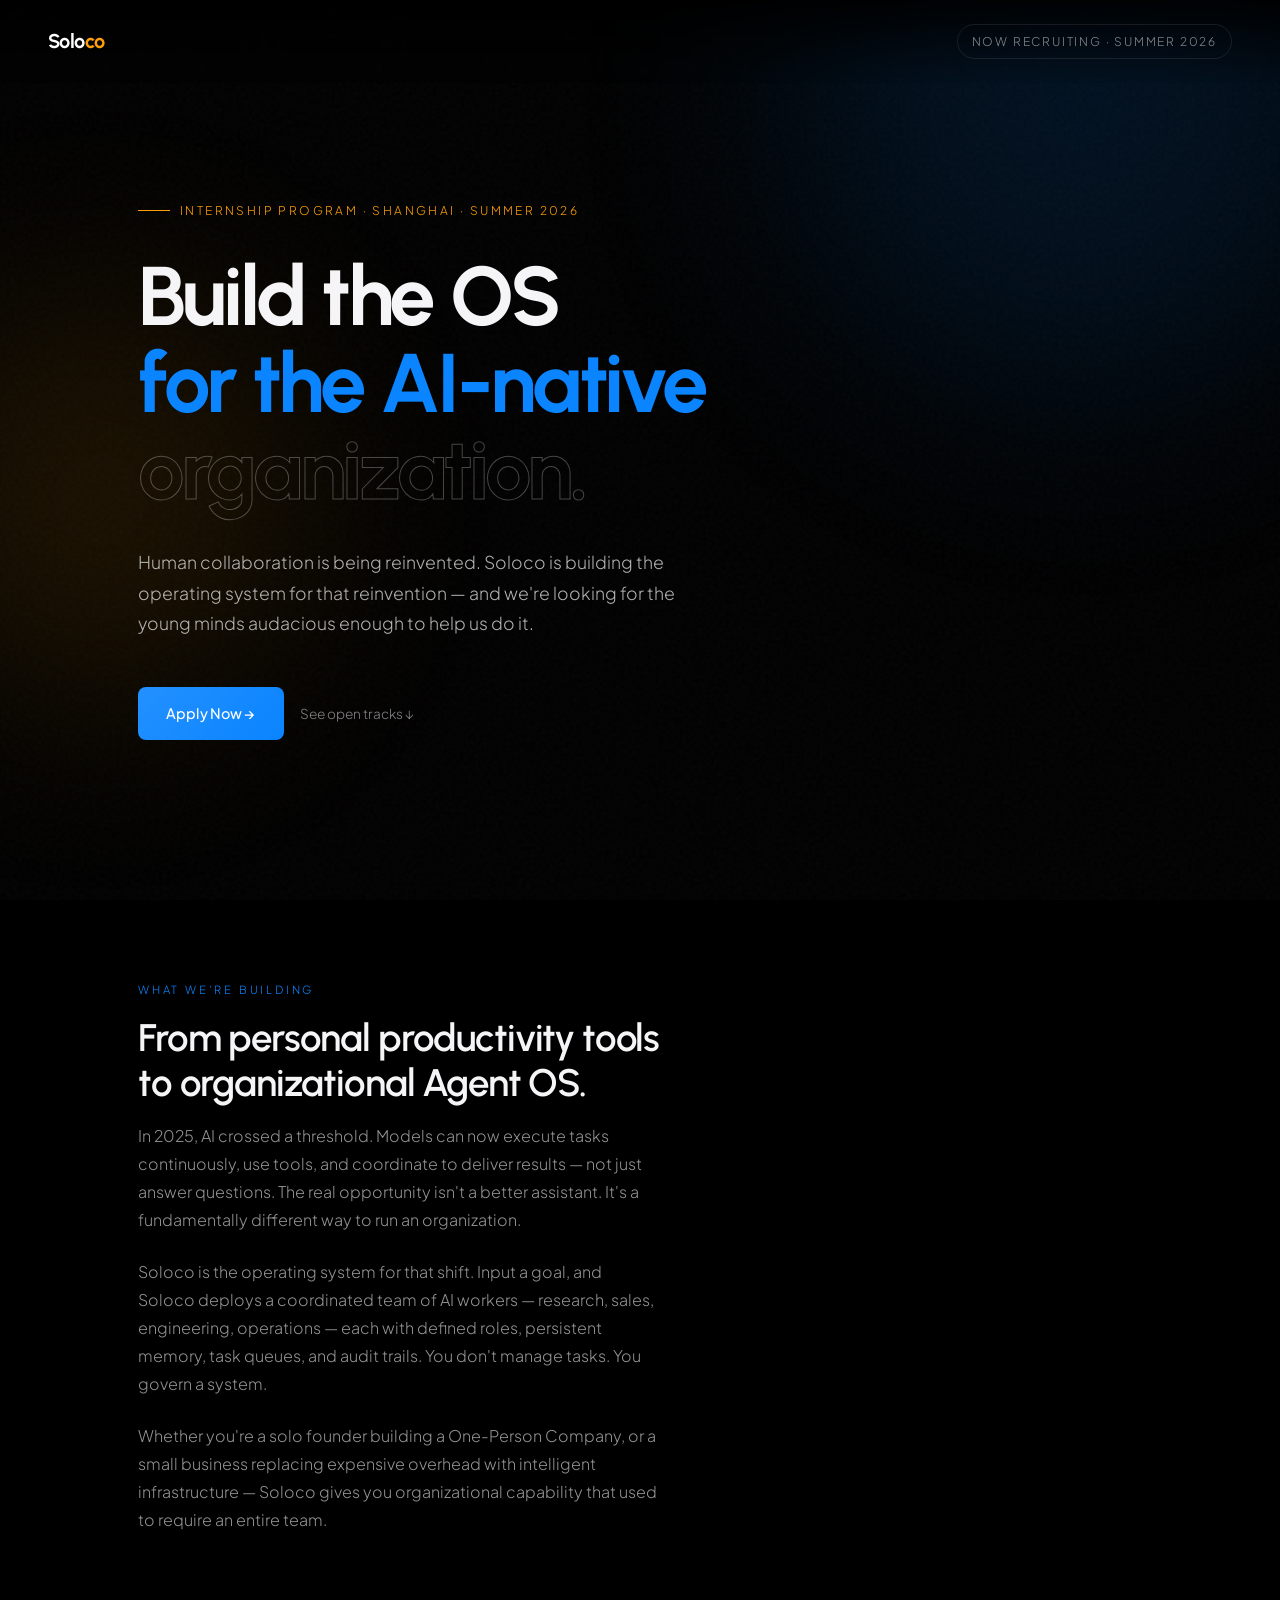
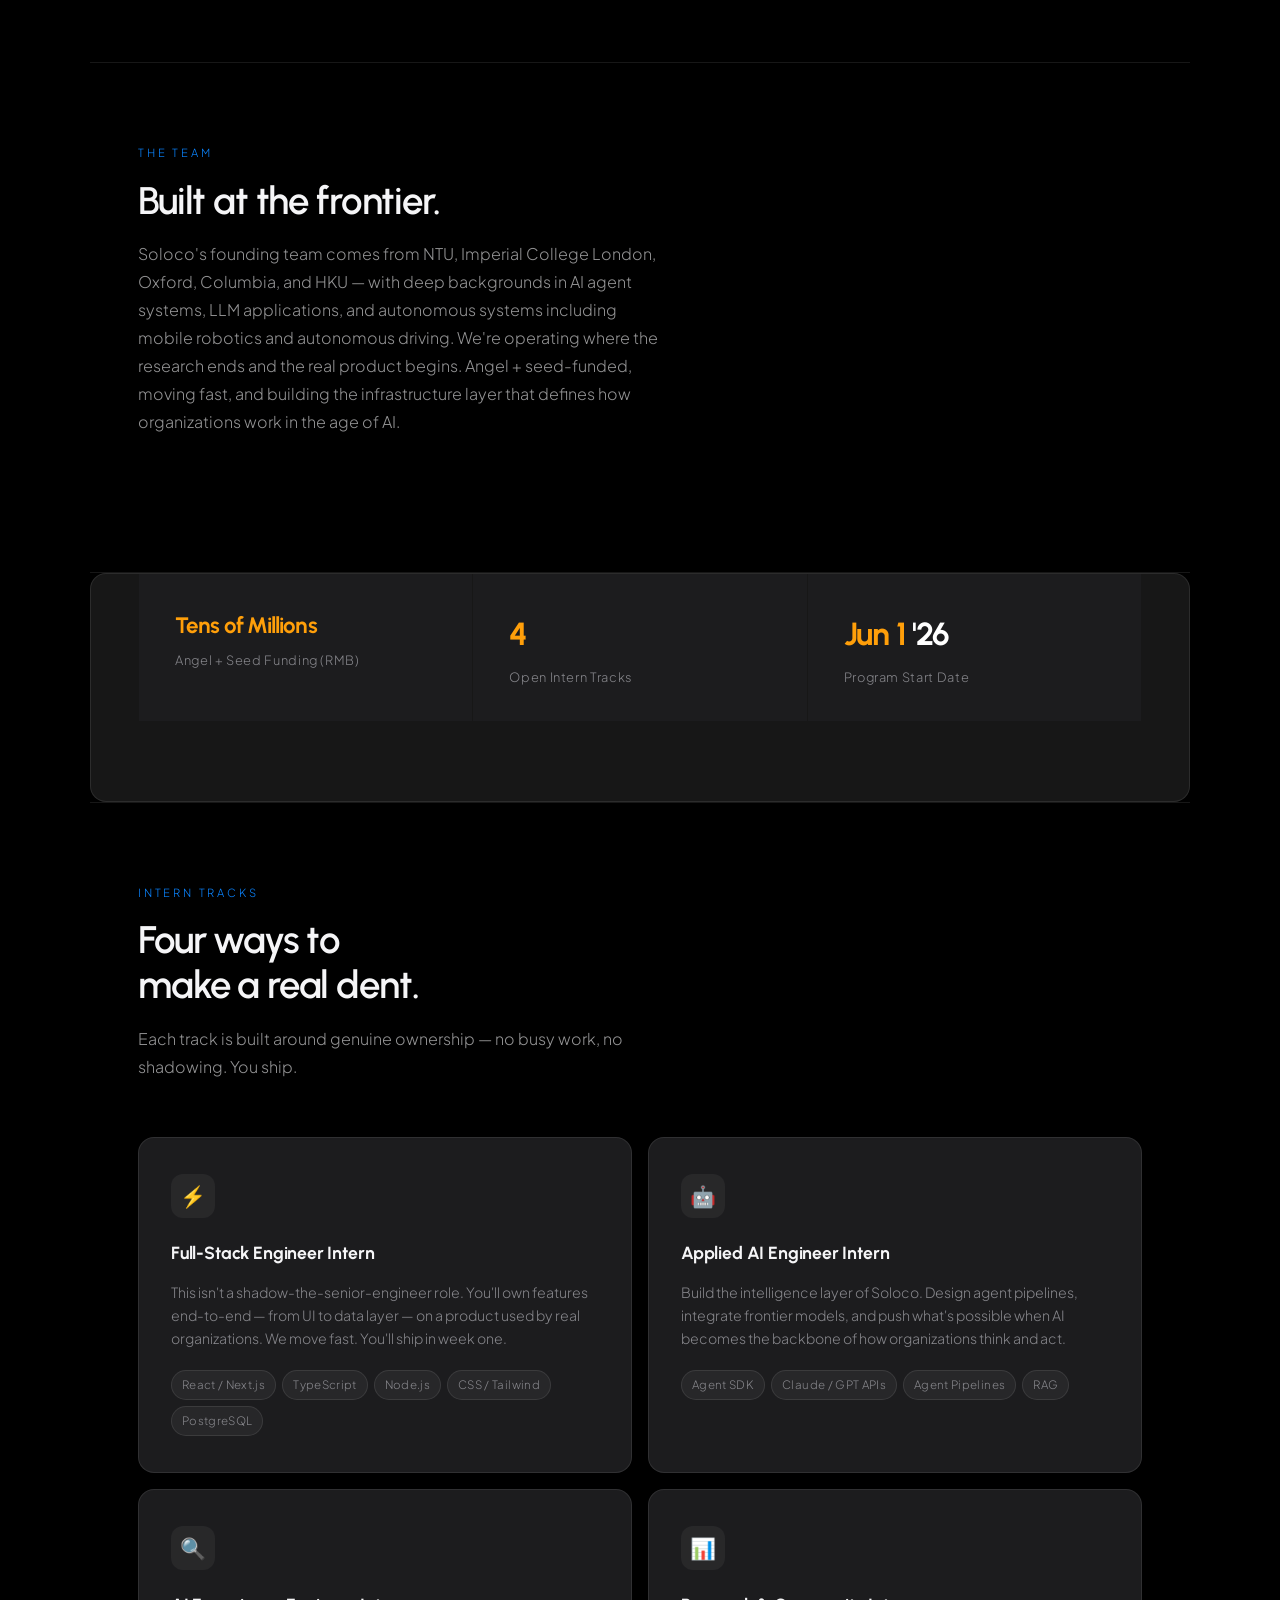
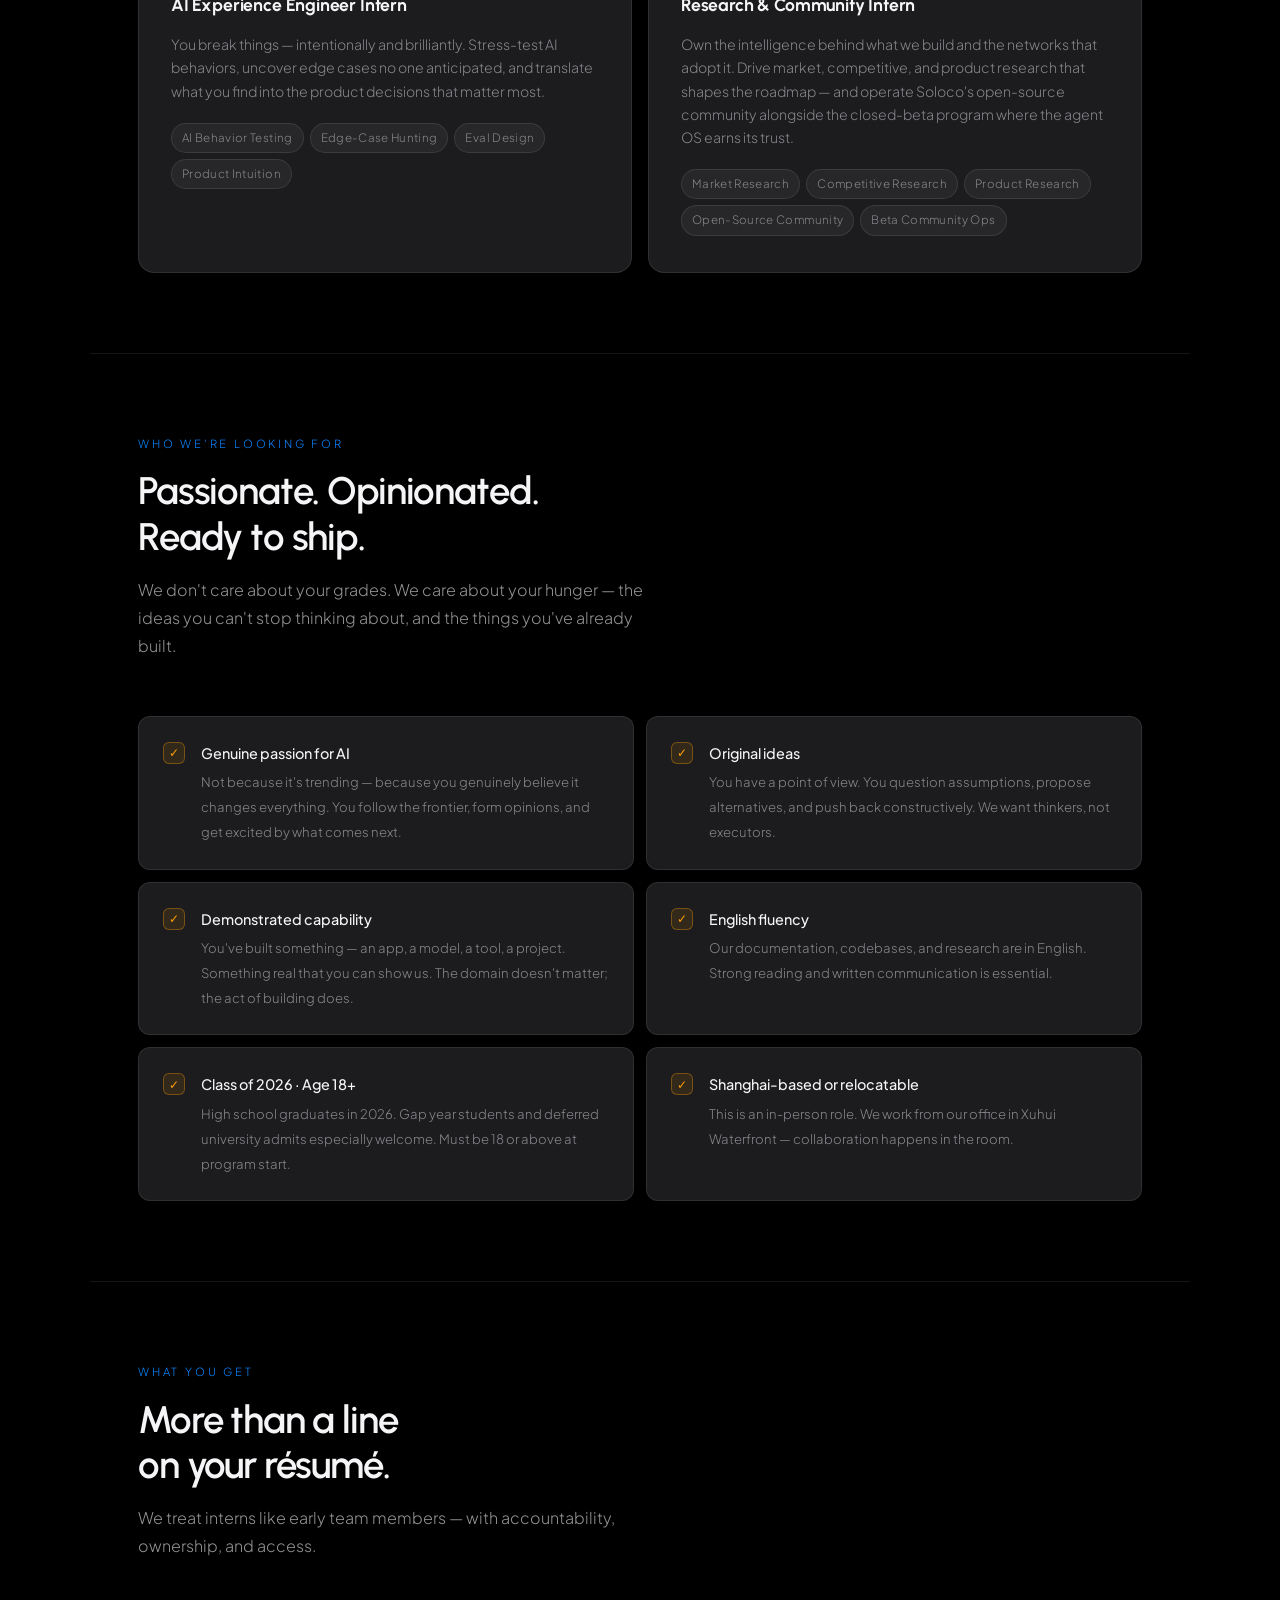
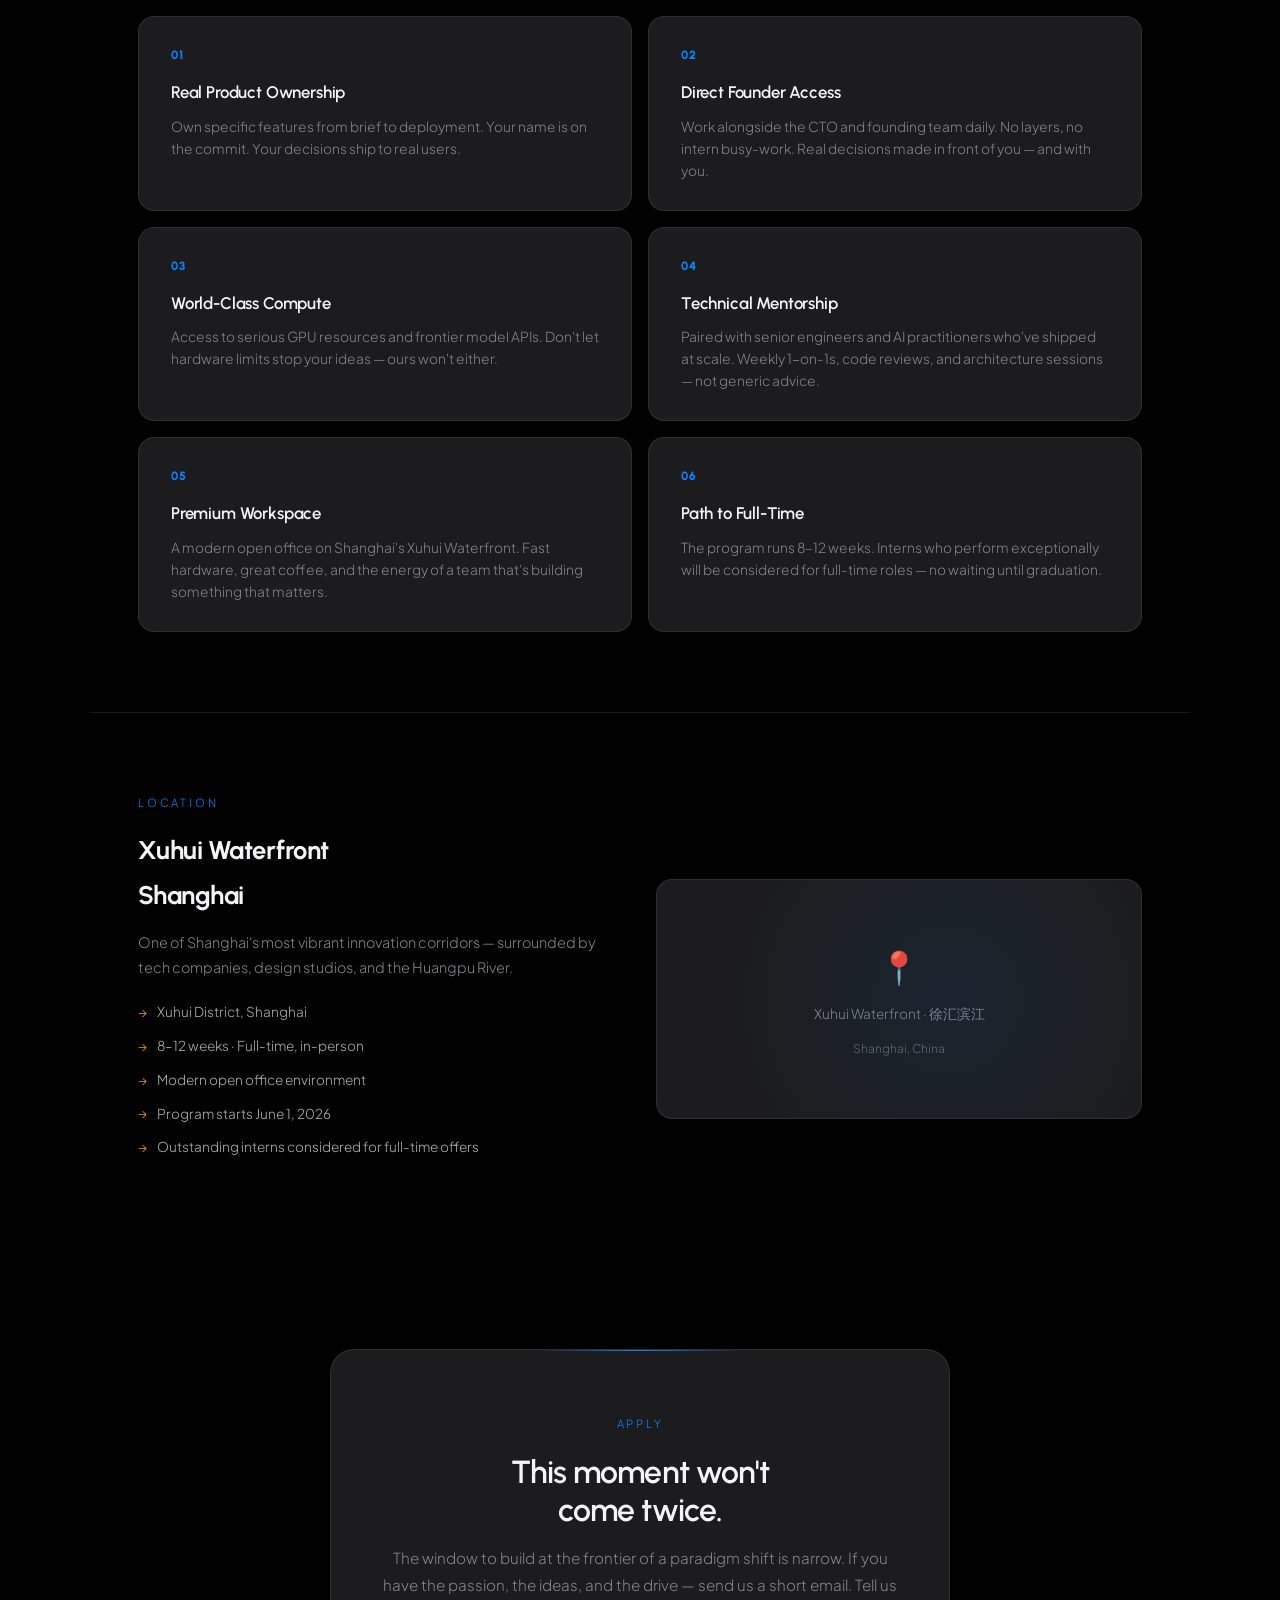
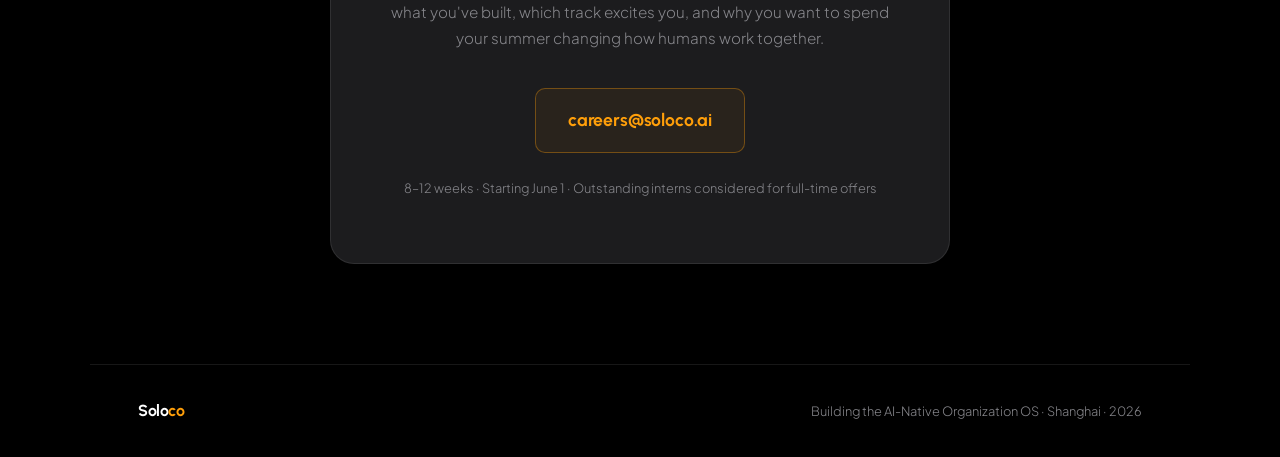
<file: soloco-internship.html>
<!DOCTYPE html>
<html lang="en" style="background:#000000; color:#F5F5F7;">
<head>
<meta charset="UTF-8">
<meta name="viewport" content="width=device-width, initial-scale=1.0">
<title>Soloco — Build the Future of Work</title>
<link href="https://fonts.googleapis.com/css2?family=Urbanist:ital,wght@0,200;0,300;0,400;0,500;0,600;0,700;0,800;0,900;1,300&family=Plus+Jakarta+Sans:wght@300;400;500&display=swap" rel="stylesheet">
<style>
  :root {
    --bg: #000000;
    --surface: #111111;
    --border: rgba(255,255,255,0.09);
    --accent: #0A84FF;      /* Apple blue — safe for deuteranopia & protanopia */
    --accent2: #FF9F0A;     /* Apple orange — max contrast vs blue for all CVD types */
    --text: #F5F5F7;        /* Apple off-white */
    --muted: #86868B;       /* Apple secondary label */
    --card: #1C1C1E;        /* Apple grouped background */
  }

  * { margin: 0; padding: 0; box-sizing: border-box; }

  html, body {
    background: #000000 !important;
    color: #F5F5F7 !important;
  }

  body {
    background: #000000 !important;
    color: #F5F5F7 !important;
    font-family: 'Plus Jakarta Sans', -apple-system, sans-serif;
    font-weight: 300;
    line-height: 1.75;
    overflow-x: hidden;
  }

  /* ── NOISE TEXTURE ── */
  body::before {
    content: '';
    position: fixed;
    inset: 0;
    background-image: url("data:image/svg+xml,%3Csvg viewBox='0 0 256 256' xmlns='http://www.w3.org/2000/svg'%3E%3Cfilter id='noise'%3E%3CfeTurbulence type='fractalNoise' baseFrequency='0.9' numOctaves='4' stitchTiles='stitch'/%3E%3C/filter%3E%3Crect width='100%25' height='100%25' filter='url(%23noise)' opacity='0.03'/%3E%3C/svg%3E");
    pointer-events: none;
    z-index: 0;
  }

  /* ── GLOW ORBS ── */
  .orb {
    position: fixed;
    border-radius: 50%;
    filter: blur(120px);
    opacity: 0.12;
    pointer-events: none;
    z-index: 0;
  }
  .orb-1 { width: 600px; height: 600px; background: var(--accent); top: -200px; right: -100px; }
  .orb-2 { width: 400px; height: 400px; background: var(--accent2); bottom: 200px; left: -100px; }

  /* ── NAV ── */
  nav {
    position: fixed;
    top: 0; left: 0; right: 0;
    padding: 24px 48px;
    display: flex;
    justify-content: space-between;
    align-items: center;
    z-index: 100;
    background: linear-gradient(to bottom, rgba(0,0,0,0.88), transparent);
    backdrop-filter: blur(4px);
  }

  .logo {
    font-family: 'Urbanist', -apple-system, sans-serif;
    font-weight: 700;
    font-size: 1.25rem;
    letter-spacing: -0.03em;
    color: #fff;
  }

  .logo span {
    color: var(--accent2);
  }

  .nav-tag {
    font-size: 0.75rem;
    letter-spacing: 0.15em;
    text-transform: uppercase;
    color: var(--muted);
    border: 1px solid var(--border);
    padding: 6px 14px;
    border-radius: 100px;
  }

  /* ── HERO ── */
  .hero {
    position: relative;
    min-height: 100vh;
    display: flex;
    flex-direction: column;
    justify-content: center;
    padding: 120px 48px 80px;
    max-width: 1100px;
    margin: 0 auto;
    z-index: 1;
  }

  .hero-eyebrow {
    display: inline-flex;
    align-items: center;
    gap: 10px;
    font-size: 0.75rem;
    letter-spacing: 0.2em;
    text-transform: uppercase;
    color: var(--accent2);
    margin-bottom: 32px;
    opacity: 0;
    animation: fadeUp 0.8s 0.1s ease forwards;
  }

  .hero-eyebrow::before {
    content: '';
    display: block;
    width: 32px;
    height: 1px;
    background: var(--accent2);
  }

  h1 {
    font-family: 'Urbanist', -apple-system, sans-serif;
    font-weight: 700;
    font-size: clamp(2.8rem, 6.5vw, 5.5rem);
    line-height: 1.05;
    letter-spacing: -0.04em;
    margin-bottom: 32px;
    opacity: 0;
    animation: fadeUp 0.8s 0.25s ease forwards;
  }

  h1 .line-2 {
    color: var(--accent);
  }

  h1 .line-3 {
    -webkit-text-stroke: 1px rgba(245,245,247,0.28);
    color: transparent;
  }

  .hero-desc {
    max-width: 560px;
    font-size: 1.1rem;
    color: rgba(245,245,247,0.72);
    margin-bottom: 48px;
    opacity: 0;
    animation: fadeUp 0.8s 0.4s ease forwards;
  }

  .hero-cta {
    display: flex;
    gap: 16px;
    align-items: center;
    flex-wrap: wrap;
    opacity: 0;
    animation: fadeUp 0.8s 0.55s ease forwards;
  }

  .btn-primary {
    background: var(--accent);
    color: #fff;
    font-family: 'Plus Jakarta Sans', -apple-system, sans-serif;
    font-weight: 500;
    font-size: 0.9rem;
    padding: 14px 28px;
    border-radius: 8px;
    text-decoration: none;
    letter-spacing: 0.01em;
    transition: all 0.2s;
    position: relative;
    overflow: hidden;
  }

  .btn-primary::after {
    content: '';
    position: absolute;
    inset: 0;
    background: linear-gradient(135deg, rgba(255,255,255,0.1), transparent);
  }

  .btn-primary:hover {
    transform: translateY(-2px);
    box-shadow: 0 8px 32px rgba(10,132,255,0.4);
  }

  .btn-ghost {
    color: var(--muted);
    font-size: 0.85rem;
    text-decoration: none;
    display: flex;
    align-items: center;
    gap: 6px;
    transition: color 0.2s;
  }
  .btn-ghost:hover { color: var(--text); }

  /* ── STATS STRIP ── */
  .stats-strip {
    position: relative;
    z-index: 1;
    max-width: 1100px;
    margin: 0 auto;
    padding: 0 48px 80px;
    display: grid;
    grid-template-columns: repeat(3, 1fr);
    gap: 1px;
    background: var(--border);
    border: 1px solid var(--border);
    border-radius: 16px;
    overflow: hidden;
    opacity: 0;
    animation: fadeUp 0.8s 0.7s ease forwards;
  }

  .stat {
    background: var(--card);
    padding: 32px 36px;
  }

  .stat-value {
    font-family: 'Urbanist', -apple-system, sans-serif;
    font-weight: 700;
    font-size: 2rem;
    letter-spacing: -0.04em;
    color: #fff;
    margin-bottom: 4px;
  }

  .stat-value span { color: var(--accent2); }

  .stat-label {
    font-size: 0.8rem;
    color: var(--muted);
    letter-spacing: 0.05em;
  }

  /* ── SECTION ── */
  section {
    position: relative;
    z-index: 1;
    max-width: 1100px;
    margin: 0 auto;
    padding: 80px 48px;
  }

  .section-label {
    font-size: 0.7rem;
    letter-spacing: 0.25em;
    text-transform: uppercase;
    color: var(--accent);
    margin-bottom: 16px;
  }

  h2 {
    font-family: 'Urbanist', -apple-system, sans-serif;
    font-weight: 600;
    font-size: clamp(1.8rem, 3vw, 2.4rem);
    letter-spacing: -0.03em;
    line-height: 1.18;
    margin-bottom: 16px;
  }

  .section-sub {
    color: rgba(245,245,247,0.6);
    max-width: 520px;
    margin-bottom: 56px;
    font-size: 1rem;
  }

  /* ── TRACKS ── */
  .tracks {
    display: grid;
    grid-template-columns: repeat(2, 1fr);
    gap: 16px;
  }

  .track-card {
    background: var(--card);
    border: 1px solid var(--border);
    border-radius: 16px;
    padding: 36px 32px;
    transition: all 0.3s;
    position: relative;
    overflow: hidden;
  }

  .track-card::before {
    content: '';
    position: absolute;
    top: 0; left: 0; right: 0;
    height: 2px;
    background: var(--track-color, var(--accent));
    transform: scaleX(0);
    transition: transform 0.3s;
    transform-origin: left;
  }

  .track-card:hover { border-color: rgba(255,255,255,0.12); transform: translateY(-4px); }
  .track-card:hover::before { transform: scaleX(1); }

  .track-card:nth-child(1) { --track-color: var(--accent); }
  .track-card:nth-child(2) { --track-color: var(--accent2); }
  .track-card:nth-child(3) { --track-color: #FF6B35; }
  .track-card:nth-child(4) { --track-color: #30D158; }

  .track-icon {
    width: 44px;
    height: 44px;
    border-radius: 12px;
    background: rgba(255,255,255,0.05);
    display: flex;
    align-items: center;
    justify-content: center;
    font-size: 1.3rem;
    margin-bottom: 20px;
  }

  .track-title {
    font-family: 'Urbanist', -apple-system, sans-serif;
    font-weight: 700;
    font-size: 1.1rem;
    margin-bottom: 12px;
    letter-spacing: -0.01em;
  }

  .track-desc {
    font-size: 0.88rem;
    color: var(--muted);
    line-height: 1.65;
  }

  .track-tags {
    display: flex;
    flex-wrap: wrap;
    gap: 6px;
    margin-top: 20px;
  }

  .tag {
    font-size: 0.72rem;
    background: rgba(255,255,255,0.05);
    border: 1px solid var(--border);
    padding: 4px 10px;
    border-radius: 100px;
    color: var(--muted);
    letter-spacing: 0.03em;
  }

  /* ── WHO WE WANT ── */
  .qualities {
    display: grid;
    grid-template-columns: 1fr 1fr;
    gap: 12px;
  }

  .quality-item {
    display: flex;
    align-items: flex-start;
    gap: 16px;
    padding: 24px;
    background: var(--card);
    border: 1px solid var(--border);
    border-radius: 12px;
    font-size: 0.9rem;
  }

  .quality-check {
    width: 22px;
    height: 22px;
    border-radius: 6px;
    background: rgba(255,159,10,0.1);
    border: 1px solid rgba(255,159,10,0.35);
    display: flex;
    align-items: center;
    justify-content: center;
    flex-shrink: 0;
    margin-top: 1px;
    color: var(--accent2);
    font-size: 0.75rem;
  }

  .quality-text strong {
    display: block;
    font-weight: 500;
    color: var(--text);
    margin-bottom: 3px;
    font-size: 0.9rem;
  }

  .quality-text span {
    color: var(--muted);
    font-size: 0.82rem;
    line-height: 1.5;
  }

  /* ── WHAT YOU GET ── */
  .perks-grid {
    display: grid;
    grid-template-columns: repeat(2, 1fr);
    gap: 16px;
  }

  .perk {
    padding: 28px 32px;
    background: var(--card);
    border: 1px solid var(--border);
    border-radius: 16px;
  }

  .perk-num {
    font-family: 'Urbanist', -apple-system, sans-serif;
    font-weight: 800;
    font-size: 0.75rem;
    color: var(--accent);
    letter-spacing: 0.1em;
    margin-bottom: 12px;
  }

  .perk-title {
    font-family: 'Urbanist', -apple-system, sans-serif;
    font-weight: 600;
    font-size: 1.05rem;
    margin-bottom: 8px;
    letter-spacing: -0.01em;
  }

  .perk-desc {
    font-size: 0.86rem;
    color: var(--muted);
    line-height: 1.6;
  }

  /* ── LOCATION ── */
  .location-block {
    display: grid;
    grid-template-columns: 1fr 1fr;
    gap: 32px;
    align-items: center;
  }

  .location-info h3 {
    font-family: 'Urbanist', -apple-system, sans-serif;
    font-weight: 700;
    font-size: 1.6rem;
    letter-spacing: -0.02em;
    margin-bottom: 12px;
  }

  .location-info p {
    color: var(--muted);
    font-size: 0.9rem;
    margin-bottom: 20px;
  }

  .location-detail {
    display: flex;
    align-items: center;
    gap: 10px;
    font-size: 0.85rem;
    color: rgba(245,245,247,0.72);
    margin-bottom: 10px;
  }

  .location-detail::before {
    content: '→';
    color: var(--accent2);
    font-size: 0.8rem;
  }

  .map-placeholder {
    background: var(--card);
    border: 1px solid var(--border);
    border-radius: 16px;
    height: 240px;
    display: flex;
    flex-direction: column;
    align-items: center;
    justify-content: center;
    gap: 8px;
    color: var(--muted);
    font-size: 0.85rem;
    position: relative;
    overflow: hidden;
  }

  .map-placeholder::after {
    content: '';
    position: absolute;
    inset: 0;
    background: radial-gradient(circle at 60% 50%, rgba(10,132,255,0.08), transparent 70%);
  }

  .map-icon { font-size: 2rem; }

  /* ── APPLY CTA ── */
  .apply-section {
    text-align: center;
    padding: 100px 48px;
    position: relative;
    z-index: 1;
  }

  .apply-inner {
    max-width: 620px;
    margin: 0 auto;
    background: var(--card);
    border: 1px solid var(--border);
    border-radius: 24px;
    padding: 64px 48px;
    position: relative;
    overflow: hidden;
  }

  .apply-inner::before {
    content: '';
    position: absolute;
    top: 0; left: 50%;
    transform: translateX(-50%);
    width: 200px;
    height: 1px;
    background: linear-gradient(90deg, transparent, var(--accent), transparent);
  }

  .apply-inner h2 {
    font-size: 2rem;
    margin-bottom: 16px;
  }

  .apply-inner p {
    color: var(--muted);
    margin-bottom: 36px;
    font-size: 0.95rem;
  }

  .apply-email {
    display: inline-block;
    font-family: 'Urbanist', -apple-system, sans-serif;
    font-weight: 700;
    font-size: 1.1rem;
    color: var(--accent2);
    text-decoration: none;
    letter-spacing: -0.01em;
    padding: 16px 32px;
    border: 1px solid rgba(255,159,10,0.35);
    border-radius: 10px;
    transition: all 0.2s;
    background: rgba(255,159,10,0.06);
  }

  .apply-email:hover {
    background: rgba(255,159,10,0.1);
    border-color: rgba(255,159,10,0.55);
    transform: translateY(-2px);
  }

  .apply-note {
    margin-top: 24px;
    font-size: 0.8rem;
    color: var(--muted);
  }

  /* ── DIVIDER ── */
  .divider {
    max-width: 1100px;
    margin: 0 auto;
    padding: 0 48px;
    height: 1px;
    background: var(--border);
  }

  /* ── FOOTER ── */
  footer {
    position: relative;
    z-index: 1;
    max-width: 1100px;
    margin: 0 auto;
    padding: 32px 48px;
    display: flex;
    justify-content: space-between;
    align-items: center;
    font-size: 0.8rem;
    color: var(--muted);
  }

  /* ── ANIMATIONS ── */
  @keyframes fadeUp {
    from { opacity: 0; transform: translateY(24px); }
    to { opacity: 1; transform: translateY(0); }
  }

  /* ── PRINT / PDF ── */
  @media print {
    * {
      -webkit-print-color-adjust: exact !important;
      print-color-adjust: exact !important;
      color-adjust: exact !important;
    }
    .orb { display: none; }
    nav { position: relative; }
    body::before { display: none; }
  }

  /* ── RESPONSIVE ── */
  @media (max-width: 768px) {
    nav { padding: 20px 24px; }
    .hero { padding: 100px 24px 60px; }
    h1 { font-size: 2.8rem; }
    .stats-strip { grid-template-columns: 1fr; padding: 0 24px 60px; }
    section { padding: 60px 24px; }
    .tracks { grid-template-columns: 1fr; }
    .qualities { grid-template-columns: 1fr; }
    .perks-grid { grid-template-columns: 1fr; }
    .location-block { grid-template-columns: 1fr; }
    .apply-inner { padding: 40px 28px; }
    footer { flex-direction: column; gap: 8px; text-align: center; }
  }
</style>
</head>
<body>

<div class="orb orb-1"></div>
<div class="orb orb-2"></div>

<!-- NAV -->
<nav>
  <div class="logo">Solo<span>co</span></div>
  <div class="nav-tag">Now Recruiting · Summer 2026</div>
</nav>

<!-- HERO -->
<div class="hero">
  <div class="hero-eyebrow">Internship Program · Shanghai · Summer 2026</div>
  <h1>
    Build the OS<br>
    <span class="line-2">for the AI-native</span><br>
    <span class="line-3">organization.</span>
  </h1>
  <p class="hero-desc">
    Human collaboration is being reinvented. Soloco is building the operating system for that reinvention — and we're looking for the young minds audacious enough to help us do it.
  </p>
  <div class="hero-cta">
    <a href="#apply" class="btn-primary">Apply Now →</a>
    <a href="#tracks" class="btn-ghost">See open tracks ↓</a>
  </div>
</div>

<!-- ABOUT -->
<section>
  <div class="section-label">What We're Building</div>
  <h2>From personal productivity tools<br>to organizational Agent OS.</h2>
  <p class="section-sub">
    In 2025, AI crossed a threshold. Models can now execute tasks continuously, use tools, and coordinate to deliver results — not just answer questions. The real opportunity isn't a better assistant. It's a fundamentally different way to run an organization.
  </p>
  <p class="section-sub" style="margin-top:-32px;">
    Soloco is the operating system for that shift. Input a goal, and Soloco deploys a coordinated team of AI workers — research, sales, engineering, operations — each with defined roles, persistent memory, task queues, and audit trails. You don't manage tasks. You govern a system.
  </p>
  <p class="section-sub" style="margin-top:-32px; margin-bottom: 48px;">
    Whether you're a solo founder building a One-Person Company, or a small business replacing expensive overhead with intelligent infrastructure — Soloco gives you organizational capability that used to require an entire team.
  </p>
</section>

<div class="divider"></div>

<!-- TEAM -->
<section>
  <div class="section-label">The Team</div>
  <h2>Built at the frontier.</h2>
  <p class="section-sub">
    Soloco's founding team comes from NTU, Imperial College London, Oxford, Columbia, and HKU — with deep backgrounds in AI agent systems, LLM applications, and autonomous systems including mobile robotics and autonomous driving. We're operating where the research ends and the real product begins. Angel + seed-funded, moving fast, and building the infrastructure layer that defines how organizations work in the age of AI.
  </p>

</section>

<div class="divider"></div>

<!-- STATS -->
<div class="stats-strip">
  <div class="stat">
    <div class="stat-value" style="font-size:1.4rem"><span>Tens of Millions</span></div>
    <div class="stat-label">Angel + Seed Funding (RMB)</div>
  </div>
  <div class="stat">
    <div class="stat-value"><span>4</span></div>
    <div class="stat-label">Open Intern Tracks</div>
  </div>
  <div class="stat">
    <div class="stat-value"><span>Jun 1</span> '26</div>
    <div class="stat-label">Program Start Date</div>
  </div>
</div>

<div class="divider"></div>

<!-- TRACKS -->
<section id="tracks">
  <div class="section-label">Intern Tracks</div>
  <h2>Four ways to<br>make a real dent.</h2>
  <p class="section-sub">Each track is built around genuine ownership — no busy work, no shadowing. You ship.</p>
  <div class="tracks">

    <div class="track-card">
      <div class="track-icon">⚡</div>
      <div class="track-title">Full-Stack Engineer Intern</div>
      <div class="track-desc">
        This isn't a shadow-the-senior-engineer role. You'll own features end-to-end — from UI to data layer — on a product used by real organizations. We move fast. You'll ship in week one.
      </div>
      <div class="track-tags">
        <span class="tag">React / Next.js</span>
        <span class="tag">TypeScript</span>
        <span class="tag">Node.js</span>
        <span class="tag">CSS / Tailwind</span>
        <span class="tag">PostgreSQL</span>
      </div>
    </div>

    <div class="track-card">
      <div class="track-icon">🤖</div>
      <div class="track-title">Applied AI Engineer Intern</div>
      <div class="track-desc">
        Build the intelligence layer of Soloco. Design agent pipelines, integrate frontier models, and push what's possible when AI becomes the backbone of how organizations think and act.
      </div>
      <div class="track-tags">
        <span class="tag">Agent SDK</span>
        <span class="tag">Claude / GPT APIs</span>
        <span class="tag">Agent Pipelines</span>
        <span class="tag">RAG</span>
      </div>
    </div>

    <div class="track-card">
      <div class="track-icon">🔍</div>
      <div class="track-title">AI Experience Engineer Intern</div>
      <div class="track-desc">
        You break things — intentionally and brilliantly. Stress-test AI behaviors, uncover edge cases no one anticipated, and translate what you find into the product decisions that matter most.
      </div>
      <div class="track-tags">
        <span class="tag">AI Behavior Testing</span>
        <span class="tag">Edge-Case Hunting</span>
        <span class="tag">Eval Design</span>
        <span class="tag">Product Intuition</span>
      </div>
    </div>

    <div class="track-card">
      <div class="track-icon">📊</div>
      <div class="track-title">Research & Community Intern</div>
      <div class="track-desc">
        Own the intelligence behind what we build and the networks that adopt it. Drive market, competitive, and product research that shapes the roadmap — and operate Soloco's open-source community alongside the closed-beta program where the agent OS earns its trust.
      </div>
      <div class="track-tags">
        <span class="tag">Market Research</span>
        <span class="tag">Competitive Research</span>
        <span class="tag">Product Research</span>
        <span class="tag">Open-Source Community</span>
        <span class="tag">Beta Community Ops</span>
      </div>
    </div>

  </div>
</section>

<div class="divider"></div>

<!-- WHO WE WANT -->
<section>
  <div class="section-label">Who We're Looking For</div>
  <h2>Passionate. Opinionated.<br>Ready to ship.</h2>
  <p class="section-sub">We don't care about your grades. We care about your hunger — the ideas you can't stop thinking about, and the things you've already built.</p>
  <div class="qualities">
    <div class="quality-item">
      <div class="quality-check">✓</div>
      <div class="quality-text">
        <strong>Genuine passion for AI</strong>
        <span>Not because it's trending — because you genuinely believe it changes everything. You follow the frontier, form opinions, and get excited by what comes next.</span>
      </div>
    </div>
    <div class="quality-item">
      <div class="quality-check">✓</div>
      <div class="quality-text">
        <strong>Original ideas</strong>
        <span>You have a point of view. You question assumptions, propose alternatives, and push back constructively. We want thinkers, not executors.</span>
      </div>
    </div>
    <div class="quality-item">
      <div class="quality-check">✓</div>
      <div class="quality-text">
        <strong>Demonstrated capability</strong>
        <span>You've built something — an app, a model, a tool, a project. Something real that you can show us. The domain doesn't matter; the act of building does.</span>
      </div>
    </div>
    <div class="quality-item">
      <div class="quality-check">✓</div>
      <div class="quality-text">
        <strong>English fluency</strong>
        <span>Our documentation, codebases, and research are in English. Strong reading and written communication is essential.</span>
      </div>
    </div>
    <div class="quality-item">
      <div class="quality-check">✓</div>
      <div class="quality-text">
        <strong>Class of 2026 · Age 18+</strong>
        <span>High school graduates in 2026. Gap year students and deferred university admits especially welcome. Must be 18 or above at program start.</span>
      </div>
    </div>
    <div class="quality-item">
      <div class="quality-check">✓</div>
      <div class="quality-text">
        <strong>Shanghai-based or relocatable</strong>
        <span>This is an in-person role. We work from our office in Xuhui Waterfront — collaboration happens in the room.</span>
      </div>
    </div>
  </div>
</section>

<div class="divider"></div>

<!-- WHAT YOU GET -->
<section>
  <div class="section-label">What You Get</div>
  <h2>More than a line<br>on your résumé.</h2>
  <p class="section-sub">We treat interns like early team members — with accountability, ownership, and access.</p>
  <div class="perks-grid">
    <div class="perk">
      <div class="perk-num">01</div>
      <div class="perk-title">Real Product Ownership</div>
      <div class="perk-desc">Own specific features from brief to deployment. Your name is on the commit. Your decisions ship to real users.</div>
    </div>
    <div class="perk">
      <div class="perk-num">02</div>
      <div class="perk-title">Direct Founder Access</div>
      <div class="perk-desc">Work alongside the CTO and founding team daily. No layers, no intern busy-work. Real decisions made in front of you — and with you.</div>
    </div>
    <div class="perk">
      <div class="perk-num">03</div>
      <div class="perk-title">World-Class Compute</div>
      <div class="perk-desc">Access to serious GPU resources and frontier model APIs. Don't let hardware limits stop your ideas — ours won't either.</div>
    </div>
    <div class="perk">
      <div class="perk-num">04</div>
      <div class="perk-title">Technical Mentorship</div>
      <div class="perk-desc">Paired with senior engineers and AI practitioners who've shipped at scale. Weekly 1-on-1s, code reviews, and architecture sessions — not generic advice.</div>
    </div>
    <div class="perk">
      <div class="perk-num">05</div>
      <div class="perk-title">Premium Workspace</div>
      <div class="perk-desc">A modern open office on Shanghai's Xuhui Waterfront. Fast hardware, great coffee, and the energy of a team that's building something that matters.</div>
    </div>
    <div class="perk">
      <div class="perk-num">06</div>
      <div class="perk-title">Path to Full-Time</div>
      <div class="perk-desc">The program runs 8–12 weeks. Interns who perform exceptionally will be considered for full-time roles — no waiting until graduation.</div>
    </div>
  </div>
</section>

<div class="divider"></div>

<!-- LOCATION -->
<section>
  <div class="section-label">Location</div>
  <div class="location-block">
    <div class="location-info">
      <h3>Xuhui Waterfront<br>Shanghai</h3>
      <p>One of Shanghai's most vibrant innovation corridors — surrounded by tech companies, design studios, and the Huangpu River.</p>
      <div class="location-detail">Xuhui District, Shanghai</div>
      <div class="location-detail">8–12 weeks · Full-time, in-person</div>
      <div class="location-detail">Modern open office environment</div>
      <div class="location-detail">Program starts June 1, 2026</div>
      <div class="location-detail">Outstanding interns considered for full-time offers</div>
    </div>
    <div class="map-placeholder">
      <div class="map-icon">📍</div>
      <div>Xuhui Waterfront · 徐汇滨江</div>
      <div style="font-size:0.75rem; margin-top:4px; color:rgba(134,134,139,0.7)">Shanghai, China</div>
    </div>
  </div>
</section>

<!-- APPLY -->
<div class="apply-section" id="apply">
  <div class="apply-inner">
    <div class="section-label" style="text-align:center; margin-bottom:20px;">Apply</div>
    <h2>This moment won't<br>come twice.</h2>
    <p>The window to build at the frontier of a paradigm shift is narrow. If you have the passion, the ideas, and the drive — send us a short email. Tell us what you've built, which track excites you, and why you want to spend your summer changing how humans work together.</p>
    <a href="mailto:careers@soloco.ai" class="apply-email">careers@soloco.ai</a>
    <div class="apply-note">8–12 weeks · Starting June 1 · Outstanding interns considered for full-time offers</div>
  </div>
</div>

<div class="divider"></div>

<footer>
  <div class="logo" style="font-size:1rem;">Solo<span style="color:var(--accent2)">co</span></div>
  <div>Building the AI-Native Organization OS · Shanghai · 2026</div>
</footer>

</body>
</html>
</file>
